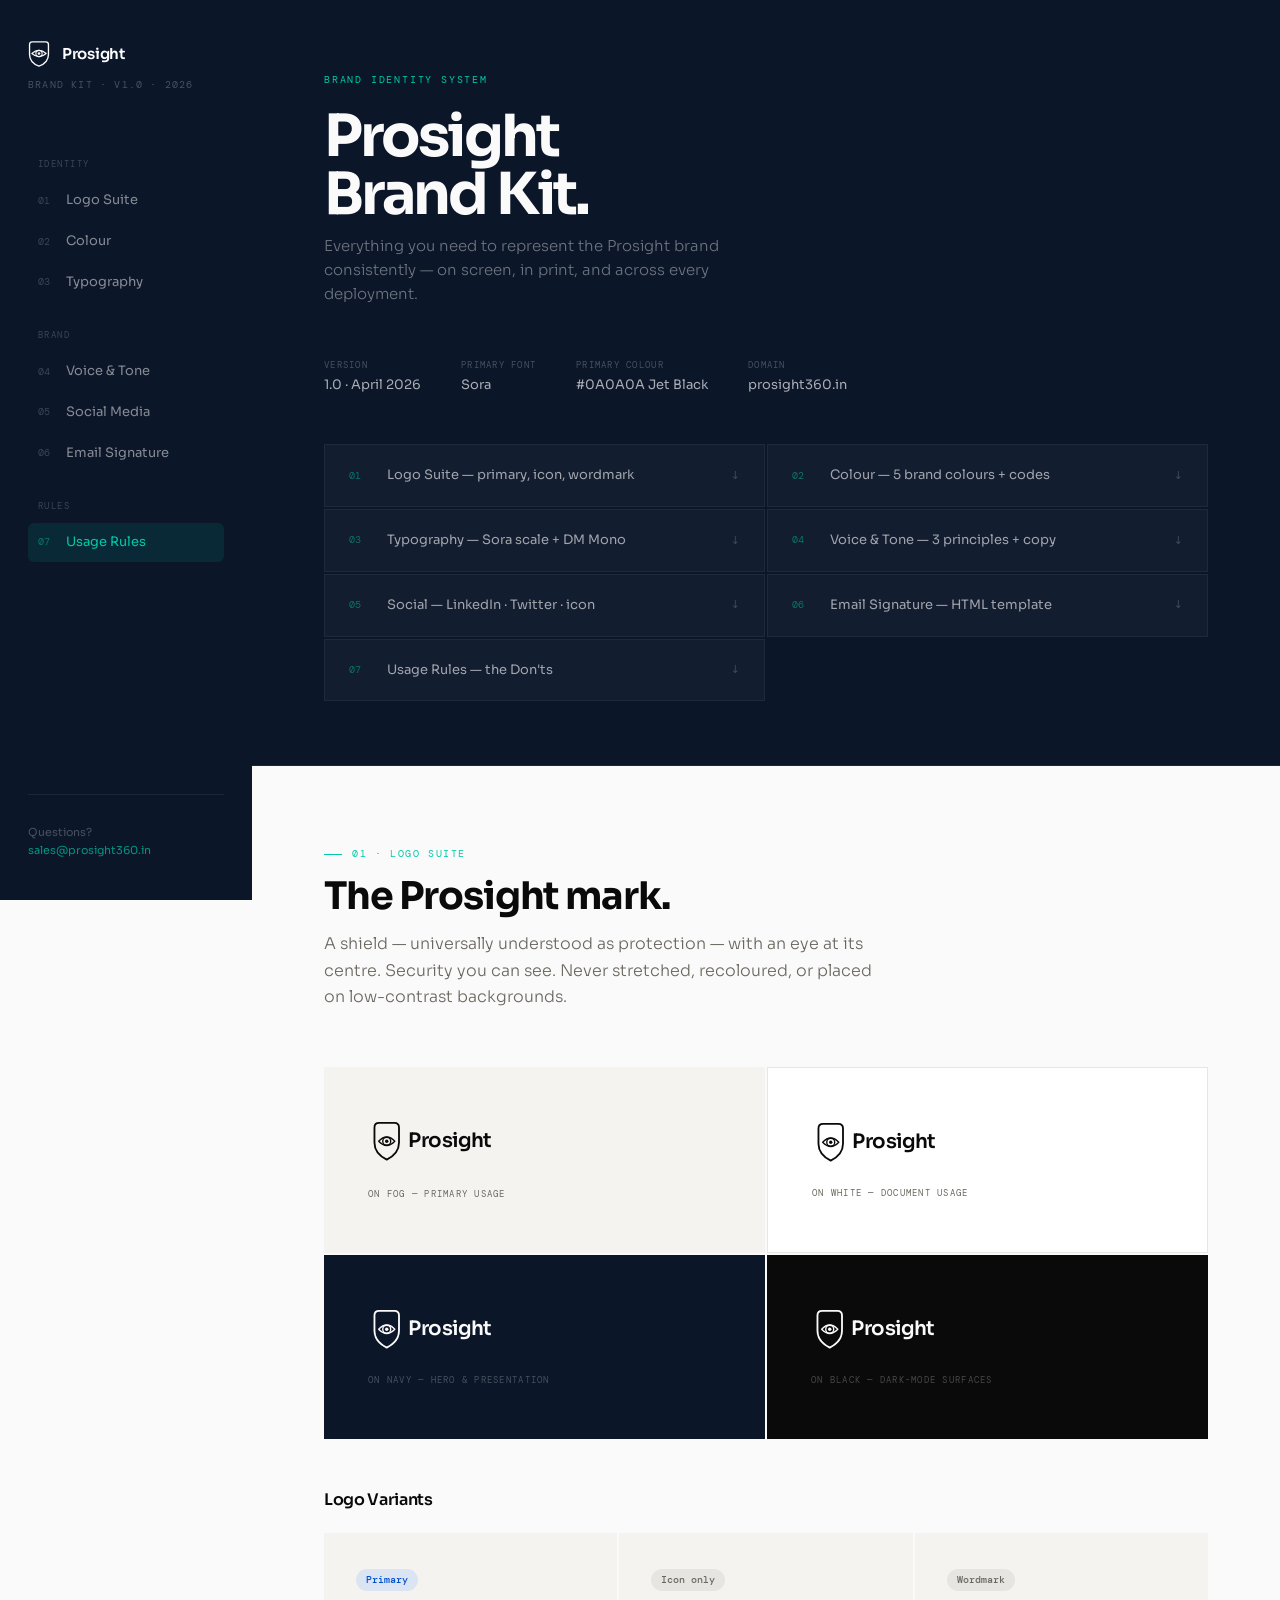
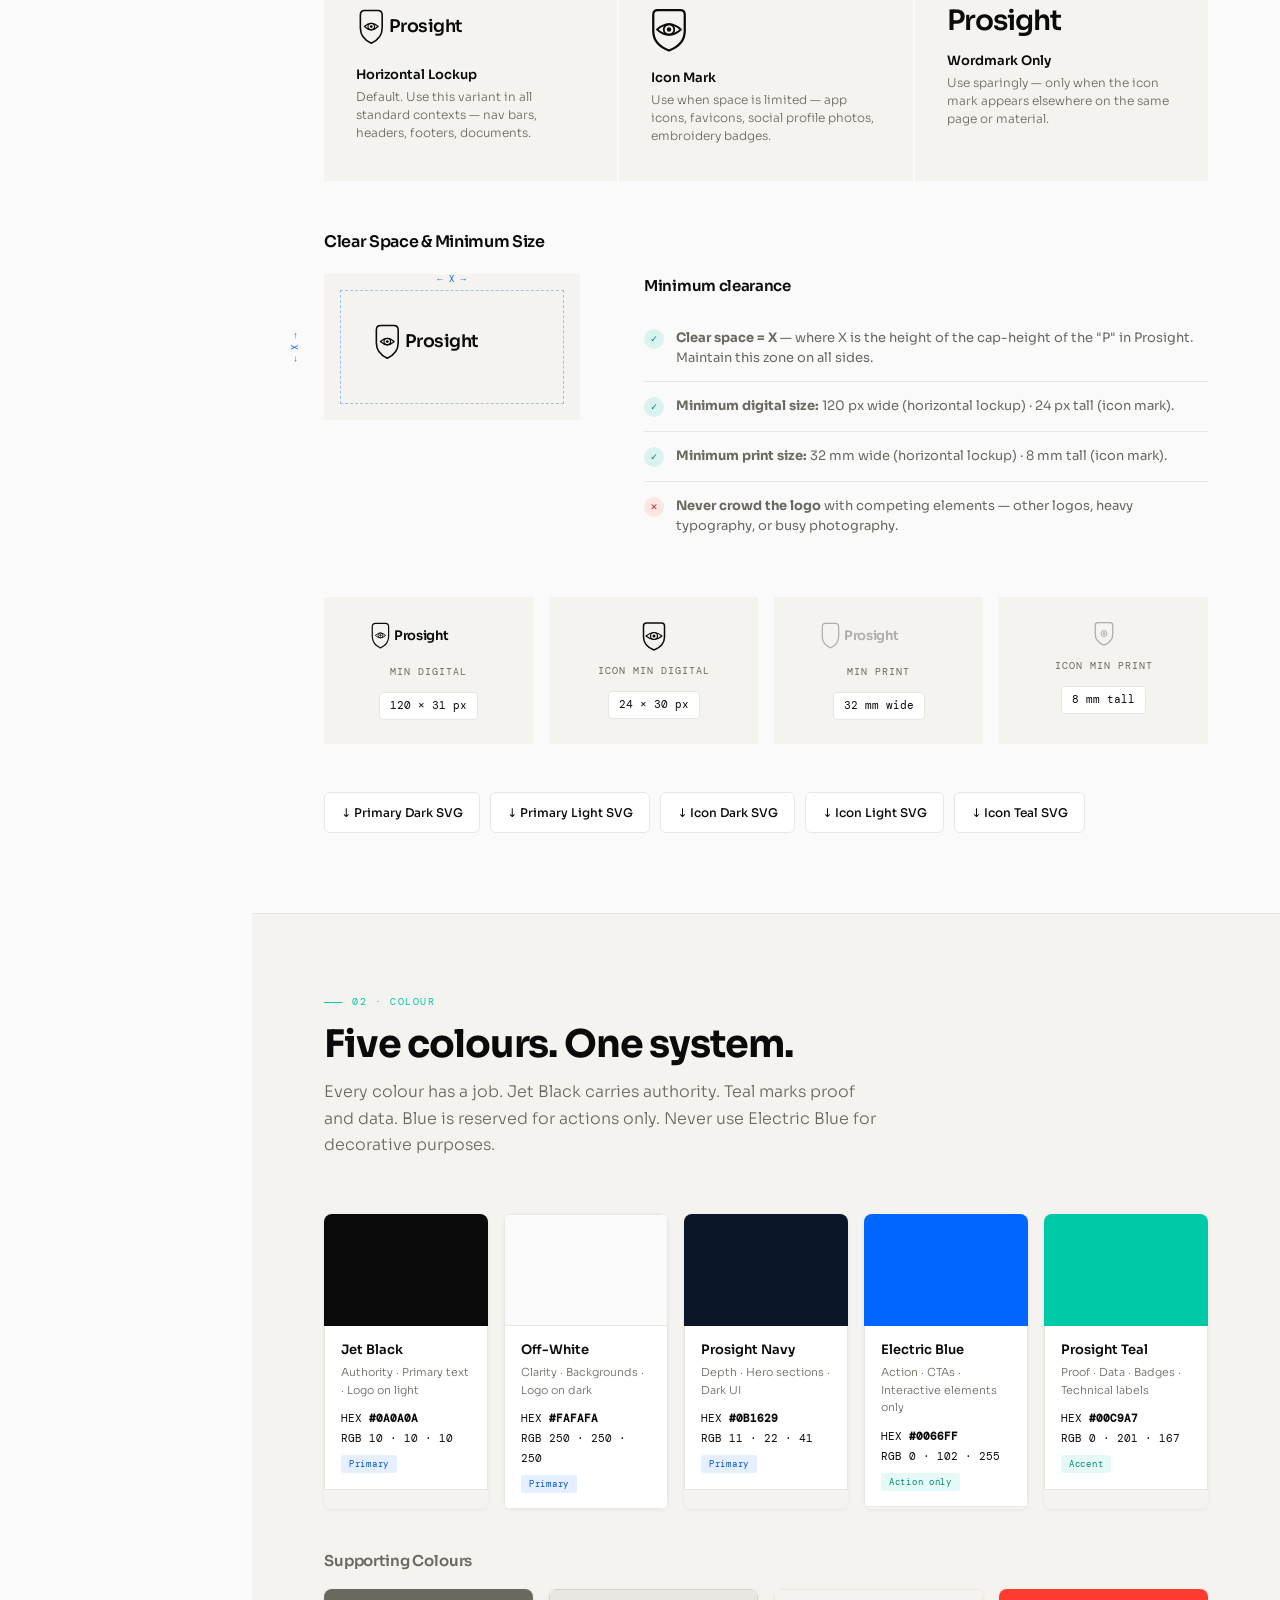
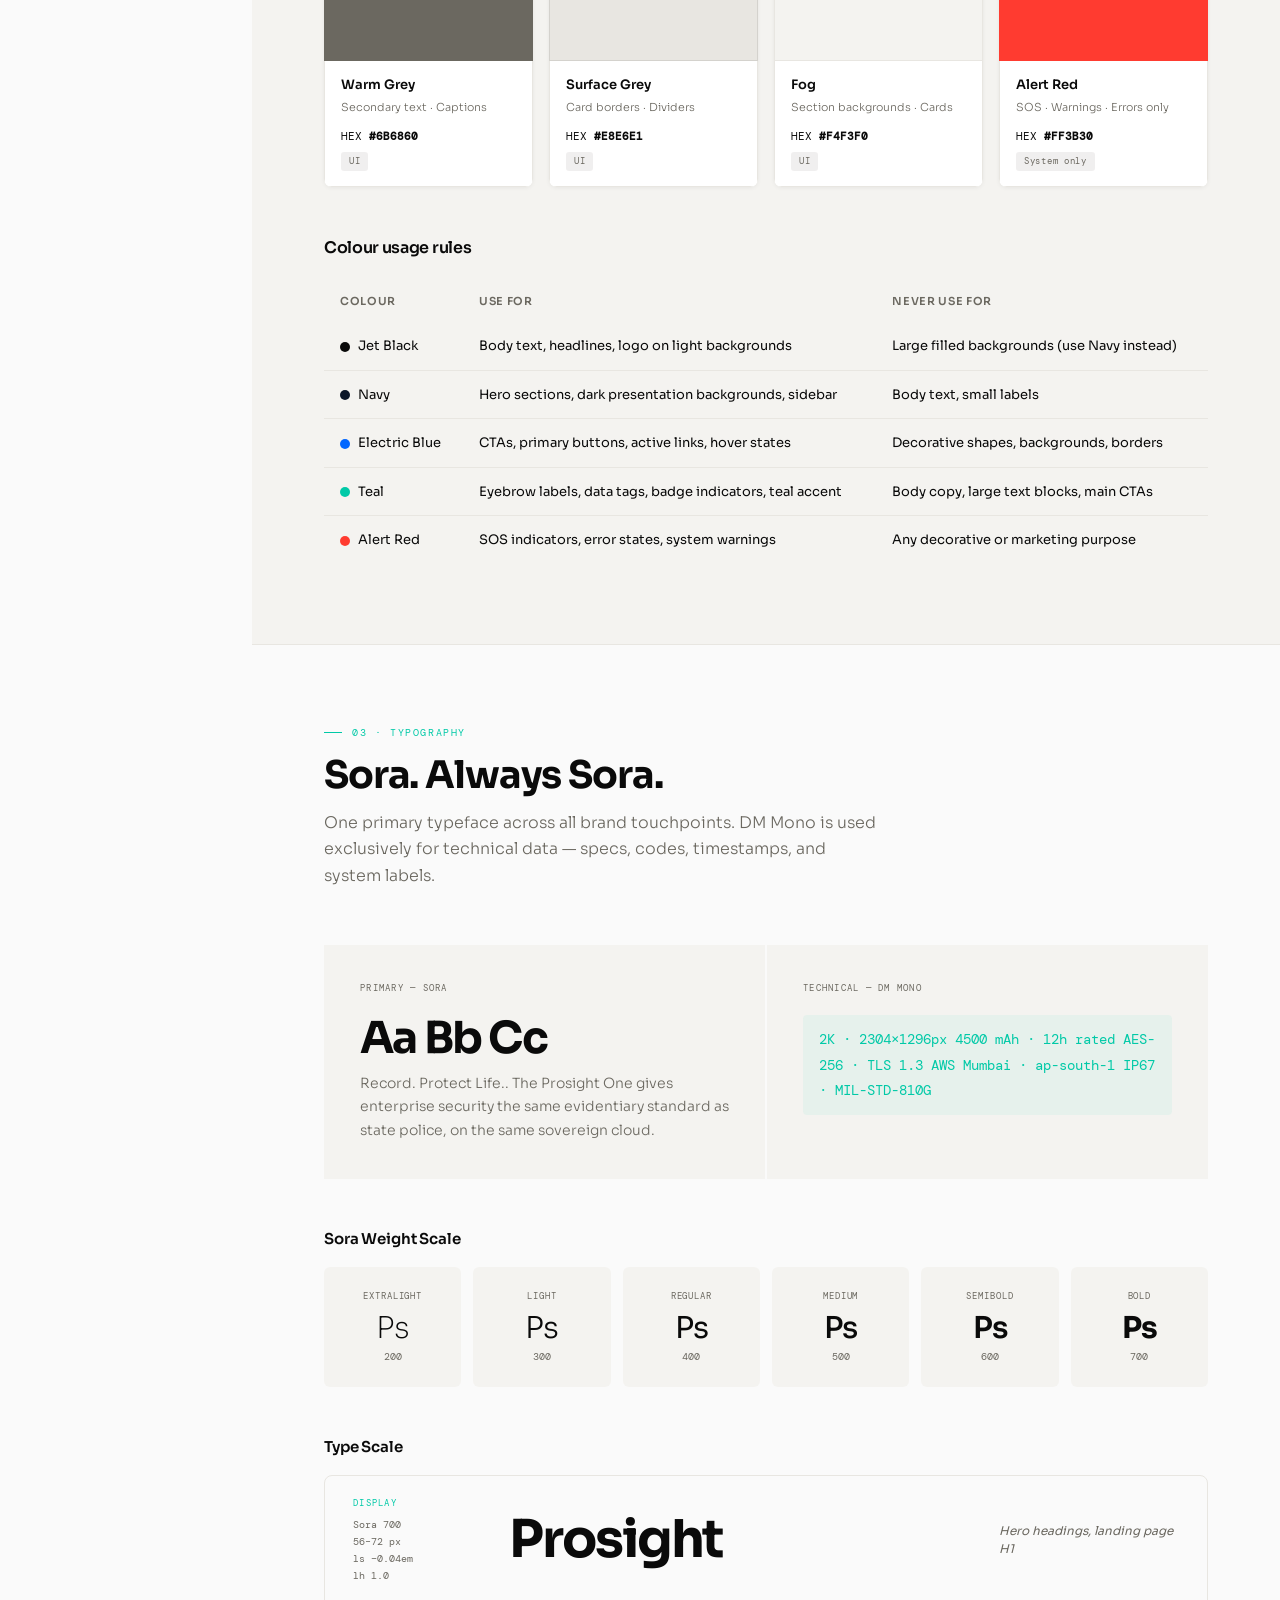
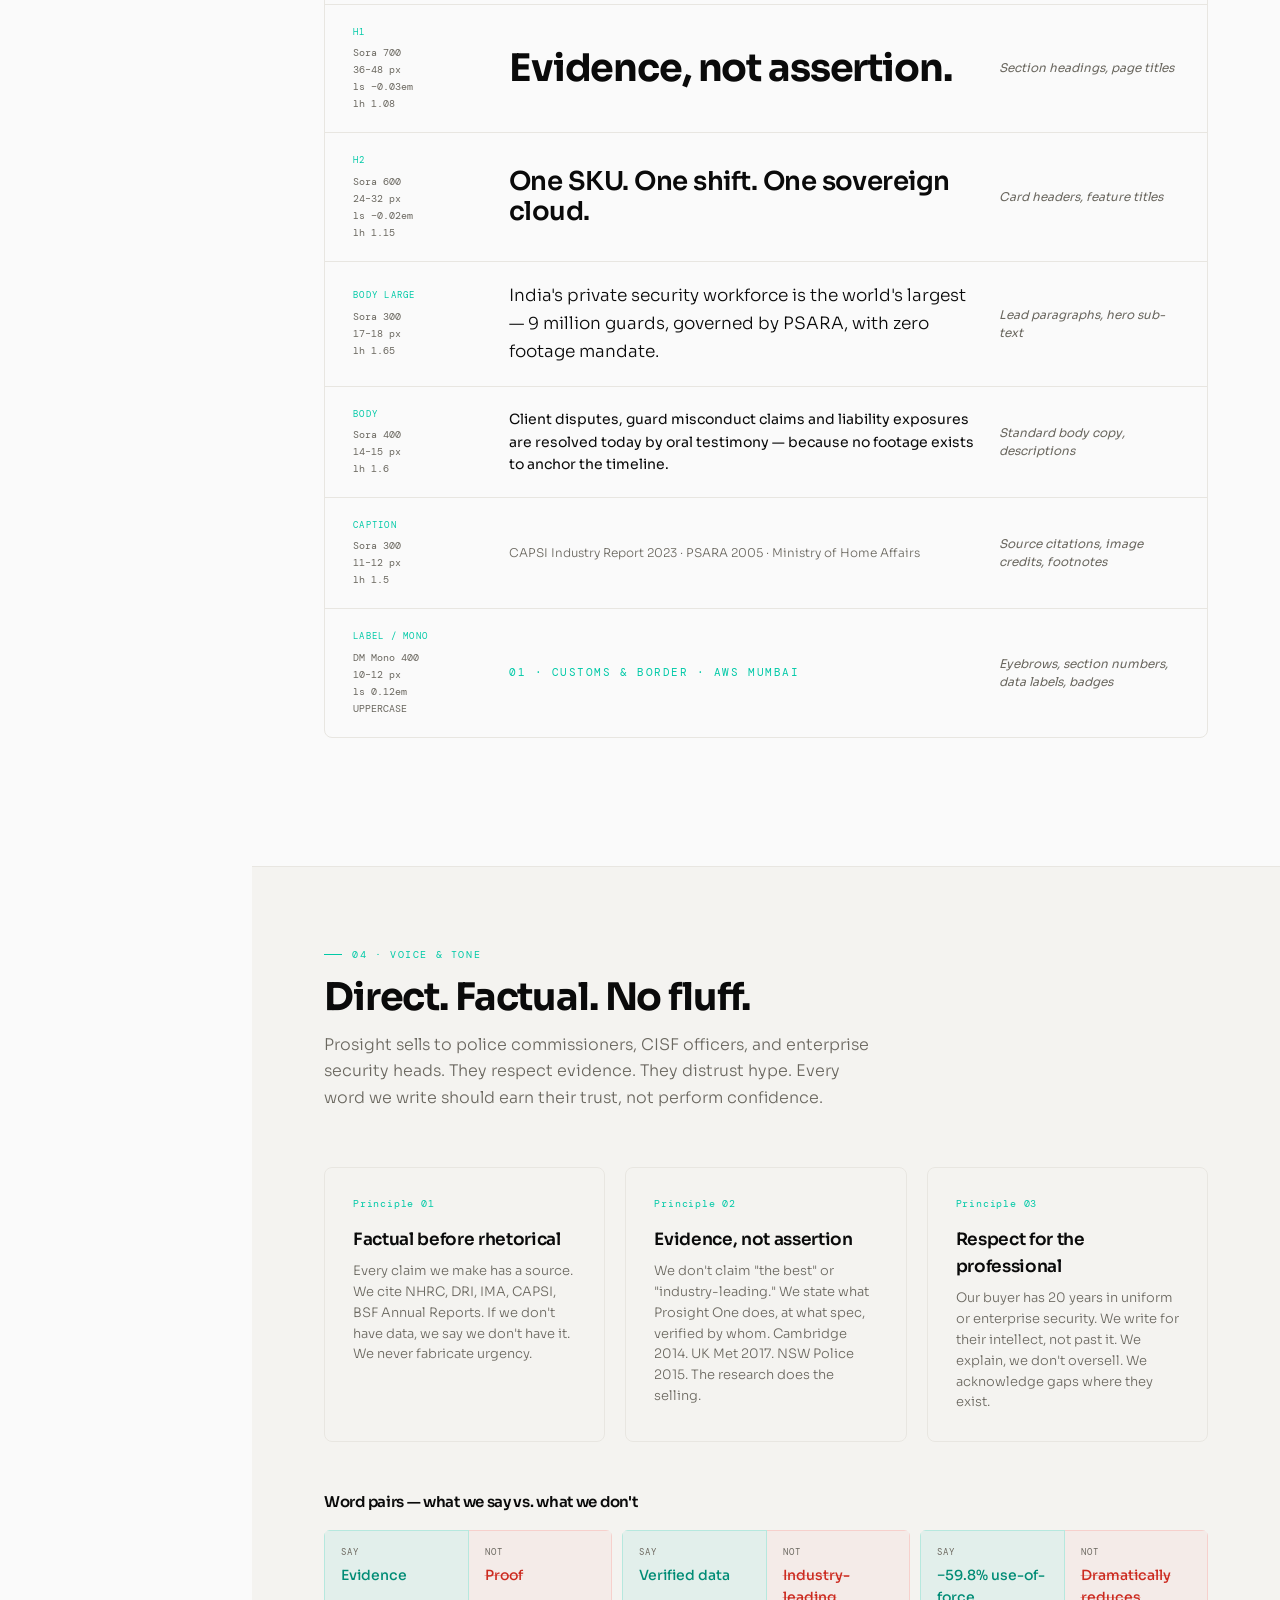
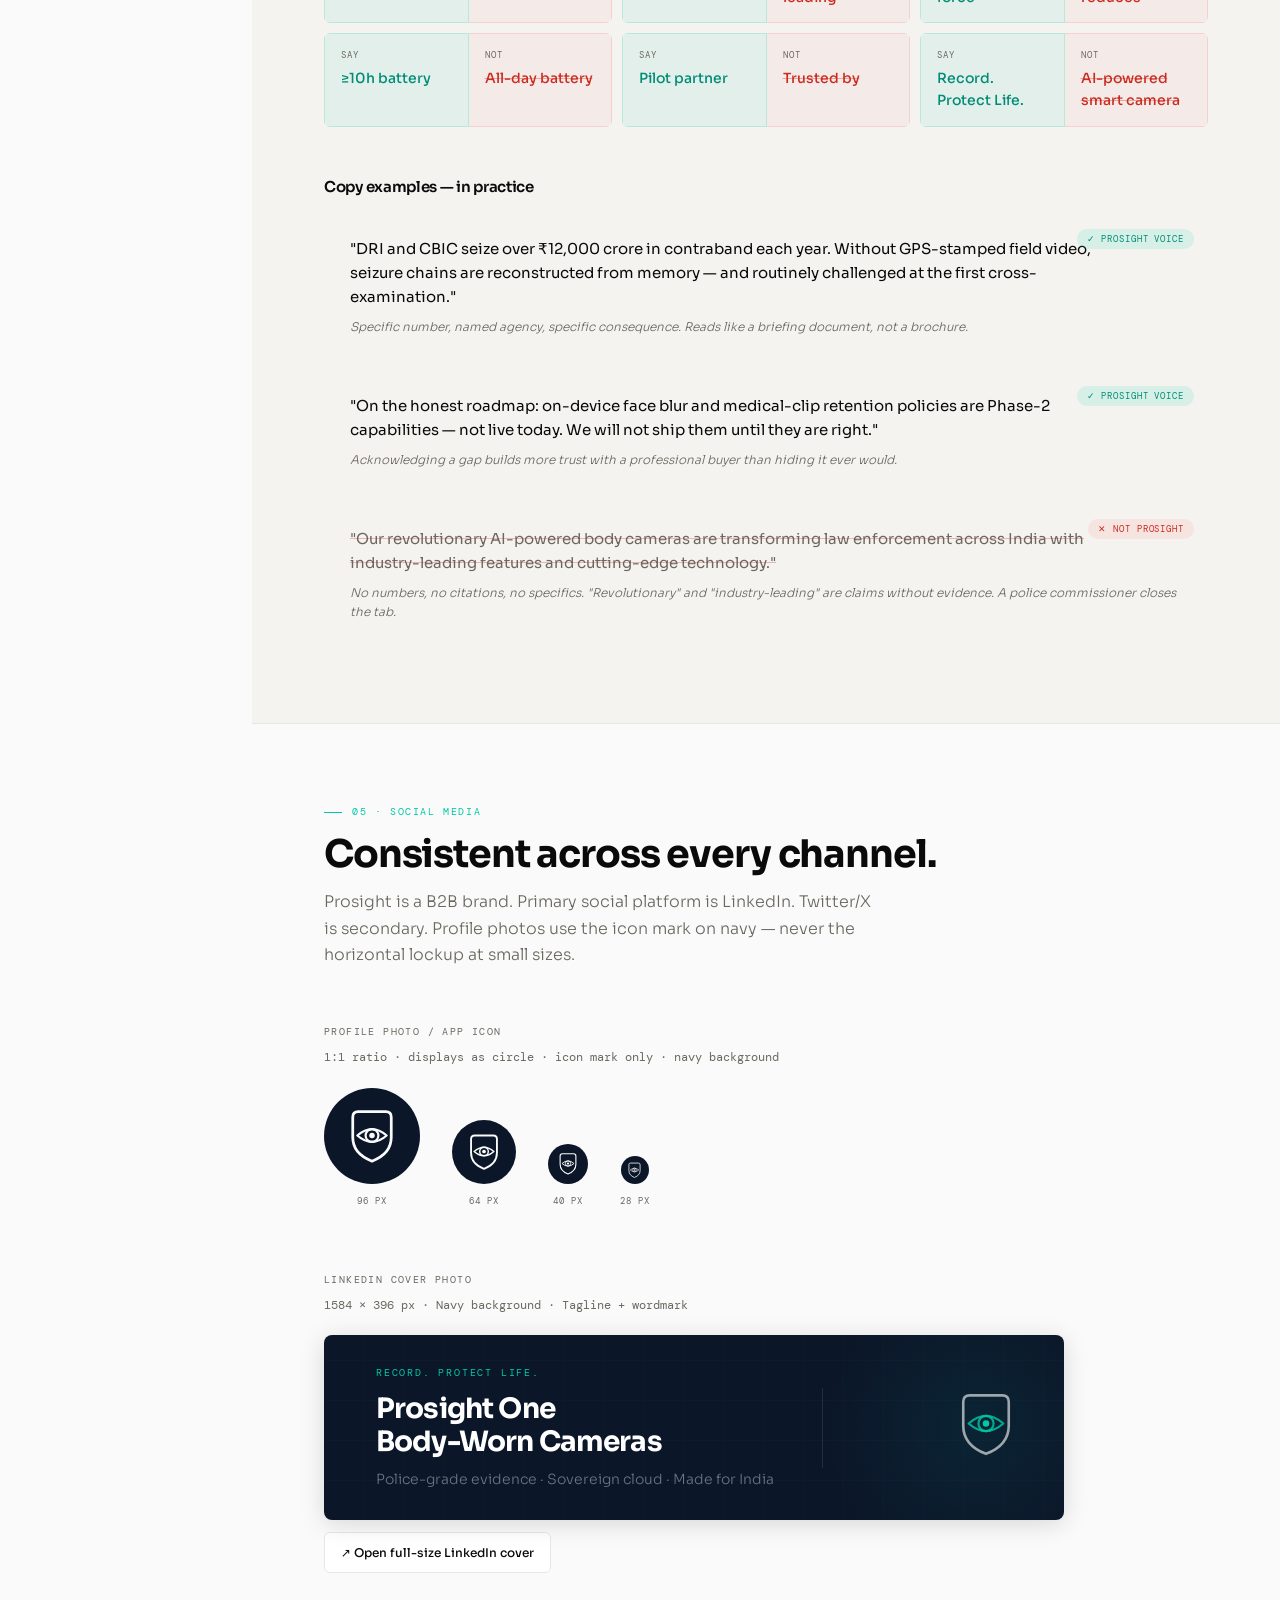
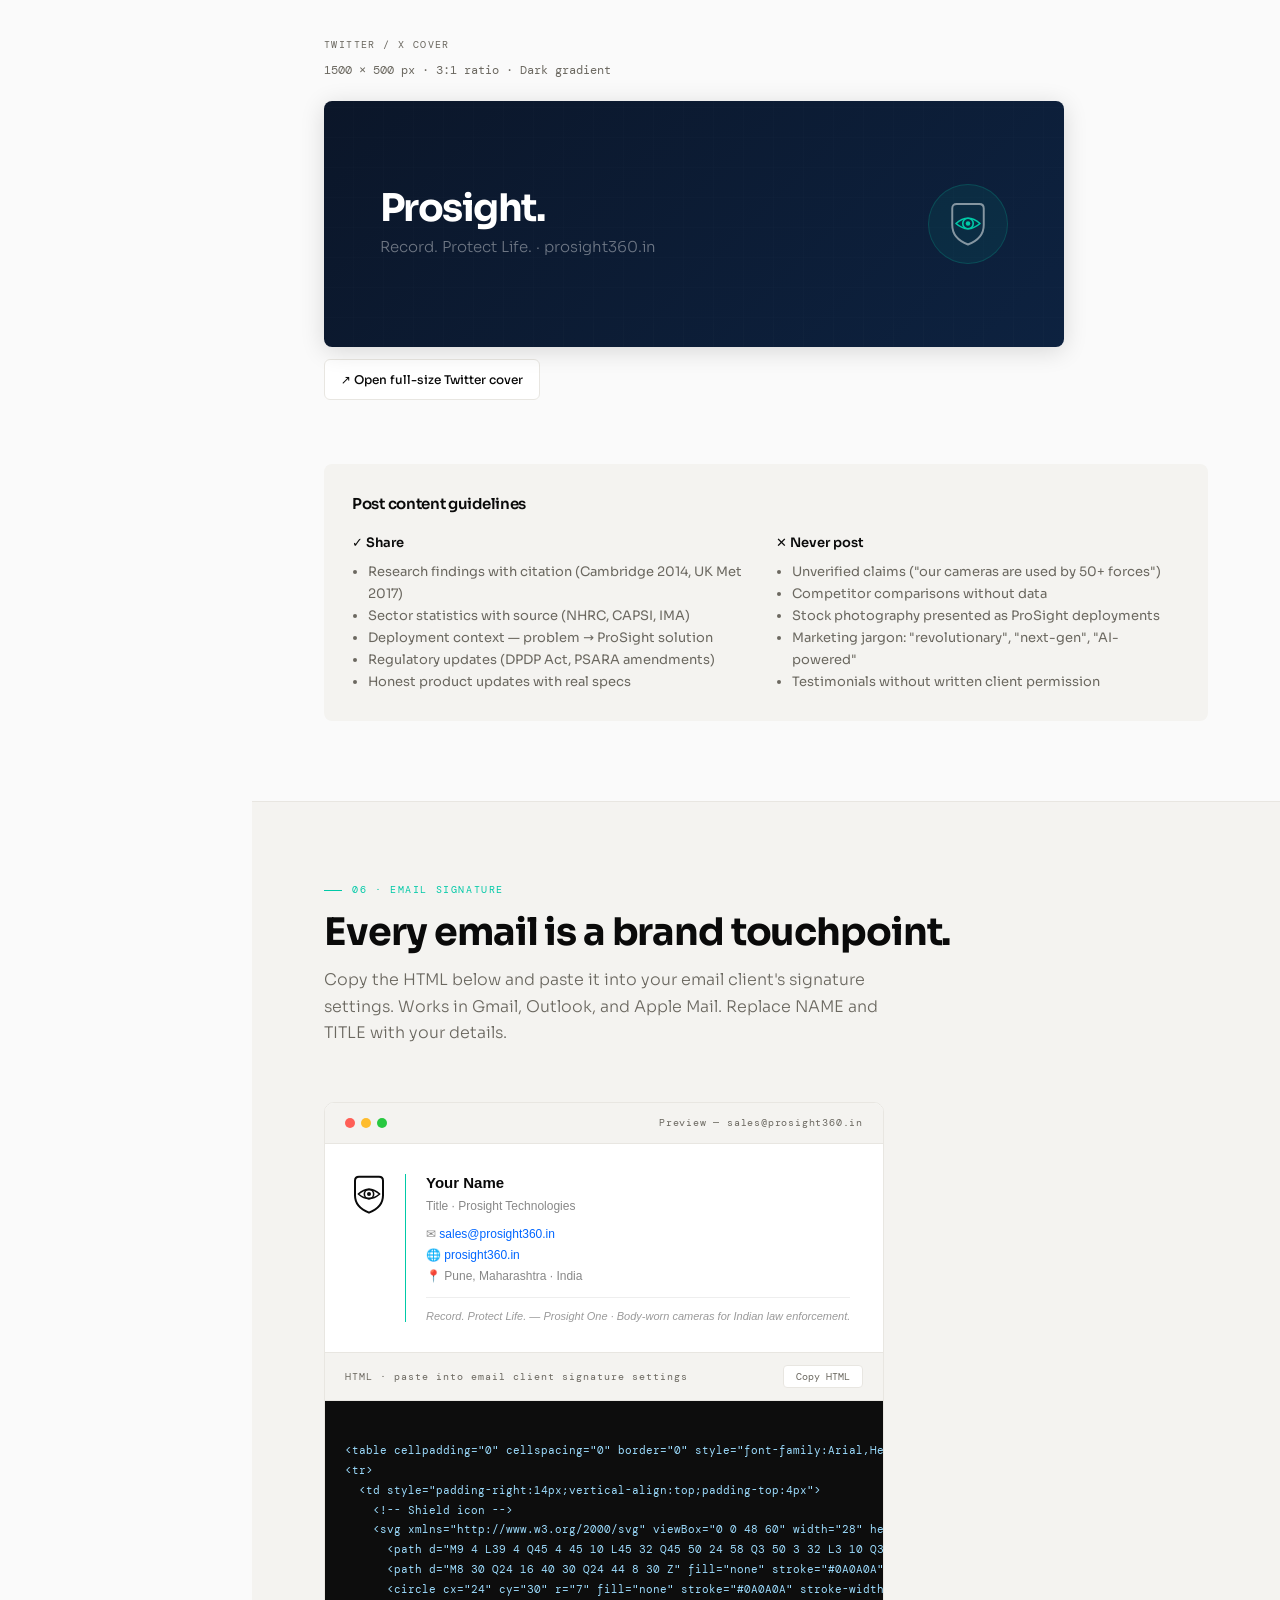
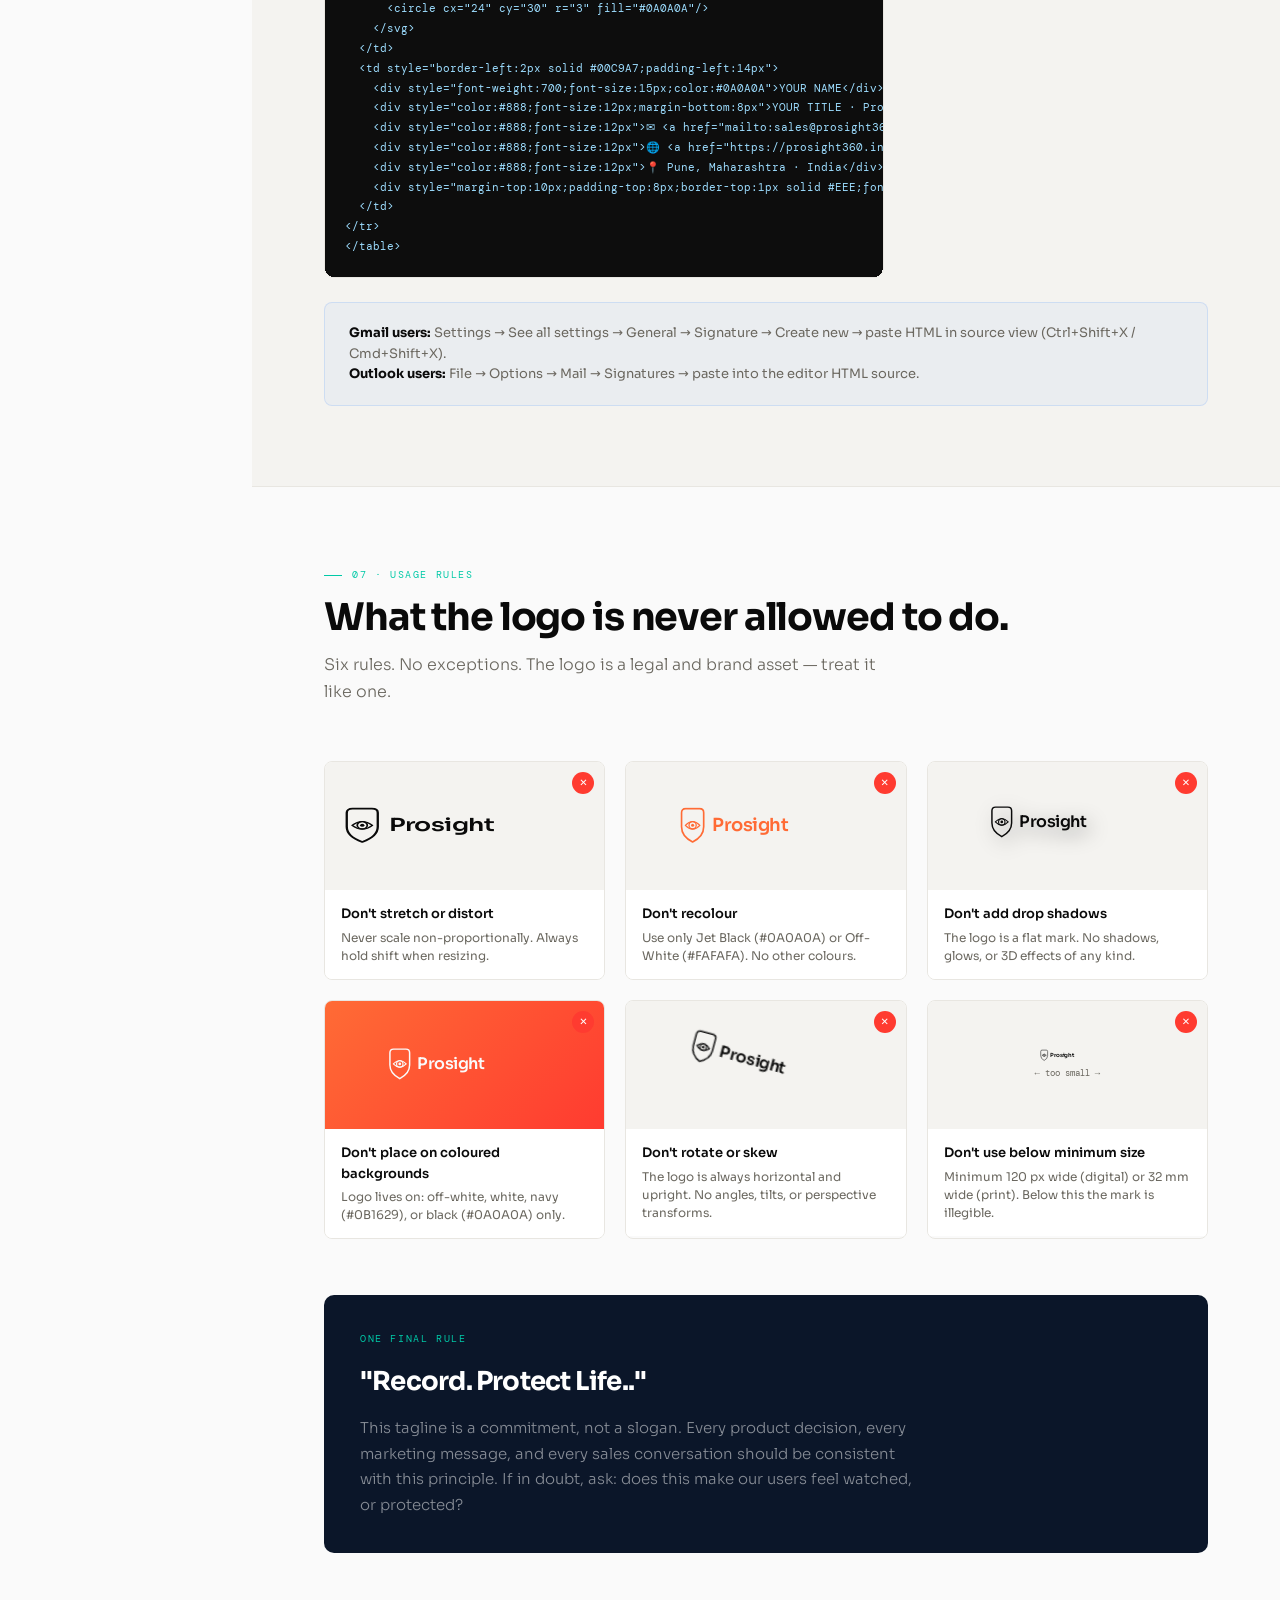
<file: brand-kit/index.html>
<!DOCTYPE html>
<html lang="en">
<head>
<meta charset="UTF-8">
<meta name="viewport" content="width=device-width, initial-scale=1.0">
<title>Prosight Brand Kit · 2026</title>
<link rel="preconnect" href="https://fonts.googleapis.com">
<link rel="preconnect" href="https://fonts.gstatic.com" crossorigin>
<link href="https://fonts.googleapis.com/css2?family=Sora:wght@200;300;400;500;600;700&family=DM+Mono:wght@400;500&display=swap" rel="stylesheet">
<style>
*,*::before,*::after{box-sizing:border-box;margin:0;padding:0}
:root{
  --black:#0A0A0A;
  --white:#FAFAFA;
  --navy:#0B1629;
  --blue:#0066FF;
  --teal:#00C9A7;
  --grey-1:#6B6860;
  --grey-2:#E8E6E1;
  --grey-3:#F4F3F0;
  --red:#FF3B30;
  --f-main:'Sora',system-ui,sans-serif;
  --f-mono:'DM Mono','Courier New',monospace;
}
html{scroll-behavior:smooth}
body{font-family:var(--f-main);background:var(--white);color:var(--black);line-height:1.6}

/* ── Layout ── */
.layout{display:grid;grid-template-columns:252px 1fr;min-height:100vh}

/* ── Sidebar ── */
.sidebar{
  position:sticky;top:0;height:100vh;overflow-y:auto;
  background:var(--navy);padding:40px 28px;
  display:flex;flex-direction:column;
}
.sidebar__brand{display:flex;align-items:center;gap:12px;margin-bottom:10px}
.sidebar__brand-name{font-size:15px;font-weight:600;color:white;letter-spacing:-0.02em}
.sidebar__version{font-family:var(--f-mono);font-size:10px;letter-spacing:0.12em;text-transform:uppercase;color:rgba(255,255,255,0.25);margin-bottom:40px}
.sidebar__section-label{font-family:var(--f-mono);font-size:9px;letter-spacing:0.16em;text-transform:uppercase;color:rgba(255,255,255,0.2);margin-bottom:10px;margin-top:24px;padding-left:10px}
.nav__item{
  display:flex;align-items:center;gap:10px;padding:9px 10px;border-radius:6px;
  text-decoration:none;color:rgba(255,255,255,0.5);font-size:13px;font-weight:400;
  transition:all 0.15s;margin-bottom:2px;
}
.nav__item:hover{background:rgba(255,255,255,0.06);color:rgba(255,255,255,0.85)}
.nav__item.active,.nav__item:focus{background:rgba(0,201,167,0.1);color:var(--teal);outline:none}
.nav__num{font-family:var(--f-mono);font-size:10px;color:rgba(255,255,255,0.2);min-width:18px}
.nav__item.active .nav__num{color:rgba(0,201,167,0.5)}
.sidebar__footer{margin-top:auto;padding-top:28px;border-top:1px solid rgba(255,255,255,0.07)}
.sidebar__footer p{font-size:11px;color:rgba(255,255,255,0.25);line-height:1.7}
.sidebar__footer a{color:rgba(0,201,167,0.7);text-decoration:none}

/* ── Content ── */
.content{}
.section{padding:80px 72px;border-bottom:1px solid var(--grey-2)}
.section:last-child{border-bottom:none}
.section--dark{background:var(--navy);color:var(--white)}
.section--grey{background:var(--grey-3)}

/* ── Section header ── */
.sec-eyebrow{
  font-family:var(--f-mono);font-size:10px;letter-spacing:0.16em;
  text-transform:uppercase;color:var(--teal);margin-bottom:14px;
  display:flex;align-items:center;gap:10px
}
.sec-eyebrow::before{content:'';display:block;width:18px;height:1px;background:var(--teal)}
.sec-h{font-size:38px;font-weight:700;letter-spacing:-0.03em;line-height:1.08;margin-bottom:14px}
.sec-sub{font-size:16px;color:var(--grey-1);line-height:1.65;max-width:560px;margin-bottom:56px;font-weight:300}
.section--dark .sec-sub{color:rgba(255,255,255,0.45)}
.section--dark .sec-h{color:var(--white)}

/* ── HERO ── */
.hero{
  background:var(--navy);color:var(--white);
  padding:72px 72px 64px;
  border-bottom:1px solid rgba(255,255,255,0.07)
}
.hero__kicker{font-family:var(--f-mono);font-size:10px;letter-spacing:0.18em;text-transform:uppercase;color:var(--teal);margin-bottom:20px}
.hero__h{font-size:58px;font-weight:700;letter-spacing:-0.05em;line-height:1;margin-bottom:10px}
.hero__sub{font-size:15px;color:rgba(255,255,255,0.4);font-weight:300;margin-bottom:52px;max-width:480px}
.hero__meta{display:grid;grid-template-columns:repeat(4,auto);gap:40px;width:fit-content}
.hero__meta-label{font-family:var(--f-mono);font-size:9px;letter-spacing:0.14em;text-transform:uppercase;color:rgba(255,255,255,0.25);margin-bottom:3px}
.hero__meta-val{font-size:13px;color:rgba(255,255,255,0.65);font-weight:400}

/* ── Index of contents ── */
.toc{display:grid;grid-template-columns:1fr 1fr;gap:2px;margin-top:48px}
.toc__item{
  padding:20px 24px;background:rgba(255,255,255,0.03);
  display:flex;align-items:center;gap:14px;
  border:1px solid rgba(255,255,255,0.05);text-decoration:none;
  transition:background 0.15s;color:rgba(255,255,255,0.6);font-size:13px
}
.toc__item:hover{background:rgba(255,255,255,0.06);color:white}
.toc__num{font-family:var(--f-mono);font-size:10px;color:rgba(0,201,167,0.5);min-width:24px}
.toc__arrow{margin-left:auto;color:rgba(255,255,255,0.2);font-size:11px}

/* ── LOGO SECTION ── */
.logo-showcase{display:grid;grid-template-columns:1fr 1fr;gap:2px;margin-bottom:48px}
.logo-cell{
  padding:52px 44px;display:flex;flex-direction:column;
  align-items:flex-start;justify-content:space-between;min-height:160px
}
.logo-cell--fog{background:#F4F3F0}
.logo-cell--white{background:white;border:1px solid var(--grey-2)}
.logo-cell--navy{background:var(--navy)}
.logo-cell--black{background:#0A0A0A}
.logo-cell__label{font-family:var(--f-mono);font-size:9px;letter-spacing:0.14em;text-transform:uppercase;color:var(--grey-1);margin-top:20px}
.logo-cell--navy .logo-cell__label,.logo-cell--black .logo-cell__label{color:rgba(255,255,255,0.25)}

.logo-variants{display:grid;grid-template-columns:1fr 1fr 1fr;gap:2px;margin-bottom:48px}
.logo-var{padding:36px 32px;background:var(--grey-3);display:flex;flex-direction:column;gap:16px;align-items:flex-start}
.logo-var__h{font-weight:600;font-size:13px;margin-bottom:2px}
.logo-var__note{font-size:12px;color:var(--grey-1);line-height:1.5;font-weight:300}
.logo-var__badge{display:inline-block;padding:3px 10px;border-radius:100px;font-size:10px;font-weight:500;font-family:var(--f-mono)}
.logo-var__badge--primary{background:rgba(0,102,255,0.1);color:#0052CC}
.logo-var__badge--secondary{background:rgba(0,0,0,0.06);color:var(--grey-1)}

/* Clear space */
.clearspace-wrap{display:flex;gap:64px;align-items:flex-start;margin-bottom:48px;flex-wrap:wrap}
.clearspace-box{position:relative;padding:48px;background:var(--grey-3)}
.clearspace-inner{position:relative;z-index:1}
.clearspace-frame{
  position:absolute;top:16px;left:16px;right:16px;bottom:16px;
  border:1.5px dashed rgba(0,102,255,0.35)
}
.clearspace-arrow{position:absolute;font-family:var(--f-mono);font-size:9px;color:var(--blue);letter-spacing:0.08em}
.clearspace-arrow.top{top:0;left:50%;transform:translateX(-50%);text-align:center}
.clearspace-arrow.left{left:-44px;top:50%;transform:translateY(-50%) rotate(-90deg)}
.clearspace-rules{flex:1;min-width:260px}
.clearspace-rules h4{font-size:15px;font-weight:600;margin-bottom:16px;letter-spacing:-0.02em}
.rule-row{display:flex;gap:12px;padding:14px 0;border-bottom:1px solid var(--grey-2);align-items:flex-start}
.rule-row:last-child{border-bottom:none}
.rule-icon{width:20px;height:20px;border-radius:50%;display:flex;align-items:center;justify-content:center;font-size:9px;flex-shrink:0;margin-top:1px}
.rule-icon--green{background:rgba(0,201,167,0.12);color:#008C76}
.rule-icon--red{background:rgba(255,59,48,0.1);color:#CC2B20}
.rule-text{font-size:13px;color:var(--grey-1);line-height:1.5}

/* Min sizes */
.minsize-grid{display:grid;grid-template-columns:repeat(4,1fr);gap:16px;margin-bottom:48px}
.minsize-cell{padding:24px;background:var(--grey-3);display:flex;flex-direction:column;gap:12px;align-items:center;text-align:center}
.minsize-label{font-family:var(--f-mono);font-size:10px;color:var(--grey-1);letter-spacing:0.1em;text-transform:uppercase}
.minsize-spec{font-family:var(--f-mono);font-size:11px;color:var(--black);background:white;padding:4px 10px;border-radius:4px;border:1px solid var(--grey-2)}

/* Download strip */
.dl-strip{display:flex;gap:10px;flex-wrap:wrap;margin-top:32px}
.dl-btn{
  display:inline-flex;align-items:center;gap:7px;padding:10px 16px;
  border:1.5px solid var(--grey-2);border-radius:6px;font-size:12px;font-weight:500;
  color:var(--black);text-decoration:none;background:white;
  transition:all 0.15s;font-family:var(--f-main);cursor:pointer
}
.dl-btn:hover{border-color:var(--black);background:var(--black);color:white}

/* ── COLOR SECTION ── */
.color-primary-grid{display:grid;grid-template-columns:repeat(5,1fr);gap:16px;margin-bottom:40px}
.color-card{border-radius:8px;overflow:hidden;box-shadow:0 1px 4px rgba(0,0,0,0.06)}
.color-swatch{height:112px;cursor:pointer;transition:transform 0.1s;position:relative}
.color-swatch:hover{transform:scale(1.01)}
.color-swatch__copy{
  position:absolute;bottom:10px;right:10px;
  background:rgba(0,0,0,0.25);color:white;
  font-size:9px;font-family:var(--f-mono);letter-spacing:0.08em;
  padding:3px 8px;border-radius:3px;opacity:0;transition:opacity 0.2s
}
.color-swatch:hover .color-swatch__copy{opacity:1}
.color-info{padding:14px 16px;background:white;border:1px solid var(--grey-2);border-top:none}
.color-name{font-weight:600;font-size:13px;margin-bottom:3px}
.color-role{font-size:11px;color:var(--grey-1);margin-bottom:10px;font-weight:300}
.color-code{font-family:var(--f-mono);font-size:11px;color:var(--black);line-height:1.8}
.color-code span{display:block}
.color-tag{display:inline-block;padding:2px 8px;border-radius:3px;font-size:9px;font-family:var(--f-mono);letter-spacing:0.08em;margin-top:6px}
.ct-primary{background:rgba(0,102,255,0.1);color:#0052CC}
.ct-secondary{background:rgba(0,0,0,0.06);color:var(--grey-1)}
.ct-accent{background:rgba(0,201,167,0.1);color:#008C76}
.ct-neutral{background:rgba(107,104,96,0.1);color:var(--grey-1)}

.color-secondary-grid{display:grid;grid-template-columns:repeat(4,1fr);gap:16px}
.color-secondary-grid .color-swatch{height:72px}

.color-usage{margin-top:48px}
.color-usage h4{font-size:16px;font-weight:600;margin-bottom:20px;letter-spacing:-0.02em}
.usage-table{width:100%;border-collapse:collapse;font-size:13px}
.usage-table th{text-align:left;padding:12px 16px;background:var(--grey-3);font-weight:600;font-size:11px;letter-spacing:0.06em;text-transform:uppercase;color:var(--grey-1)}
.usage-table td{padding:14px 16px;border-bottom:1px solid var(--grey-2);line-height:1.5}
.usage-table tr:last-child td{border-bottom:none}
.color-dot{display:inline-block;width:10px;height:10px;border-radius:50%;margin-right:8px;vertical-align:middle}

/* ── TYPOGRAPHY SECTION ── */
.type-scale{border:1px solid var(--grey-2);border-radius:8px;overflow:hidden;margin-bottom:48px}
.type-row{display:grid;grid-template-columns:136px 1fr 180px;align-items:center;padding:20px 28px;border-bottom:1px solid var(--grey-2);gap:20px}
.type-row:last-child{border-bottom:none}
.type-meta__role{font-family:var(--f-mono);font-size:9px;letter-spacing:0.14em;text-transform:uppercase;color:var(--teal);margin-bottom:5px}
.type-meta__spec{font-size:10px;color:var(--grey-1);font-family:var(--f-mono);line-height:1.7}
.type-usage{font-size:12px;color:var(--grey-1);font-style:italic;line-height:1.5}

.weight-grid{display:grid;grid-template-columns:repeat(6,1fr);gap:12px;margin-bottom:48px}
.weight-cell{padding:22px 18px;background:var(--grey-3);border-radius:6px;text-align:center}
.weight-label{font-family:var(--f-mono);font-size:9px;letter-spacing:0.1em;text-transform:uppercase;color:var(--grey-1);margin-bottom:10px}
.weight-sample{font-size:30px;line-height:1;letter-spacing:-0.03em;margin-bottom:6px}
.weight-num{font-size:10px;color:var(--grey-1);font-family:var(--f-mono)}

.font-pair{display:grid;grid-template-columns:1fr 1fr;gap:2px;margin-bottom:48px}
.fp-block{padding:36px;background:var(--grey-3)}
.fp-block__label{font-family:var(--f-mono);font-size:9px;letter-spacing:0.14em;text-transform:uppercase;color:var(--grey-1);margin-bottom:20px}
.fp-large{font-size:44px;font-weight:700;letter-spacing:-0.04em;line-height:1.05;margin-bottom:10px}
.fp-body{font-size:14px;line-height:1.7;font-weight:300;color:var(--grey-1)}
.fp-mono{font-family:var(--f-mono);font-size:14px;color:var(--teal);background:rgba(0,201,167,0.06);padding:12px 16px;border-radius:4px;line-height:1.8;margin-top:12px}

/* ── VOICE SECTION ── */
.voice-pillars{display:grid;grid-template-columns:repeat(3,1fr);gap:20px;margin-bottom:48px}
.voice-pillar{padding:28px;border:1.5px solid var(--grey-2);border-radius:8px}
.voice-pillar__num{font-family:var(--f-mono);font-size:10px;color:var(--teal);margin-bottom:14px;letter-spacing:0.08em}
.voice-pillar__h{font-size:17px;font-weight:600;margin-bottom:8px;letter-spacing:-0.02em}
.voice-pillar__p{font-size:13px;color:var(--grey-1);line-height:1.6;font-weight:300}

.word-pairs{display:grid;grid-template-columns:repeat(3,1fr);gap:10px;margin-bottom:48px}
.word-pair{display:flex;border-radius:6px;overflow:hidden}
.word-do{padding:14px 16px;background:rgba(0,201,167,0.07);border:1px solid rgba(0,201,167,0.2);flex:1}
.word-dont{padding:14px 16px;background:rgba(255,59,48,0.04);border:1px solid rgba(255,59,48,0.15);flex:1;border-left:none}
.wp-label{font-size:9px;letter-spacing:0.12em;text-transform:uppercase;color:var(--grey-1);margin-bottom:4px;font-family:var(--f-mono)}
.wp-word{font-size:14px;font-weight:500}
.word-do .wp-word{color:#008C76}
.word-dont .wp-word{color:#CC2B20;text-decoration:line-through;text-decoration-color:rgba(204,43,32,0.35)}

.copy-examples{display:flex;flex-direction:column;gap:14px}
.copy-ex{padding:22px 26px;border-radius:8px;background:var(--grey-3);position:relative}
.copy-ex__badge{position:absolute;top:14px;right:14px;font-size:9px;letter-spacing:0.1em;text-transform:uppercase;padding:3px 10px;border-radius:100px;font-family:var(--f-mono)}
.copy-ex__badge.good{background:rgba(0,201,167,0.12);color:#008C76}
.copy-ex__badge.bad{background:rgba(255,59,48,0.08);color:#CC2B20}
.copy-ex__quote{font-size:15px;line-height:1.6;font-weight:400;padding-right:80px}
.copy-ex__quote.bad{color:var(--grey-1);text-decoration:line-through;text-decoration-color:rgba(204,43,32,0.3)}
.copy-ex__why{font-size:12px;color:var(--grey-1);margin-top:8px;font-weight:300;font-style:italic}

/* ── SOCIAL SECTION ── */
.social-block{margin-bottom:64px}
.social-block:last-child{margin-bottom:0}
.social-label{font-family:var(--f-mono);font-size:10px;letter-spacing:0.14em;text-transform:uppercase;color:var(--grey-1);margin-bottom:8px}
.social-spec{font-size:12px;color:var(--grey-1);margin-bottom:20px;font-family:var(--f-mono)}

/* LinkedIn cover mockup */
.li-cover-wrap{position:relative;max-width:740px;border-radius:8px;overflow:hidden;box-shadow:0 4px 24px rgba(0,0,0,0.14)}
.li-cover{
  width:100%;aspect-ratio:1584/396;
  background:var(--navy);
  display:flex;align-items:center;padding:0 52px;
  position:relative;overflow:hidden
}
.li-cover__grid{
  position:absolute;inset:0;opacity:0.03;
  background-image:repeating-linear-gradient(0deg,transparent,transparent 39px,white 40px),
                   repeating-linear-gradient(90deg,transparent,transparent 39px,white 40px)
}
.li-cover__accent{position:absolute;right:-60px;top:50%;transform:translateY(-50%);width:300px;height:300px;border-radius:50%;background:radial-gradient(circle,rgba(0,201,167,0.08) 0%,transparent 70%)}
.li-cover__left{position:relative;z-index:1}
.li-cover__kicker{font-family:var(--f-mono);font-size:10px;letter-spacing:0.18em;text-transform:uppercase;color:var(--teal);margin-bottom:12px}
.li-cover__headline{font-size:clamp(18px,3vw,28px);font-weight:700;color:white;letter-spacing:-0.03em;line-height:1.15;margin-bottom:10px}
.li-cover__sub{font-size:clamp(11px,1.4vw,14px);color:rgba(255,255,255,0.4);font-weight:300}
.li-cover__right{margin-left:auto;position:relative;z-index:1;flex-shrink:0}
.li-cover__divider{width:1px;height:80px;background:rgba(255,255,255,0.1);margin:0 48px;flex-shrink:0}

/* Profile icons grid */
.profile-grid{display:flex;gap:32px;align-items:flex-end;flex-wrap:wrap;margin-bottom:24px}
.profile-item{display:flex;flex-direction:column;align-items:center;gap:10px}
.profile-icon-wrap{border-radius:50%;overflow:hidden;display:flex;align-items:center;justify-content:center}
.profile-item__label{font-family:var(--f-mono);font-size:9px;letter-spacing:0.1em;color:var(--grey-1);text-transform:uppercase}

/* Twitter / X cover */
.tw-cover{
  width:100%;aspect-ratio:3/1;max-width:740px;
  background:linear-gradient(135deg,var(--navy) 0%,#0D2240 100%);
  display:flex;align-items:center;justify-content:space-between;
  padding:0 56px;border-radius:8px;overflow:hidden;
  position:relative;box-shadow:0 4px 24px rgba(0,0,0,0.14)
}
.tw-cover__grid{position:absolute;inset:0;opacity:0.025;background-image:repeating-linear-gradient(0deg,transparent,transparent 29px,white 30px),repeating-linear-gradient(90deg,transparent,transparent 29px,white 30px)}
.tw-cover__left{position:relative;z-index:1}
.tw-cover__headline{font-size:clamp(20px,4vw,38px);font-weight:700;letter-spacing:-0.04em;color:white;line-height:1;margin-bottom:8px}
.tw-cover__sub{font-size:clamp(11px,1.5vw,15px);color:rgba(255,255,255,0.4);font-weight:300}
.tw-cover__right{position:relative;z-index:1;flex-shrink:0}
.tw-cover__dot{width:80px;height:80px;border-radius:50%;background:rgba(0,201,167,0.08);border:1.5px solid rgba(0,201,167,0.2);display:flex;align-items:center;justify-content:center}

/* ── EMAIL SIGNATURE SECTION ── */
.sig-wrap{background:white;border:1px solid var(--grey-2);border-radius:10px;overflow:hidden;max-width:560px}
.sig-header{padding:12px 20px;background:var(--grey-3);border-bottom:1px solid var(--grey-2);display:flex;align-items:center;gap:8px}
.sig-header__dot{width:10px;height:10px;border-radius:50%}
.sig-header__dots{display:flex;gap:6px}
.sig-header__label{font-family:var(--f-mono);font-size:10px;color:var(--grey-1);letter-spacing:0.08em;margin-left:auto}
.sig-preview{padding:28px 28px}
.sig{font-family:'Arial',Helvetica,sans-serif;font-size:13px;line-height:1.5;color:#333}
.sig__top{display:flex;gap:16px;align-items:flex-start}
.sig__mark{flex-shrink:0;margin-top:2px}
.sig__divider-v{width:1px;background:#00C9A7;align-self:stretch;margin:2px 4px;flex-shrink:0}
.sig__info{}
.sig__name{font-weight:700;font-size:15px;color:#0A0A0A;margin-bottom:2px}
.sig__title{color:#888;font-size:12px;margin-bottom:10px}
.sig__contacts{display:flex;flex-direction:column;gap:3px}
.sig__c{font-size:12px;color:#888}
.sig__c a{color:#0066FF;text-decoration:none}
.sig__tagline{margin-top:12px;padding-top:10px;border-top:1px solid #EEE;font-size:11px;color:#999;font-style:italic}

.sig-code-wrap{border-top:1px solid var(--grey-2)}
.sig-code-header{padding:12px 20px;background:var(--grey-3);border-bottom:1px solid var(--grey-2);display:flex;align-items:center;justify-content:space-between}
.sig-code-header span{font-family:var(--f-mono);font-size:10px;color:var(--grey-1);letter-spacing:0.1em}
.copy-code-btn{font-family:var(--f-mono);font-size:10px;padding:4px 12px;border:1px solid var(--grey-2);border-radius:4px;background:white;cursor:pointer;color:var(--grey-1);transition:all 0.15s}
.copy-code-btn:hover{background:var(--black);color:white;border-color:var(--black)}
.sig-code{padding:20px;background:#0D0D0D;font-family:var(--f-mono);font-size:11px;line-height:1.8;color:#9CDCFE;overflow-x:auto;white-space:pre}
.sig-code .c-tag{color:#4EC9B0}
.sig-code .c-attr{color:#9CDCFE}
.sig-code .c-val{color:#CE9178}
.sig-code .c-txt{color:#D4D4D4}

/* ── DONTS SECTION ── */
.donts-grid{display:grid;grid-template-columns:repeat(3,1fr);gap:20px}
.dont-card{border-radius:8px;overflow:hidden;border:1px solid var(--grey-2)}
.dont-visual{height:128px;display:flex;align-items:center;justify-content:center;background:var(--grey-3);position:relative}
.dont-visual::after{
  content:'✕';position:absolute;top:10px;right:10px;
  width:22px;height:22px;background:#FF3B30;border-radius:50%;
  color:white;font-size:10px;display:flex;align-items:center;justify-content:center;
  font-weight:700;line-height:22px;text-align:center
}
.dont-body{padding:14px 16px;background:white}
.dont-h{font-size:13px;font-weight:600;margin-bottom:4px}
.dont-p{font-size:12px;color:var(--grey-1);line-height:1.5}

/* Stretched logo */
.logo-stretched{transform:scaleX(1.5);transform-origin:left}
/* Recolored logo */
.logo-recolored path,.logo-recolored circle{stroke:#FF6B35!important;fill:none!important}
.logo-recolored circle:last-child{fill:#FF6B35!important;stroke:none!important}
/* Rotated logo */
.logo-rotated{transform:rotate(15deg)}
/* Outline on color */
.logo-on-color-bg{background:linear-gradient(135deg,#FF6B35,#FF3B30);padding:24px;width:100%;height:100%;display:flex;align-items:center;justify-content:center}
/* Shadow */
.logo-shadow{filter:drop-shadow(4px 4px 8px rgba(0,0,0,0.5))}
/* Too small */
.logo-tiny{transform:scale(0.3);transform-origin:left center}

/* ── Utilities ── */
.divider{height:1px;background:var(--grey-2);margin:48px 0}
.tag{display:inline-block;padding:4px 12px;border-radius:100px;font-size:10px;font-weight:500;font-family:var(--f-mono);letter-spacing:0.06em}
.tag--teal{background:rgba(0,201,167,0.1);color:#008C76}
.tag--blue{background:rgba(0,102,255,0.1);color:#0052CC}
.tag--grey{background:rgba(0,0,0,0.06);color:var(--grey-1)}

.copied-toast{
  position:fixed;bottom:32px;right:32px;
  background:var(--black);color:white;padding:12px 20px;border-radius:8px;
  font-size:13px;font-family:var(--f-mono);
  transform:translateY(80px);opacity:0;transition:all 0.25s;pointer-events:none;
  z-index:999
}
.copied-toast.show{transform:translateY(0);opacity:1}

@media (max-width:900px){
  .layout{grid-template-columns:1fr}
  .sidebar{position:static;height:auto;flex-direction:row;flex-wrap:wrap;gap:8px;padding:20px}
  .sidebar__footer,.sidebar__version,.sidebar__section-label{display:none}
  .section{padding:48px 24px}
  .hero{padding:48px 24px}
  .color-primary-grid{grid-template-columns:repeat(3,1fr)}
  .weight-grid{grid-template-columns:repeat(3,1fr)}
  .donts-grid{grid-template-columns:repeat(2,1fr)}
}
</style>
</head>
<body>

<div class="layout">

<!-- ══ SIDEBAR ══ -->
<aside class="sidebar">
  <div class="sidebar__brand">
    <svg xmlns="http://www.w3.org/2000/svg" viewBox="0 0 48 60" width="22" height="27">
      <path d="M9 4 L39 4 Q45 4 45 10 L45 32 Q45 50 24 58 Q3 50 3 32 L3 10 Q3 4 9 4 Z" fill="none" stroke="#FAFAFA" stroke-width="3" stroke-linejoin="round"/>
      <path d="M8 30 Q24 16 40 30 Q24 44 8 30 Z" fill="none" stroke="#FAFAFA" stroke-width="2.4" stroke-linejoin="round"/>
      <circle cx="24" cy="30" r="7" fill="none" stroke="#FAFAFA" stroke-width="2.4"/>
      <circle cx="24" cy="30" r="3" fill="#FAFAFA"/>
    </svg>
    <span class="sidebar__brand-name">Prosight</span>
  </div>
  <div class="sidebar__version">Brand Kit · v1.0 · 2026</div>

  <div class="sidebar__section-label">Identity</div>
  <a href="#logo" class="nav__item active"><span class="nav__num">01</span>Logo Suite</a>
  <a href="#colour" class="nav__item"><span class="nav__num">02</span>Colour</a>
  <a href="#typography" class="nav__item"><span class="nav__num">03</span>Typography</a>

  <div class="sidebar__section-label">Brand</div>
  <a href="#voice" class="nav__item"><span class="nav__num">04</span>Voice &amp; Tone</a>
  <a href="#social" class="nav__item"><span class="nav__num">05</span>Social Media</a>
  <a href="#email" class="nav__item"><span class="nav__num">06</span>Email Signature</a>

  <div class="sidebar__section-label">Rules</div>
  <a href="#donts" class="nav__item"><span class="nav__num">07</span>Usage Rules</a>

  <div class="sidebar__footer">
    <p>Questions?<br><a href="mailto:sales@prosight360.in">sales@prosight360.in</a></p>
  </div>
</aside>

<!-- ══ CONTENT ══ -->
<main class="content">

  <!-- HERO -->
  <div class="hero">
    <div class="hero__kicker">Brand Identity System</div>
    <div class="hero__h">Prosight<br>Brand Kit.</div>
    <div class="hero__sub">Everything you need to represent the Prosight brand consistently — on screen, in print, and across every deployment.</div>
    <div class="hero__meta">
      <div>
        <div class="hero__meta-label">Version</div>
        <div class="hero__meta-val">1.0 · April 2026</div>
      </div>
      <div>
        <div class="hero__meta-label">Primary font</div>
        <div class="hero__meta-val">Sora</div>
      </div>
      <div>
        <div class="hero__meta-label">Primary colour</div>
        <div class="hero__meta-val">#0A0A0A Jet Black</div>
      </div>
      <div>
        <div class="hero__meta-label">Domain</div>
        <div class="hero__meta-val">prosight360.in</div>
      </div>
    </div>

    <div class="toc">
      <a href="#logo" class="toc__item"><span class="toc__num">01</span>Logo Suite — primary, icon, wordmark<span class="toc__arrow">↓</span></a>
      <a href="#colour" class="toc__item"><span class="toc__num">02</span>Colour — 5 brand colours + codes<span class="toc__arrow">↓</span></a>
      <a href="#typography" class="toc__item"><span class="toc__num">03</span>Typography — Sora scale + DM Mono<span class="toc__arrow">↓</span></a>
      <a href="#voice" class="toc__item"><span class="toc__num">04</span>Voice &amp; Tone — 3 principles + copy<span class="toc__arrow">↓</span></a>
      <a href="#social" class="toc__item"><span class="toc__num">05</span>Social — LinkedIn · Twitter · icon<span class="toc__arrow">↓</span></a>
      <a href="#email" class="toc__item"><span class="toc__num">06</span>Email Signature — HTML template<span class="toc__arrow">↓</span></a>
      <a href="#donts" class="toc__item"><span class="toc__num">07</span>Usage Rules — the Don'ts<span class="toc__arrow">↓</span></a>
    </div>
  </div>

  <!-- ══ 01 LOGO ══ -->
  <section class="section" id="logo">
    <div class="sec-eyebrow">01 · Logo Suite</div>
    <div class="sec-h">The Prosight mark.</div>
    <div class="sec-sub">A shield — universally understood as protection — with an eye at its centre. Security you can see. Never stretched, recoloured, or placed on low-contrast backgrounds.</div>

    <!-- Primary logo on all backgrounds -->
    <div class="logo-showcase">
      <div class="logo-cell logo-cell--fog">
        <svg xmlns="http://www.w3.org/2000/svg" viewBox="0 0 260 60" width="200" height="46">
          <path d="M14 5 L34 5 Q40 5 40 11 L40 31 Q40 45 24 53 Q8 45 8 31 L8 11 Q8 5 14 5 Z" fill="none" stroke="#0A0A0A" stroke-width="2.4" stroke-linejoin="round"/>
          <path d="M13.5 29 Q24 18 34.5 29 Q24 40 13.5 29 Z" fill="none" stroke="#0A0A0A" stroke-width="1.8" stroke-linejoin="round"/>
          <circle cx="24" cy="29" r="5.2" fill="none" stroke="#0A0A0A" stroke-width="1.8"/>
          <circle cx="24" cy="29" r="2.2" fill="#0A0A0A"/>
          <text x="52" y="37" font-family="'Sora', system-ui, sans-serif" font-weight="600" font-size="26" letter-spacing="-0.7" fill="#0A0A0A">Prosight</text>
        </svg>
        <div class="logo-cell__label">On fog — primary usage</div>
      </div>
      <div class="logo-cell logo-cell--white">
        <svg xmlns="http://www.w3.org/2000/svg" viewBox="0 0 260 60" width="200" height="46">
          <path d="M14 5 L34 5 Q40 5 40 11 L40 31 Q40 45 24 53 Q8 45 8 31 L8 11 Q8 5 14 5 Z" fill="none" stroke="#0A0A0A" stroke-width="2.4" stroke-linejoin="round"/>
          <path d="M13.5 29 Q24 18 34.5 29 Q24 40 13.5 29 Z" fill="none" stroke="#0A0A0A" stroke-width="1.8" stroke-linejoin="round"/>
          <circle cx="24" cy="29" r="5.2" fill="none" stroke="#0A0A0A" stroke-width="1.8"/>
          <circle cx="24" cy="29" r="2.2" fill="#0A0A0A"/>
          <text x="52" y="37" font-family="'Sora', system-ui, sans-serif" font-weight="600" font-size="26" letter-spacing="-0.7" fill="#0A0A0A">Prosight</text>
        </svg>
        <div class="logo-cell__label">On white — document usage</div>
      </div>
      <div class="logo-cell logo-cell--navy">
        <svg xmlns="http://www.w3.org/2000/svg" viewBox="0 0 260 60" width="200" height="46">
          <path d="M14 5 L34 5 Q40 5 40 11 L40 31 Q40 45 24 53 Q8 45 8 31 L8 11 Q8 5 14 5 Z" fill="none" stroke="#FAFAFA" stroke-width="2.4" stroke-linejoin="round"/>
          <path d="M13.5 29 Q24 18 34.5 29 Q24 40 13.5 29 Z" fill="none" stroke="#FAFAFA" stroke-width="1.8" stroke-linejoin="round"/>
          <circle cx="24" cy="29" r="5.2" fill="none" stroke="#FAFAFA" stroke-width="1.8"/>
          <circle cx="24" cy="29" r="2.2" fill="#FAFAFA"/>
          <text x="52" y="37" font-family="'Sora', system-ui, sans-serif" font-weight="600" font-size="26" letter-spacing="-0.7" fill="#FAFAFA">Prosight</text>
        </svg>
        <div class="logo-cell__label">On navy — hero &amp; presentation</div>
      </div>
      <div class="logo-cell logo-cell--black">
        <svg xmlns="http://www.w3.org/2000/svg" viewBox="0 0 260 60" width="200" height="46">
          <path d="M14 5 L34 5 Q40 5 40 11 L40 31 Q40 45 24 53 Q8 45 8 31 L8 11 Q8 5 14 5 Z" fill="none" stroke="#FAFAFA" stroke-width="2.4" stroke-linejoin="round"/>
          <path d="M13.5 29 Q24 18 34.5 29 Q24 40 13.5 29 Z" fill="none" stroke="#FAFAFA" stroke-width="1.8" stroke-linejoin="round"/>
          <circle cx="24" cy="29" r="5.2" fill="none" stroke="#FAFAFA" stroke-width="1.8"/>
          <circle cx="24" cy="29" r="2.2" fill="#FAFAFA"/>
          <text x="52" y="37" font-family="'Sora', system-ui, sans-serif" font-weight="600" font-size="26" letter-spacing="-0.7" fill="#FAFAFA">Prosight</text>
        </svg>
        <div class="logo-cell__label">On black — dark-mode surfaces</div>
      </div>
    </div>

    <!-- Variants -->
    <h3 style="font-size:16px;font-weight:600;letter-spacing:-0.02em;margin-bottom:20px">Logo Variants</h3>
    <div class="logo-variants">
      <div class="logo-var">
        <span class="logo-var__badge logo-var__badge--primary">Primary</span>
        <svg xmlns="http://www.w3.org/2000/svg" viewBox="0 0 220 56" width="160" height="42">
          <path d="M12 4 L30 4 Q36 4 36 10 L36 28 Q36 42 21 49 Q6 42 6 28 L6 10 Q6 4 12 4 Z" fill="none" stroke="#0A0A0A" stroke-width="2.2" stroke-linejoin="round"/>
          <path d="M11.5 26 Q21 17 30.5 26 Q21 35 11.5 26 Z" fill="none" stroke="#0A0A0A" stroke-width="1.6" stroke-linejoin="round"/>
          <circle cx="21" cy="26" r="4.5" fill="none" stroke="#0A0A0A" stroke-width="1.6"/>
          <circle cx="21" cy="26" r="1.9" fill="#0A0A0A"/>
          <text x="46" y="34" font-family="'Sora', system-ui, sans-serif" font-weight="600" font-size="24" letter-spacing="-0.6" fill="#0A0A0A">Prosight</text>
        </svg>
        <div>
          <div class="logo-var__h">Horizontal Lockup</div>
          <div class="logo-var__note">Default. Use this variant in all standard contexts — nav bars, headers, footers, documents.</div>
        </div>
      </div>
      <div class="logo-var">
        <span class="logo-var__badge logo-var__badge--secondary">Icon only</span>
        <svg xmlns="http://www.w3.org/2000/svg" viewBox="0 0 48 60" width="36" height="45">
          <path d="M9 4 L39 4 Q45 4 45 10 L45 32 Q45 50 24 58 Q3 50 3 32 L3 10 Q3 4 9 4 Z" fill="none" stroke="#0A0A0A" stroke-width="3" stroke-linejoin="round"/>
          <path d="M8 30 Q24 16 40 30 Q24 44 8 30 Z" fill="none" stroke="#0A0A0A" stroke-width="2.4" stroke-linejoin="round"/>
          <circle cx="24" cy="30" r="7" fill="none" stroke="#0A0A0A" stroke-width="2.4"/>
          <circle cx="24" cy="30" r="3" fill="#0A0A0A"/>
        </svg>
        <div>
          <div class="logo-var__h">Icon Mark</div>
          <div class="logo-var__note">Use when space is limited — app icons, favicons, social profile photos, embroidery badges.</div>
        </div>
      </div>
      <div class="logo-var">
        <span class="logo-var__badge logo-var__badge--secondary">Wordmark</span>
        <text style="font-family:'Sora',system-ui,sans-serif;font-weight:600;font-size:28px;letter-spacing:-1px;color:#0A0A0A;display:block;line-height:1">Prosight</text>
        <div>
          <div class="logo-var__h">Wordmark Only</div>
          <div class="logo-var__note">Use sparingly — only when the icon mark appears elsewhere on the same page or material.</div>
        </div>
      </div>
    </div>

    <!-- Clear space -->
    <h3 style="font-size:16px;font-weight:600;letter-spacing:-0.02em;margin-bottom:20px">Clear Space &amp; Minimum Size</h3>
    <div class="clearspace-wrap">
      <div class="clearspace-box">
        <div class="clearspace-frame"></div>
        <div class="clearspace-inner">
          <svg xmlns="http://www.w3.org/2000/svg" viewBox="0 0 220 56" width="160" height="42">
            <path d="M12 4 L30 4 Q36 4 36 10 L36 28 Q36 42 21 49 Q6 42 6 28 L6 10 Q6 4 12 4 Z" fill="none" stroke="#0A0A0A" stroke-width="2.2" stroke-linejoin="round"/>
            <path d="M11.5 26 Q21 17 30.5 26 Q21 35 11.5 26 Z" fill="none" stroke="#0A0A0A" stroke-width="1.6" stroke-linejoin="round"/>
            <circle cx="21" cy="26" r="4.5" fill="none" stroke="#0A0A0A" stroke-width="1.6"/>
            <circle cx="21" cy="26" r="1.9" fill="#0A0A0A"/>
            <text x="46" y="34" font-family="'Sora', system-ui, sans-serif" font-weight="600" font-size="24" letter-spacing="-0.6" fill="#0A0A0A">Prosight</text>
          </svg>
        </div>
        <div class="clearspace-arrow top" style="top:-2px;left:50%;transform:translateX(-50%)">← X →</div>
        <div class="clearspace-arrow left">← X →</div>
      </div>
      <div class="clearspace-rules">
        <h4>Minimum clearance</h4>
        <div class="rule-row">
          <div class="rule-icon rule-icon--green">✓</div>
          <div class="rule-text"><strong>Clear space = X</strong> — where X is the height of the cap-height of the "P" in Prosight. Maintain this zone on all sides.</div>
        </div>
        <div class="rule-row">
          <div class="rule-icon rule-icon--green">✓</div>
          <div class="rule-text"><strong>Minimum digital size:</strong> 120 px wide (horizontal lockup) · 24 px tall (icon mark).</div>
        </div>
        <div class="rule-row">
          <div class="rule-icon rule-icon--green">✓</div>
          <div class="rule-text"><strong>Minimum print size:</strong> 32 mm wide (horizontal lockup) · 8 mm tall (icon mark).</div>
        </div>
        <div class="rule-row">
          <div class="rule-icon rule-icon--red">✕</div>
          <div class="rule-text"><strong>Never crowd the logo</strong> with competing elements — other logos, heavy typography, or busy photography.</div>
        </div>
      </div>
    </div>

    <!-- Min sizes visual -->
    <div class="minsize-grid">
      <div class="minsize-cell">
        <svg xmlns="http://www.w3.org/2000/svg" viewBox="0 0 220 56" width="120" height="31">
          <path d="M12 4 L30 4 Q36 4 36 10 L36 28 Q36 42 21 49 Q6 42 6 28 L6 10 Q6 4 12 4 Z" fill="none" stroke="#0A0A0A" stroke-width="2.2" stroke-linejoin="round"/>
          <path d="M11.5 26 Q21 17 30.5 26 Q21 35 11.5 26 Z" fill="none" stroke="#0A0A0A" stroke-width="1.6" stroke-linejoin="round"/>
          <circle cx="21" cy="26" r="4.5" fill="none" stroke="#0A0A0A" stroke-width="1.6"/>
          <circle cx="21" cy="26" r="1.9" fill="#0A0A0A"/>
          <text x="46" y="34" font-family="'Sora', system-ui, sans-serif" font-weight="600" font-size="24" letter-spacing="-0.6" fill="#0A0A0A">Prosight</text>
        </svg>
        <div class="minsize-label">Min digital</div>
        <div class="minsize-spec">120 × 31 px</div>
      </div>
      <div class="minsize-cell">
        <svg xmlns="http://www.w3.org/2000/svg" viewBox="0 0 48 60" width="24" height="30">
          <path d="M9 4 L39 4 Q45 4 45 10 L45 32 Q45 50 24 58 Q3 50 3 32 L3 10 Q3 4 9 4 Z" fill="none" stroke="#0A0A0A" stroke-width="3" stroke-linejoin="round"/>
          <path d="M8 30 Q24 16 40 30 Q24 44 8 30 Z" fill="none" stroke="#0A0A0A" stroke-width="2.4" stroke-linejoin="round"/>
          <circle cx="24" cy="30" r="7" fill="none" stroke="#0A0A0A" stroke-width="2.4"/>
          <circle cx="24" cy="30" r="3" fill="#0A0A0A"/>
        </svg>
        <div class="minsize-label">Icon min digital</div>
        <div class="minsize-spec">24 × 30 px</div>
      </div>
      <div class="minsize-cell">
        <svg xmlns="http://www.w3.org/2000/svg" viewBox="0 0 220 56" width="120" height="31" style="opacity:0.3">
          <path d="M12 4 L30 4 Q36 4 36 10 L36 28 Q36 42 21 49 Q6 42 6 28 L6 10 Q6 4 12 4 Z" fill="none" stroke="#0A0A0A" stroke-width="2.2" stroke-linejoin="round"/>
          <text x="46" y="34" font-family="'Sora', system-ui, sans-serif" font-weight="600" font-size="24" letter-spacing="-0.6" fill="#0A0A0A">Prosight</text>
        </svg>
        <div class="minsize-label">Min print</div>
        <div class="minsize-spec">32 mm wide</div>
      </div>
      <div class="minsize-cell">
        <svg xmlns="http://www.w3.org/2000/svg" viewBox="0 0 48 60" width="20" height="25" style="opacity:0.3">
          <path d="M9 4 L39 4 Q45 4 45 10 L45 32 Q45 50 24 58 Q3 50 3 32 L3 10 Q3 4 9 4 Z" fill="none" stroke="#0A0A0A" stroke-width="3" stroke-linejoin="round"/>
          <circle cx="24" cy="30" r="7" fill="none" stroke="#0A0A0A" stroke-width="2.4"/>
          <circle cx="24" cy="30" r="3" fill="#0A0A0A"/>
        </svg>
        <div class="minsize-label">Icon min print</div>
        <div class="minsize-spec">8 mm tall</div>
      </div>
    </div>

    <div class="dl-strip">
      <a class="dl-btn" href="logos/prosight-primary-dark.svg" download>↓ Primary Dark SVG</a>
      <a class="dl-btn" href="logos/prosight-primary-light.svg" download>↓ Primary Light SVG</a>
      <a class="dl-btn" href="logos/prosight-icon-dark.svg" download>↓ Icon Dark SVG</a>
      <a class="dl-btn" href="logos/prosight-icon-light.svg" download>↓ Icon Light SVG</a>
      <a class="dl-btn" href="logos/prosight-icon-teal.svg" download>↓ Icon Teal SVG</a>
    </div>
  </section>

  <!-- ══ 02 COLOUR ══ -->
  <section class="section section--grey" id="colour">
    <div class="sec-eyebrow">02 · Colour</div>
    <div class="sec-h">Five colours. One system.</div>
    <div class="sec-sub">Every colour has a job. Jet Black carries authority. Teal marks proof and data. Blue is reserved for actions only. Never use Electric Blue for decorative purposes.</div>

    <div class="color-primary-grid">
      <div class="color-card">
        <div class="color-swatch" style="background:#0A0A0A" onclick="copyColor('#0A0A0A')">
          <span class="color-swatch__copy">Click to copy</span>
        </div>
        <div class="color-info">
          <div class="color-name">Jet Black</div>
          <div class="color-role">Authority · Primary text · Logo on light</div>
          <div class="color-code">
            <span>HEX <strong>#0A0A0A</strong></span>
            <span>RGB 10 · 10 · 10</span>
          </div>
          <span class="color-tag ct-primary">Primary</span>
        </div>
      </div>
      <div class="color-card">
        <div class="color-swatch" style="background:#FAFAFA;border:1px solid #E8E6E1" onclick="copyColor('#FAFAFA')">
          <span class="color-swatch__copy" style="background:rgba(0,0,0,0.12);color:#333">Click to copy</span>
        </div>
        <div class="color-info">
          <div class="color-name">Off-White</div>
          <div class="color-role">Clarity · Backgrounds · Logo on dark</div>
          <div class="color-code">
            <span>HEX <strong>#FAFAFA</strong></span>
            <span>RGB 250 · 250 · 250</span>
          </div>
          <span class="color-tag ct-primary">Primary</span>
        </div>
      </div>
      <div class="color-card">
        <div class="color-swatch" style="background:#0B1629" onclick="copyColor('#0B1629')">
          <span class="color-swatch__copy">Click to copy</span>
        </div>
        <div class="color-info">
          <div class="color-name">Prosight Navy</div>
          <div class="color-role">Depth · Hero sections · Dark UI</div>
          <div class="color-code">
            <span>HEX <strong>#0B1629</strong></span>
            <span>RGB 11 · 22 · 41</span>
          </div>
          <span class="color-tag ct-primary">Primary</span>
        </div>
      </div>
      <div class="color-card">
        <div class="color-swatch" style="background:#0066FF" onclick="copyColor('#0066FF')">
          <span class="color-swatch__copy">Click to copy</span>
        </div>
        <div class="color-info">
          <div class="color-name">Electric Blue</div>
          <div class="color-role">Action · CTAs · Interactive elements only</div>
          <div class="color-code">
            <span>HEX <strong>#0066FF</strong></span>
            <span>RGB 0 · 102 · 255</span>
          </div>
          <span class="color-tag ct-accent">Action only</span>
        </div>
      </div>
      <div class="color-card">
        <div class="color-swatch" style="background:#00C9A7" onclick="copyColor('#00C9A7')">
          <span class="color-swatch__copy">Click to copy</span>
        </div>
        <div class="color-info">
          <div class="color-name">Prosight Teal</div>
          <div class="color-role">Proof · Data · Badges · Technical labels</div>
          <div class="color-code">
            <span>HEX <strong>#00C9A7</strong></span>
            <span>RGB 0 · 201 · 167</span>
          </div>
          <span class="color-tag ct-accent">Accent</span>
        </div>
      </div>
    </div>

    <h3 style="font-size:15px;font-weight:600;letter-spacing:-0.01em;margin-bottom:16px;color:var(--grey-1)">Supporting Colours</h3>
    <div class="color-secondary-grid">
      <div class="color-card">
        <div class="color-swatch" style="background:#6B6860" onclick="copyColor('#6B6860')"><span class="color-swatch__copy">Click to copy</span></div>
        <div class="color-info">
          <div class="color-name">Warm Grey</div>
          <div class="color-role">Secondary text · Captions</div>
          <div class="color-code"><span>HEX <strong>#6B6860</strong></span></div>
          <span class="color-tag ct-neutral">UI</span>
        </div>
      </div>
      <div class="color-card">
        <div class="color-swatch" style="background:#E8E6E1;border:1px solid #D4D2CD" onclick="copyColor('#E8E6E1')"><span class="color-swatch__copy" style="background:rgba(0,0,0,0.1);color:#333">Click to copy</span></div>
        <div class="color-info">
          <div class="color-name">Surface Grey</div>
          <div class="color-role">Card borders · Dividers</div>
          <div class="color-code"><span>HEX <strong>#E8E6E1</strong></span></div>
          <span class="color-tag ct-neutral">UI</span>
        </div>
      </div>
      <div class="color-card">
        <div class="color-swatch" style="background:#F4F3F0;border:1px solid #E8E6E1" onclick="copyColor('#F4F3F0')"><span class="color-swatch__copy" style="background:rgba(0,0,0,0.08);color:#333">Click to copy</span></div>
        <div class="color-info">
          <div class="color-name">Fog</div>
          <div class="color-role">Section backgrounds · Cards</div>
          <div class="color-code"><span>HEX <strong>#F4F3F0</strong></span></div>
          <span class="color-tag ct-neutral">UI</span>
        </div>
      </div>
      <div class="color-card">
        <div class="color-swatch" style="background:#FF3B30" onclick="copyColor('#FF3B30')"><span class="color-swatch__copy">Click to copy</span></div>
        <div class="color-info">
          <div class="color-name">Alert Red</div>
          <div class="color-role">SOS · Warnings · Errors only</div>
          <div class="color-code"><span>HEX <strong>#FF3B30</strong></span></div>
          <span class="color-tag ct-neutral">System only</span>
        </div>
      </div>
    </div>

    <div class="color-usage">
      <h4>Colour usage rules</h4>
      <table class="usage-table">
        <thead>
          <tr>
            <th>Colour</th>
            <th>Use for</th>
            <th>Never use for</th>
          </tr>
        </thead>
        <tbody>
          <tr>
            <td><span class="color-dot" style="background:#0A0A0A"></span>Jet Black</td>
            <td>Body text, headlines, logo on light backgrounds</td>
            <td>Large filled backgrounds (use Navy instead)</td>
          </tr>
          <tr>
            <td><span class="color-dot" style="background:#0B1629"></span>Navy</td>
            <td>Hero sections, dark presentation backgrounds, sidebar</td>
            <td>Body text, small labels</td>
          </tr>
          <tr>
            <td><span class="color-dot" style="background:#0066FF"></span>Electric Blue</td>
            <td>CTAs, primary buttons, active links, hover states</td>
            <td>Decorative shapes, backgrounds, borders</td>
          </tr>
          <tr>
            <td><span class="color-dot" style="background:#00C9A7"></span>Teal</td>
            <td>Eyebrow labels, data tags, badge indicators, teal accent</td>
            <td>Body copy, large text blocks, main CTAs</td>
          </tr>
          <tr>
            <td><span class="color-dot" style="background:#FF3B30"></span>Alert Red</td>
            <td>SOS indicators, error states, system warnings</td>
            <td>Any decorative or marketing purpose</td>
          </tr>
        </tbody>
      </table>
    </div>
  </section>

  <!-- ══ 03 TYPOGRAPHY ══ -->
  <section class="section" id="typography">
    <div class="sec-eyebrow">03 · Typography</div>
    <div class="sec-h">Sora. Always Sora.</div>
    <div class="sec-sub">One primary typeface across all brand touchpoints. DM Mono is used exclusively for technical data — specs, codes, timestamps, and system labels.</div>

    <!-- Font pairing -->
    <div class="font-pair">
      <div class="fp-block">
        <div class="fp-block__label">Primary — Sora</div>
        <div class="fp-large">Aa Bb Cc</div>
        <div class="fp-body">Record. Protect Life.. The Prosight One gives enterprise security the same evidentiary standard as state police, on the same sovereign cloud.</div>
      </div>
      <div class="fp-block">
        <div class="fp-block__label">Technical — DM Mono</div>
        <div class="fp-mono">2K · 2304×1296px
4500 mAh · 12h rated
AES-256 · TLS 1.3
AWS Mumbai · ap-south-1
IP67 · MIL-STD-810G</div>
      </div>
    </div>

    <!-- Weight grid -->
    <h3 style="font-size:15px;font-weight:600;letter-spacing:-0.01em;margin-bottom:16px">Sora Weight Scale</h3>
    <div class="weight-grid">
      <div class="weight-cell"><div class="weight-label">ExtraLight</div><div class="weight-sample" style="font-weight:200">Ps</div><div class="weight-num">200</div></div>
      <div class="weight-cell"><div class="weight-label">Light</div><div class="weight-sample" style="font-weight:300">Ps</div><div class="weight-num">300</div></div>
      <div class="weight-cell"><div class="weight-label">Regular</div><div class="weight-sample" style="font-weight:400">Ps</div><div class="weight-num">400</div></div>
      <div class="weight-cell"><div class="weight-label">Medium</div><div class="weight-sample" style="font-weight:500">Ps</div><div class="weight-num">500</div></div>
      <div class="weight-cell"><div class="weight-label">SemiBold</div><div class="weight-sample" style="font-weight:600">Ps</div><div class="weight-num">600</div></div>
      <div class="weight-cell"><div class="weight-label">Bold</div><div class="weight-sample" style="font-weight:700">Ps</div><div class="weight-num">700</div></div>
    </div>

    <!-- Type scale -->
    <h3 style="font-size:15px;font-weight:600;letter-spacing:-0.01em;margin-bottom:16px">Type Scale</h3>
    <div class="type-scale">
      <div class="type-row">
        <div class="type-meta">
          <div class="type-meta__role">Display</div>
          <div class="type-meta__spec">Sora 700<br>56–72 px<br>ls −0.04em<br>lh 1.0</div>
        </div>
        <div class="type-specimen" style="font-size:52px;font-weight:700;letter-spacing:-0.04em;line-height:1">Prosight</div>
        <div class="type-usage">Hero headings, landing page H1</div>
      </div>
      <div class="type-row">
        <div class="type-meta">
          <div class="type-meta__role">H1</div>
          <div class="type-meta__spec">Sora 700<br>36–48 px<br>ls −0.03em<br>lh 1.08</div>
        </div>
        <div class="type-specimen" style="font-size:38px;font-weight:700;letter-spacing:-0.03em;line-height:1.08">Evidence, not assertion.</div>
        <div class="type-usage">Section headings, page titles</div>
      </div>
      <div class="type-row">
        <div class="type-meta">
          <div class="type-meta__role">H2</div>
          <div class="type-meta__spec">Sora 600<br>24–32 px<br>ls −0.02em<br>lh 1.15</div>
        </div>
        <div class="type-specimen" style="font-size:26px;font-weight:600;letter-spacing:-0.02em;line-height:1.15">One SKU. One shift. One sovereign cloud.</div>
        <div class="type-usage">Card headers, feature titles</div>
      </div>
      <div class="type-row">
        <div class="type-meta">
          <div class="type-meta__role">Body Large</div>
          <div class="type-meta__spec">Sora 300<br>17–18 px<br>lh 1.65</div>
        </div>
        <div class="type-specimen" style="font-size:17px;font-weight:300;line-height:1.65;max-width:480px">India's private security workforce is the world's largest — 9 million guards, governed by PSARA, with zero footage mandate.</div>
        <div class="type-usage">Lead paragraphs, hero sub-text</div>
      </div>
      <div class="type-row">
        <div class="type-meta">
          <div class="type-meta__role">Body</div>
          <div class="type-meta__spec">Sora 400<br>14–15 px<br>lh 1.6</div>
        </div>
        <div class="type-specimen" style="font-size:14px;font-weight:400;line-height:1.6;max-width:480px">Client disputes, guard misconduct claims and liability exposures are resolved today by oral testimony — because no footage exists to anchor the timeline.</div>
        <div class="type-usage">Standard body copy, descriptions</div>
      </div>
      <div class="type-row">
        <div class="type-meta">
          <div class="type-meta__role">Caption</div>
          <div class="type-meta__spec">Sora 300<br>11–12 px<br>lh 1.5</div>
        </div>
        <div class="type-specimen" style="font-size:12px;font-weight:300;line-height:1.5;color:var(--grey-1)">CAPSI Industry Report 2023 · PSARA 2005 · Ministry of Home Affairs</div>
        <div class="type-usage">Source citations, image credits, footnotes</div>
      </div>
      <div class="type-row">
        <div class="type-meta">
          <div class="type-meta__role">Label / Mono</div>
          <div class="type-meta__spec">DM Mono 400<br>10–12 px<br>ls 0.12em<br>UPPERCASE</div>
        </div>
        <div class="type-specimen" style="font-family:'DM Mono',monospace;font-size:11px;letter-spacing:0.14em;text-transform:uppercase;color:var(--teal)">01 · Customs &amp; Border · AWS Mumbai</div>
        <div class="type-usage">Eyebrows, section numbers, data labels, badges</div>
      </div>
    </div>
  </section>

  <!-- ══ 04 VOICE ══ -->
  <section class="section section--grey" id="voice">
    <div class="sec-eyebrow">04 · Voice &amp; Tone</div>
    <div class="sec-h">Direct. Factual. No fluff.</div>
    <div class="sec-sub">Prosight sells to police commissioners, CISF officers, and enterprise security heads. They respect evidence. They distrust hype. Every word we write should earn their trust, not perform confidence.</div>

    <div class="voice-pillars">
      <div class="voice-pillar">
        <div class="voice-pillar__num">Principle 01</div>
        <div class="voice-pillar__h">Factual before rhetorical</div>
        <div class="voice-pillar__p">Every claim we make has a source. We cite NHRC, DRI, IMA, CAPSI, BSF Annual Reports. If we don't have data, we say we don't have it. We never fabricate urgency.</div>
      </div>
      <div class="voice-pillar">
        <div class="voice-pillar__num">Principle 02</div>
        <div class="voice-pillar__h">Evidence, not assertion</div>
        <div class="voice-pillar__p">We don't claim "the best" or "industry-leading." We state what Prosight One does, at what spec, verified by whom. Cambridge 2014. UK Met 2017. NSW Police 2015. The research does the selling.</div>
      </div>
      <div class="voice-pillar">
        <div class="voice-pillar__num">Principle 03</div>
        <div class="voice-pillar__h">Respect for the professional</div>
        <div class="voice-pillar__p">Our buyer has 20 years in uniform or enterprise security. We write for their intellect, not past it. We explain, we don't oversell. We acknowledge gaps where they exist.</div>
      </div>
    </div>

    <h3 style="font-size:15px;font-weight:600;margin-bottom:16px;letter-spacing:-0.02em">Word pairs — what we say vs. what we don't</h3>
    <div class="word-pairs">
      <div class="word-pair">
        <div class="word-do"><div class="wp-label">Say</div><div class="wp-word">Evidence</div></div>
        <div class="word-dont"><div class="wp-label">Not</div><div class="wp-word">Proof</div></div>
      </div>
      <div class="word-pair">
        <div class="word-do"><div class="wp-label">Say</div><div class="wp-word">Verified data</div></div>
        <div class="word-dont"><div class="wp-label">Not</div><div class="wp-word">Industry-leading</div></div>
      </div>
      <div class="word-pair">
        <div class="word-do"><div class="wp-label">Say</div><div class="wp-word">−59.8% use-of-force</div></div>
        <div class="word-dont"><div class="wp-label">Not</div><div class="wp-word">Dramatically reduces</div></div>
      </div>
      <div class="word-pair">
        <div class="word-do"><div class="wp-label">Say</div><div class="wp-word">≥10h battery</div></div>
        <div class="word-dont"><div class="wp-label">Not</div><div class="wp-word">All-day battery</div></div>
      </div>
      <div class="word-pair">
        <div class="word-do"><div class="wp-label">Say</div><div class="wp-word">Pilot partner</div></div>
        <div class="word-dont"><div class="wp-label">Not</div><div class="wp-word">Trusted by</div></div>
      </div>
      <div class="word-pair">
        <div class="word-do"><div class="wp-label">Say</div><div class="wp-word">Record. Protect Life.</div></div>
        <div class="word-dont"><div class="wp-label">Not</div><div class="wp-word">AI-powered smart camera</div></div>
      </div>
    </div>

    <h3 style="font-size:15px;font-weight:600;margin-bottom:16px;letter-spacing:-0.02em">Copy examples — in practice</h3>
    <div class="copy-examples">
      <div class="copy-ex">
        <span class="copy-ex__badge good">✓ Prosight voice</span>
        <div class="copy-ex__quote">"DRI and CBIC seize over ₹12,000 crore in contraband each year. Without GPS-stamped field video, seizure chains are reconstructed from memory — and routinely challenged at the first cross-examination."</div>
        <div class="copy-ex__why">Specific number, named agency, specific consequence. Reads like a briefing document, not a brochure.</div>
      </div>
      <div class="copy-ex">
        <span class="copy-ex__badge good">✓ Prosight voice</span>
        <div class="copy-ex__quote">"On the honest roadmap: on-device face blur and medical-clip retention policies are Phase-2 capabilities — not live today. We will not ship them until they are right."</div>
        <div class="copy-ex__why">Acknowledging a gap builds more trust with a professional buyer than hiding it ever would.</div>
      </div>
      <div class="copy-ex">
        <span class="copy-ex__badge bad">✕ Not Prosight</span>
        <div class="copy-ex__quote bad">"Our revolutionary AI-powered body cameras are transforming law enforcement across India with industry-leading features and cutting-edge technology."</div>
        <div class="copy-ex__why">No numbers, no citations, no specifics. "Revolutionary" and "industry-leading" are claims without evidence. A police commissioner closes the tab.</div>
      </div>
    </div>
  </section>

  <!-- ══ 05 SOCIAL ══ -->
  <section class="section" id="social">
    <div class="sec-eyebrow">05 · Social Media</div>
    <div class="sec-h">Consistent across every channel.</div>
    <div class="sec-sub">Prosight is a B2B brand. Primary social platform is LinkedIn. Twitter/X is secondary. Profile photos use the icon mark on navy — never the horizontal lockup at small sizes.</div>

    <!-- Profile icons -->
    <div class="social-block">
      <div class="social-label">Profile Photo / App Icon</div>
      <div class="social-spec">1:1 ratio · displays as circle · icon mark only · navy background</div>
      <div class="profile-grid">
        <div class="profile-item">
          <div class="profile-icon-wrap" style="width:96px;height:96px;background:#0B1629">
            <svg xmlns="http://www.w3.org/2000/svg" viewBox="0 0 48 60" width="44" height="55">
              <path d="M9 4 L39 4 Q45 4 45 10 L45 32 Q45 50 24 58 Q3 50 3 32 L3 10 Q3 4 9 4 Z" fill="none" stroke="#FAFAFA" stroke-width="3" stroke-linejoin="round"/>
              <path d="M8 30 Q24 16 40 30 Q24 44 8 30 Z" fill="none" stroke="#FAFAFA" stroke-width="2.4" stroke-linejoin="round"/>
              <circle cx="24" cy="30" r="7" fill="none" stroke="#FAFAFA" stroke-width="2.4"/>
              <circle cx="24" cy="30" r="3" fill="#FAFAFA"/>
            </svg>
          </div>
          <div class="profile-item__label">96 px</div>
        </div>
        <div class="profile-item">
          <div class="profile-icon-wrap" style="width:64px;height:64px;background:#0B1629">
            <svg xmlns="http://www.w3.org/2000/svg" viewBox="0 0 48 60" width="30" height="37">
              <path d="M9 4 L39 4 Q45 4 45 10 L45 32 Q45 50 24 58 Q3 50 3 32 L3 10 Q3 4 9 4 Z" fill="none" stroke="#FAFAFA" stroke-width="3" stroke-linejoin="round"/>
              <path d="M8 30 Q24 16 40 30 Q24 44 8 30 Z" fill="none" stroke="#FAFAFA" stroke-width="2.4" stroke-linejoin="round"/>
              <circle cx="24" cy="30" r="7" fill="none" stroke="#FAFAFA" stroke-width="2.4"/>
              <circle cx="24" cy="30" r="3" fill="#FAFAFA"/>
            </svg>
          </div>
          <div class="profile-item__label">64 px</div>
        </div>
        <div class="profile-item">
          <div class="profile-icon-wrap" style="width:40px;height:40px;background:#0B1629">
            <svg xmlns="http://www.w3.org/2000/svg" viewBox="0 0 48 60" width="18" height="23">
              <path d="M9 4 L39 4 Q45 4 45 10 L45 32 Q45 50 24 58 Q3 50 3 32 L3 10 Q3 4 9 4 Z" fill="none" stroke="#FAFAFA" stroke-width="3" stroke-linejoin="round"/>
              <path d="M8 30 Q24 16 40 30 Q24 44 8 30 Z" fill="none" stroke="#FAFAFA" stroke-width="2.4" stroke-linejoin="round"/>
              <circle cx="24" cy="30" r="7" fill="none" stroke="#FAFAFA" stroke-width="2.4"/>
              <circle cx="24" cy="30" r="3" fill="#FAFAFA"/>
            </svg>
          </div>
          <div class="profile-item__label">40 px</div>
        </div>
        <div class="profile-item">
          <div class="profile-icon-wrap" style="width:28px;height:28px;background:#0B1629">
            <svg xmlns="http://www.w3.org/2000/svg" viewBox="0 0 48 60" width="13" height="16">
              <path d="M9 4 L39 4 Q45 4 45 10 L45 32 Q45 50 24 58 Q3 50 3 32 L3 10 Q3 4 9 4 Z" fill="none" stroke="#FAFAFA" stroke-width="3" stroke-linejoin="round"/>
              <path d="M8 30 Q24 16 40 30 Q24 44 8 30 Z" fill="none" stroke="#FAFAFA" stroke-width="2.4" stroke-linejoin="round"/>
              <circle cx="24" cy="30" r="7" fill="none" stroke="#FAFAFA" stroke-width="2.4"/>
              <circle cx="24" cy="30" r="3" fill="#FAFAFA"/>
            </svg>
          </div>
          <div class="profile-item__label">28 px</div>
        </div>
      </div>
    </div>

    <!-- LinkedIn cover -->
    <div class="social-block">
      <div class="social-label">LinkedIn Cover Photo</div>
      <div class="social-spec">1584 × 396 px · Navy background · Tagline + wordmark</div>
      <div class="li-cover-wrap">
        <div class="li-cover">
          <div class="li-cover__grid"></div>
          <div class="li-cover__accent"></div>
          <div class="li-cover__left">
            <div class="li-cover__kicker">Record. Protect Life.</div>
            <div class="li-cover__headline">Prosight One<br>Body-Worn Cameras</div>
            <div class="li-cover__sub">Police-grade evidence · Sovereign cloud · Made for India</div>
          </div>
          <div class="li-cover__divider"></div>
          <div class="li-cover__right">
            <svg xmlns="http://www.w3.org/2000/svg" viewBox="0 0 48 60" width="52" height="65">
              <path d="M9 4 L39 4 Q45 4 45 10 L45 32 Q45 50 24 58 Q3 50 3 32 L3 10 Q3 4 9 4 Z" fill="none" stroke="rgba(255,255,255,0.6)" stroke-width="2.4" stroke-linejoin="round"/>
              <path d="M8 30 Q24 16 40 30 Q24 44 8 30 Z" fill="none" stroke="rgba(0,201,167,0.8)" stroke-width="2" stroke-linejoin="round"/>
              <circle cx="24" cy="30" r="7" fill="none" stroke="rgba(0,201,167,0.8)" stroke-width="2"/>
              <circle cx="24" cy="30" r="3" fill="#00C9A7"/>
            </svg>
          </div>
        </div>
      </div>
      <div style="margin-top:12px">
        <a class="dl-btn" href="social/linkedin-cover.html" target="_blank">↗ Open full-size LinkedIn cover</a>
      </div>
    </div>

    <!-- Twitter cover -->
    <div class="social-block">
      <div class="social-label">Twitter / X Cover</div>
      <div class="social-spec">1500 × 500 px · 3:1 ratio · Dark gradient</div>
      <div class="tw-cover">
        <div class="tw-cover__grid"></div>
        <div class="tw-cover__left">
          <div class="tw-cover__headline">Prosight.</div>
          <div class="tw-cover__sub">Record. Protect Life. · prosight360.in</div>
        </div>
        <div class="tw-cover__right">
          <div class="tw-cover__dot">
            <svg xmlns="http://www.w3.org/2000/svg" viewBox="0 0 48 60" width="36" height="45">
              <path d="M9 4 L39 4 Q45 4 45 10 L45 32 Q45 50 24 58 Q3 50 3 32 L3 10 Q3 4 9 4 Z" fill="none" stroke="rgba(255,255,255,0.5)" stroke-width="2.6" stroke-linejoin="round"/>
              <path d="M8 30 Q24 16 40 30 Q24 44 8 30 Z" fill="none" stroke="#00C9A7" stroke-width="2.2" stroke-linejoin="round"/>
              <circle cx="24" cy="30" r="7" fill="none" stroke="#00C9A7" stroke-width="2.2"/>
              <circle cx="24" cy="30" r="3" fill="#00C9A7"/>
            </svg>
          </div>
        </div>
      </div>
      <div style="margin-top:12px">
        <a class="dl-btn" href="social/twitter-cover.html" target="_blank">↗ Open full-size Twitter cover</a>
      </div>
    </div>

    <!-- Post guidelines -->
    <div style="padding:28px;background:var(--grey-3);border-radius:8px;margin-top:32px">
      <h4 style="font-size:15px;font-weight:600;margin-bottom:16px;letter-spacing:-0.02em">Post content guidelines</h4>
      <div style="display:grid;grid-template-columns:1fr 1fr;gap:20px;font-size:13px;line-height:1.7;color:var(--grey-1)">
        <div>
          <div style="font-weight:600;color:var(--black);margin-bottom:6px">✓ Share</div>
          <ul style="padding-left:16px">
            <li>Research findings with citation (Cambridge 2014, UK Met 2017)</li>
            <li>Sector statistics with source (NHRC, CAPSI, IMA)</li>
            <li>Deployment context — problem → ProSight solution</li>
            <li>Regulatory updates (DPDP Act, PSARA amendments)</li>
            <li>Honest product updates with real specs</li>
          </ul>
        </div>
        <div>
          <div style="font-weight:600;color:var(--black);margin-bottom:6px">✕ Never post</div>
          <ul style="padding-left:16px">
            <li>Unverified claims ("our cameras are used by 50+ forces")</li>
            <li>Competitor comparisons without data</li>
            <li>Stock photography presented as ProSight deployments</li>
            <li>Marketing jargon: "revolutionary", "next-gen", "AI-powered"</li>
            <li>Testimonials without written client permission</li>
          </ul>
        </div>
      </div>
    </div>
  </section>

  <!-- ══ 06 EMAIL SIGNATURE ══ -->
  <section class="section section--grey" id="email">
    <div class="sec-eyebrow">06 · Email Signature</div>
    <div class="sec-h">Every email is a brand touchpoint.</div>
    <div class="sec-sub">Copy the HTML below and paste it into your email client's signature settings. Works in Gmail, Outlook, and Apple Mail. Replace NAME and TITLE with your details.</div>

    <div class="sig-wrap">
      <div class="sig-header">
        <div class="sig-header__dots">
          <div class="sig-header__dot" style="background:#FF5F57"></div>
          <div class="sig-header__dot" style="background:#FEBC2E"></div>
          <div class="sig-header__dot" style="background:#28C840"></div>
        </div>
        <div class="sig-header__label">Preview — sales@prosight360.in</div>
      </div>
      <div class="sig-preview">
        <div class="sig">
          <div class="sig__top">
            <div class="sig__mark">
              <svg xmlns="http://www.w3.org/2000/svg" viewBox="0 0 48 60" width="32" height="40">
                <path d="M9 4 L39 4 Q45 4 45 10 L45 32 Q45 50 24 58 Q3 50 3 32 L3 10 Q3 4 9 4 Z" fill="none" stroke="#0A0A0A" stroke-width="3" stroke-linejoin="round"/>
                <path d="M8 30 Q24 16 40 30 Q24 44 8 30 Z" fill="none" stroke="#0A0A0A" stroke-width="2.4" stroke-linejoin="round"/>
                <circle cx="24" cy="30" r="7" fill="none" stroke="#0A0A0A" stroke-width="2.4"/>
                <circle cx="24" cy="30" r="3" fill="#0A0A0A"/>
              </svg>
            </div>
            <div class="sig__divider-v"></div>
            <div class="sig__info">
              <div class="sig__name">Your Name</div>
              <div class="sig__title">Title · Prosight Technologies</div>
              <div class="sig__contacts">
                <div class="sig__c">✉ <a href="mailto:sales@prosight360.in">sales@prosight360.in</a></div>
                <div class="sig__c">🌐 <a href="https://prosight360.in">prosight360.in</a></div>
                <div class="sig__c">📍 Pune, Maharashtra · India</div>
              </div>
              <div class="sig__tagline">Record. Protect Life. — Prosight One · Body-worn cameras for Indian law enforcement.</div>
            </div>
          </div>
        </div>
      </div>
      <div class="sig-code-wrap">
        <div class="sig-code-header">
          <span>HTML · paste into email client signature settings</span>
          <button class="copy-code-btn" onclick="copySignatureCode()">Copy HTML</button>
        </div>
        <pre class="sig-code" id="sig-code-block"><!-- Prosight Email Signature -->
&lt;table cellpadding="0" cellspacing="0" border="0" style="font-family:Arial,Helvetica,sans-serif;font-size:13px;line-height:1.5;color:#333"&gt;
&lt;tr&gt;
  &lt;td style="padding-right:14px;vertical-align:top;padding-top:4px"&gt;
    &lt;!-- Shield icon --&gt;
    &lt;svg xmlns="http://www.w3.org/2000/svg" viewBox="0 0 48 60" width="28" height="35"&gt;
      &lt;path d="M9 4 L39 4 Q45 4 45 10 L45 32 Q45 50 24 58 Q3 50 3 32 L3 10 Q3 4 9 4 Z" fill="none" stroke="#0A0A0A" stroke-width="3" stroke-linejoin="round"/&gt;
      &lt;path d="M8 30 Q24 16 40 30 Q24 44 8 30 Z" fill="none" stroke="#0A0A0A" stroke-width="2.4" stroke-linejoin="round"/&gt;
      &lt;circle cx="24" cy="30" r="7" fill="none" stroke="#0A0A0A" stroke-width="2.4"/&gt;
      &lt;circle cx="24" cy="30" r="3" fill="#0A0A0A"/&gt;
    &lt;/svg&gt;
  &lt;/td&gt;
  &lt;td style="border-left:2px solid #00C9A7;padding-left:14px"&gt;
    &lt;div style="font-weight:700;font-size:15px;color:#0A0A0A"&gt;YOUR NAME&lt;/div&gt;
    &lt;div style="color:#888;font-size:12px;margin-bottom:8px"&gt;YOUR TITLE · Prosight Technologies&lt;/div&gt;
    &lt;div style="color:#888;font-size:12px"&gt;✉ &lt;a href="mailto:sales@prosight360.in" style="color:#0066FF;text-decoration:none"&gt;sales@prosight360.in&lt;/a&gt;&lt;/div&gt;
    &lt;div style="color:#888;font-size:12px"&gt;🌐 &lt;a href="https://prosight360.in" style="color:#0066FF;text-decoration:none"&gt;prosight360.in&lt;/a&gt;&lt;/div&gt;
    &lt;div style="color:#888;font-size:12px"&gt;📍 Pune, Maharashtra · India&lt;/div&gt;
    &lt;div style="margin-top:10px;padding-top:8px;border-top:1px solid #EEE;font-size:11px;color:#999;font-style:italic"&gt;Record. Protect Life. — Prosight One · Body-worn cameras for Indian law enforcement.&lt;/div&gt;
  &lt;/td&gt;
&lt;/tr&gt;
&lt;/table&gt;</pre>
      </div>
    </div>

    <div style="margin-top:24px;padding:20px 24px;background:rgba(0,102,255,0.04);border:1px solid rgba(0,102,255,0.12);border-radius:8px;font-size:13px;color:var(--grey-1);line-height:1.6">
      <strong style="color:var(--black)">Gmail users:</strong> Settings → See all settings → General → Signature → Create new → paste HTML in source view (Ctrl+Shift+X / Cmd+Shift+X).<br>
      <strong style="color:var(--black)">Outlook users:</strong> File → Options → Mail → Signatures → paste into the editor HTML source.
    </div>
  </section>

  <!-- ══ 07 DON'TS ══ -->
  <section class="section" id="donts">
    <div class="sec-eyebrow">07 · Usage Rules</div>
    <div class="sec-h">What the logo is never allowed to do.</div>
    <div class="sec-sub">Six rules. No exceptions. The logo is a legal and brand asset — treat it like one.</div>

    <div class="donts-grid">
      <div class="dont-card">
        <div class="dont-visual">
          <svg xmlns="http://www.w3.org/2000/svg" viewBox="0 0 260 60" width="180" height="42" style="transform:scaleX(1.4);transform-origin:center">
            <path d="M14 5 L34 5 Q40 5 40 11 L40 31 Q40 45 24 53 Q8 45 8 31 L8 11 Q8 5 14 5 Z" fill="none" stroke="#0A0A0A" stroke-width="2.4" stroke-linejoin="round"/>
            <path d="M13.5 29 Q24 18 34.5 29 Q24 40 13.5 29 Z" fill="none" stroke="#0A0A0A" stroke-width="1.8" stroke-linejoin="round"/>
            <circle cx="24" cy="29" r="5.2" fill="none" stroke="#0A0A0A" stroke-width="1.8"/>
            <circle cx="24" cy="29" r="2.2" fill="#0A0A0A"/>
            <text x="52" y="37" font-family="'Sora', system-ui, sans-serif" font-weight="600" font-size="26" letter-spacing="-0.7" fill="#0A0A0A">Prosight</text>
          </svg>
        </div>
        <div class="dont-body"><div class="dont-h">Don't stretch or distort</div><div class="dont-p">Never scale non-proportionally. Always hold shift when resizing.</div></div>
      </div>

      <div class="dont-card">
        <div class="dont-visual">
          <svg xmlns="http://www.w3.org/2000/svg" viewBox="0 0 260 60" width="180" height="42">
            <path d="M14 5 L34 5 Q40 5 40 11 L40 31 Q40 45 24 53 Q8 45 8 31 L8 11 Q8 5 14 5 Z" fill="none" stroke="#FF6B35" stroke-width="2.4" stroke-linejoin="round"/>
            <path d="M13.5 29 Q24 18 34.5 29 Q24 40 13.5 29 Z" fill="none" stroke="#FF6B35" stroke-width="1.8" stroke-linejoin="round"/>
            <circle cx="24" cy="29" r="5.2" fill="none" stroke="#FF6B35" stroke-width="1.8"/>
            <circle cx="24" cy="29" r="2.2" fill="#FF6B35"/>
            <text x="52" y="37" font-family="'Sora', system-ui, sans-serif" font-weight="600" font-size="26" letter-spacing="-0.7" fill="#FF6B35">Prosight</text>
          </svg>
        </div>
        <div class="dont-body"><div class="dont-h">Don't recolour</div><div class="dont-p">Use only Jet Black (#0A0A0A) or Off-White (#FAFAFA). No other colours.</div></div>
      </div>

      <div class="dont-card">
        <div class="dont-visual">
          <div style="filter:drop-shadow(4px 6px 10px rgba(0,0,0,0.4))">
            <svg xmlns="http://www.w3.org/2000/svg" viewBox="0 0 260 60" width="160" height="37">
              <path d="M14 5 L34 5 Q40 5 40 11 L40 31 Q40 45 24 53 Q8 45 8 31 L8 11 Q8 5 14 5 Z" fill="none" stroke="#0A0A0A" stroke-width="2.4" stroke-linejoin="round"/>
              <path d="M13.5 29 Q24 18 34.5 29 Q24 40 13.5 29 Z" fill="none" stroke="#0A0A0A" stroke-width="1.8" stroke-linejoin="round"/>
              <circle cx="24" cy="29" r="5.2" fill="none" stroke="#0A0A0A" stroke-width="1.8"/>
              <circle cx="24" cy="29" r="2.2" fill="#0A0A0A"/>
              <text x="52" y="37" font-family="'Sora', system-ui, sans-serif" font-weight="600" font-size="26" letter-spacing="-0.7" fill="#0A0A0A">Prosight</text>
            </svg>
          </div>
        </div>
        <div class="dont-body"><div class="dont-h">Don't add drop shadows</div><div class="dont-p">The logo is a flat mark. No shadows, glows, or 3D effects of any kind.</div></div>
      </div>

      <div class="dont-card">
        <div class="dont-visual" style="background:linear-gradient(135deg,#FF6B35,#FF3B30)">
          <svg xmlns="http://www.w3.org/2000/svg" viewBox="0 0 260 60" width="160" height="37">
            <path d="M14 5 L34 5 Q40 5 40 11 L40 31 Q40 45 24 53 Q8 45 8 31 L8 11 Q8 5 14 5 Z" fill="none" stroke="#FAFAFA" stroke-width="2.4" stroke-linejoin="round"/>
            <path d="M13.5 29 Q24 18 34.5 29 Q24 40 13.5 29 Z" fill="none" stroke="#FAFAFA" stroke-width="1.8" stroke-linejoin="round"/>
            <circle cx="24" cy="29" r="5.2" fill="none" stroke="#FAFAFA" stroke-width="1.8"/>
            <circle cx="24" cy="29" r="2.2" fill="#FAFAFA"/>
            <text x="52" y="37" font-family="'Sora', system-ui, sans-serif" font-weight="600" font-size="26" letter-spacing="-0.7" fill="#FAFAFA">Prosight</text>
          </svg>
        </div>
        <div class="dont-body"><div class="dont-h">Don't place on coloured backgrounds</div><div class="dont-p">Logo lives on: off-white, white, navy (#0B1629), or black (#0A0A0A) only.</div></div>
      </div>

      <div class="dont-card">
        <div class="dont-visual">
          <svg xmlns="http://www.w3.org/2000/svg" viewBox="0 0 260 60" width="160" height="37" style="transform:rotate(15deg)">
            <path d="M14 5 L34 5 Q40 5 40 11 L40 31 Q40 45 24 53 Q8 45 8 31 L8 11 Q8 5 14 5 Z" fill="none" stroke="#0A0A0A" stroke-width="2.4" stroke-linejoin="round"/>
            <path d="M13.5 29 Q24 18 34.5 29 Q24 40 13.5 29 Z" fill="none" stroke="#0A0A0A" stroke-width="1.8" stroke-linejoin="round"/>
            <circle cx="24" cy="29" r="5.2" fill="none" stroke="#0A0A0A" stroke-width="1.8"/>
            <circle cx="24" cy="29" r="2.2" fill="#0A0A0A"/>
            <text x="52" y="37" font-family="'Sora', system-ui, sans-serif" font-weight="600" font-size="26" letter-spacing="-0.7" fill="#0A0A0A">Prosight</text>
          </svg>
        </div>
        <div class="dont-body"><div class="dont-h">Don't rotate or skew</div><div class="dont-p">The logo is always horizontal and upright. No angles, tilts, or perspective transforms.</div></div>
      </div>

      <div class="dont-card">
        <div class="dont-visual">
          <div style="display:flex;flex-direction:column;align-items:center;gap:4px">
            <svg xmlns="http://www.w3.org/2000/svg" viewBox="0 0 260 60" width="56" height="13">
              <path d="M14 5 L34 5 Q40 5 40 11 L40 31 Q40 45 24 53 Q8 45 8 31 L8 11 Q8 5 14 5 Z" fill="none" stroke="#0A0A0A" stroke-width="2.4" stroke-linejoin="round"/>
              <path d="M13.5 29 Q24 18 34.5 29 Q24 40 13.5 29 Z" fill="none" stroke="#0A0A0A" stroke-width="1.8" stroke-linejoin="round"/>
              <circle cx="24" cy="29" r="5.2" fill="none" stroke="#0A0A0A" stroke-width="1.8"/>
              <circle cx="24" cy="29" r="2.2" fill="#0A0A0A"/>
              <text x="52" y="37" font-family="'Sora', system-ui, sans-serif" font-weight="600" font-size="26" letter-spacing="-0.7" fill="#0A0A0A">Prosight</text>
            </svg>
            <div style="font-size:9px;color:var(--grey-1);font-family:var(--f-mono)">← too small →</div>
          </div>
        </div>
        <div class="dont-body"><div class="dont-h">Don't use below minimum size</div><div class="dont-p">Minimum 120 px wide (digital) or 32 mm wide (print). Below this the mark is illegible.</div></div>
      </div>
    </div>

    <!-- Final note -->
    <div style="margin-top:56px;padding:36px;background:var(--navy);border-radius:10px;color:white">
      <div style="font-family:var(--f-mono);font-size:10px;letter-spacing:0.16em;text-transform:uppercase;color:var(--teal);margin-bottom:14px">One final rule</div>
      <div style="font-size:26px;font-weight:700;letter-spacing:-0.03em;margin-bottom:12px">"Record. Protect Life.."</div>
      <div style="font-size:15px;color:rgba(255,255,255,0.5);font-weight:300;max-width:560px;line-height:1.7">This tagline is a commitment, not a slogan. Every product decision, every marketing message, and every sales conversation should be consistent with this principle. If in doubt, ask: does this make our users feel watched, or protected?</div>
    </div>
  </section>

</main>
</div>

<!-- Toast -->
<div class="copied-toast" id="toast">Copied to clipboard</div>

<script>
// Active nav on scroll
const sections = document.querySelectorAll('section[id], .section[id]');
const navItems = document.querySelectorAll('.nav__item');
const observer = new IntersectionObserver((entries) => {
  entries.forEach(e => {
    if(e.isIntersecting) {
      navItems.forEach(n => n.classList.remove('active'));
      const active = document.querySelector(`.nav__item[href="#${e.target.id}"]`);
      if(active) active.classList.add('active');
    }
  });
}, {threshold:0.3});
sections.forEach(s => observer.observe(s));

// Copy colour hex
function copyColor(hex) {
  navigator.clipboard.writeText(hex).then(() => showToast('Copied ' + hex));
}

// Copy signature HTML
function copySignatureCode() {
  const raw = `<!-- Prosight Email Signature -->
<table cellpadding="0" cellspacing="0" border="0" style="font-family:Arial,Helvetica,sans-serif;font-size:13px;line-height:1.5;color:#333">
<tr>
  <td style="padding-right:14px;vertical-align:top;padding-top:4px">
    <svg xmlns="http://www.w3.org/2000/svg" viewBox="0 0 48 60" width="28" height="35">
      <path d="M9 4 L39 4 Q45 4 45 10 L45 32 Q45 50 24 58 Q3 50 3 32 L3 10 Q3 4 9 4 Z" fill="none" stroke="#0A0A0A" stroke-width="3" stroke-linejoin="round"/>
      <path d="M8 30 Q24 16 40 30 Q24 44 8 30 Z" fill="none" stroke="#0A0A0A" stroke-width="2.4" stroke-linejoin="round"/>
      <circle cx="24" cy="30" r="7" fill="none" stroke="#0A0A0A" stroke-width="2.4"/>
      <circle cx="24" cy="30" r="3" fill="#0A0A0A"/>
    </svg>
  </td>
  <td style="border-left:2px solid #00C9A7;padding-left:14px">
    <div style="font-weight:700;font-size:15px;color:#0A0A0A">YOUR NAME</div>
    <div style="color:#888;font-size:12px;margin-bottom:8px">YOUR TITLE · Prosight Technologies</div>
    <div style="color:#888;font-size:12px">✉ <a href="mailto:sales@prosight360.in" style="color:#0066FF;text-decoration:none">sales@prosight360.in</a></div>
    <div style="color:#888;font-size:12px">🌐 <a href="https://prosight360.in" style="color:#0066FF;text-decoration:none">prosight360.in</a></div>
    <div style="color:#888;font-size:12px">📍 Pune, Maharashtra · India</div>
    <div style="margin-top:10px;padding-top:8px;border-top:1px solid #EEE;font-size:11px;color:#999;font-style:italic">Record. Protect Life. — Prosight One · Body-worn cameras for Indian law enforcement.</div>
  </td>
</tr>
</table>`;
  navigator.clipboard.writeText(raw).then(() => showToast('HTML copied — paste into email client'));
}

function showToast(msg) {
  const t = document.getElementById('toast');
  t.textContent = msg;
  t.classList.add('show');
  setTimeout(() => t.classList.remove('show'), 2800);
}
</script>
</body>
</html>
</file>
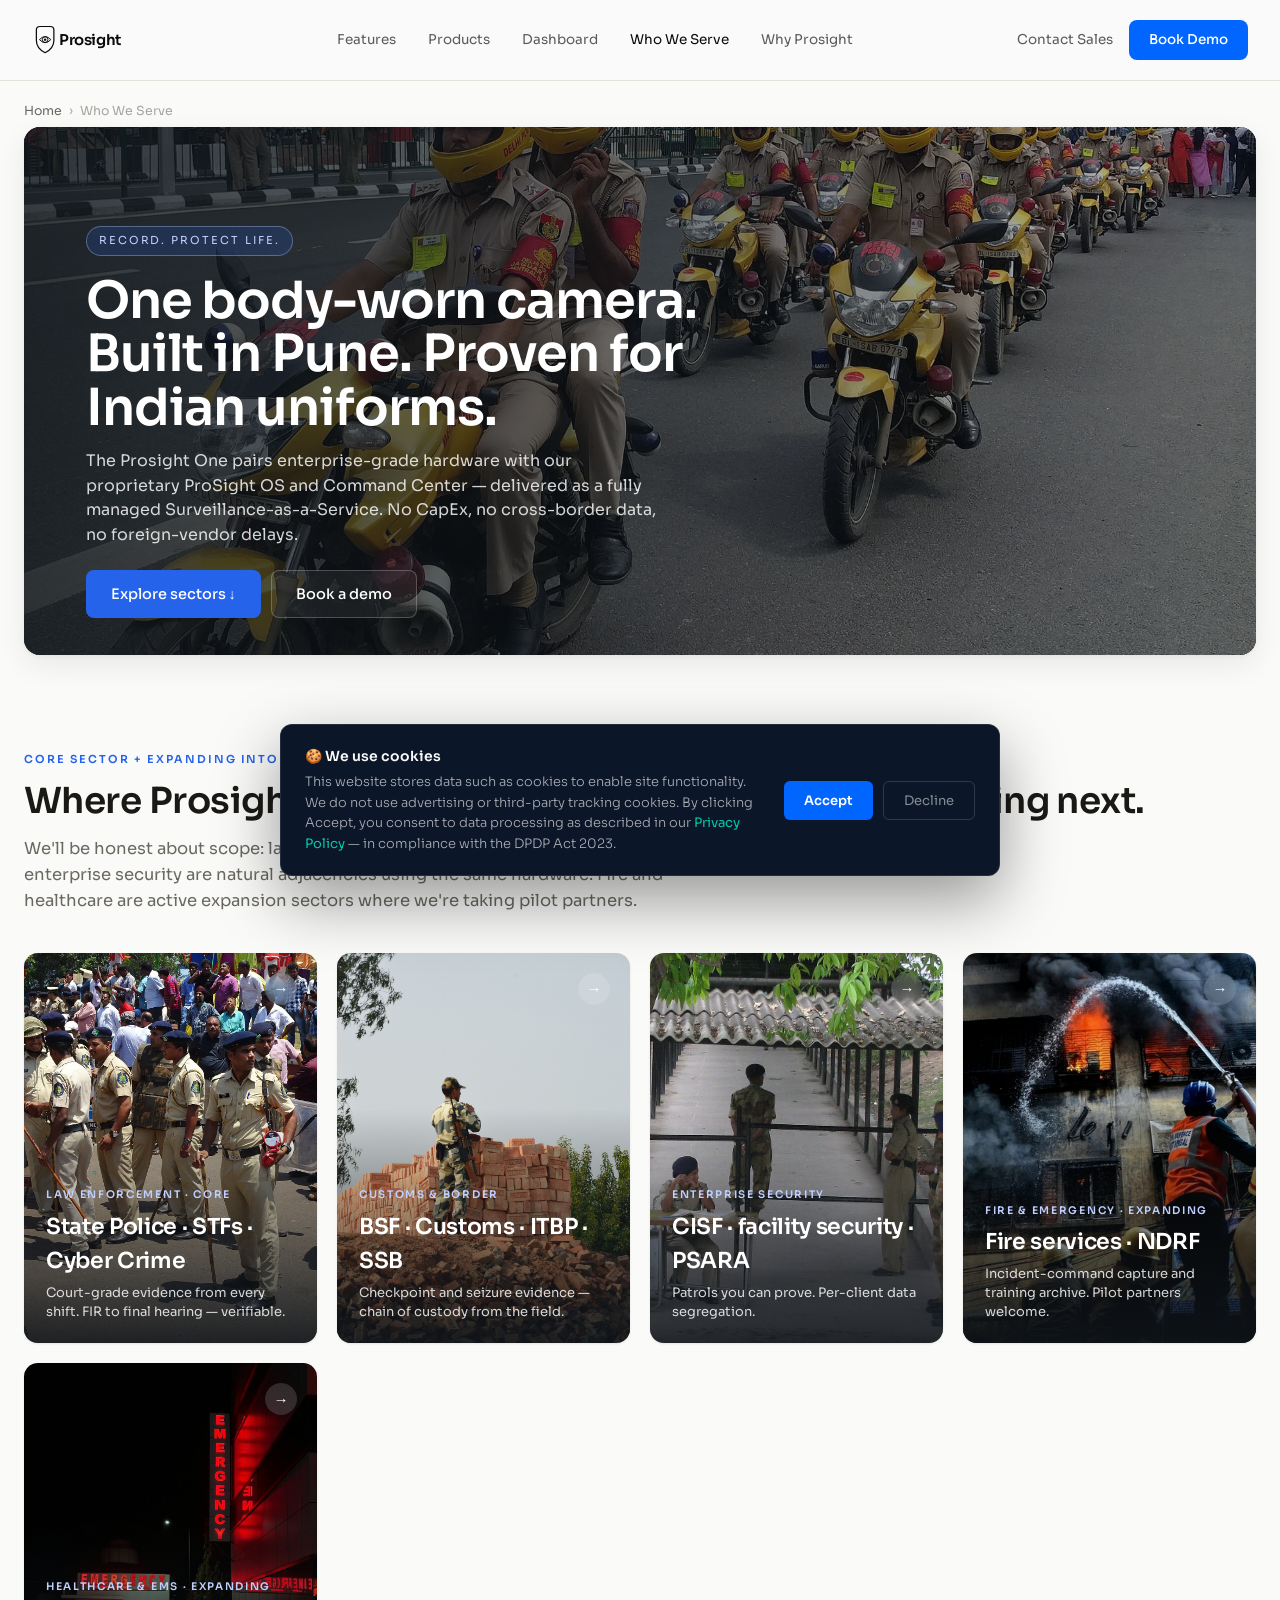
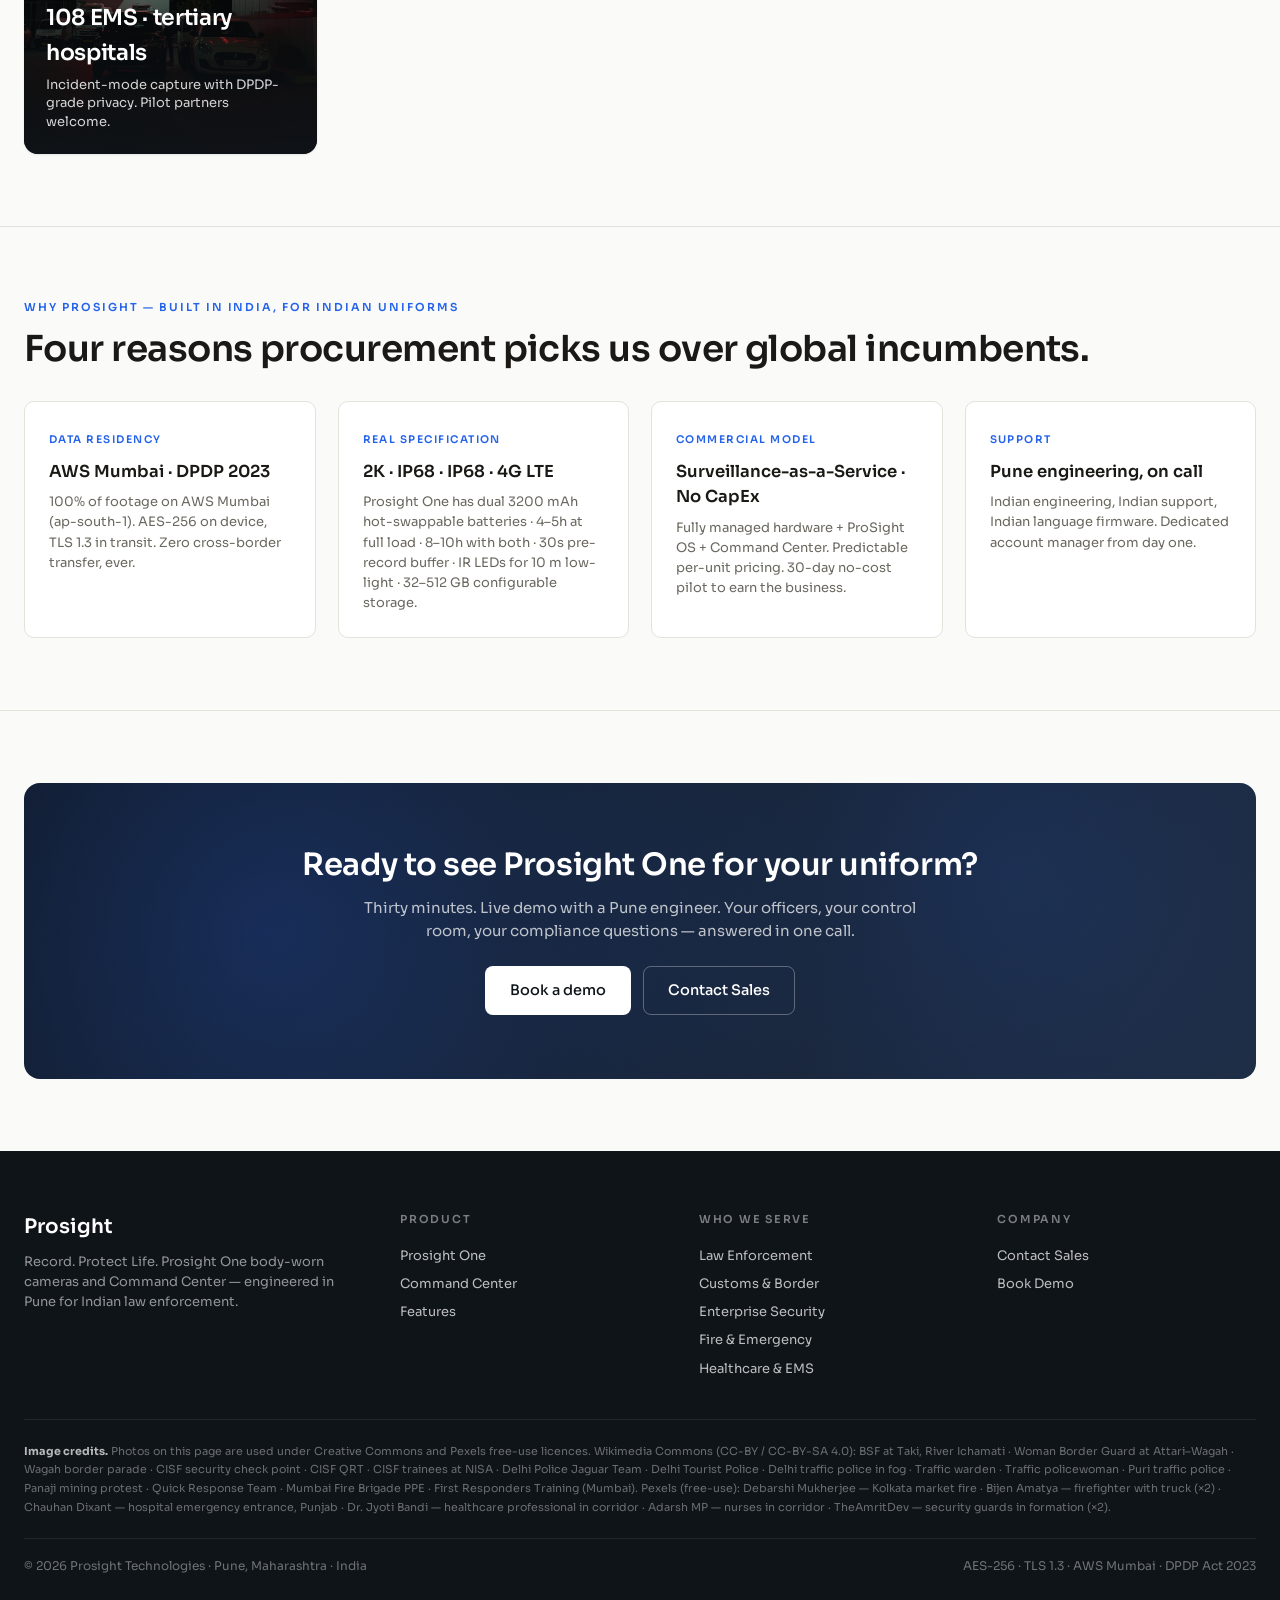
<file: who-we-serve/index.html>
<!DOCTYPE html>
<html lang="en">
<head>
<meta charset="UTF-8">
<meta name="viewport" content="width=device-width, initial-scale=1.0">
<title>Who ProSight Serves — Body-Worn Cameras for Indian Law Enforcement, Border &amp; Security</title>
<meta name="description" content="Prosight One body-worn cameras for Indian law enforcement, BSF, CISF, enterprise security, fire services and hospital security. Police-grade BWC from Pune. DPDP Act 2023 compliant.">
<meta name="keywords" content="body worn camera India, BWC India industries, law enforcement body camera India, BSF CISF body camera, enterprise security BWC, body camera India who we serve">
<link rel="canonical" href="https://prosight360.in/who-we-serve/">
<meta property="og:type" content="website">
<meta property="og:url" content="https://prosight360.in/who-we-serve/">
<meta property="og:title" content="Who ProSight Serves — Body-Worn Cameras for Indian Law Enforcement &amp; Security">
<meta property="og:description" content="Prosight One for Indian police, BSF, CISF, enterprise security, fire services and hospital security. Police-grade BWC. DPDP Act 2023 compliant.">
<meta property="og:image" content="https://prosight360.in/og-image.svg">
<meta property="og:site_name" content="Prosight">
<meta property="og:locale" content="en_IN">
<meta name="twitter:card" content="summary_large_image">
<meta name="twitter:title" content="Who ProSight Serves — Body-Worn Cameras for Indian Law Enforcement &amp; Security">
<meta name="twitter:description" content="Prosight One for Indian police, BSF, CISF, enterprise security, fire services and hospital security. Police-grade BWC. DPDP Act 2023 compliant.">
<meta name="twitter:image" content="https://prosight360.in/og-image.svg">
<link rel="icon" href="data:image/svg+xml,<svg xmlns='http://www.w3.org/2000/svg' viewBox='0 0 48 60'><path d='M9 4 L39 4 Q45 4 45 10 L45 32 Q45 50 24 58 Q3 50 3 32 L3 10 Q3 4 9 4 Z' fill='none' stroke='%230A0A0A' stroke-width='3' stroke-linejoin='round'/><path d='M8 30 Q24 16 40 30 Q24 44 8 30 Z' fill='none' stroke='%230A0A0A' stroke-width='2.4' stroke-linejoin='round'/><circle cx='24' cy='30' r='7' fill='none' stroke='%230A0A0A' stroke-width='2.4'/><circle cx='24' cy='30' r='3' fill='%230A0A0A'/></svg>">
<script type="application/ld+json">
{"@context":"https://schema.org","@graph":[{"@type":"Organization","@id":"https://prosight360.in/#organization","name":"Prosight Technologies","url":"https://prosight360.in"},{"@type":"WebPage","@id":"https://prosight360.in/who-we-serve/","url":"https://prosight360.in/who-we-serve/","name":"Who ProSight Serves — Body-Worn Cameras for India","description":"Prosight One body-worn cameras for Indian law enforcement, border forces, enterprise security, fire services and healthcare.","isPartOf":{"@id":"https://prosight360.in/#website"},"about":{"@id":"https://prosight360.in/#m530"},"publisher":{"@id":"https://prosight360.in/#organization"},"breadcrumb":{"@type":"BreadcrumbList","itemListElement":[{"@type":"ListItem","position":1,"name":"Home","item":"https://prosight360.in/"},{"@type":"ListItem","position":2,"name":"Who We Serve","item":"https://prosight360.in/who-we-serve/"},{"@type":"ListItem","position":3,"name":"Who We Serve","item":"https://prosight360.in/who-we-serve/"}]}}]}
</script>
<link rel="preconnect" href="https://fonts.googleapis.com">
<link rel="preconnect" href="https://fonts.gstatic.com" crossorigin>
<link href="https://fonts.googleapis.com/css2?family=Sora:wght@200;300;400;500;600;700&display=swap" rel="stylesheet">
<link rel="stylesheet" href="shared.css">
</head>
<body>

<!-- ===== TOP NAV (identical to homepage) ===== -->
<nav class="topnav">
  <div class="topnav__inner">
    <a href="../index.html" class="brand" aria-label="Prosight home">
      <svg xmlns="http://www.w3.org/2000/svg" viewBox="0 0 320 80" width="140" height="35">
        <path d="M18 8 L42 8 Q50 8 50 16 L50 40 Q50 58 30 68 Q10 58 10 40 L10 16 Q10 8 18 8 Z" fill="none" stroke="#0A0A0A" stroke-width="2.8" stroke-linejoin="round"/>
        <path d="M17 38 Q30 24 43 38 Q30 52 17 38 Z" fill="none" stroke="#0A0A0A" stroke-width="2.2" stroke-linejoin="round"/>
        <circle cx="30" cy="38" r="6.5" fill="none" stroke="#0A0A0A" stroke-width="2.2"/>
        <circle cx="30" cy="38" r="2.8" fill="#0A0A0A"/>
        <text x="62" y="50" font-family="'Sora', sans-serif" font-weight="600" font-size="34" letter-spacing="-1" fill="#0A0A0A">Prosight</text>
      </svg>
    </a>
    <div class="topnav__links">
      <a href="../index.html#features">Features</a>
      <a href="../index.html#product">Products</a>
      <a href="../index.html#dashboard">Dashboard</a>
      <a href="index.html" aria-current="page">Who We Serve</a>
      <a href="../index.html#why-prosight">Why Prosight</a>
    </div>
    <div class="topnav__cta">
      <a href="#contact" data-ps="contact" class="contact-link">Contact Sales</a>
      <a href="#demo" data-ps="demo" class="book-demo">Book Demo</a>
    </div>
  </div>
</nav>

<!-- ===== BREADCRUMBS ===== -->
<div class="wrap-xl"><div class="crumbs"><a href="../index.html">Home</a><span>›</span>Who We Serve</div></div>

<!-- ===== HERO ===== -->
<section class="hero">
  <div class="wrap-xl">
    <div class="hero__media">
      <img src="../images/who-we-serve/le-jaguar.jpg" alt="Indian police on duty">
      <div class="hero__overlay"></div>
      <div class="hero__text">
        <span class="hero__eyebrow">Record. Protect Life.</span>
        <h1 class="hero__h1">One body-worn camera. Built in Pune. Proven for Indian uniforms.</h1>
        <p class="hero__sub">The Prosight One pairs enterprise-grade hardware with our proprietary ProSight OS and Command Center — delivered as a fully managed Surveillance-as-a-Service. No CapEx, no cross-border data, no foreign-vendor delays.</p>
        <div class="hero__cta">
          <a href="#industries" class="btn btn-primary btn-lg">Explore sectors ↓</a>
          <a href="#demo" data-ps="demo" class="btn btn-ghost btn-lg">Book a demo</a>
        </div>
      </div>
    </div>
  </div>
</section>

<!-- ===== INDUSTRY TILES ===== -->
<section class="sec sec-first" id="industries">
  <div class="wrap-xl">
    <div class="sec__eyebrow">Core sector + expanding into four more</div>
    <h2 class="sec__h2">Where Prosight One is deployed — and where we're going next.</h2>
    <p class="sec__lead">We'll be honest about scope: law enforcement is our core. Customs &amp; border and enterprise security are natural adjacencies using the same hardware. Fire and healthcare are active expansion sectors where we're taking pilot partners.</p>

    <div class="hub-grid">
      <a class="hub-tile" href="law-enforcement.html">
        <img src="../images/who-we-serve/le-protest-panaji.jpg" alt="Indian police on the ground">
        <div class="hub-tile__arrow">→</div>
        <div class="hub-tile__text">
          <div class="hub-tile__eyebrow">Law Enforcement · Core</div>
          <div class="hub-tile__h">State Police · STFs · Cyber Crime</div>
          <div class="hub-tile__p">Court-grade evidence from every shift. FIR to final hearing — verifiable.</div>
        </div>
      </a>

      <a class="hub-tile" href="customs-border.html">
        <img src="../images/who-we-serve/cb-bsf-river.jpg" alt="BSF personnel on Indo-Bangladesh border patrol">
        <div class="hub-tile__arrow">→</div>
        <div class="hub-tile__text">
          <div class="hub-tile__eyebrow">Customs &amp; Border</div>
          <div class="hub-tile__h">BSF · Customs · ITBP · SSB</div>
          <div class="hub-tile__p">Checkpoint and seizure evidence — chain of custody from the field.</div>
        </div>
      </a>

      <a class="hub-tile" href="enterprise-security.html">
        <img src="../images/who-we-serve/es-cisf-checkpoint.jpg" alt="CISF security personnel at an Indian airport checkpoint">
        <div class="hub-tile__arrow">→</div>
        <div class="hub-tile__text">
          <div class="hub-tile__eyebrow">Enterprise Security</div>
          <div class="hub-tile__h">CISF · facility security · PSARA</div>
          <div class="hub-tile__p">Patrols you can prove. Per-client data segregation.</div>
        </div>
      </a>

      <a class="hub-tile" href="fire-ems.html">
        <img src="../images/who-we-serve/fe-kolkata-blaze.jpg" alt="Indian firefighters battling a market fire in Kolkata">
        <div class="hub-tile__arrow">→</div>
        <div class="hub-tile__text">
          <div class="hub-tile__eyebrow">Fire &amp; Emergency · Expanding</div>
          <div class="hub-tile__h">Fire services · NDRF</div>
          <div class="hub-tile__p">Incident-command capture and training archive. Pilot partners welcome.</div>
        </div>
      </a>

      <a class="hub-tile" href="healthcare.html">
        <img src="../images/who-we-serve/hc-hospital-night.jpg" alt="Indian hospital emergency entrance at night">
        <div class="hub-tile__arrow">→</div>
        <div class="hub-tile__text">
          <div class="hub-tile__eyebrow">Healthcare &amp; EMS · Expanding</div>
          <div class="hub-tile__h">108 EMS · tertiary hospitals</div>
          <div class="hub-tile__p">Incident-mode capture with DPDP-grade privacy. Pilot partners welcome.</div>
        </div>
      </a>
    </div>
  </div>
</section>

<!-- ===== WHY PROSIGHT — with real specs ===== -->
<section class="sec">
  <div class="wrap-xl">
    <div class="sec__eyebrow">Why Prosight — built in India, for Indian uniforms</div>
    <h2 class="sec__h2">Four reasons procurement picks us over global incumbents.</h2>
    <div class="why-grid">
      <div class="why">
        <div class="why__tag">Data residency</div>
        <div class="why__h">AWS Mumbai · DPDP 2023</div>
        <p class="why__p">100% of footage on AWS Mumbai (ap-south-1). AES-256 on device, TLS 1.3 in transit. Zero cross-border transfer, ever.</p>
      </div>
      <div class="why">
        <div class="why__tag">Real specification</div>
        <div class="why__h">2K · IP68 · IP68 · 4G LTE</div>
        <p class="why__p">Prosight One has dual 3200 mAh hot-swappable batteries · 4–5h at full load · 8–10h with both · 30s pre-record buffer · IR LEDs for 10 m low-light · 32–512 GB configurable storage.</p>
      </div>
      <div class="why">
        <div class="why__tag">Commercial model</div>
        <div class="why__h">Surveillance-as-a-Service · No CapEx</div>
        <p class="why__p">Fully managed hardware + ProSight OS + Command Center. Predictable per-unit pricing. 30-day no-cost pilot to earn the business.</p>
      </div>
      <div class="why">
        <div class="why__tag">Support</div>
        <div class="why__h">Pune engineering, on call</div>
        <p class="why__p">Indian engineering, Indian support, Indian language firmware. Dedicated account manager from day one.</p>
      </div>
    </div>
  </div>
</section>

<!-- ===== CTA BAND ===== -->
<section class="sec"><div class="wrap-xl">
  <div class="ctaband">
    <h3 class="ctaband__h">Ready to see Prosight One for your uniform?</h3>
    <p class="ctaband__p">Thirty minutes. Live demo with a Pune engineer. Your officers, your control room, your compliance questions — answered in one call.</p>
    <div class="ctaband__row">
      <a class="btn btn-primary btn-lg" href="#demo" data-ps="demo">Book a demo</a>
      <a class="btn btn-ghost btn-lg" href="#contact" data-ps="contact">Contact Sales</a>
    </div>
  </div>
</div></section>

<!-- ===== FOOTER ===== -->
<footer class="site">
  <div class="wrap-xl">
    <div class="footer__grid">
      <div>
        <div class="footer__brand">Prosight</div>
        <p class="footer__tagline">Record. Protect Life. Prosight One body-worn cameras and Command Center — engineered in Pune for Indian law enforcement.</p>
      </div>
      <div>
        <h5>Product</h5>
        <a href="../index.html#product">Prosight One</a>
        <a href="../index.html#dashboard">Command Center</a>
        <a href="../index.html#features">Features</a>
      </div>
      <div>
        <h5>Who We Serve</h5>
        <a href="law-enforcement.html">Law Enforcement</a>
        <a href="customs-border.html">Customs &amp; Border</a>
        <a href="enterprise-security.html">Enterprise Security</a>
        <a href="fire-ems.html">Fire &amp; Emergency</a>
        <a href="healthcare.html">Healthcare &amp; EMS</a>
      </div>
      <div>
        <h5>Company</h5>
        <a href="#contact" data-ps="contact">Contact Sales</a>
        <a href="#demo" data-ps="demo">Book Demo</a>
      </div>
    </div>
    <div class="footer__credits">
      <strong style="color:rgba(255,255,255,0.7)">Image credits.</strong>
      Photos on this page are used under Creative Commons and Pexels free-use licences. Wikimedia Commons (CC-BY / CC-BY-SA 4.0): BSF at Taki, River Ichamati · Woman Border Guard at Attari–Wagah · Wagah border parade · CISF security check point · CISF QRT · CISF trainees at NISA · Delhi Police Jaguar Team · Delhi Tourist Police · Delhi traffic police in fog · Traffic warden · Traffic policewoman · Puri traffic police · Panaji mining protest · Quick Response Team · Mumbai Fire Brigade PPE · First Responders Training (Mumbai). Pexels (free-use): Debarshi Mukherjee — Kolkata market fire · Bijen Amatya — firefighter with truck (×2) · Chauhan Dixant — hospital emergency entrance, Punjab · Dr. Jyoti Bandi — healthcare professional in corridor · Adarsh MP — nurses in corridor · TheAmritDev — security guards in formation (×2).
    </div>
    <div class="footer__bottom">
      <span>© 2026 Prosight Technologies · Pune, Maharashtra · India</span>
      <span>AES-256 · TLS 1.3 · AWS Mumbai · DPDP Act 2023</span>
    </div>
  </div>
</footer>

<script src="shared.js"></script>
<script src="../cookie-consent.js"></script>
</body>
</html>
</file>
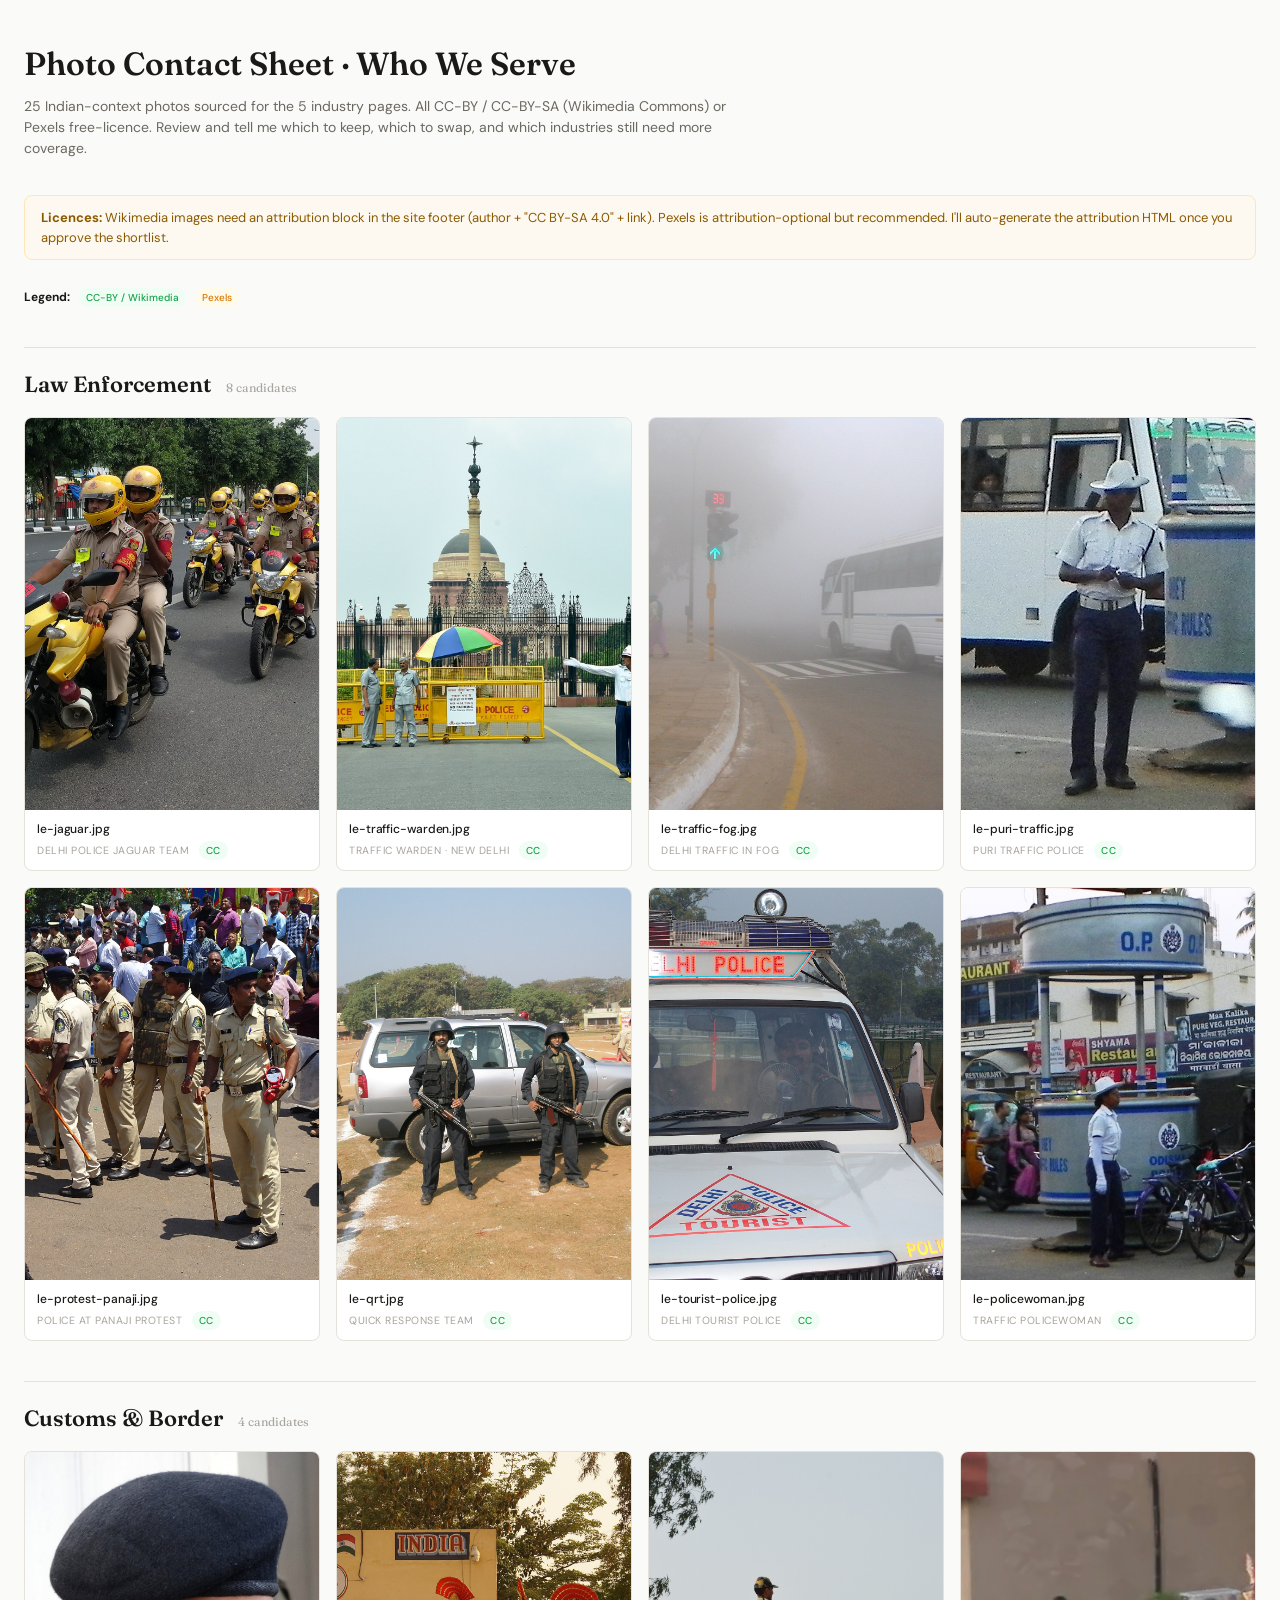
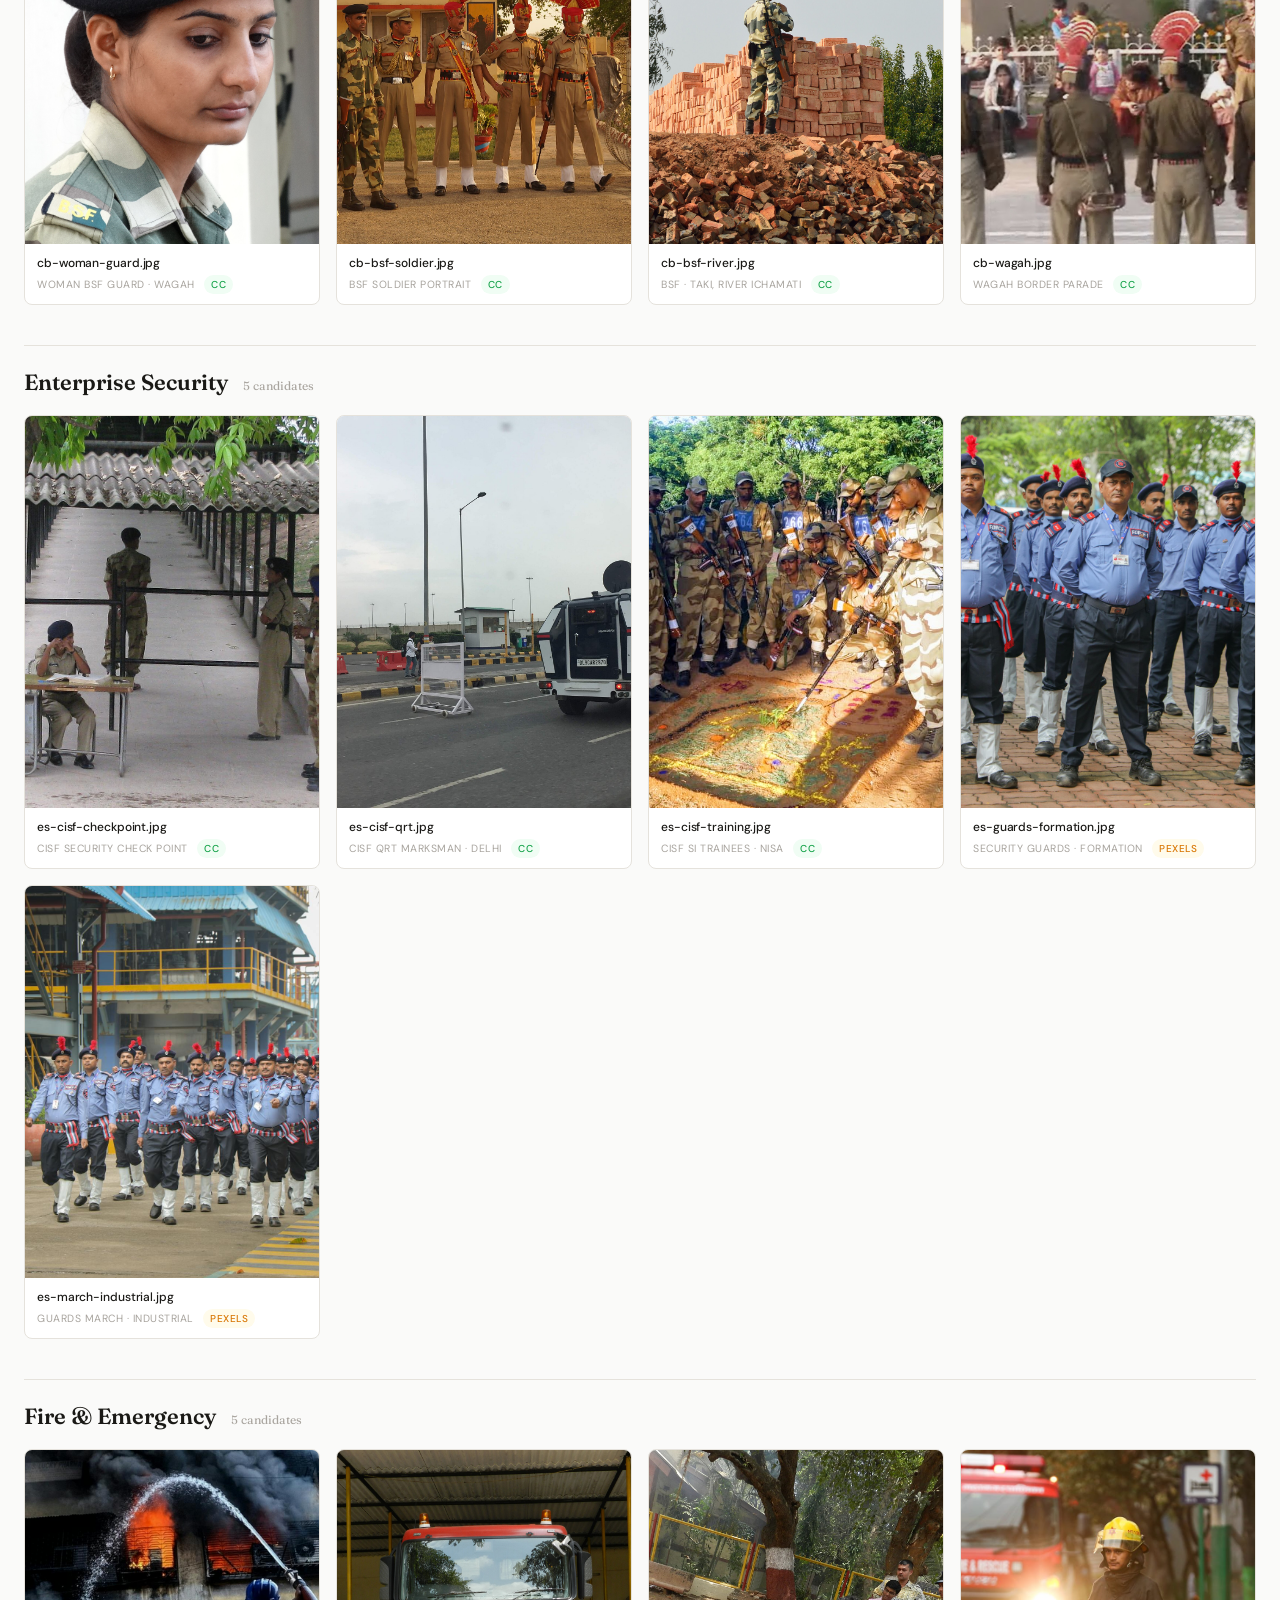
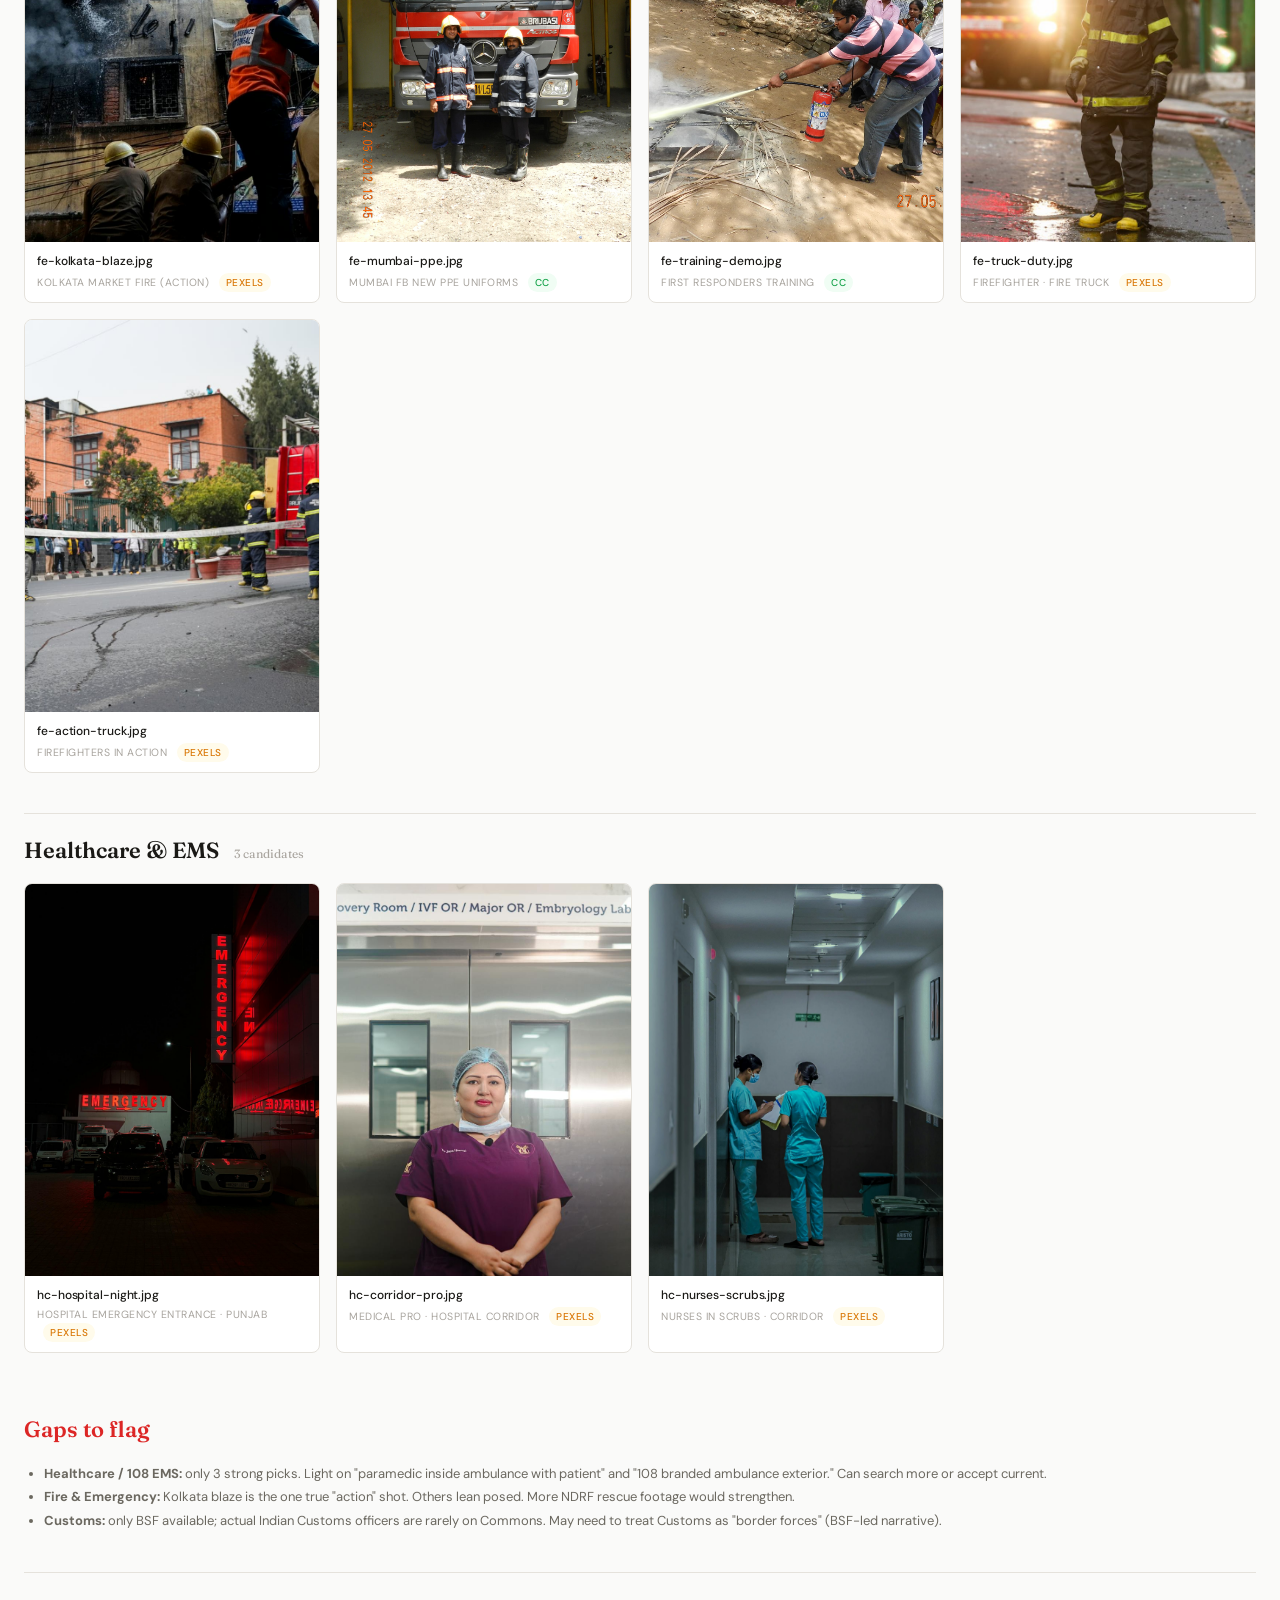
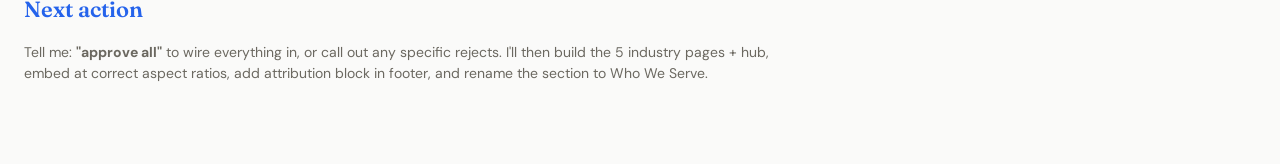
<file: contact-sheet.html>
<!DOCTYPE html>
<html lang="en">
<head>
<meta charset="UTF-8">
<title>Prosight · Who We Serve — Photo Contact Sheet</title>
<link href="https://fonts.googleapis.com/css2?family=Fraunces:opsz,wght@9..144,500;9..144,600&family=DM+Sans:wght@300;400;500;600&display=swap" rel="stylesheet">
<style>
  :root { --bg:#FAFAF9; --card:#fff; --border:#E5E2DC; --text:#1A1916; --text-2:#6B6860; --text-3:#A8A49E; --blue:#2563EB; --green:#16A34A; --amber:#D97706; }
  *,*::before,*::after { box-sizing:border-box; margin:0; padding:0; }
  body { background:var(--bg); color:var(--text); font-family:'DM Sans',sans-serif; font-size:14px; line-height:1.5; padding:40px 24px 80px; }
  .wrap { max-width:1400px; margin:0 auto; }
  h1 { font-family:'Fraunces',serif; font-size:32px; font-weight:600; margin-bottom:8px; }
  .lede { color:var(--text-2); max-width:720px; margin-bottom:36px; }
  h2 { font-family:'Fraunces',serif; font-size:22px; font-weight:600; margin:40px 0 16px; padding-top:20px; border-top:1px solid var(--border); }
  .count { font-size:12px; color:var(--text-3); font-weight:400; margin-left:10px; }
  .grid { display:grid; grid-template-columns:repeat(auto-fill, minmax(240px, 1fr)); gap:16px; }
  .card { background:var(--card); border:1px solid var(--border); border-radius:8px; overflow:hidden; }
  .thumb { width:100%; aspect-ratio: 3/4; background:#F5F4F2; object-fit:cover; display:block; }
  .thumb.landscape { aspect-ratio: 16/10; }
  .meta { padding:10px 12px; }
  .fn { font-size:12px; font-weight:500; color:var(--text); font-family:'DM Sans',monospace; letter-spacing:-0.1px; margin-bottom:3px; word-break:break-all; }
  .src { font-size:10.5px; color:var(--text-3); text-transform:uppercase; letter-spacing:0.5px; }
  .badge { display:inline-block; font-size:10px; padding:2px 7px; border-radius:10px; background:#EFF4FF; color:var(--blue); font-weight:500; margin-left:6px; }
  .badge.cc { background:#F0FDF4; color:var(--green); }
  .badge.pexels { background:#FFFBEB; color:var(--amber); }
  .note { background:#FEF9F0; border:1px solid #FCE7B6; color:#8B5A00; padding:12px 16px; border-radius:8px; font-size:13px; margin-bottom:28px; }
  .legend { font-size:12px; color:var(--text-2); margin-bottom:20px; }
  .legend b { color:var(--text); }
</style>
</head>
<body>
<div class="wrap">
  <h1>Photo Contact Sheet · Who We Serve</h1>
  <p class="lede">25 Indian-context photos sourced for the 5 industry pages. All CC-BY / CC-BY-SA (Wikimedia Commons) or Pexels free-licence. Review and tell me which to keep, which to swap, and which industries still need more coverage.</p>

  <div class="note"><b>Licences:</b> Wikimedia images need an attribution block in the site footer (author + "CC BY-SA 4.0" + link). Pexels is attribution-optional but recommended. I'll auto-generate the attribution HTML once you approve the shortlist.</div>

  <div class="legend"><b>Legend:</b> <span class="badge cc">CC-BY / Wikimedia</span> <span class="badge pexels">Pexels</span></div>

  <h2>Law Enforcement <span class="count">8 candidates</span></h2>
  <div class="grid">
    <div class="card"><img class="thumb" src="images/who-we-serve/le-jaguar.jpg"><div class="meta"><div class="fn">le-jaguar.jpg</div><div class="src">Delhi Police Jaguar Team <span class="badge cc">CC</span></div></div></div>
    <div class="card"><img class="thumb" src="images/who-we-serve/le-traffic-warden.jpg"><div class="meta"><div class="fn">le-traffic-warden.jpg</div><div class="src">Traffic warden · New Delhi <span class="badge cc">CC</span></div></div></div>
    <div class="card"><img class="thumb" src="images/who-we-serve/le-traffic-fog.jpg"><div class="meta"><div class="fn">le-traffic-fog.jpg</div><div class="src">Delhi traffic in fog <span class="badge cc">CC</span></div></div></div>
    <div class="card"><img class="thumb" src="images/who-we-serve/le-puri-traffic.jpg"><div class="meta"><div class="fn">le-puri-traffic.jpg</div><div class="src">Puri traffic police <span class="badge cc">CC</span></div></div></div>
    <div class="card"><img class="thumb" src="images/who-we-serve/le-protest-panaji.jpg"><div class="meta"><div class="fn">le-protest-panaji.jpg</div><div class="src">Police at Panaji protest <span class="badge cc">CC</span></div></div></div>
    <div class="card"><img class="thumb" src="images/who-we-serve/le-qrt.jpg"><div class="meta"><div class="fn">le-qrt.jpg</div><div class="src">Quick Response Team <span class="badge cc">CC</span></div></div></div>
    <div class="card"><img class="thumb" src="images/who-we-serve/le-tourist-police.jpg"><div class="meta"><div class="fn">le-tourist-police.jpg</div><div class="src">Delhi Tourist Police <span class="badge cc">CC</span></div></div></div>
    <div class="card"><img class="thumb" src="images/who-we-serve/le-policewoman.jpg"><div class="meta"><div class="fn">le-policewoman.jpg</div><div class="src">Traffic policewoman <span class="badge cc">CC</span></div></div></div>
  </div>

  <h2>Customs &amp; Border <span class="count">4 candidates</span></h2>
  <div class="grid">
    <div class="card"><img class="thumb" src="images/who-we-serve/cb-woman-guard.jpg"><div class="meta"><div class="fn">cb-woman-guard.jpg</div><div class="src">Woman BSF guard · Wagah <span class="badge cc">CC</span></div></div></div>
    <div class="card"><img class="thumb" src="images/who-we-serve/cb-bsf-soldier.jpg"><div class="meta"><div class="fn">cb-bsf-soldier.jpg</div><div class="src">BSF soldier portrait <span class="badge cc">CC</span></div></div></div>
    <div class="card"><img class="thumb" src="images/who-we-serve/cb-bsf-river.jpg"><div class="meta"><div class="fn">cb-bsf-river.jpg</div><div class="src">BSF · Taki, River Ichamati <span class="badge cc">CC</span></div></div></div>
    <div class="card"><img class="thumb" src="images/who-we-serve/cb-wagah.jpg"><div class="meta"><div class="fn">cb-wagah.jpg</div><div class="src">Wagah border parade <span class="badge cc">CC</span></div></div></div>
  </div>

  <h2>Enterprise Security <span class="count">5 candidates</span></h2>
  <div class="grid">
    <div class="card"><img class="thumb" src="images/who-we-serve/es-cisf-checkpoint.jpg"><div class="meta"><div class="fn">es-cisf-checkpoint.jpg</div><div class="src">CISF security check point <span class="badge cc">CC</span></div></div></div>
    <div class="card"><img class="thumb" src="images/who-we-serve/es-cisf-qrt.jpg"><div class="meta"><div class="fn">es-cisf-qrt.jpg</div><div class="src">CISF QRT Marksman · Delhi <span class="badge cc">CC</span></div></div></div>
    <div class="card"><img class="thumb" src="images/who-we-serve/es-cisf-training.jpg"><div class="meta"><div class="fn">es-cisf-training.jpg</div><div class="src">CISF SI trainees · NISA <span class="badge cc">CC</span></div></div></div>
    <div class="card"><img class="thumb" src="images/who-we-serve/es-guards-formation.jpg"><div class="meta"><div class="fn">es-guards-formation.jpg</div><div class="src">Security guards · formation <span class="badge pexels">Pexels</span></div></div></div>
    <div class="card"><img class="thumb" src="images/who-we-serve/es-march-industrial.jpg"><div class="meta"><div class="fn">es-march-industrial.jpg</div><div class="src">Guards march · industrial <span class="badge pexels">Pexels</span></div></div></div>
  </div>

  <h2>Fire &amp; Emergency <span class="count">5 candidates</span></h2>
  <div class="grid">
    <div class="card"><img class="thumb" src="images/who-we-serve/fe-kolkata-blaze.jpg"><div class="meta"><div class="fn">fe-kolkata-blaze.jpg</div><div class="src">Kolkata market fire (action) <span class="badge pexels">Pexels</span></div></div></div>
    <div class="card"><img class="thumb" src="images/who-we-serve/fe-mumbai-ppe.jpg"><div class="meta"><div class="fn">fe-mumbai-ppe.jpg</div><div class="src">Mumbai FB new PPE uniforms <span class="badge cc">CC</span></div></div></div>
    <div class="card"><img class="thumb" src="images/who-we-serve/fe-training-demo.jpg"><div class="meta"><div class="fn">fe-training-demo.jpg</div><div class="src">First responders training <span class="badge cc">CC</span></div></div></div>
    <div class="card"><img class="thumb" src="images/who-we-serve/fe-truck-duty.jpg"><div class="meta"><div class="fn">fe-truck-duty.jpg</div><div class="src">Firefighter · fire truck <span class="badge pexels">Pexels</span></div></div></div>
    <div class="card"><img class="thumb" src="images/who-we-serve/fe-action-truck.jpg"><div class="meta"><div class="fn">fe-action-truck.jpg</div><div class="src">Firefighters in action <span class="badge pexels">Pexels</span></div></div></div>
  </div>

  <h2>Healthcare &amp; EMS <span class="count">3 candidates</span></h2>
  <div class="grid">
    <div class="card"><img class="thumb" src="images/who-we-serve/hc-hospital-night.jpg"><div class="meta"><div class="fn">hc-hospital-night.jpg</div><div class="src">Hospital emergency entrance · Punjab <span class="badge pexels">Pexels</span></div></div></div>
    <div class="card"><img class="thumb" src="images/who-we-serve/hc-corridor-pro.jpg"><div class="meta"><div class="fn">hc-corridor-pro.jpg</div><div class="src">Medical pro · hospital corridor <span class="badge pexels">Pexels</span></div></div></div>
    <div class="card"><img class="thumb" src="images/who-we-serve/hc-nurses-scrubs.jpg"><div class="meta"><div class="fn">hc-nurses-scrubs.jpg</div><div class="src">Nurses in scrubs · corridor <span class="badge pexels">Pexels</span></div></div></div>
  </div>

  <h2 style="border-top:none; color:#DC2626;">Gaps to flag</h2>
  <ul style="padding-left:20px; color:var(--text-2); font-size:13px; line-height:1.8;">
    <li><b>Healthcare / 108 EMS:</b> only 3 strong picks. Light on "paramedic inside ambulance with patient" and "108 branded ambulance exterior." Can search more or accept current.</li>
    <li><b>Fire &amp; Emergency:</b> Kolkata blaze is the one true "action" shot. Others lean posed. More NDRF rescue footage would strengthen.</li>
    <li><b>Customs:</b> only BSF available; actual Indian Customs officers are rarely on Commons. May need to treat Customs as "border forces" (BSF-led narrative).</li>
  </ul>

  <h2 style="color:#2563EB;">Next action</h2>
  <p style="font-size:14px; color:var(--text-2); max-width:780px;">Tell me: <b>"approve all"</b> to wire everything in, or call out any specific rejects. I'll then build the 5 industry pages + hub, embed at correct aspect ratios, add attribution block in footer, and rename the section to Who We Serve.</p>
</div>
</body>
</html>
</file>
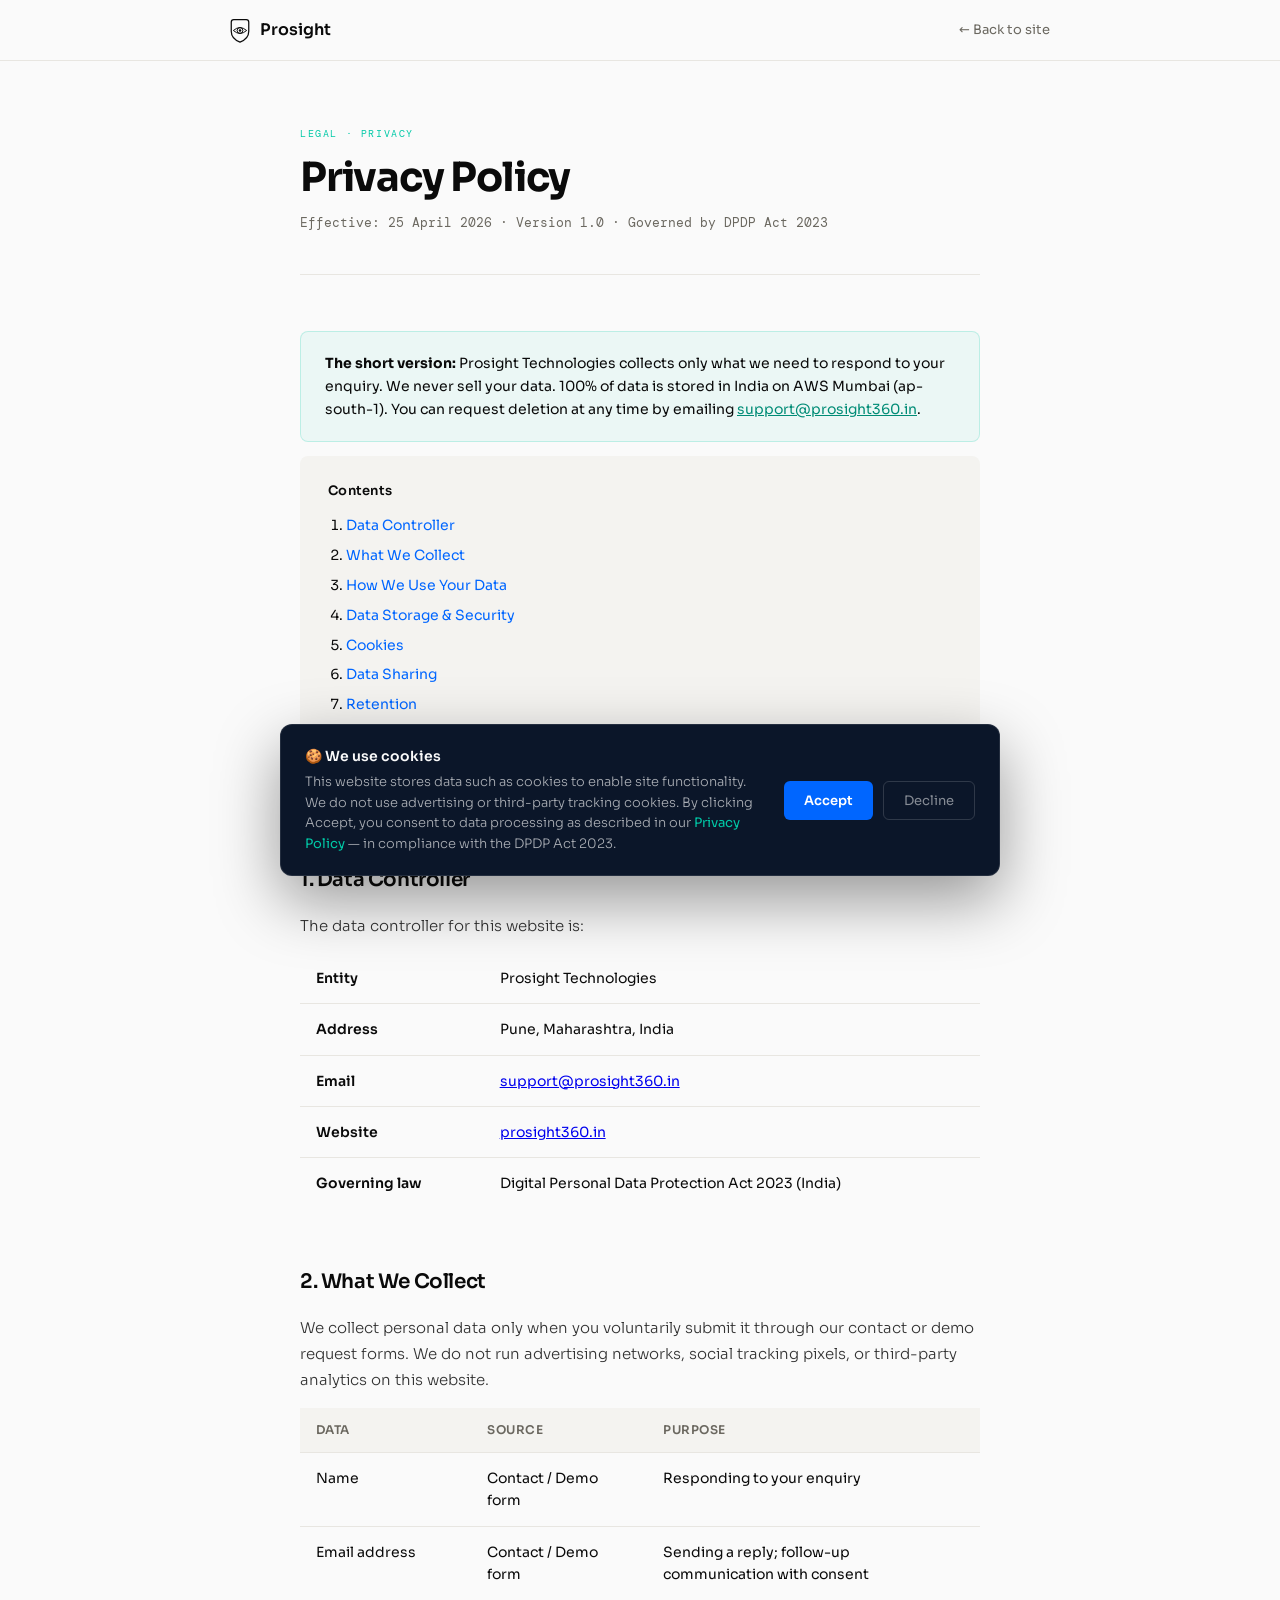
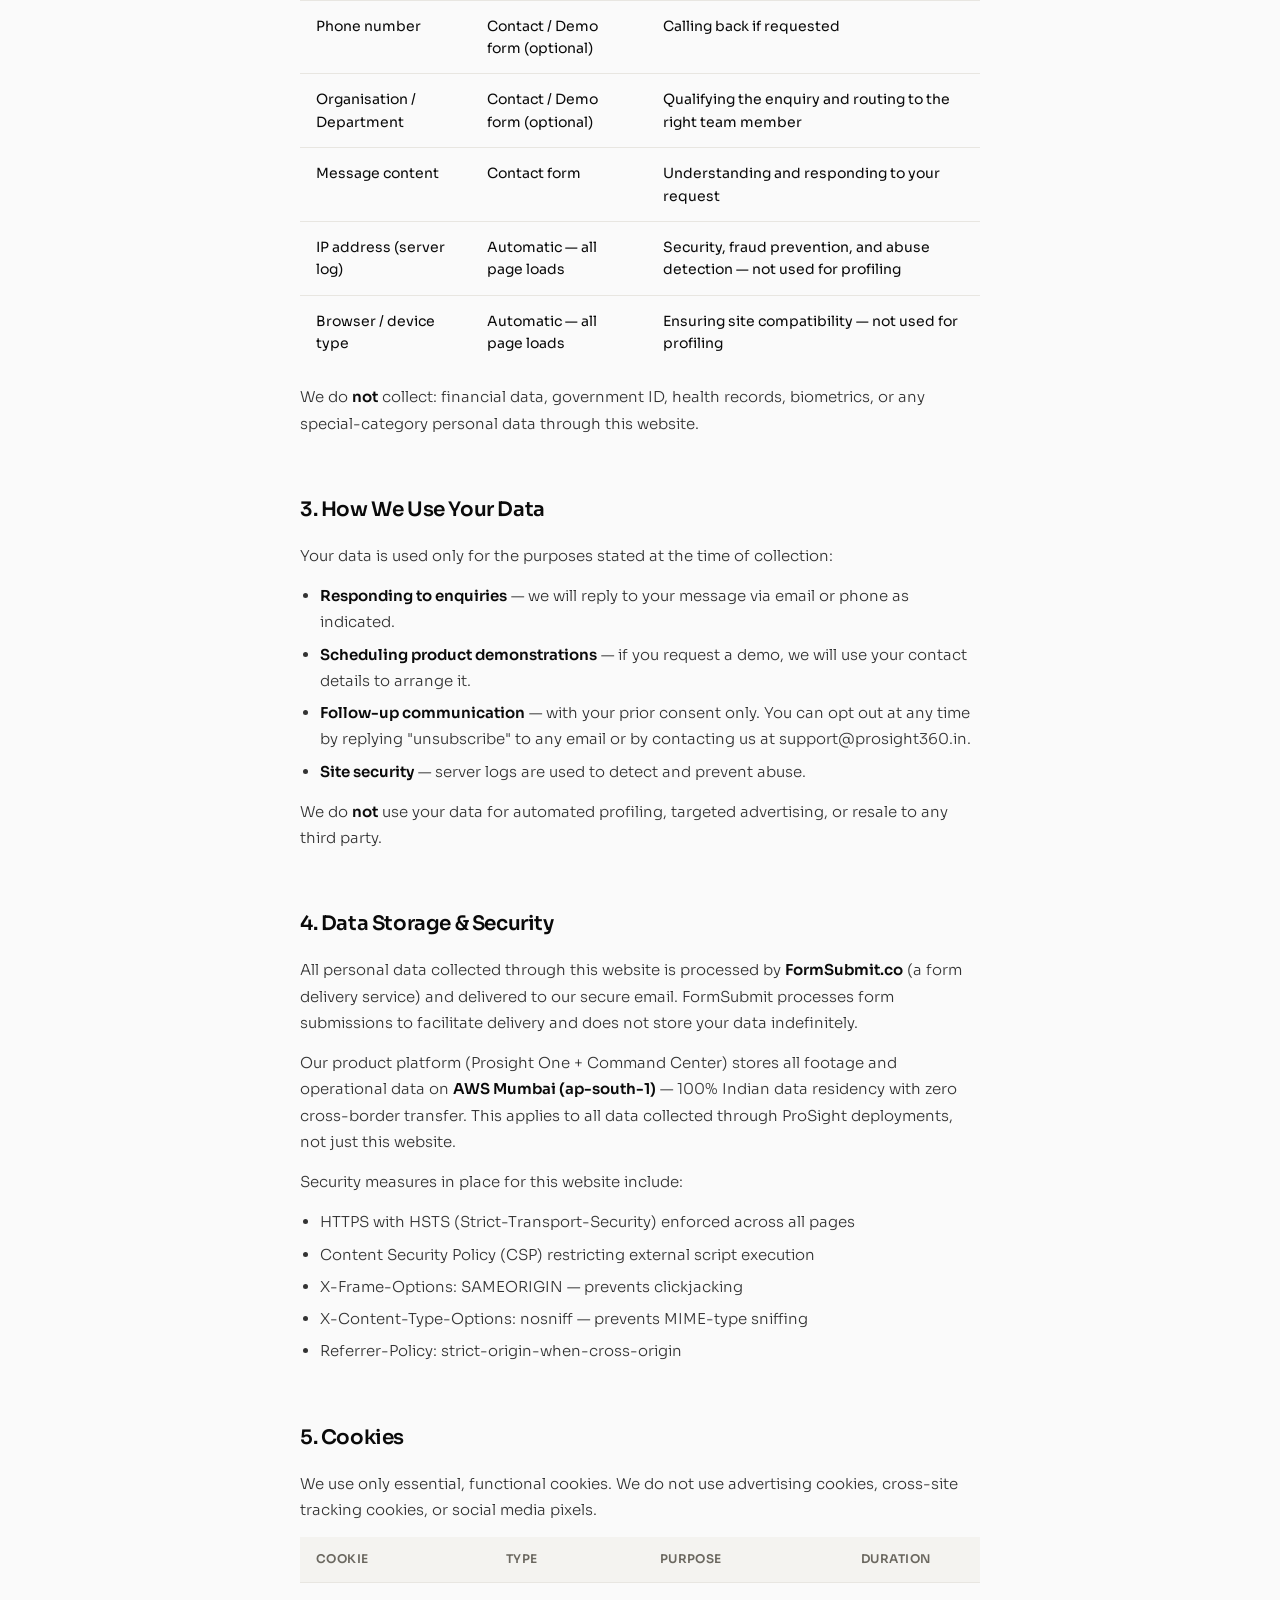
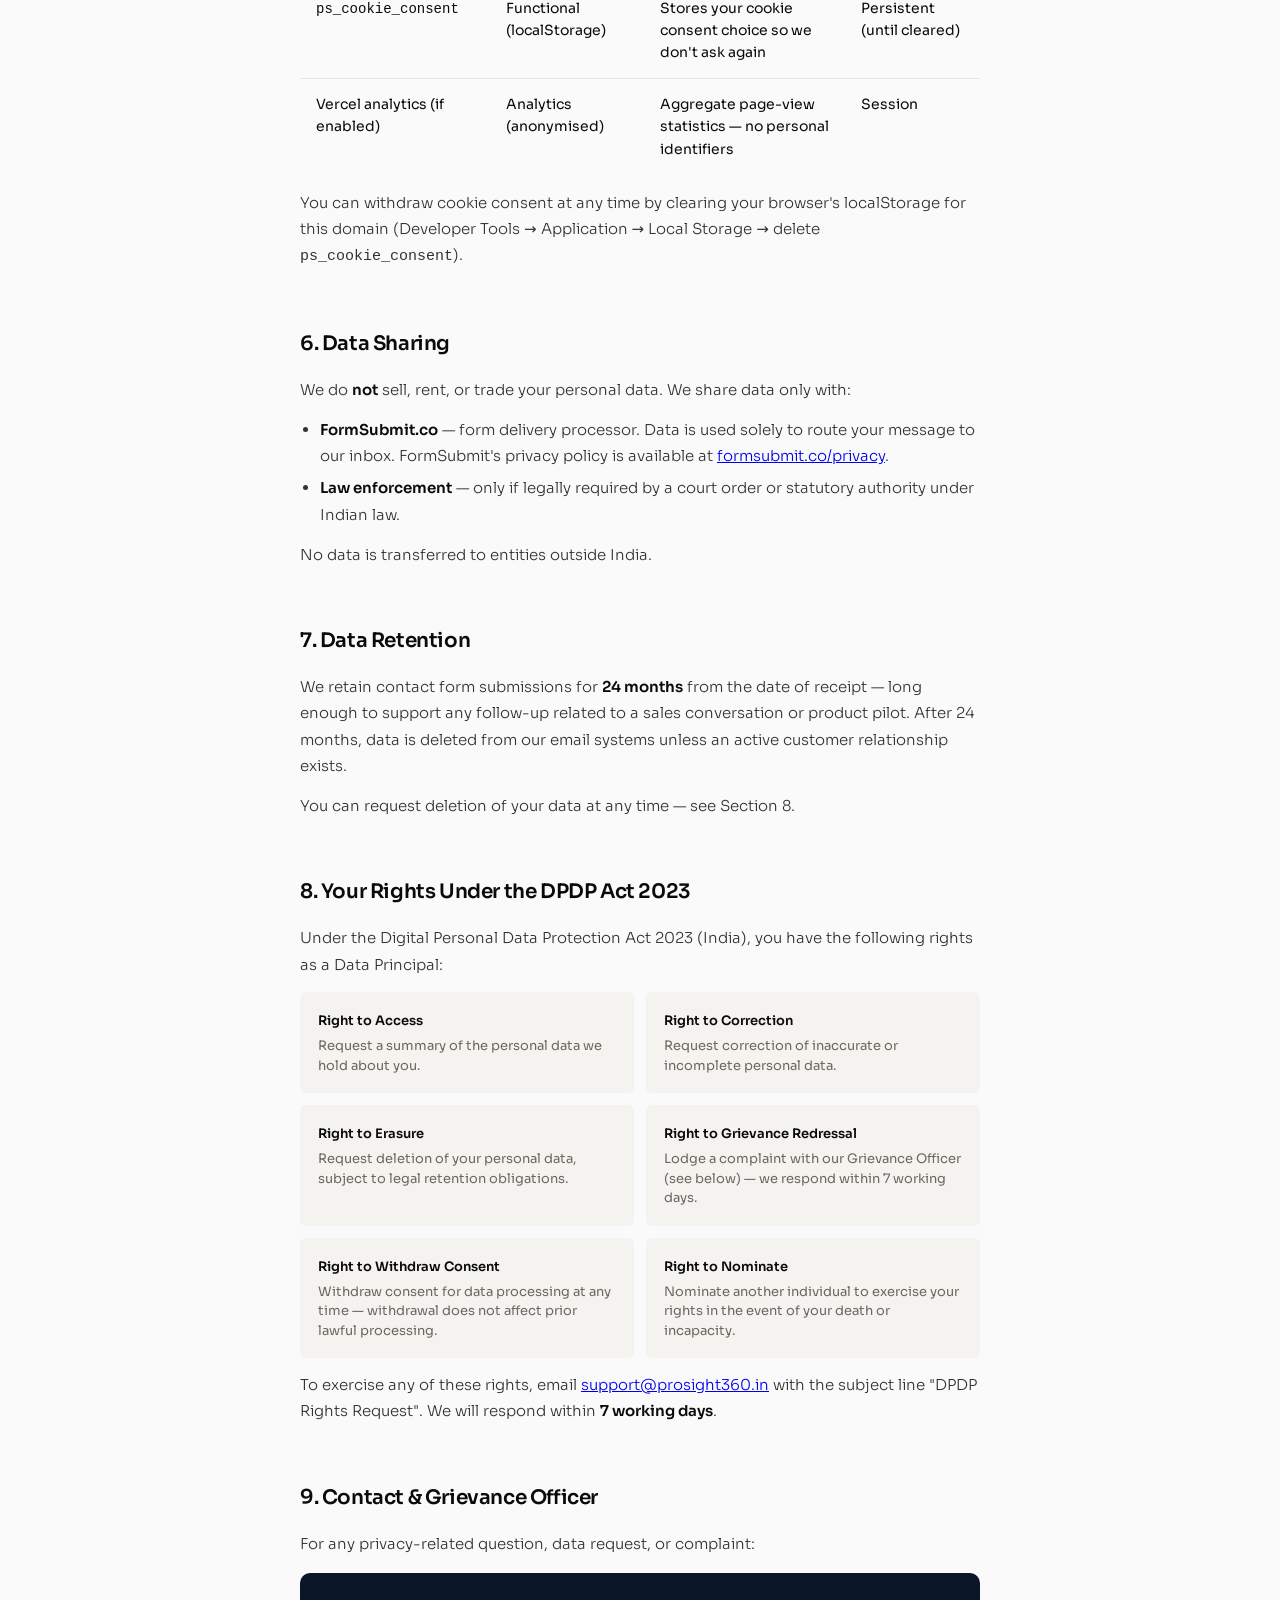
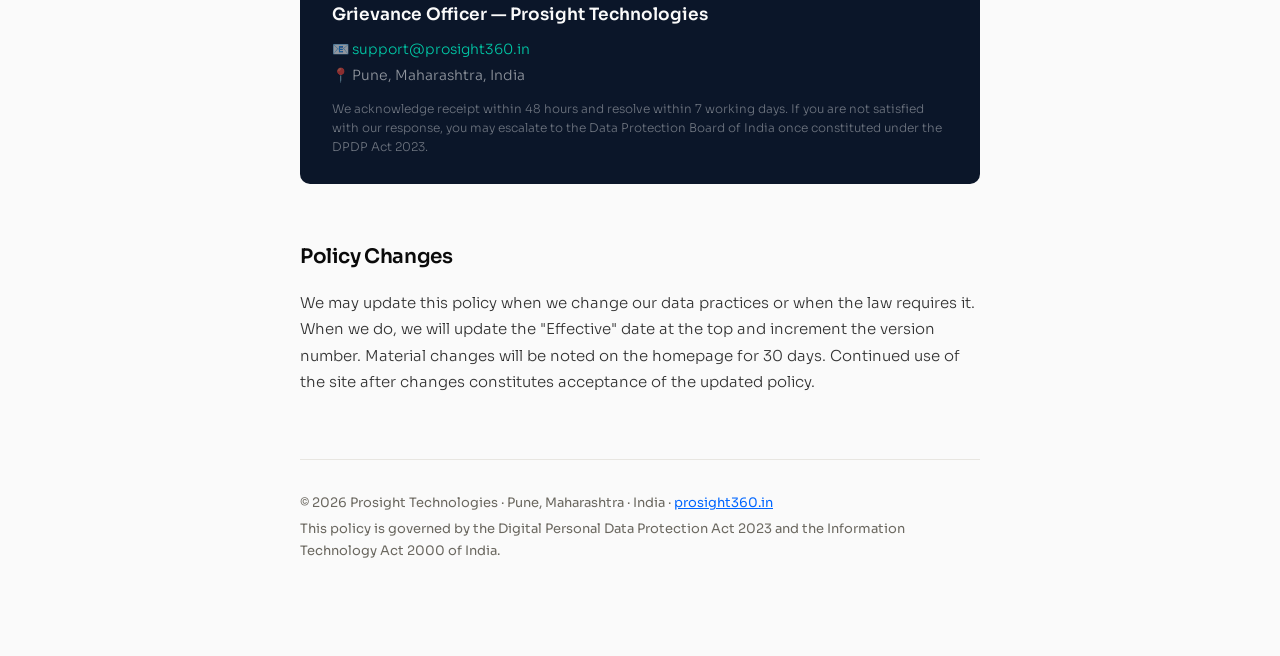
<file: privacy-policy.html>
<!DOCTYPE html>
<html lang="en">
<head>
<meta charset="UTF-8">
<meta name="viewport" content="width=device-width, initial-scale=1.0">
<title>Privacy Policy — Prosight Technologies</title>
<meta name="description" content="Prosight Technologies privacy policy. How we collect, use and protect your data under the DPDP Act 2023. 100% Indian data residency on AWS Mumbai.">
<meta name="robots" content="index, follow">
<link rel="canonical" href="https://prosight360.in/privacy-policy.html">

<!-- Security meta -->
<meta http-equiv="X-Content-Type-Options" content="nosniff">
<meta http-equiv="Referrer-Policy" content="strict-origin-when-cross-origin">

<link rel="preconnect" href="https://fonts.googleapis.com">
<link rel="preconnect" href="https://fonts.gstatic.com" crossorigin>
<link href="https://fonts.googleapis.com/css2?family=Sora:wght@300;400;500;600;700&family=DM+Mono:wght@400&display=swap" rel="stylesheet">
<style>
*,*::before,*::after{box-sizing:border-box;margin:0;padding:0}
:root{
  --black:#0A0A0A;--white:#FAFAFA;--navy:#0B1629;
  --blue:#0066FF;--teal:#00C9A7;--grey:#6B6860;
  --surface:#F4F3F0;--border:#E8E6E1;
  --f:'Sora',system-ui,sans-serif;--fm:'DM Mono','Courier New',monospace;
}
html{scroll-behavior:smooth}
body{font-family:var(--f);background:var(--white);color:var(--black);line-height:1.7}

/* Nav */
.nav{background:var(--white);border-bottom:1px solid var(--border);position:sticky;top:0;z-index:100;padding:0 40px}
.nav__inner{max-width:820px;margin:0 auto;height:60px;display:flex;align-items:center;justify-content:space-between}
.nav__brand{display:flex;align-items:center;gap:10px;text-decoration:none;color:var(--black);font-weight:600;font-size:16px}
.nav__back{font-size:13px;color:var(--grey);text-decoration:none;display:flex;align-items:center;gap:6px}
.nav__back:hover{color:var(--black)}

/* Layout */
.wrap{max-width:760px;margin:0 auto;padding:64px 40px 96px}

/* Header */
.pp-header{margin-bottom:56px;padding-bottom:40px;border-bottom:1px solid var(--border)}
.pp-kicker{font-family:var(--fm);font-size:10px;letter-spacing:0.16em;text-transform:uppercase;color:var(--teal);margin-bottom:14px}
.pp-h1{font-size:40px;font-weight:700;letter-spacing:-0.03em;line-height:1.1;margin-bottom:12px}
.pp-meta{font-size:13px;color:var(--grey);font-family:var(--fm)}

/* Sections */
.pp-section{margin-bottom:48px}
.pp-section h2{font-size:20px;font-weight:600;letter-spacing:-0.02em;margin-bottom:16px;padding-top:8px}
.pp-section p{font-size:15px;color:#333;line-height:1.75;margin-bottom:14px;font-weight:300}
.pp-section p:last-child{margin-bottom:0}
.pp-section ul{padding-left:20px;margin-bottom:14px}
.pp-section ul li{font-size:15px;color:#333;line-height:1.75;margin-bottom:6px;font-weight:300}
.pp-section strong{font-weight:600;color:var(--black)}

/* Data table */
.data-table{width:100%;border-collapse:collapse;font-size:14px;margin-bottom:16px}
.data-table th{text-align:left;padding:12px 16px;background:var(--surface);font-weight:600;font-size:12px;letter-spacing:0.04em;text-transform:uppercase;color:var(--grey);border-bottom:1px solid var(--border)}
.data-table td{padding:14px 16px;border-bottom:1px solid var(--border);vertical-align:top;line-height:1.6}
.data-table tr:last-child td{border-bottom:none}

/* Rights grid */
.rights-grid{display:grid;grid-template-columns:1fr 1fr;gap:12px;margin-bottom:14px}
.right-card{padding:18px;background:var(--surface);border-radius:6px}
.right-card__h{font-size:13px;font-weight:600;margin-bottom:4px}
.right-card__p{font-size:13px;color:var(--grey);line-height:1.5}

/* Contact card */
.contact-card{background:var(--navy);color:var(--white);padding:28px 32px;border-radius:10px;margin-top:16px}
.contact-card h3{font-size:17px;font-weight:600;margin-bottom:8px}
.contact-card p{font-size:14px;color:rgba(255,255,255,0.55);line-height:1.6;margin-bottom:4px;font-weight:300}
.contact-card a{color:var(--teal);text-decoration:none}
.contact-card a:hover{text-decoration:underline}

/* TOC */
.pp-toc{background:var(--surface);border-radius:8px;padding:24px 28px;margin-bottom:48px}
.pp-toc h3{font-size:13px;font-weight:600;margin-bottom:12px;letter-spacing:0.02em}
.pp-toc ol{padding-left:18px}
.pp-toc li{font-size:14px;margin-bottom:6px}
.pp-toc a{color:var(--blue);text-decoration:none}
.pp-toc a:hover{text-decoration:underline}

/* Highlight box */
.pp-highlight{background:rgba(0,201,167,0.06);border:1px solid rgba(0,201,167,0.2);border-radius:8px;padding:20px 24px;margin-bottom:14px}
.pp-highlight p{color:var(--black);font-size:14px;line-height:1.65;margin-bottom:0}

/* Footer */
.pp-footer{border-top:1px solid var(--border);padding-top:32px;margin-top:64px;font-size:13px;color:var(--grey)}

@media(max-width:600px){
  .wrap{padding:40px 20px 64px}
  .pp-h1{font-size:28px}
  .rights-grid{grid-template-columns:1fr}
  .nav{padding:0 16px}
}
</style>
</head>
<body>

<nav class="nav">
  <div class="nav__inner">
    <a href="/index.html" class="nav__brand">
      <svg xmlns="http://www.w3.org/2000/svg" viewBox="0 0 48 60" width="20" height="25">
        <path d="M9 4 L39 4 Q45 4 45 10 L45 32 Q45 50 24 58 Q3 50 3 32 L3 10 Q3 4 9 4 Z" fill="none" stroke="#0A0A0A" stroke-width="3" stroke-linejoin="round"/>
        <path d="M8 30 Q24 16 40 30 Q24 44 8 30 Z" fill="none" stroke="#0A0A0A" stroke-width="2.4" stroke-linejoin="round"/>
        <circle cx="24" cy="30" r="7" fill="none" stroke="#0A0A0A" stroke-width="2.4"/>
        <circle cx="24" cy="30" r="3" fill="#0A0A0A"/>
      </svg>
      Prosight
    </a>
    <a href="/index.html" class="nav__back">← Back to site</a>
  </div>
</nav>

<div class="wrap">

  <div class="pp-header">
    <div class="pp-kicker">Legal · Privacy</div>
    <h1 class="pp-h1">Privacy Policy</h1>
    <div class="pp-meta">Effective: 25 April 2026 · Version 1.0 · Governed by DPDP Act 2023</div>
  </div>

  <div class="pp-highlight">
    <p><strong>The short version:</strong> Prosight Technologies collects only what we need to respond to your enquiry. We never sell your data. 100% of data is stored in India on AWS Mumbai (ap-south-1). You can request deletion at any time by emailing <a href="mailto:support@prosight360.in" style="color:#008C76">support@prosight360.in</a>.</p>
  </div>

  <div class="pp-toc">
    <h3>Contents</h3>
    <ol>
      <li><a href="#controller">Data Controller</a></li>
      <li><a href="#what-we-collect">What We Collect</a></li>
      <li><a href="#how-we-use">How We Use Your Data</a></li>
      <li><a href="#storage">Data Storage &amp; Security</a></li>
      <li><a href="#cookies">Cookies</a></li>
      <li><a href="#sharing">Data Sharing</a></li>
      <li><a href="#retention">Retention</a></li>
      <li><a href="#rights">Your Rights (DPDP Act 2023)</a></li>
      <li><a href="#contact">Contact &amp; Grievance</a></li>
    </ol>
  </div>

  <!-- 1. Data Controller -->
  <div class="pp-section" id="controller">
    <h2>1. Data Controller</h2>
    <p>The data controller for this website is:</p>
    <table class="data-table">
      <tr><td><strong>Entity</strong></td><td>Prosight Technologies</td></tr>
      <tr><td><strong>Address</strong></td><td>Pune, Maharashtra, India</td></tr>
      <tr><td><strong>Email</strong></td><td><a href="mailto:support@prosight360.in">support@prosight360.in</a></td></tr>
      <tr><td><strong>Website</strong></td><td><a href="https://prosight360.in">prosight360.in</a></td></tr>
      <tr><td><strong>Governing law</strong></td><td>Digital Personal Data Protection Act 2023 (India)</td></tr>
    </table>
  </div>

  <!-- 2. What We Collect -->
  <div class="pp-section" id="what-we-collect">
    <h2>2. What We Collect</h2>
    <p>We collect personal data only when you voluntarily submit it through our contact or demo request forms. We do not run advertising networks, social tracking pixels, or third-party analytics on this website.</p>
    <table class="data-table">
      <thead>
        <tr><th>Data</th><th>Source</th><th>Purpose</th></tr>
      </thead>
      <tbody>
        <tr>
          <td>Name</td>
          <td>Contact / Demo form</td>
          <td>Responding to your enquiry</td>
        </tr>
        <tr>
          <td>Email address</td>
          <td>Contact / Demo form</td>
          <td>Sending a reply; follow-up communication with consent</td>
        </tr>
        <tr>
          <td>Phone number</td>
          <td>Contact / Demo form (optional)</td>
          <td>Calling back if requested</td>
        </tr>
        <tr>
          <td>Organisation / Department</td>
          <td>Contact / Demo form (optional)</td>
          <td>Qualifying the enquiry and routing to the right team member</td>
        </tr>
        <tr>
          <td>Message content</td>
          <td>Contact form</td>
          <td>Understanding and responding to your request</td>
        </tr>
        <tr>
          <td>IP address (server log)</td>
          <td>Automatic — all page loads</td>
          <td>Security, fraud prevention, and abuse detection — not used for profiling</td>
        </tr>
        <tr>
          <td>Browser / device type</td>
          <td>Automatic — all page loads</td>
          <td>Ensuring site compatibility — not used for profiling</td>
        </tr>
      </tbody>
    </table>
    <p>We do <strong>not</strong> collect: financial data, government ID, health records, biometrics, or any special-category personal data through this website.</p>
  </div>

  <!-- 3. How We Use -->
  <div class="pp-section" id="how-we-use">
    <h2>3. How We Use Your Data</h2>
    <p>Your data is used only for the purposes stated at the time of collection:</p>
    <ul>
      <li><strong>Responding to enquiries</strong> — we will reply to your message via email or phone as indicated.</li>
      <li><strong>Scheduling product demonstrations</strong> — if you request a demo, we will use your contact details to arrange it.</li>
      <li><strong>Follow-up communication</strong> — with your prior consent only. You can opt out at any time by replying "unsubscribe" to any email or by contacting us at support@prosight360.in.</li>
      <li><strong>Site security</strong> — server logs are used to detect and prevent abuse.</li>
    </ul>
    <p>We do <strong>not</strong> use your data for automated profiling, targeted advertising, or resale to any third party.</p>
  </div>

  <!-- 4. Storage & Security -->
  <div class="pp-section" id="storage">
    <h2>4. Data Storage &amp; Security</h2>
    <p>All personal data collected through this website is processed by <strong>FormSubmit.co</strong> (a form delivery service) and delivered to our secure email. FormSubmit processes form submissions to facilitate delivery and does not store your data indefinitely.</p>
    <p>Our product platform (Prosight One + Command Center) stores all footage and operational data on <strong>AWS Mumbai (ap-south-1)</strong> — 100% Indian data residency with zero cross-border transfer. This applies to all data collected through ProSight deployments, not just this website.</p>
    <p>Security measures in place for this website include:</p>
    <ul>
      <li>HTTPS with HSTS (Strict-Transport-Security) enforced across all pages</li>
      <li>Content Security Policy (CSP) restricting external script execution</li>
      <li>X-Frame-Options: SAMEORIGIN — prevents clickjacking</li>
      <li>X-Content-Type-Options: nosniff — prevents MIME-type sniffing</li>
      <li>Referrer-Policy: strict-origin-when-cross-origin</li>
    </ul>
  </div>

  <!-- 5. Cookies -->
  <div class="pp-section" id="cookies">
    <h2>5. Cookies</h2>
    <p>We use only essential, functional cookies. We do not use advertising cookies, cross-site tracking cookies, or social media pixels.</p>
    <table class="data-table">
      <thead>
        <tr><th>Cookie</th><th>Type</th><th>Purpose</th><th>Duration</th></tr>
      </thead>
      <tbody>
        <tr>
          <td><code>ps_cookie_consent</code></td>
          <td>Functional (localStorage)</td>
          <td>Stores your cookie consent choice so we don't ask again</td>
          <td>Persistent (until cleared)</td>
        </tr>
        <tr>
          <td>Vercel analytics (if enabled)</td>
          <td>Analytics (anonymised)</td>
          <td>Aggregate page-view statistics — no personal identifiers</td>
          <td>Session</td>
        </tr>
      </tbody>
    </table>
    <p>You can withdraw cookie consent at any time by clearing your browser's localStorage for this domain (Developer Tools → Application → Local Storage → delete <code>ps_cookie_consent</code>).</p>
  </div>

  <!-- 6. Sharing -->
  <div class="pp-section" id="sharing">
    <h2>6. Data Sharing</h2>
    <p>We do <strong>not</strong> sell, rent, or trade your personal data. We share data only with:</p>
    <ul>
      <li><strong>FormSubmit.co</strong> — form delivery processor. Data is used solely to route your message to our inbox. FormSubmit's privacy policy is available at <a href="https://formsubmit.co/privacy" target="_blank" rel="noopener noreferrer">formsubmit.co/privacy</a>.</li>
      <li><strong>Law enforcement</strong> — only if legally required by a court order or statutory authority under Indian law.</li>
    </ul>
    <p>No data is transferred to entities outside India.</p>
  </div>

  <!-- 7. Retention -->
  <div class="pp-section" id="retention">
    <h2>7. Data Retention</h2>
    <p>We retain contact form submissions for <strong>24 months</strong> from the date of receipt — long enough to support any follow-up related to a sales conversation or product pilot. After 24 months, data is deleted from our email systems unless an active customer relationship exists.</p>
    <p>You can request deletion of your data at any time — see Section 8.</p>
  </div>

  <!-- 8. Rights -->
  <div class="pp-section" id="rights">
    <h2>8. Your Rights Under the DPDP Act 2023</h2>
    <p>Under the Digital Personal Data Protection Act 2023 (India), you have the following rights as a Data Principal:</p>
    <div class="rights-grid">
      <div class="right-card">
        <div class="right-card__h">Right to Access</div>
        <div class="right-card__p">Request a summary of the personal data we hold about you.</div>
      </div>
      <div class="right-card">
        <div class="right-card__h">Right to Correction</div>
        <div class="right-card__p">Request correction of inaccurate or incomplete personal data.</div>
      </div>
      <div class="right-card">
        <div class="right-card__h">Right to Erasure</div>
        <div class="right-card__p">Request deletion of your personal data, subject to legal retention obligations.</div>
      </div>
      <div class="right-card">
        <div class="right-card__h">Right to Grievance Redressal</div>
        <div class="right-card__p">Lodge a complaint with our Grievance Officer (see below) — we respond within 7 working days.</div>
      </div>
      <div class="right-card">
        <div class="right-card__h">Right to Withdraw Consent</div>
        <div class="right-card__p">Withdraw consent for data processing at any time — withdrawal does not affect prior lawful processing.</div>
      </div>
      <div class="right-card">
        <div class="right-card__h">Right to Nominate</div>
        <div class="right-card__p">Nominate another individual to exercise your rights in the event of your death or incapacity.</div>
      </div>
    </div>
    <p>To exercise any of these rights, email <a href="mailto:support@prosight360.in">support@prosight360.in</a> with the subject line "DPDP Rights Request". We will respond within <strong>7 working days</strong>.</p>
  </div>

  <!-- 9. Contact -->
  <div class="pp-section" id="contact">
    <h2>9. Contact &amp; Grievance Officer</h2>
    <p>For any privacy-related question, data request, or complaint:</p>
    <div class="contact-card">
      <h3>Grievance Officer — Prosight Technologies</h3>
      <p>📧 <a href="mailto:support@prosight360.in">support@prosight360.in</a></p>
      <p>📍 Pune, Maharashtra, India</p>
      <p style="margin-top:12px;color:rgba(255,255,255,0.4);font-size:12px">We acknowledge receipt within 48 hours and resolve within 7 working days. If you are not satisfied with our response, you may escalate to the Data Protection Board of India once constituted under the DPDP Act 2023.</p>
    </div>
  </div>

  <!-- Changes -->
  <div class="pp-section">
    <h2>Policy Changes</h2>
    <p>We may update this policy when we change our data practices or when the law requires it. When we do, we will update the "Effective" date at the top and increment the version number. Material changes will be noted on the homepage for 30 days. Continued use of the site after changes constitutes acceptance of the updated policy.</p>
  </div>

  <div class="pp-footer">
    <p>© 2026 Prosight Technologies · Pune, Maharashtra · India · <a href="/index.html" style="color:var(--blue)">prosight360.in</a></p>
    <p style="margin-top:4px">This policy is governed by the Digital Personal Data Protection Act 2023 and the Information Technology Act 2000 of India.</p>
  </div>

</div>

<script src="/cookie-consent.js"></script>
</body>
</html>
</file>
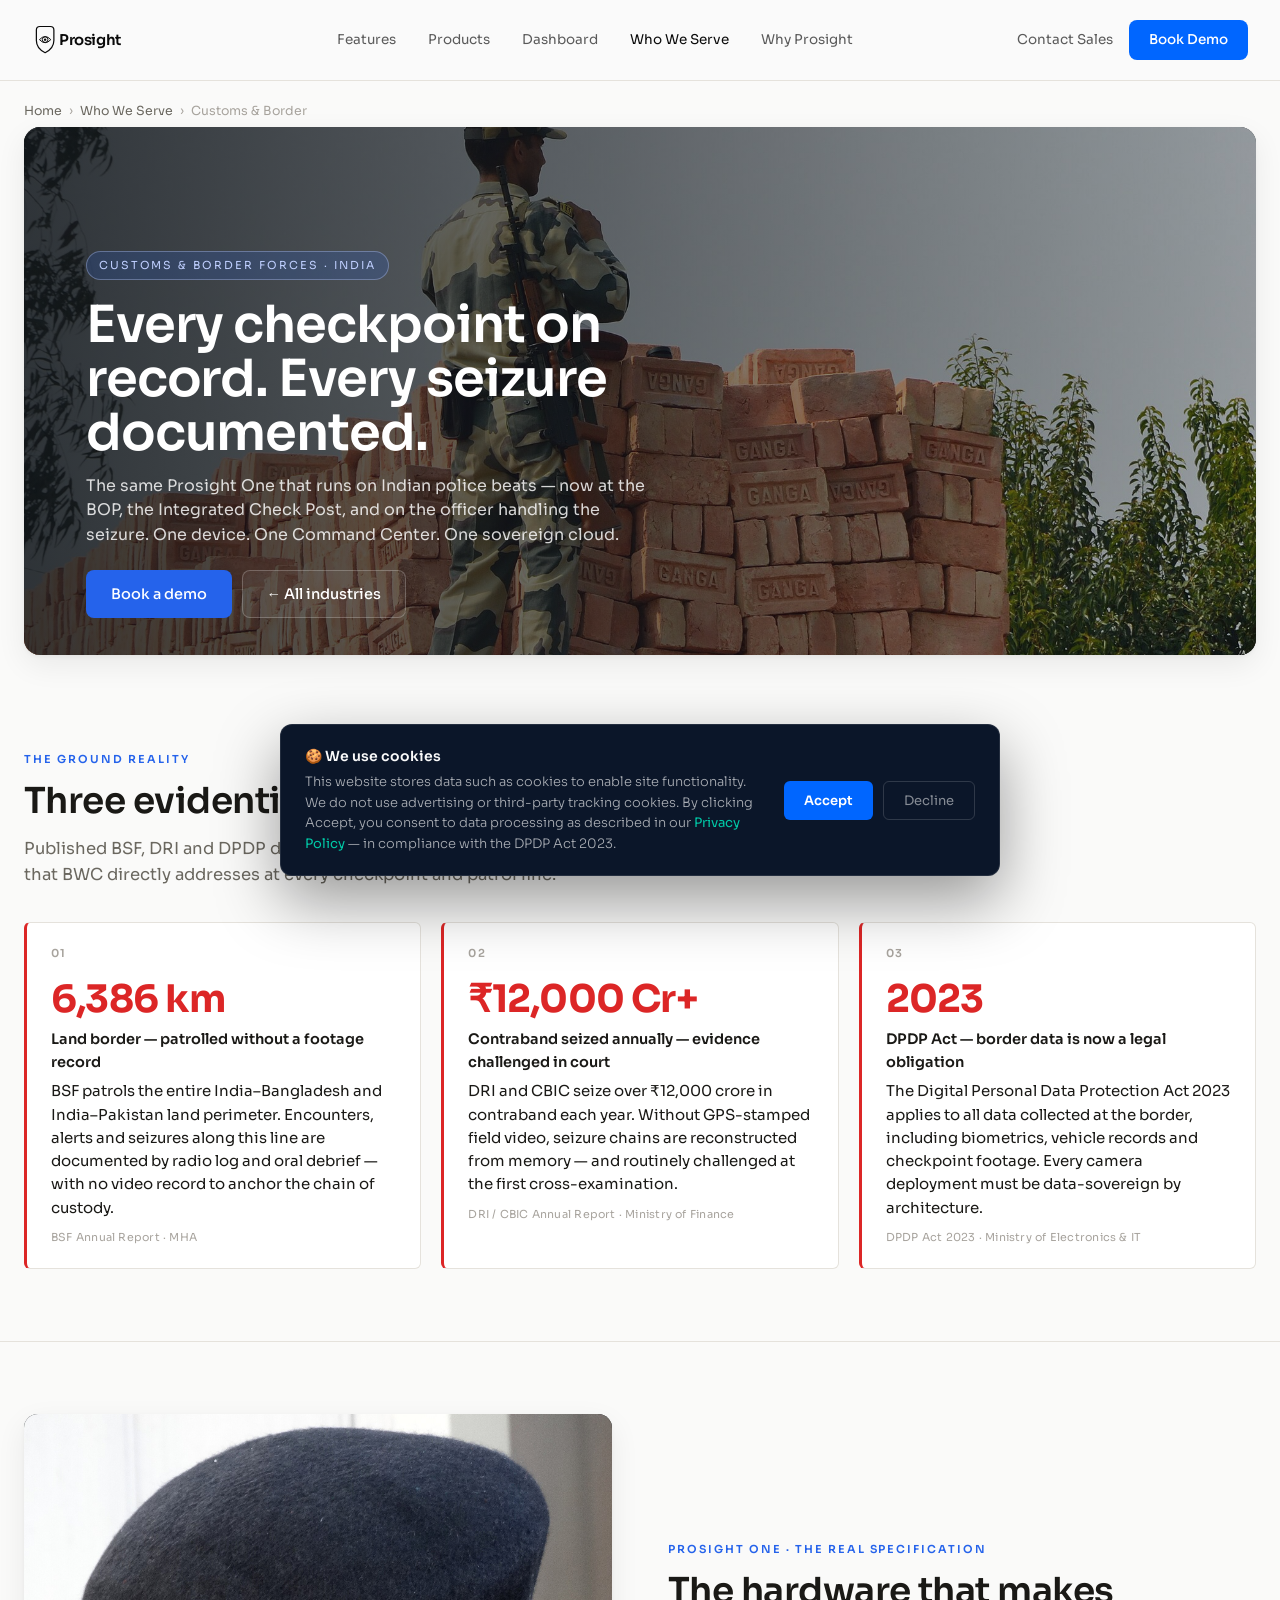
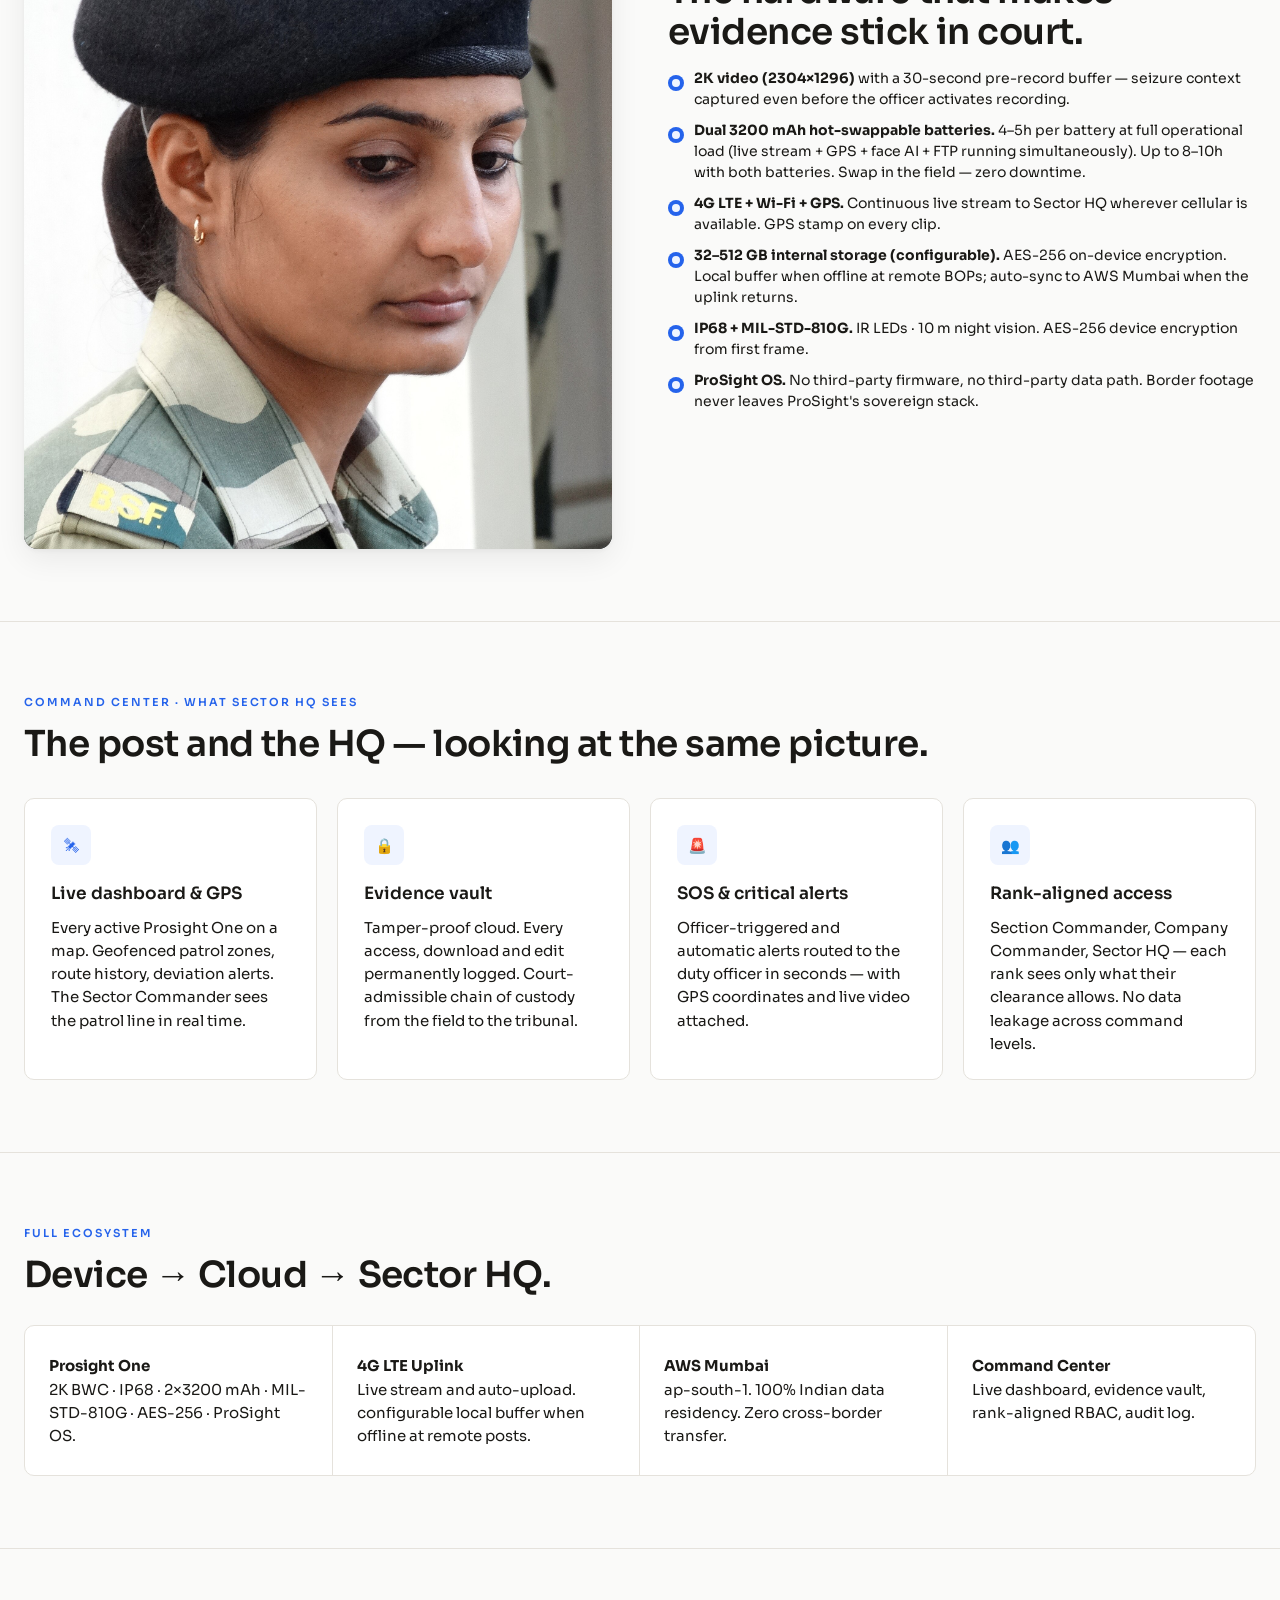
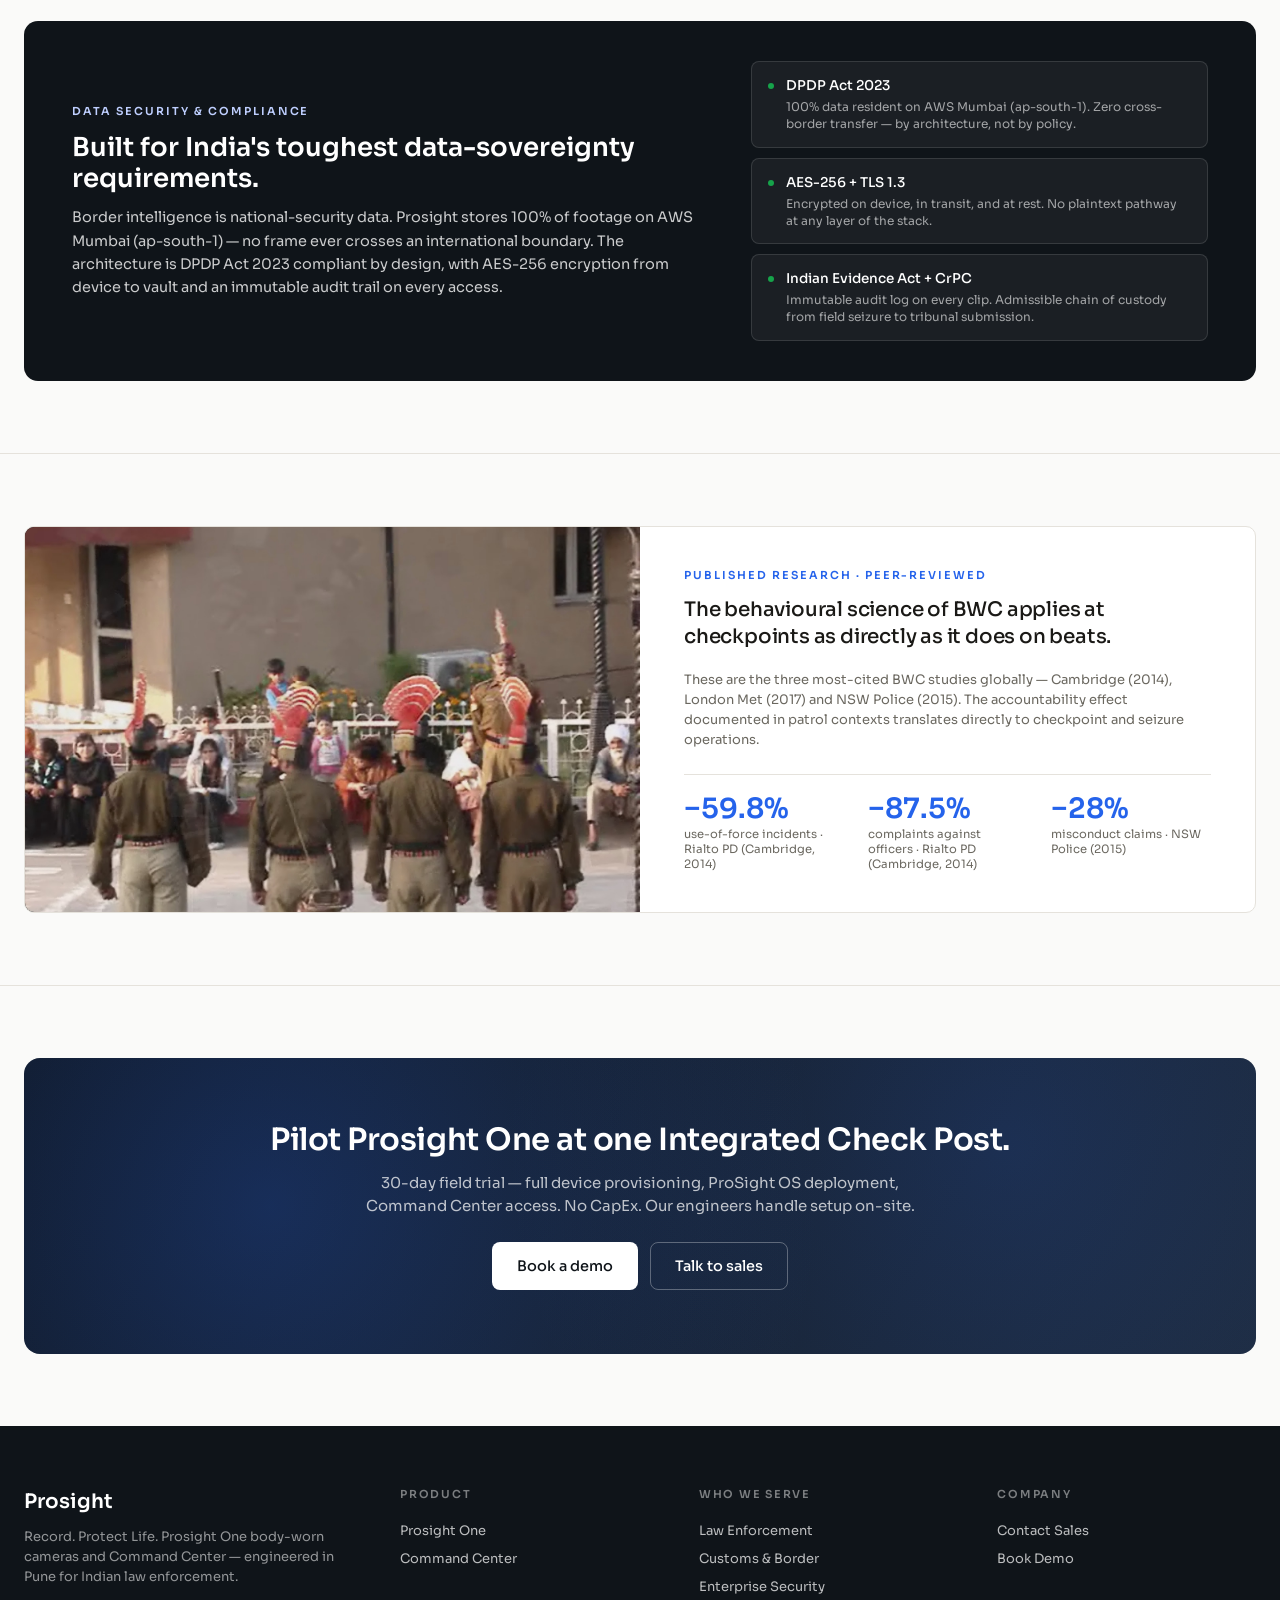
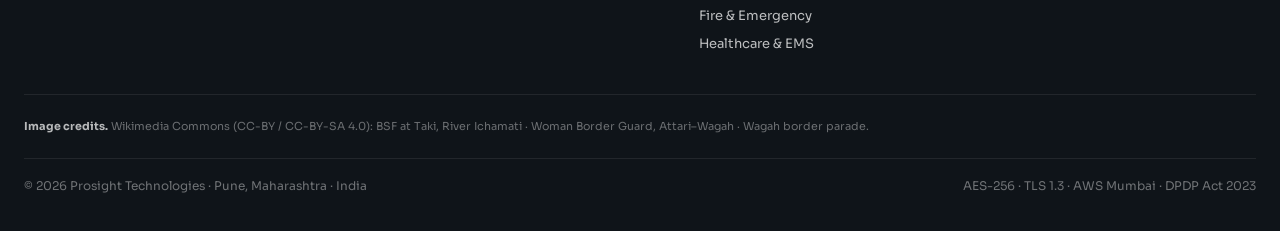
<file: who-we-serve/customs-border.html>
<!DOCTYPE html>
<html lang="en">
<head>
<meta charset="UTF-8">
<meta name="viewport" content="width=device-width, initial-scale=1.0">
<title>BSF &amp; Customs Body Camera India — Prosight One · Border Security BWC</title>
<meta name="description" content="Prosight One body-worn cameras for BSF, Customs, ITBP and SSB border checkpoint operations. Every seizure GPS-documented. 2K · IP68 · IP68 · AWS Mumbai · DPDP Act 2023 compliant.">
<meta name="keywords" content="BSF body camera India, customs body camera India, ITBP body camera, border security BWC India, SSB body camera, border force body worn camera, checkpoint camera India, seizure evidence camera">
<link rel="canonical" href="https://prosight360.in/who-we-serve/customs-border.html">
<meta property="og:type" content="website">
<meta property="og:url" content="https://prosight360.in/who-we-serve/customs-border.html">
<meta property="og:title" content="BSF &amp; Customs Body Cameras India — Prosight One">
<meta property="og:description" content="Prosight One for BSF, Customs, ITBP and SSB border operations. Every checkpoint on record. 2K · IP68 · IP68 · GPS-stamped · DPDP Act 2023.">
<meta property="og:image" content="https://prosight360.in/og-image.svg">
<meta property="og:site_name" content="Prosight">
<meta property="og:locale" content="en_IN">
<meta name="twitter:card" content="summary_large_image">
<meta name="twitter:title" content="BSF &amp; Customs Body Cameras India — Prosight One">
<meta name="twitter:description" content="Prosight One for BSF, Customs, ITBP and SSB border operations. Every checkpoint on record. 2K · IP68 · IP68 · GPS-stamped · DPDP Act 2023.">
<meta name="twitter:image" content="https://prosight360.in/og-image.svg">
<link rel="icon" href="data:image/svg+xml,<svg xmlns='http://www.w3.org/2000/svg' viewBox='0 0 48 60'><path d='M9 4 L39 4 Q45 4 45 10 L45 32 Q45 50 24 58 Q3 50 3 32 L3 10 Q3 4 9 4 Z' fill='none' stroke='%230A0A0A' stroke-width='3' stroke-linejoin='round'/><path d='M8 30 Q24 16 40 30 Q24 44 8 30 Z' fill='none' stroke='%230A0A0A' stroke-width='2.4' stroke-linejoin='round'/><circle cx='24' cy='30' r='7' fill='none' stroke='%230A0A0A' stroke-width='2.4'/><circle cx='24' cy='30' r='3' fill='%230A0A0A'/></svg>">
<script type="application/ld+json">
{"@context":"https://schema.org","@graph":[{"@type":"Organization","@id":"https://prosight360.in/#organization","name":"Prosight Technologies","url":"https://prosight360.in"},{"@type":"WebPage","@id":"https://prosight360.in/who-we-serve/customs-border.html","url":"https://prosight360.in/who-we-serve/customs-border.html","name":"BSF &amp; Customs Body Camera India — Prosight One","description":"Prosight One body-worn cameras for BSF, Customs, ITBP and SSB border checkpoint operations. Every seizure GPS-documented. DPDP Act 2023 compliant.","isPartOf":{"@id":"https://prosight360.in/#website"},"about":{"@id":"https://prosight360.in/#m530"},"publisher":{"@id":"https://prosight360.in/#organization"},"breadcrumb":{"@type":"BreadcrumbList","itemListElement":[{"@type":"ListItem","position":1,"name":"Home","item":"https://prosight360.in/"},{"@type":"ListItem","position":2,"name":"Who We Serve","item":"https://prosight360.in/who-we-serve/"},{"@type":"ListItem","position":3,"name":"Customs &amp; Border","item":"https://prosight360.in/who-we-serve/customs-border.html"}]}}]}
</script>
<link rel="preconnect" href="https://fonts.googleapis.com">
<link rel="preconnect" href="https://fonts.gstatic.com" crossorigin>
<link href="https://fonts.googleapis.com/css2?family=Sora:wght@200;300;400;500;600;700&display=swap" rel="stylesheet">
<link rel="stylesheet" href="shared.css">
</head>
<body>

<!-- ===== TOP NAV (identical to homepage) ===== -->
<nav class="topnav">
  <div class="topnav__inner">
    <a href="../index.html" class="brand" aria-label="Prosight home">
      <svg xmlns="http://www.w3.org/2000/svg" viewBox="0 0 320 80" width="140" height="35">
        <path d="M18 8 L42 8 Q50 8 50 16 L50 40 Q50 58 30 68 Q10 58 10 40 L10 16 Q10 8 18 8 Z" fill="none" stroke="#0A0A0A" stroke-width="2.8" stroke-linejoin="round"/>
        <path d="M17 38 Q30 24 43 38 Q30 52 17 38 Z" fill="none" stroke="#0A0A0A" stroke-width="2.2" stroke-linejoin="round"/>
        <circle cx="30" cy="38" r="6.5" fill="none" stroke="#0A0A0A" stroke-width="2.2"/>
        <circle cx="30" cy="38" r="2.8" fill="#0A0A0A"/>
        <text x="62" y="50" font-family="'Sora', sans-serif" font-weight="600" font-size="34" letter-spacing="-1" fill="#0A0A0A">Prosight</text>
      </svg>
    </a>
    <div class="topnav__links">
      <a href="../index.html#features">Features</a>
      <a href="../index.html#product">Products</a>
      <a href="../index.html#dashboard">Dashboard</a>
      <a href="index.html" aria-current="page">Who We Serve</a>
      <a href="../index.html#why-prosight">Why Prosight</a>
    </div>
    <div class="topnav__cta">
      <a href="#contact" data-ps="contact" class="contact-link">Contact Sales</a>
      <a href="#demo" data-ps="demo" class="book-demo">Book Demo</a>
    </div>
  </div>
</nav>

<div class="wrap-xl"><div class="crumbs"><a href="../index.html">Home</a><span>›</span><a href="index.html">Who We Serve</a><span>›</span>Customs &amp; Border</div></div>

<!-- HERO -->
<section class="hero">
  <div class="wrap-xl">
    <div class="hero__media">
      <img src="../images/who-we-serve/cb-bsf-river.jpg" alt="BSF personnel on patrol at Taki along the Ichamati river">
      <div class="hero__overlay"></div>
      <div class="hero__text">
        <span class="hero__eyebrow">Customs &amp; Border Forces · India</span>
        <h1 class="hero__h1">Every checkpoint on record. Every seizure documented.</h1>
        <p class="hero__sub">The same Prosight One that runs on Indian police beats — now at the BOP, the Integrated Check Post, and on the officer handling the seizure. One device. One Command Center. One sovereign cloud.</p>
        <div class="hero__cta">
          <a href="#demo" data-ps="demo" class="btn btn-primary btn-lg">Book a demo</a>
          <a href="index.html" class="btn btn-ghost btn-lg">← All industries</a>
        </div>
      </div>
    </div>
  </div>
</section>

<!-- PAIN POINTS -->
<section class="sec sec-first">
  <div class="wrap-xl">
    <div class="sec__eyebrow">The ground reality</div>
    <h2 class="sec__h2">Three evidentiary gaps at India's borders.</h2>
    <p class="sec__lead">Published BSF, DRI and DPDP data — not our pitch. These are the operational realities that BWC directly addresses at every checkpoint and patrol line.</p>
    <div class="pains">
      <div class="pain">
        <div class="pain__num">01</div>
        <div class="pain__stat">6,386 km</div>
        <div class="pain__h">Land border — patrolled without a footage record</div>
        <p>BSF patrols the entire India–Bangladesh and India–Pakistan land perimeter. Encounters, alerts and seizures along this line are documented by radio log and oral debrief — with no video record to anchor the chain of custody.</p>
        <div class="pain__source">BSF Annual Report · MHA</div>
      </div>
      <div class="pain">
        <div class="pain__num">02</div>
        <div class="pain__stat">₹12,000 Cr+</div>
        <div class="pain__h">Contraband seized annually — evidence challenged in court</div>
        <p>DRI and CBIC seize over ₹12,000 crore in contraband each year. Without GPS-stamped field video, seizure chains are reconstructed from memory — and routinely challenged at the first cross-examination.</p>
        <div class="pain__source">DRI / CBIC Annual Report · Ministry of Finance</div>
      </div>
      <div class="pain">
        <div class="pain__num">03</div>
        <div class="pain__stat">2023</div>
        <div class="pain__h">DPDP Act — border data is now a legal obligation</div>
        <p>The Digital Personal Data Protection Act 2023 applies to all data collected at the border, including biometrics, vehicle records and checkpoint footage. Every camera deployment must be data-sovereign by architecture.</p>
        <div class="pain__source">DPDP Act 2023 · Ministry of Electronics &amp; IT</div>
      </div>
    </div>
  </div>
</section>

<!-- SPLIT: M530 specs -->
<section class="sec">
  <div class="wrap-xl">
    <div class="split">
      <div class="split__media"><img src="../images/who-we-serve/cb-woman-guard.jpg" alt="Woman BSF border guard at Attari–Wagah checkpoint"></div>
      <div>
        <div class="sec__eyebrow">Prosight One · the real specification</div>
        <h2 class="sec__h2">The hardware that makes evidence stick in court.</h2>
        <ul class="split__list">
          <li><b>2K video (2304×1296)</b> with a 30-second pre-record buffer — seizure context captured even before the officer activates recording.</li>
          <li><b>Dual 3200 mAh hot-swappable batteries.</b> 4–5h per battery at full operational load (live stream + GPS + face AI + FTP running simultaneously). Up to 8–10h with both batteries. Swap in the field — zero downtime.</li>
          <li><b>4G LTE + Wi-Fi + GPS.</b> Continuous live stream to Sector HQ wherever cellular is available. GPS stamp on every clip.</li>
          <li><b>32–512 GB internal storage (configurable).</b> AES-256 on-device encryption. Local buffer when offline at remote BOPs; auto-sync to AWS Mumbai when the uplink returns.</li>
          <li><b>IP68 + MIL-STD-810G.</b> IR LEDs · 10 m night vision. AES-256 device encryption from first frame.</li>
          <li><b>ProSight OS.</b> No third-party firmware, no third-party data path. Border footage never leaves ProSight's sovereign stack.</li>
        </ul>
      </div>
    </div>
  </div>
</section>

<!-- COMMAND CENTER PILLARS -->
<section class="sec">
  <div class="wrap-xl">
    <div class="sec__eyebrow">Command Center · what Sector HQ sees</div>
    <h2 class="sec__h2">The post and the HQ — looking at the same picture.</h2>
    <div class="pillars">
      <div class="pillar">
        <div class="pillar__icon">🛰</div>
        <div class="pillar__h">Live dashboard &amp; GPS</div>
        <p>Every active Prosight One on a map. Geofenced patrol zones, route history, deviation alerts. The Sector Commander sees the patrol line in real time.</p>
      </div>
      <div class="pillar">
        <div class="pillar__icon">🔒</div>
        <div class="pillar__h">Evidence vault</div>
        <p>Tamper-proof cloud. Every access, download and edit permanently logged. Court-admissible chain of custody from the field to the tribunal.</p>
      </div>
      <div class="pillar">
        <div class="pillar__icon">🚨</div>
        <div class="pillar__h">SOS &amp; critical alerts</div>
        <p>Officer-triggered and automatic alerts routed to the duty officer in seconds — with GPS coordinates and live video attached.</p>
      </div>
      <div class="pillar">
        <div class="pillar__icon">👥</div>
        <div class="pillar__h">Rank-aligned access</div>
        <p>Section Commander, Company Commander, Sector HQ — each rank sees only what their clearance allows. No data leakage across command levels.</p>
      </div>
    </div>
  </div>
</section>

<!-- ECOSYSTEM -->
<section class="sec">
  <div class="wrap-xl">
    <div class="sec__eyebrow">Full ecosystem</div>
    <h2 class="sec__h2">Device → Cloud → Sector HQ.</h2>
    <div class="ecosystem">
      <div class="eco__cell"><b>Prosight One</b><p>2K BWC · IP68 · 2×3200 mAh · MIL-STD-810G · AES-256 · ProSight OS.</p></div>
      <div class="eco__cell"><b>4G LTE Uplink</b><p>Live stream and auto-upload. configurable local buffer when offline at remote posts.</p></div>
      <div class="eco__cell"><b>AWS Mumbai</b><p>ap-south-1. 100% Indian data residency. Zero cross-border transfer.</p></div>
      <div class="eco__cell"><b>Command Center</b><p>Live dashboard, evidence vault, rank-aligned RBAC, audit log.</p></div>
    </div>
  </div>
</section>

<!-- COMPLIANCE -->
<section class="sec">
  <div class="wrap-xl">
    <div class="compliance">
      <div>
        <div class="compliance__eyebrow">Data security &amp; compliance</div>
        <h2 class="compliance__h">Built for India's toughest data-sovereignty requirements.</h2>
        <p class="compliance__p">Border intelligence is national-security data. Prosight stores 100% of footage on AWS Mumbai (ap-south-1) — no frame ever crosses an international boundary. The architecture is DPDP Act 2023 compliant by design, with AES-256 encryption from device to vault and an immutable audit trail on every access.</p>
      </div>
      <div class="compliance__badges">
        <div class="cbadge">
          <div class="cbadge__dot"></div>
          <div>
            <div class="cbadge__h">DPDP Act 2023</div>
            <div class="cbadge__p">100% data resident on AWS Mumbai (ap-south-1). Zero cross-border transfer — by architecture, not by policy.</div>
          </div>
        </div>
        <div class="cbadge">
          <div class="cbadge__dot"></div>
          <div>
            <div class="cbadge__h">AES-256 + TLS 1.3</div>
            <div class="cbadge__p">Encrypted on device, in transit, and at rest. No plaintext pathway at any layer of the stack.</div>
          </div>
        </div>
        <div class="cbadge">
          <div class="cbadge__dot"></div>
          <div>
            <div class="cbadge__h">Indian Evidence Act + CrPC</div>
            <div class="cbadge__p">Immutable audit log on every clip. Admissible chain of custody from field seizure to tribunal submission.</div>
          </div>
        </div>
      </div>
    </div>
  </div>
</section>

<!-- CASE STUDY -->
<section class="sec">
  <div class="wrap-xl">
    <div class="casestudy">
      <div class="casestudy__media"><img src="../images/who-we-serve/cb-wagah.jpg" alt="Wagah border parade — BSF on duty"></div>
      <div class="casestudy__body">
        <div class="casestudy__eyebrow">Published research · peer-reviewed</div>
        <h2 class="casestudy__quote">The behavioural science of BWC applies at checkpoints as directly as it does on beats.</h2>
        <p class="casestudy__who">These are the three most-cited BWC studies globally — Cambridge (2014), London Met (2017) and NSW Police (2015). The accountability effect documented in patrol contexts translates directly to checkpoint and seizure operations.</p>
        <div class="casestudy__metrics">
          <div class="casestudy__metric">
            <div class="k">−59.8%</div>
            <div class="v">use-of-force incidents · Rialto PD (Cambridge, 2014)</div>
          </div>
          <div class="casestudy__metric">
            <div class="k">−87.5%</div>
            <div class="v">complaints against officers · Rialto PD (Cambridge, 2014)</div>
          </div>
          <div class="casestudy__metric">
            <div class="k">−28%</div>
            <div class="v">misconduct claims · NSW Police (2015)</div>
          </div>
        </div>
      </div>
    </div>
  </div>
</section>

<!-- CTA band -->
<section class="sec"><div class="wrap-xl">
  <div class="ctaband">
    <h3 class="ctaband__h">Pilot Prosight One at one Integrated Check Post.</h3>
    <p class="ctaband__p">30-day field trial — full device provisioning, ProSight OS deployment, Command Center access. No CapEx. Our engineers handle setup on-site.</p>
    <div class="ctaband__row">
      <a class="btn btn-primary btn-lg" href="#demo" data-ps="demo">Book a demo</a>
      <a class="btn btn-ghost btn-lg" href="#contact" data-ps="contact">Talk to sales</a>
    </div>
  </div>
</div></section>

<!-- FOOTER -->
<footer class="site">
  <div class="wrap-xl">
    <div class="footer__grid">
      <div>
        <div class="footer__brand">Prosight</div>
        <p class="footer__tagline">Record. Protect Life. Prosight One body-worn cameras and Command Center — engineered in Pune for Indian law enforcement.</p>
      </div>
      <div>
        <h5>Product</h5>
        <a href="../index.html#product">Prosight One</a>
        <a href="../index.html#dashboard">Command Center</a>
      </div>
      <div>
        <h5>Who We Serve</h5>
        <a href="law-enforcement.html">Law Enforcement</a>
        <a href="customs-border.html">Customs &amp; Border</a>
        <a href="enterprise-security.html">Enterprise Security</a>
        <a href="fire-ems.html">Fire &amp; Emergency</a>
        <a href="healthcare.html">Healthcare &amp; EMS</a>
      </div>
      <div>
        <h5>Company</h5>
        <a href="#contact" data-ps="contact">Contact Sales</a>
        <a href="#demo" data-ps="demo">Book Demo</a>
      </div>
    </div>
    <div class="footer__credits">
      <strong style="color:rgba(255,255,255,0.7)">Image credits.</strong>
      Wikimedia Commons (CC-BY / CC-BY-SA 4.0): BSF at Taki, River Ichamati · Woman Border Guard, Attari–Wagah · Wagah border parade.
    </div>
    <div class="footer__bottom">
      <span>© 2026 Prosight Technologies · Pune, Maharashtra · India</span>
      <span>AES-256 · TLS 1.3 · AWS Mumbai · DPDP Act 2023</span>
    </div>
  </div>
</footer>

<script src="shared.js"></script>
<script src="../cookie-consent.js"></script>
</body>
</html>
</file>
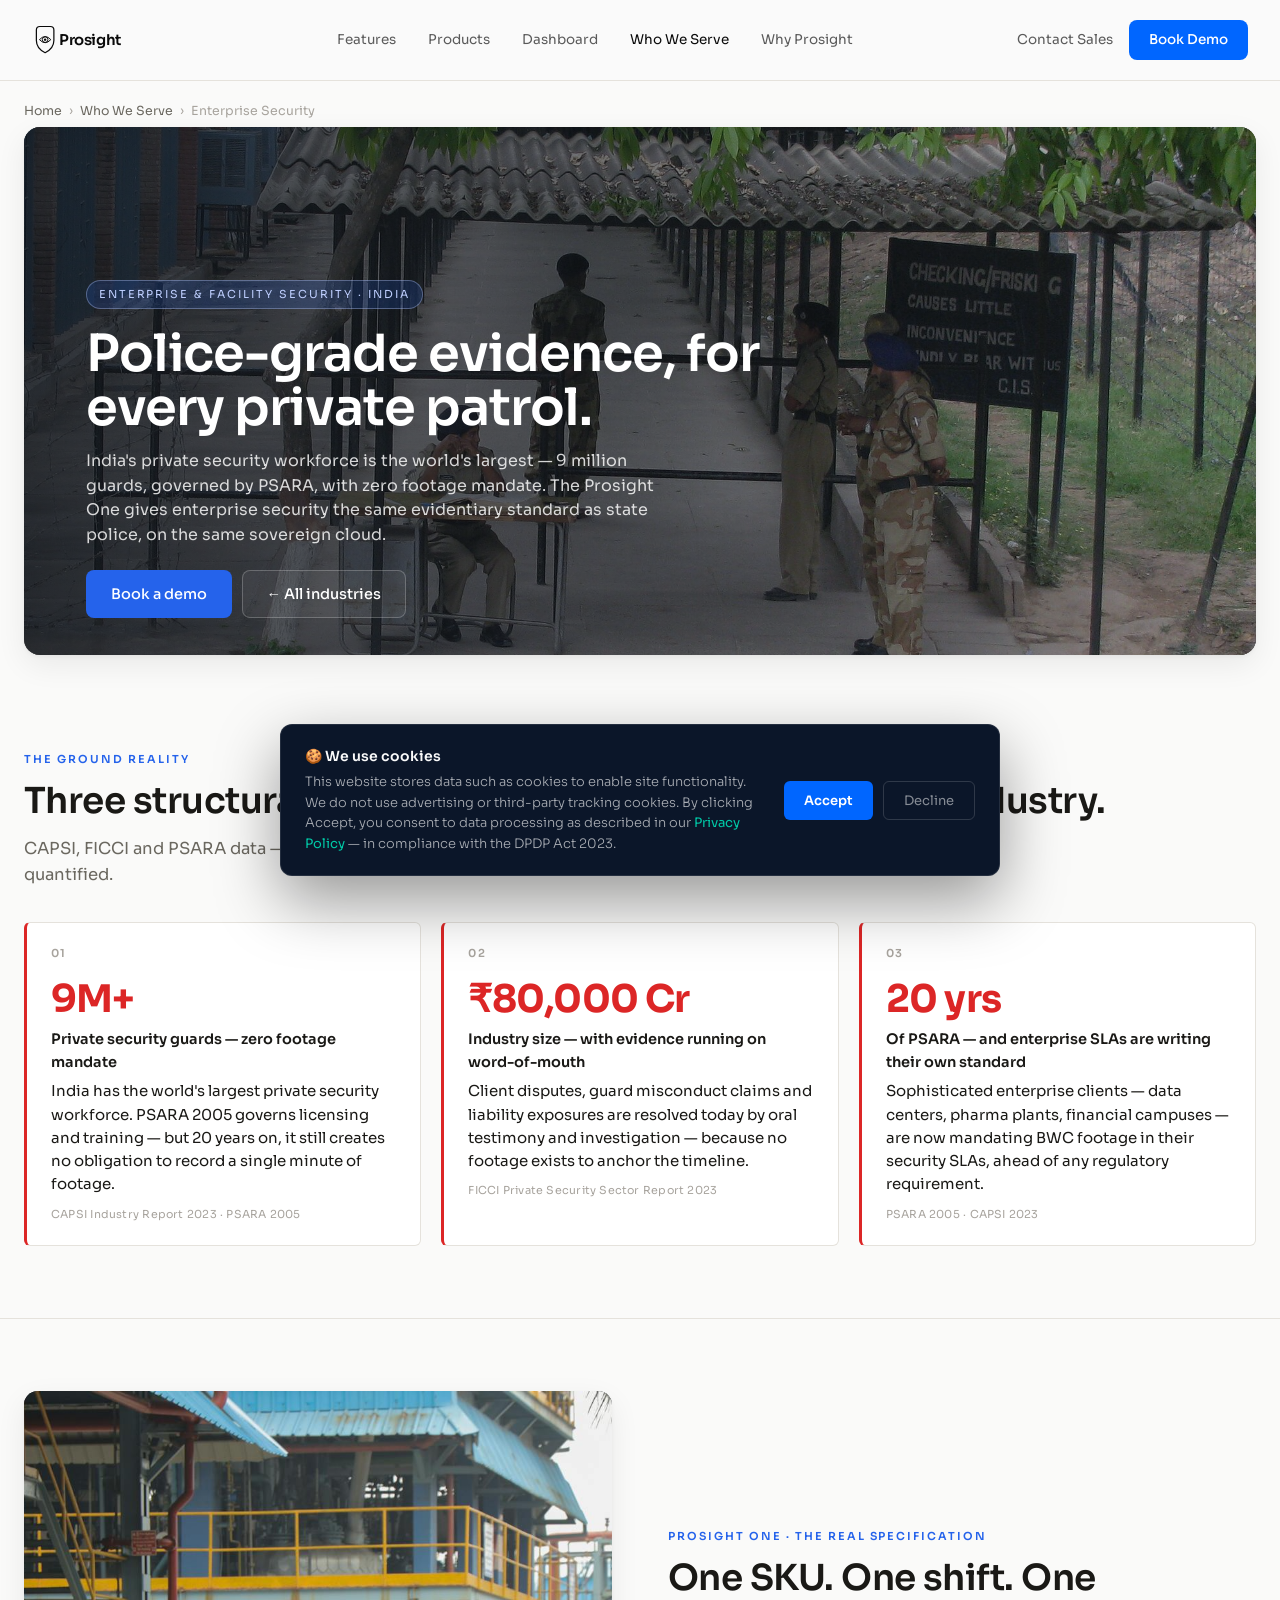
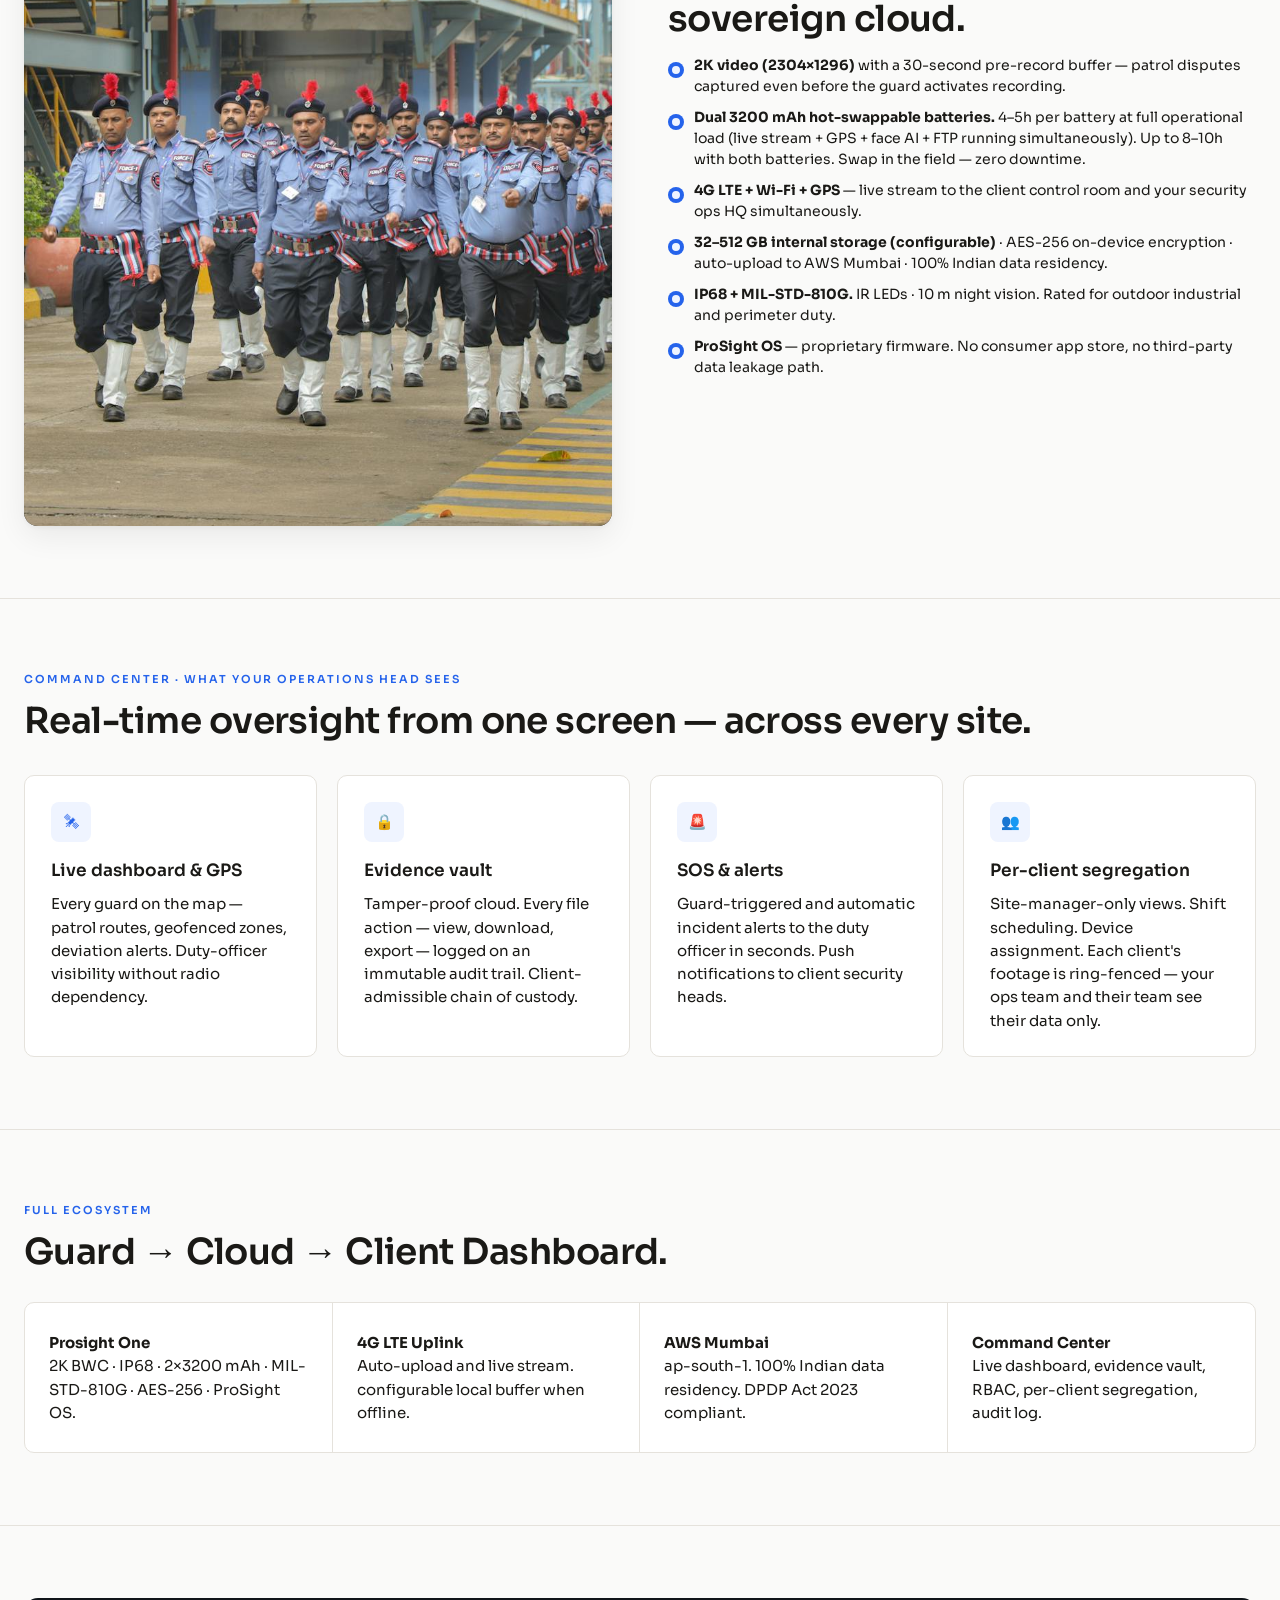
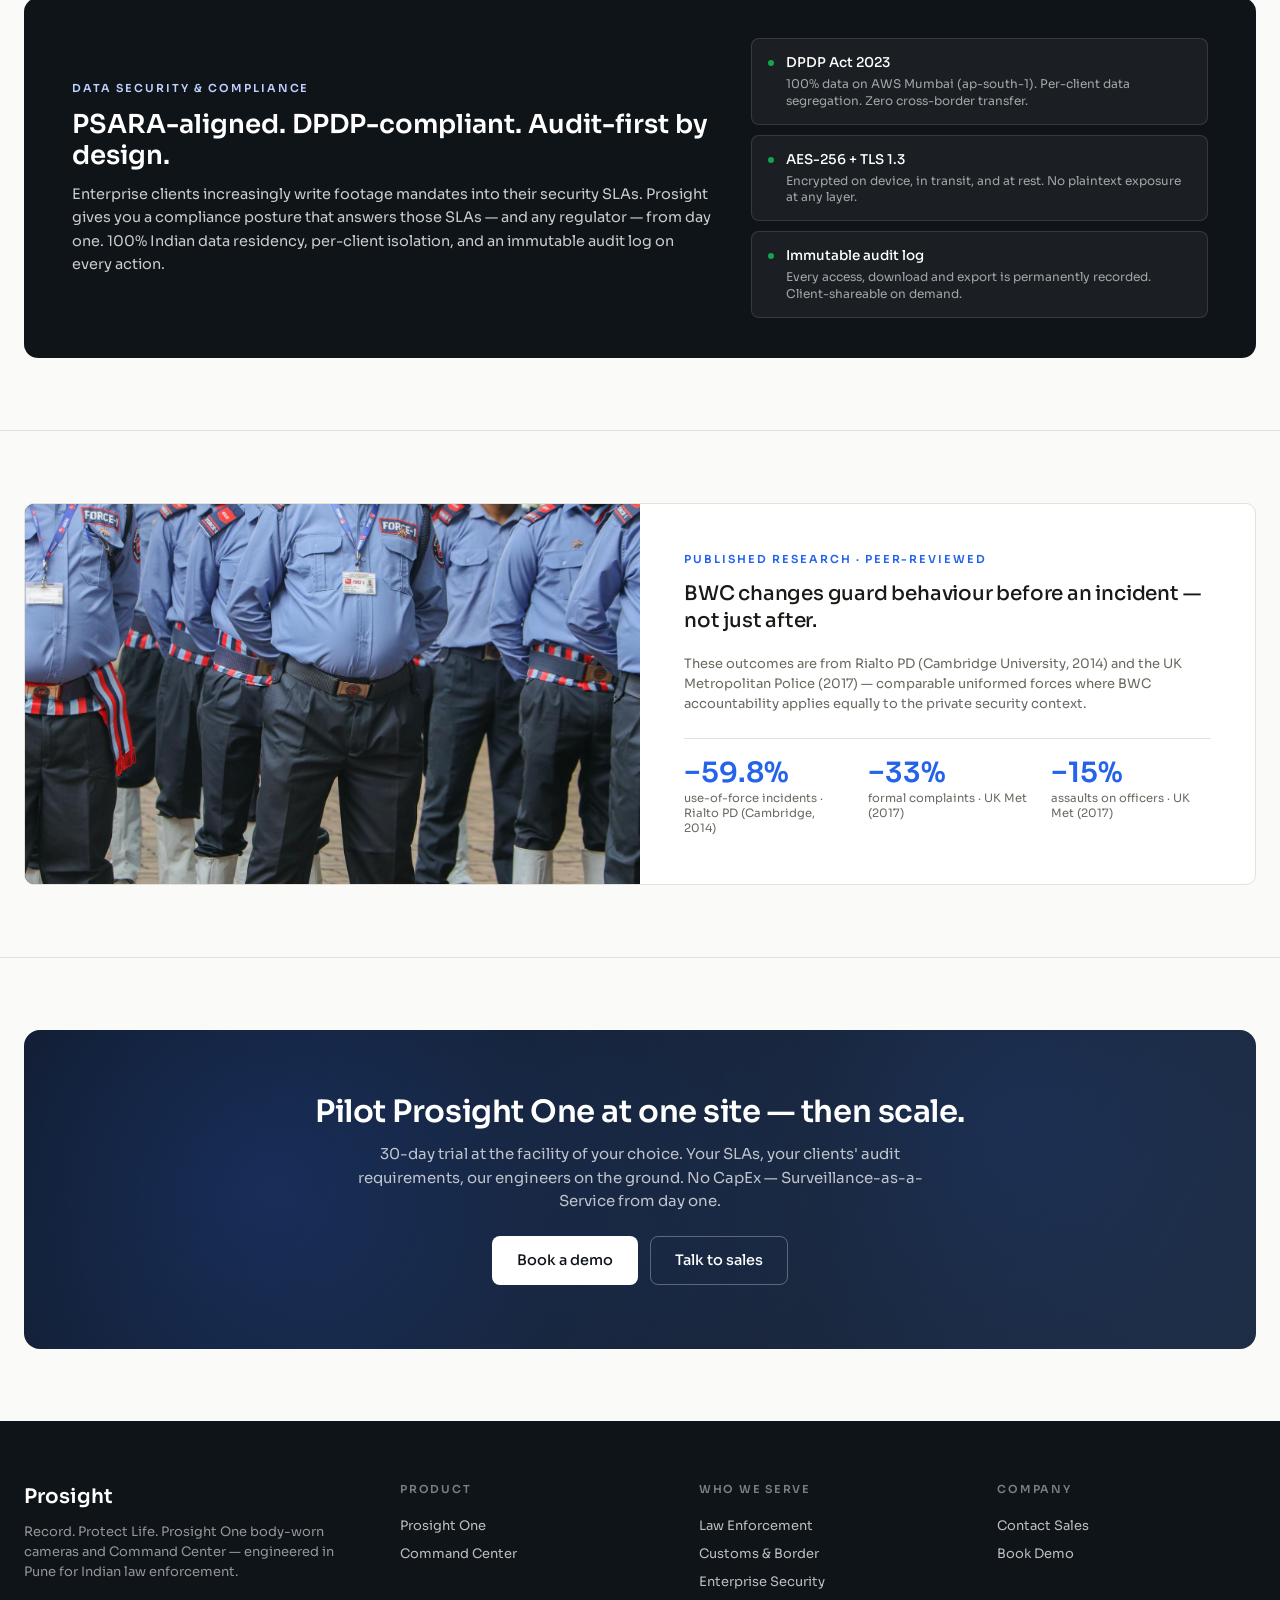
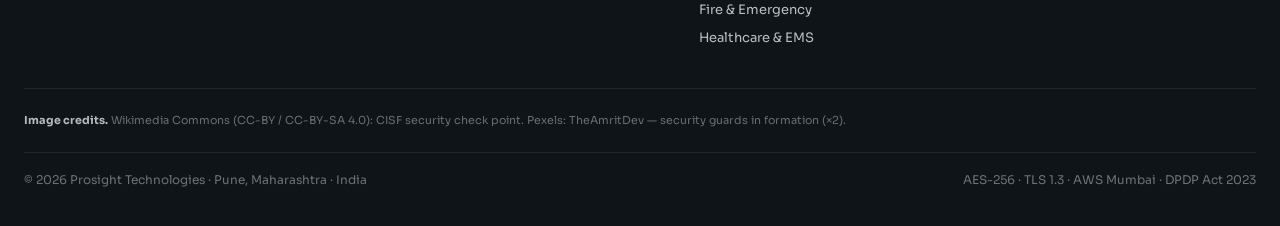
<file: who-we-serve/enterprise-security.html>
<!DOCTYPE html>
<html lang="en">
<head>
<meta charset="UTF-8">
<meta name="viewport" content="width=device-width, initial-scale=1.0">
<title>Enterprise Security Body Camera India — Prosight One · CISF &amp; Private Security BWC</title>
<meta name="description" content="Prosight One body-worn cameras for CISF, private security guards and enterprise facilities. India's 9M+ guards — zero footage mandate. Police-grade evidence on every patrol. DPDP Act 2023 compliant.">
<meta name="keywords" content="enterprise security body camera India, CISF body camera, private security guard camera India, PSARA body camera, security guard BWC India, industrial security camera, enterprise BWC">
<link rel="canonical" href="https://prosight360.in/who-we-serve/enterprise-security.html">
<meta property="og:type" content="website">
<meta property="og:url" content="https://prosight360.in/who-we-serve/enterprise-security.html">
<meta property="og:title" content="Enterprise Security Body Cameras India — Prosight One">
<meta property="og:description" content="Prosight One for CISF, private security and enterprise facilities. India's 9M+ guards, zero footage mandate — police-grade evidence from day one. DPDP Act 2023.">
<meta property="og:image" content="https://prosight360.in/og-image.svg">
<meta property="og:site_name" content="Prosight">
<meta property="og:locale" content="en_IN">
<meta name="twitter:card" content="summary_large_image">
<meta name="twitter:title" content="Enterprise Security Body Cameras India — Prosight One">
<meta name="twitter:description" content="Prosight One for CISF, private security and enterprise facilities. India's 9M+ guards, zero footage mandate — police-grade evidence from day one. DPDP Act 2023.">
<meta name="twitter:image" content="https://prosight360.in/og-image.svg">
<link rel="icon" href="data:image/svg+xml,<svg xmlns='http://www.w3.org/2000/svg' viewBox='0 0 48 60'><path d='M9 4 L39 4 Q45 4 45 10 L45 32 Q45 50 24 58 Q3 50 3 32 L3 10 Q3 4 9 4 Z' fill='none' stroke='%230A0A0A' stroke-width='3' stroke-linejoin='round'/><path d='M8 30 Q24 16 40 30 Q24 44 8 30 Z' fill='none' stroke='%230A0A0A' stroke-width='2.4' stroke-linejoin='round'/><circle cx='24' cy='30' r='7' fill='none' stroke='%230A0A0A' stroke-width='2.4'/><circle cx='24' cy='30' r='3' fill='%230A0A0A'/></svg>">
<script type="application/ld+json">
{"@context":"https://schema.org","@graph":[{"@type":"Organization","@id":"https://prosight360.in/#organization","name":"Prosight Technologies","url":"https://prosight360.in"},{"@type":"WebPage","@id":"https://prosight360.in/who-we-serve/enterprise-security.html","url":"https://prosight360.in/who-we-serve/enterprise-security.html","name":"Enterprise Security Body Camera India — Prosight One","description":"Prosight One body-worn cameras for CISF, private security guards and enterprise facilities. India 9M+ guards. PSARA-aligned, DPDP Act 2023 compliant.","isPartOf":{"@id":"https://prosight360.in/#website"},"about":{"@id":"https://prosight360.in/#m530"},"publisher":{"@id":"https://prosight360.in/#organization"},"breadcrumb":{"@type":"BreadcrumbList","itemListElement":[{"@type":"ListItem","position":1,"name":"Home","item":"https://prosight360.in/"},{"@type":"ListItem","position":2,"name":"Who We Serve","item":"https://prosight360.in/who-we-serve/"},{"@type":"ListItem","position":3,"name":"Enterprise Security","item":"https://prosight360.in/who-we-serve/enterprise-security.html"}]}}]}
</script>
<link rel="preconnect" href="https://fonts.googleapis.com">
<link rel="preconnect" href="https://fonts.gstatic.com" crossorigin>
<link href="https://fonts.googleapis.com/css2?family=Sora:wght@200;300;400;500;600;700&display=swap" rel="stylesheet">
<link rel="stylesheet" href="shared.css">
</head>
<body>

<!-- ===== TOP NAV (identical to homepage) ===== -->
<nav class="topnav">
  <div class="topnav__inner">
    <a href="../index.html" class="brand" aria-label="Prosight home">
      <svg xmlns="http://www.w3.org/2000/svg" viewBox="0 0 320 80" width="140" height="35">
        <path d="M18 8 L42 8 Q50 8 50 16 L50 40 Q50 58 30 68 Q10 58 10 40 L10 16 Q10 8 18 8 Z" fill="none" stroke="#0A0A0A" stroke-width="2.8" stroke-linejoin="round"/>
        <path d="M17 38 Q30 24 43 38 Q30 52 17 38 Z" fill="none" stroke="#0A0A0A" stroke-width="2.2" stroke-linejoin="round"/>
        <circle cx="30" cy="38" r="6.5" fill="none" stroke="#0A0A0A" stroke-width="2.2"/>
        <circle cx="30" cy="38" r="2.8" fill="#0A0A0A"/>
        <text x="62" y="50" font-family="'Sora', sans-serif" font-weight="600" font-size="34" letter-spacing="-1" fill="#0A0A0A">Prosight</text>
      </svg>
    </a>
    <div class="topnav__links">
      <a href="../index.html#features">Features</a>
      <a href="../index.html#product">Products</a>
      <a href="../index.html#dashboard">Dashboard</a>
      <a href="index.html" aria-current="page">Who We Serve</a>
      <a href="../index.html#why-prosight">Why Prosight</a>
    </div>
    <div class="topnav__cta">
      <a href="#contact" data-ps="contact" class="contact-link">Contact Sales</a>
      <a href="#demo" data-ps="demo" class="book-demo">Book Demo</a>
    </div>
  </div>
</nav>

<div class="wrap-xl"><div class="crumbs"><a href="../index.html">Home</a><span>›</span><a href="index.html">Who We Serve</a><span>›</span>Enterprise Security</div></div>

<!-- HERO -->
<section class="hero">
  <div class="wrap-xl">
    <div class="hero__media">
      <img src="../images/who-we-serve/es-cisf-checkpoint.jpg" alt="CISF security check point at an Indian airport terminal">
      <div class="hero__overlay"></div>
      <div class="hero__text">
        <span class="hero__eyebrow">Enterprise &amp; Facility Security · India</span>
        <h1 class="hero__h1">Police-grade evidence, for every private patrol.</h1>
        <p class="hero__sub">India's private security workforce is the world's largest — 9 million guards, governed by PSARA, with zero footage mandate. The Prosight One gives enterprise security the same evidentiary standard as state police, on the same sovereign cloud.</p>
        <div class="hero__cta">
          <a href="#demo" data-ps="demo" class="btn btn-primary btn-lg">Book a demo</a>
          <a href="index.html" class="btn btn-ghost btn-lg">← All industries</a>
        </div>
      </div>
    </div>
  </div>
</section>

<!-- PAIN POINTS -->
<section class="sec sec-first">
  <div class="wrap-xl">
    <div class="sec__eyebrow">The ground reality</div>
    <h2 class="sec__h2">Three structural gaps in India's ₹80,000 Cr security industry.</h2>
    <p class="sec__lead">CAPSI, FICCI and PSARA data — not our claims. This is the sector you operate in, quantified.</p>
    <div class="pains">
      <div class="pain">
        <div class="pain__num">01</div>
        <div class="pain__stat">9M+</div>
        <div class="pain__h">Private security guards — zero footage mandate</div>
        <p>India has the world's largest private security workforce. PSARA 2005 governs licensing and training — but 20 years on, it still creates no obligation to record a single minute of footage.</p>
        <div class="pain__source">CAPSI Industry Report 2023 · PSARA 2005</div>
      </div>
      <div class="pain">
        <div class="pain__num">02</div>
        <div class="pain__stat">₹80,000 Cr</div>
        <div class="pain__h">Industry size — with evidence running on word-of-mouth</div>
        <p>Client disputes, guard misconduct claims and liability exposures are resolved today by oral testimony and investigation — because no footage exists to anchor the timeline.</p>
        <div class="pain__source">FICCI Private Security Sector Report 2023</div>
      </div>
      <div class="pain">
        <div class="pain__num">03</div>
        <div class="pain__stat">20 yrs</div>
        <div class="pain__h">Of PSARA — and enterprise SLAs are writing their own standard</div>
        <p>Sophisticated enterprise clients — data centers, pharma plants, financial campuses — are now mandating BWC footage in their security SLAs, ahead of any regulatory requirement.</p>
        <div class="pain__source">PSARA 2005 · CAPSI 2023</div>
      </div>
    </div>
  </div>
</section>

<!-- SPLIT: M530 specs -->
<section class="sec">
  <div class="wrap-xl">
    <div class="split">
      <div class="split__media"><img src="../images/who-we-serve/es-march-industrial.jpg" alt="Security guards on perimeter march at an Indian industrial facility"></div>
      <div>
        <div class="sec__eyebrow">Prosight One · the real specification</div>
        <h2 class="sec__h2">One SKU. One shift. One sovereign cloud.</h2>
        <ul class="split__list">
          <li><b>2K video (2304×1296)</b> with a 30-second pre-record buffer — patrol disputes captured even before the guard activates recording.</li>
          <li><b>Dual 3200 mAh hot-swappable batteries.</b> 4–5h per battery at full operational load (live stream + GPS + face AI + FTP running simultaneously). Up to 8–10h with both batteries. Swap in the field — zero downtime.</li>
          <li><b>4G LTE + Wi-Fi + GPS</b> — live stream to the client control room and your security ops HQ simultaneously.</li>
          <li><b>32–512 GB internal storage (configurable)</b> · AES-256 on-device encryption · auto-upload to AWS Mumbai · 100% Indian data residency.</li>
          <li><b>IP68 + MIL-STD-810G.</b> IR LEDs · 10 m night vision. Rated for outdoor industrial and perimeter duty.</li>
          <li><b>ProSight OS</b> — proprietary firmware. No consumer app store, no third-party data leakage path.</li>
        </ul>
      </div>
    </div>
  </div>
</section>

<!-- COMMAND CENTER PILLARS -->
<section class="sec">
  <div class="wrap-xl">
    <div class="sec__eyebrow">Command Center · what your operations head sees</div>
    <h2 class="sec__h2">Real-time oversight from one screen — across every site.</h2>
    <div class="pillars">
      <div class="pillar">
        <div class="pillar__icon">🛰</div>
        <div class="pillar__h">Live dashboard &amp; GPS</div>
        <p>Every guard on the map — patrol routes, geofenced zones, deviation alerts. Duty-officer visibility without radio dependency.</p>
      </div>
      <div class="pillar">
        <div class="pillar__icon">🔒</div>
        <div class="pillar__h">Evidence vault</div>
        <p>Tamper-proof cloud. Every file action — view, download, export — logged on an immutable audit trail. Client-admissible chain of custody.</p>
      </div>
      <div class="pillar">
        <div class="pillar__icon">🚨</div>
        <div class="pillar__h">SOS &amp; alerts</div>
        <p>Guard-triggered and automatic incident alerts to the duty officer in seconds. Push notifications to client security heads.</p>
      </div>
      <div class="pillar">
        <div class="pillar__icon">👥</div>
        <div class="pillar__h">Per-client segregation</div>
        <p>Site-manager-only views. Shift scheduling. Device assignment. Each client's footage is ring-fenced — your ops team and their team see their data only.</p>
      </div>
    </div>
  </div>
</section>

<!-- ECOSYSTEM -->
<section class="sec">
  <div class="wrap-xl">
    <div class="sec__eyebrow">Full ecosystem</div>
    <h2 class="sec__h2">Guard → Cloud → Client Dashboard.</h2>
    <div class="ecosystem">
      <div class="eco__cell"><b>Prosight One</b><p>2K BWC · IP68 · 2×3200 mAh · MIL-STD-810G · AES-256 · ProSight OS.</p></div>
      <div class="eco__cell"><b>4G LTE Uplink</b><p>Auto-upload and live stream. configurable local buffer when offline.</p></div>
      <div class="eco__cell"><b>AWS Mumbai</b><p>ap-south-1. 100% Indian data residency. DPDP Act 2023 compliant.</p></div>
      <div class="eco__cell"><b>Command Center</b><p>Live dashboard, evidence vault, RBAC, per-client segregation, audit log.</p></div>
    </div>
  </div>
</section>

<!-- COMPLIANCE -->
<section class="sec">
  <div class="wrap-xl">
    <div class="compliance">
      <div>
        <div class="compliance__eyebrow">Data security &amp; compliance</div>
        <h2 class="compliance__h">PSARA-aligned. DPDP-compliant. Audit-first by design.</h2>
        <p class="compliance__p">Enterprise clients increasingly write footage mandates into their security SLAs. Prosight gives you a compliance posture that answers those SLAs — and any regulator — from day one. 100% Indian data residency, per-client isolation, and an immutable audit log on every action.</p>
      </div>
      <div class="compliance__badges">
        <div class="cbadge">
          <div class="cbadge__dot"></div>
          <div>
            <div class="cbadge__h">DPDP Act 2023</div>
            <div class="cbadge__p">100% data on AWS Mumbai (ap-south-1). Per-client data segregation. Zero cross-border transfer.</div>
          </div>
        </div>
        <div class="cbadge">
          <div class="cbadge__dot"></div>
          <div>
            <div class="cbadge__h">AES-256 + TLS 1.3</div>
            <div class="cbadge__p">Encrypted on device, in transit, and at rest. No plaintext exposure at any layer.</div>
          </div>
        </div>
        <div class="cbadge">
          <div class="cbadge__dot"></div>
          <div>
            <div class="cbadge__h">Immutable audit log</div>
            <div class="cbadge__p">Every access, download and export is permanently recorded. Client-shareable on demand.</div>
          </div>
        </div>
      </div>
    </div>
  </div>
</section>

<!-- CASE STUDY -->
<section class="sec">
  <div class="wrap-xl">
    <div class="casestudy">
      <div class="casestudy__media"><img src="../images/who-we-serve/es-guards-formation.jpg" alt="Security guards at muster formation"></div>
      <div class="casestudy__body">
        <div class="casestudy__eyebrow">Published research · peer-reviewed</div>
        <h2 class="casestudy__quote">BWC changes guard behaviour before an incident — not just after.</h2>
        <p class="casestudy__who">These outcomes are from Rialto PD (Cambridge University, 2014) and the UK Metropolitan Police (2017) — comparable uniformed forces where BWC accountability applies equally to the private security context.</p>
        <div class="casestudy__metrics">
          <div class="casestudy__metric">
            <div class="k">−59.8%</div>
            <div class="v">use-of-force incidents · Rialto PD (Cambridge, 2014)</div>
          </div>
          <div class="casestudy__metric">
            <div class="k">−33%</div>
            <div class="v">formal complaints · UK Met (2017)</div>
          </div>
          <div class="casestudy__metric">
            <div class="k">−15%</div>
            <div class="v">assaults on officers · UK Met (2017)</div>
          </div>
        </div>
      </div>
    </div>
  </div>
</section>

<!-- CTA band -->
<section class="sec"><div class="wrap-xl">
  <div class="ctaband">
    <h3 class="ctaband__h">Pilot Prosight One at one site — then scale.</h3>
    <p class="ctaband__p">30-day trial at the facility of your choice. Your SLAs, your clients' audit requirements, our engineers on the ground. No CapEx — Surveillance-as-a-Service from day one.</p>
    <div class="ctaband__row">
      <a class="btn btn-primary btn-lg" href="#demo" data-ps="demo">Book a demo</a>
      <a class="btn btn-ghost btn-lg" href="#contact" data-ps="contact">Talk to sales</a>
    </div>
  </div>
</div></section>

<!-- FOOTER -->
<footer class="site">
  <div class="wrap-xl">
    <div class="footer__grid">
      <div>
        <div class="footer__brand">Prosight</div>
        <p class="footer__tagline">Record. Protect Life. Prosight One body-worn cameras and Command Center — engineered in Pune for Indian law enforcement.</p>
      </div>
      <div>
        <h5>Product</h5>
        <a href="../index.html#product">Prosight One</a>
        <a href="../index.html#dashboard">Command Center</a>
      </div>
      <div>
        <h5>Who We Serve</h5>
        <a href="law-enforcement.html">Law Enforcement</a>
        <a href="customs-border.html">Customs &amp; Border</a>
        <a href="enterprise-security.html">Enterprise Security</a>
        <a href="fire-ems.html">Fire &amp; Emergency</a>
        <a href="healthcare.html">Healthcare &amp; EMS</a>
      </div>
      <div>
        <h5>Company</h5>
        <a href="#contact" data-ps="contact">Contact Sales</a>
        <a href="#demo" data-ps="demo">Book Demo</a>
      </div>
    </div>
    <div class="footer__credits">
      <strong style="color:rgba(255,255,255,0.7)">Image credits.</strong>
      Wikimedia Commons (CC-BY / CC-BY-SA 4.0): CISF security check point. Pexels: TheAmritDev — security guards in formation (×2).
    </div>
    <div class="footer__bottom">
      <span>© 2026 Prosight Technologies · Pune, Maharashtra · India</span>
      <span>AES-256 · TLS 1.3 · AWS Mumbai · DPDP Act 2023</span>
    </div>
  </div>
</footer>

<script src="shared.js"></script>
<script src="../cookie-consent.js"></script>
</body>
</html>
</file>
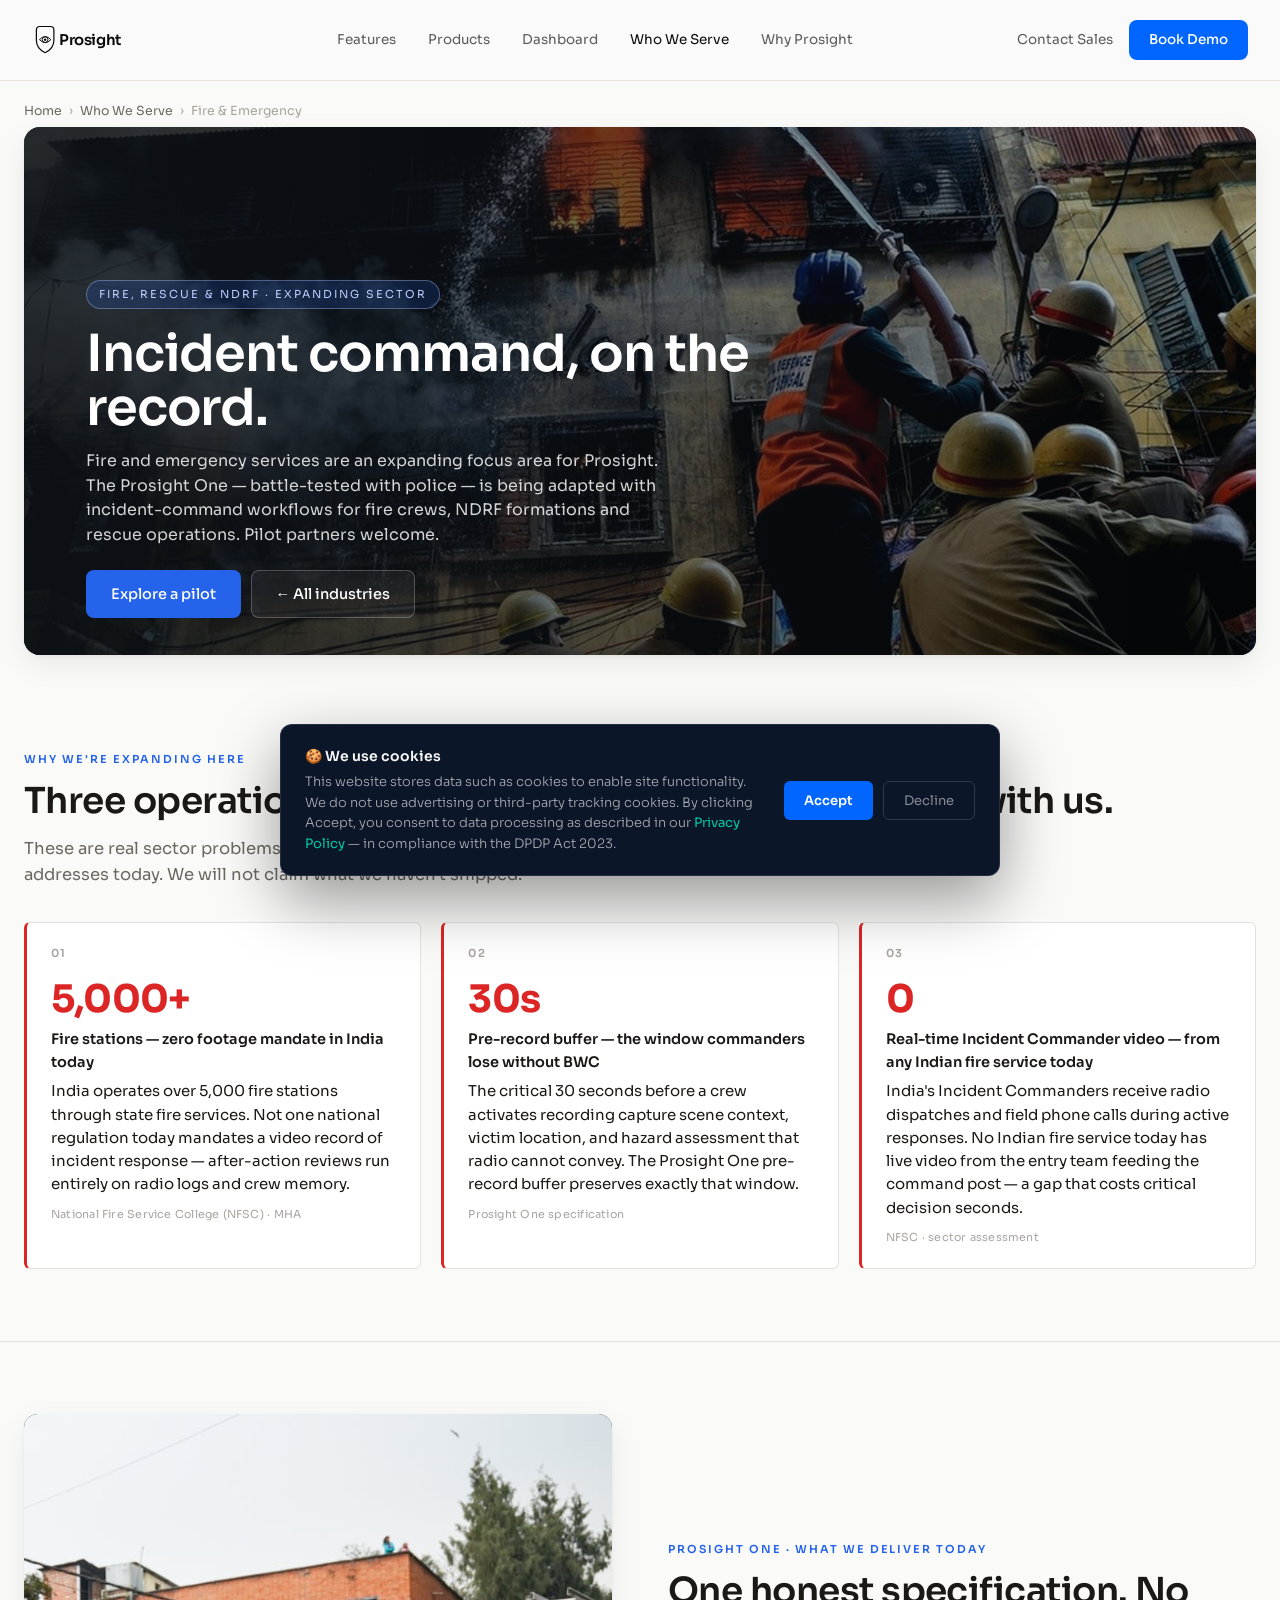
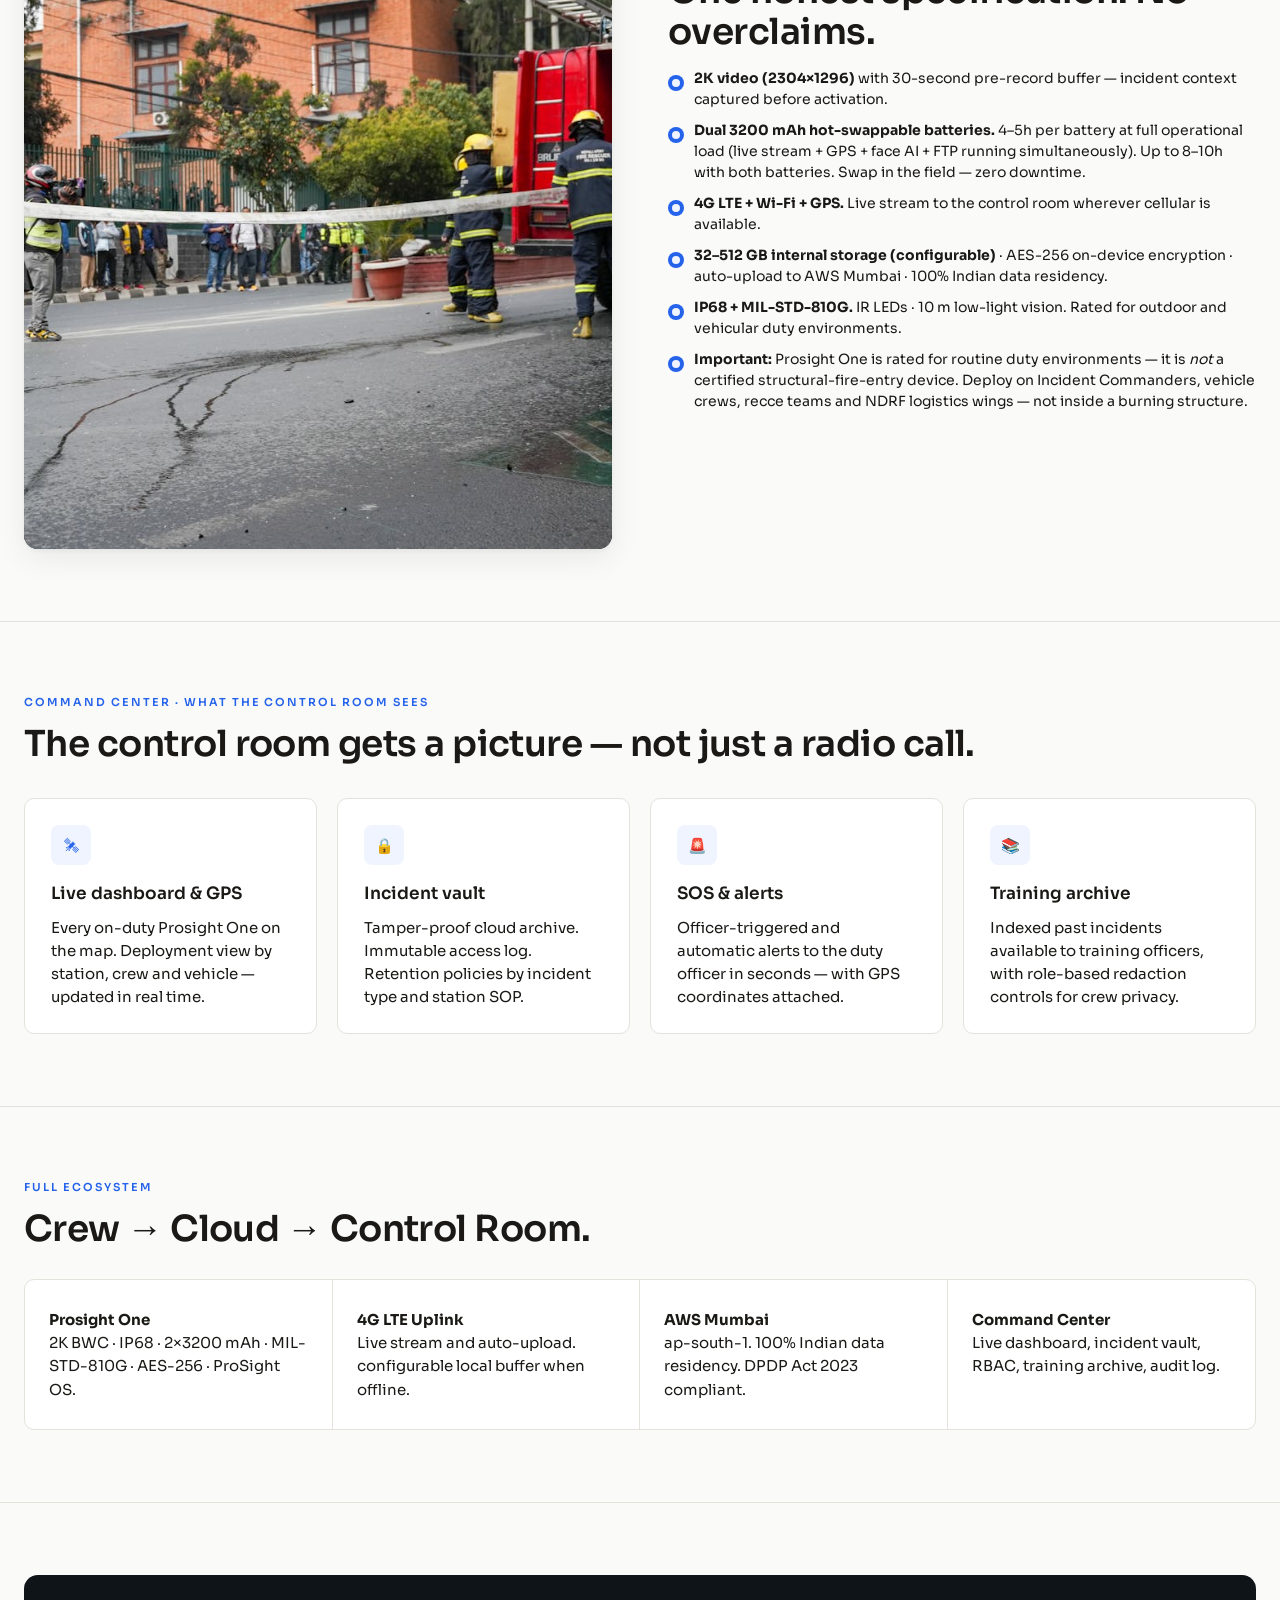
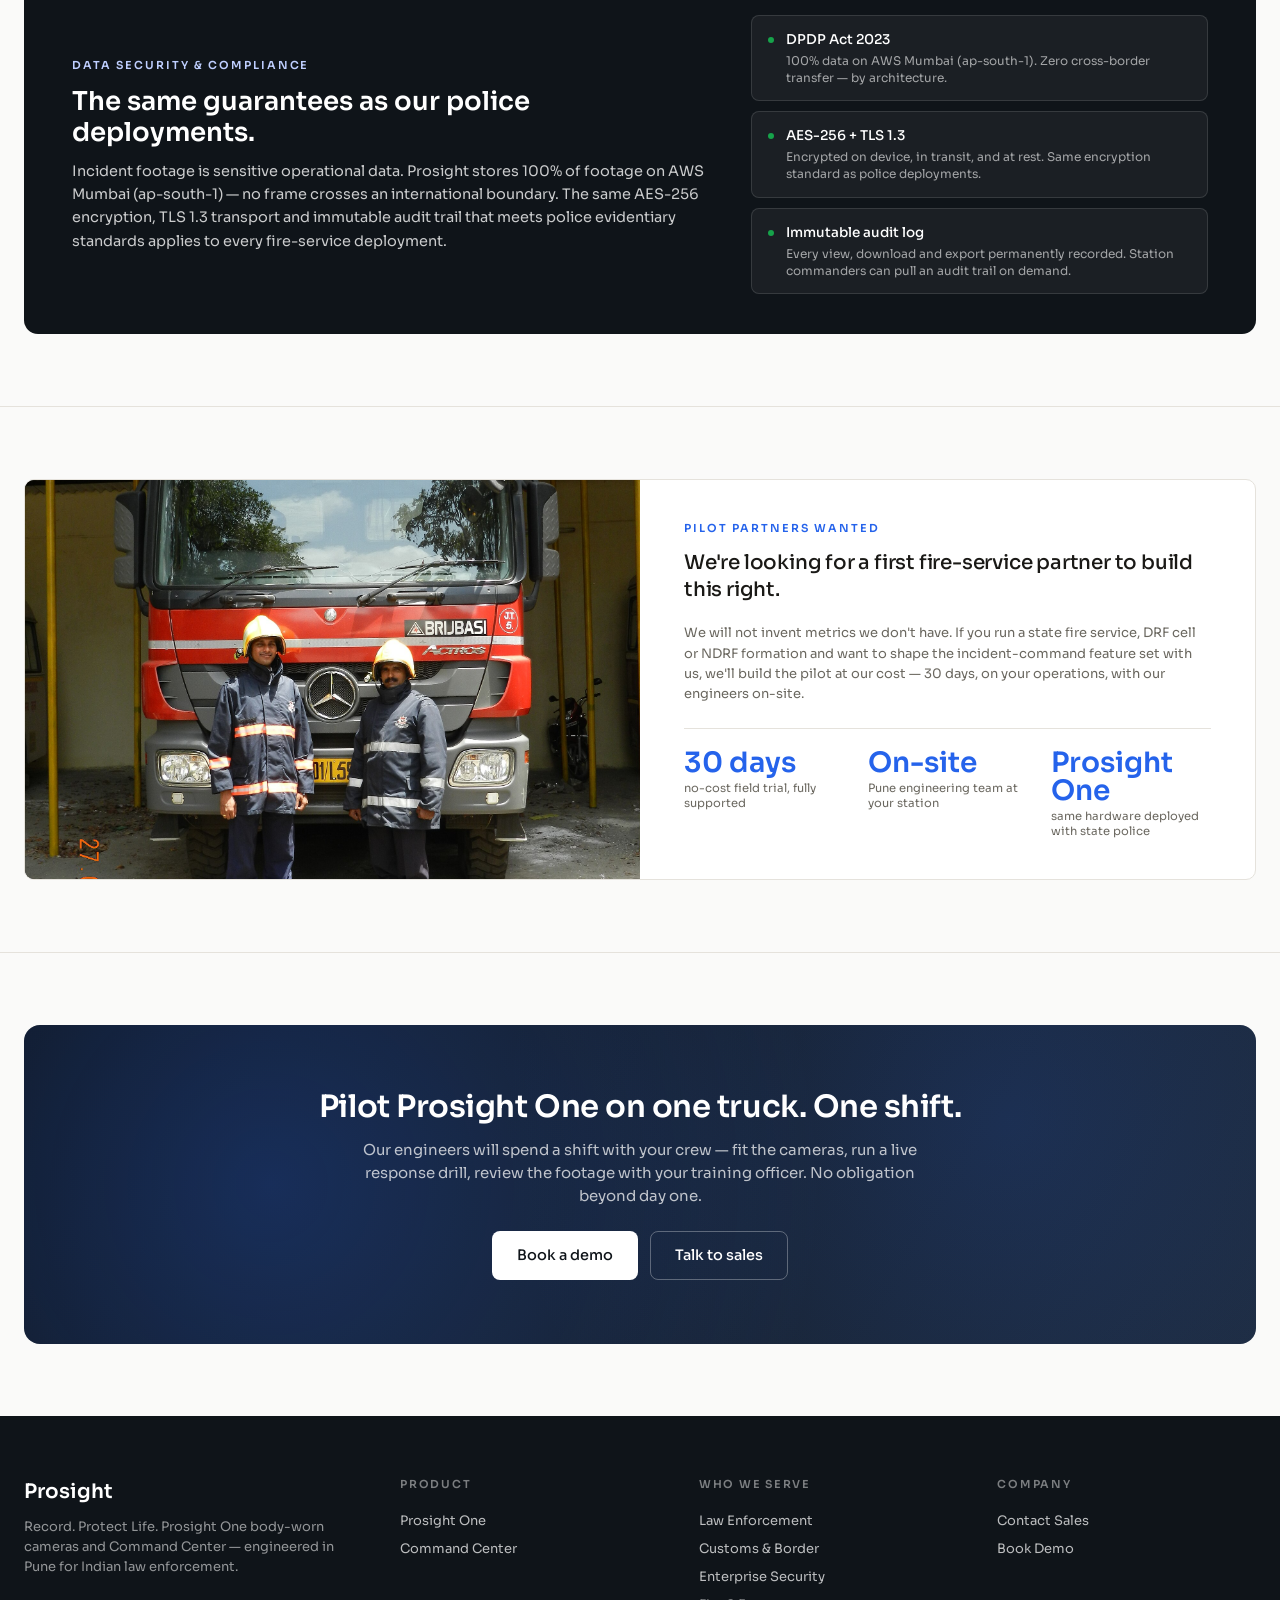
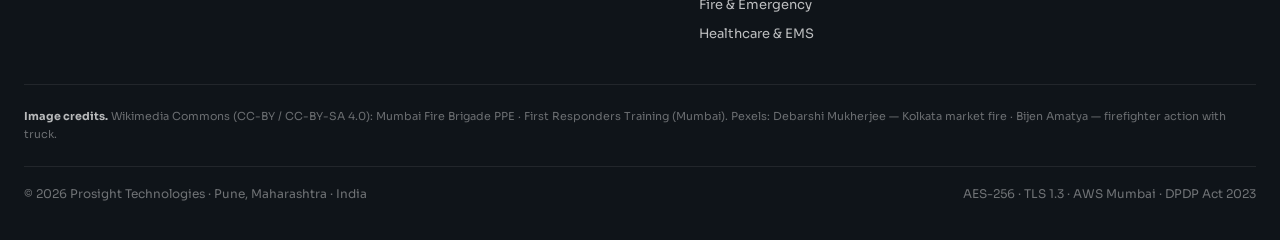
<file: who-we-serve/fire-ems.html>
<!DOCTYPE html>
<html lang="en">
<head>
<meta charset="UTF-8">
<meta name="viewport" content="width=device-width, initial-scale=1.0">
<title>Fire &amp; Emergency Body Camera India — Prosight One · NDRF BWC</title>
<meta name="description" content="Prosight One body-worn cameras for Indian fire services, NDRF and SDRF rescue teams. Incident-command capture, 30-second pre-record buffer, IP68, AWS Mumbai. Pilot partners wanted.">
<meta name="keywords" content="fire brigade body camera India, NDRF body camera, fire service BWC India, emergency services body camera India, SDRF body camera, fire incident camera India, fire department BWC">
<link rel="canonical" href="https://prosight360.in/who-we-serve/fire-ems.html">
<meta property="og:type" content="website">
<meta property="og:url" content="https://prosight360.in/who-we-serve/fire-ems.html">
<meta property="og:title" content="Fire &amp; Emergency Body Cameras India — Prosight One">
<meta property="og:description" content="Prosight One for Indian fire services, NDRF and SDRF. Incident-command capture, 30s pre-record, IP68. AWS Mumbai data residency. Pilot partners wanted.">
<meta property="og:image" content="https://prosight360.in/og-image.svg">
<meta property="og:site_name" content="Prosight">
<meta property="og:locale" content="en_IN">
<meta name="twitter:card" content="summary_large_image">
<meta name="twitter:title" content="Fire &amp; Emergency Body Cameras India — Prosight One">
<meta name="twitter:description" content="Prosight One for Indian fire services, NDRF and SDRF. Incident-command capture, 30s pre-record, IP68. AWS Mumbai data residency. Pilot partners wanted.">
<meta name="twitter:image" content="https://prosight360.in/og-image.svg">
<link rel="icon" href="data:image/svg+xml,<svg xmlns='http://www.w3.org/2000/svg' viewBox='0 0 48 60'><path d='M9 4 L39 4 Q45 4 45 10 L45 32 Q45 50 24 58 Q3 50 3 32 L3 10 Q3 4 9 4 Z' fill='none' stroke='%230A0A0A' stroke-width='3' stroke-linejoin='round'/><path d='M8 30 Q24 16 40 30 Q24 44 8 30 Z' fill='none' stroke='%230A0A0A' stroke-width='2.4' stroke-linejoin='round'/><circle cx='24' cy='30' r='7' fill='none' stroke='%230A0A0A' stroke-width='2.4'/><circle cx='24' cy='30' r='3' fill='%230A0A0A'/></svg>">
<script type="application/ld+json">
{"@context":"https://schema.org","@graph":[{"@type":"Organization","@id":"https://prosight360.in/#organization","name":"Prosight Technologies","url":"https://prosight360.in"},{"@type":"WebPage","@id":"https://prosight360.in/who-we-serve/fire-ems.html","url":"https://prosight360.in/who-we-serve/fire-ems.html","name":"Fire &amp; Emergency Body Camera India — Prosight One","description":"Prosight One body-worn cameras for Indian fire services, NDRF and SDRF. Incident-command capture, IP68, AWS Mumbai.","isPartOf":{"@id":"https://prosight360.in/#website"},"about":{"@id":"https://prosight360.in/#m530"},"publisher":{"@id":"https://prosight360.in/#organization"},"breadcrumb":{"@type":"BreadcrumbList","itemListElement":[{"@type":"ListItem","position":1,"name":"Home","item":"https://prosight360.in/"},{"@type":"ListItem","position":2,"name":"Who We Serve","item":"https://prosight360.in/who-we-serve/"},{"@type":"ListItem","position":3,"name":"Fire &amp; Emergency","item":"https://prosight360.in/who-we-serve/fire-ems.html"}]}}]}
</script>
<link rel="preconnect" href="https://fonts.googleapis.com">
<link rel="preconnect" href="https://fonts.gstatic.com" crossorigin>
<link href="https://fonts.googleapis.com/css2?family=Sora:wght@200;300;400;500;600;700&display=swap" rel="stylesheet">
<link rel="stylesheet" href="shared.css">
</head>
<body>

<!-- ===== TOP NAV (identical to homepage) ===== -->
<nav class="topnav">
  <div class="topnav__inner">
    <a href="../index.html" class="brand" aria-label="Prosight home">
      <svg xmlns="http://www.w3.org/2000/svg" viewBox="0 0 320 80" width="140" height="35">
        <path d="M18 8 L42 8 Q50 8 50 16 L50 40 Q50 58 30 68 Q10 58 10 40 L10 16 Q10 8 18 8 Z" fill="none" stroke="#0A0A0A" stroke-width="2.8" stroke-linejoin="round"/>
        <path d="M17 38 Q30 24 43 38 Q30 52 17 38 Z" fill="none" stroke="#0A0A0A" stroke-width="2.2" stroke-linejoin="round"/>
        <circle cx="30" cy="38" r="6.5" fill="none" stroke="#0A0A0A" stroke-width="2.2"/>
        <circle cx="30" cy="38" r="2.8" fill="#0A0A0A"/>
        <text x="62" y="50" font-family="'Sora', sans-serif" font-weight="600" font-size="34" letter-spacing="-1" fill="#0A0A0A">Prosight</text>
      </svg>
    </a>
    <div class="topnav__links">
      <a href="../index.html#features">Features</a>
      <a href="../index.html#product">Products</a>
      <a href="../index.html#dashboard">Dashboard</a>
      <a href="index.html" aria-current="page">Who We Serve</a>
      <a href="../index.html#why-prosight">Why Prosight</a>
    </div>
    <div class="topnav__cta">
      <a href="#contact" data-ps="contact" class="contact-link">Contact Sales</a>
      <a href="#demo" data-ps="demo" class="book-demo">Book Demo</a>
    </div>
  </div>
</nav>

<div class="wrap-xl"><div class="crumbs"><a href="../index.html">Home</a><span>›</span><a href="index.html">Who We Serve</a><span>›</span>Fire &amp; Emergency</div></div>

<!-- HERO -->
<section class="hero">
  <div class="wrap-xl">
    <div class="hero__media">
      <img src="../images/who-we-serve/fe-kolkata-blaze.jpg" alt="Indian firefighters battling a market blaze in Kolkata">
      <div class="hero__overlay"></div>
      <div class="hero__text">
        <span class="hero__eyebrow">Fire, Rescue &amp; NDRF · Expanding sector</span>
        <h1 class="hero__h1">Incident command, on the record.</h1>
        <p class="hero__sub">Fire and emergency services are an expanding focus area for Prosight. The Prosight One — battle-tested with police — is being adapted with incident-command workflows for fire crews, NDRF formations and rescue operations. Pilot partners welcome.</p>
        <div class="hero__cta">
          <a href="#contact" data-ps="contact" class="btn btn-primary btn-lg">Explore a pilot</a>
          <a href="index.html" class="btn btn-ghost btn-lg">← All industries</a>
        </div>
      </div>
    </div>
  </div>
</section>

<!-- PAIN POINTS -->
<section class="sec sec-first">
  <div class="wrap-xl">
    <div class="sec__eyebrow">Why we're expanding here</div>
    <h2 class="sec__h2">Three operational gaps India's fire commanders raise with us.</h2>
    <p class="sec__lead" style="margin-bottom:18px;">These are real sector problems — we document only what the Prosight One genuinely addresses today. We will not claim what we haven't shipped.</p>
    <div class="pains">
      <div class="pain">
        <div class="pain__num">01</div>
        <div class="pain__stat">5,000+</div>
        <div class="pain__h">Fire stations — zero footage mandate in India today</div>
        <p>India operates over 5,000 fire stations through state fire services. Not one national regulation today mandates a video record of incident response — after-action reviews run entirely on radio logs and crew memory.</p>
        <div class="pain__source">National Fire Service College (NFSC) · MHA</div>
      </div>
      <div class="pain">
        <div class="pain__num">02</div>
        <div class="pain__stat">30s</div>
        <div class="pain__h">Pre-record buffer — the window commanders lose without BWC</div>
        <p>The critical 30 seconds before a crew activates recording capture scene context, victim location, and hazard assessment that radio cannot convey. The Prosight One pre-record buffer preserves exactly that window.</p>
        <div class="pain__source">Prosight One specification</div>
      </div>
      <div class="pain">
        <div class="pain__num">03</div>
        <div class="pain__stat">0</div>
        <div class="pain__h">Real-time Incident Commander video — from any Indian fire service today</div>
        <p>India's Incident Commanders receive radio dispatches and field phone calls during active responses. No Indian fire service today has live video from the entry team feeding the command post — a gap that costs critical decision seconds.</p>
        <div class="pain__source">NFSC · sector assessment</div>
      </div>
    </div>
  </div>
</section>

<!-- SPLIT: M530 specs -->
<section class="sec">
  <div class="wrap-xl">
    <div class="split">
      <div class="split__media"><img src="../images/who-we-serve/fe-action-truck.jpg" alt="Indian firefighters in action alongside a fire truck"></div>
      <div>
        <div class="sec__eyebrow">Prosight One · what we deliver today</div>
        <h2 class="sec__h2">One honest specification. No overclaims.</h2>
        <ul class="split__list">
          <li><b>2K video (2304×1296)</b> with 30-second pre-record buffer — incident context captured before activation.</li>
          <li><b>Dual 3200 mAh hot-swappable batteries.</b> 4–5h per battery at full operational load (live stream + GPS + face AI + FTP running simultaneously). Up to 8–10h with both batteries. Swap in the field — zero downtime.</li>
          <li><b>4G LTE + Wi-Fi + GPS.</b> Live stream to the control room wherever cellular is available.</li>
          <li><b>32–512 GB internal storage (configurable)</b> · AES-256 on-device encryption · auto-upload to AWS Mumbai · 100% Indian data residency.</li>
          <li><b>IP68 + MIL-STD-810G.</b> IR LEDs · 10 m low-light vision. Rated for outdoor and vehicular duty environments.</li>
          <li><b>Important:</b> Prosight One is rated for routine duty environments — it is <em>not</em> a certified structural-fire-entry device. Deploy on Incident Commanders, vehicle crews, recce teams and NDRF logistics wings — not inside a burning structure.</li>
        </ul>
      </div>
    </div>
  </div>
</section>

<!-- COMMAND CENTER PILLARS -->
<section class="sec">
  <div class="wrap-xl">
    <div class="sec__eyebrow">Command Center · what the control room sees</div>
    <h2 class="sec__h2">The control room gets a picture — not just a radio call.</h2>
    <div class="pillars">
      <div class="pillar">
        <div class="pillar__icon">🛰</div>
        <div class="pillar__h">Live dashboard &amp; GPS</div>
        <p>Every on-duty Prosight One on the map. Deployment view by station, crew and vehicle — updated in real time.</p>
      </div>
      <div class="pillar">
        <div class="pillar__icon">🔒</div>
        <div class="pillar__h">Incident vault</div>
        <p>Tamper-proof cloud archive. Immutable access log. Retention policies by incident type and station SOP.</p>
      </div>
      <div class="pillar">
        <div class="pillar__icon">🚨</div>
        <div class="pillar__h">SOS &amp; alerts</div>
        <p>Officer-triggered and automatic alerts to the duty officer in seconds — with GPS coordinates attached.</p>
      </div>
      <div class="pillar">
        <div class="pillar__icon">📚</div>
        <div class="pillar__h">Training archive</div>
        <p>Indexed past incidents available to training officers, with role-based redaction controls for crew privacy.</p>
      </div>
    </div>
  </div>
</section>

<!-- ECOSYSTEM -->
<section class="sec">
  <div class="wrap-xl">
    <div class="sec__eyebrow">Full ecosystem</div>
    <h2 class="sec__h2">Crew → Cloud → Control Room.</h2>
    <div class="ecosystem">
      <div class="eco__cell"><b>Prosight One</b><p>2K BWC · IP68 · 2×3200 mAh · MIL-STD-810G · AES-256 · ProSight OS.</p></div>
      <div class="eco__cell"><b>4G LTE Uplink</b><p>Live stream and auto-upload. configurable local buffer when offline.</p></div>
      <div class="eco__cell"><b>AWS Mumbai</b><p>ap-south-1. 100% Indian data residency. DPDP Act 2023 compliant.</p></div>
      <div class="eco__cell"><b>Command Center</b><p>Live dashboard, incident vault, RBAC, training archive, audit log.</p></div>
    </div>
  </div>
</section>

<!-- COMPLIANCE -->
<section class="sec">
  <div class="wrap-xl">
    <div class="compliance">
      <div>
        <div class="compliance__eyebrow">Data security &amp; compliance</div>
        <h2 class="compliance__h">The same guarantees as our police deployments.</h2>
        <p class="compliance__p">Incident footage is sensitive operational data. Prosight stores 100% of footage on AWS Mumbai (ap-south-1) — no frame crosses an international boundary. The same AES-256 encryption, TLS 1.3 transport and immutable audit trail that meets police evidentiary standards applies to every fire-service deployment.</p>
      </div>
      <div class="compliance__badges">
        <div class="cbadge">
          <div class="cbadge__dot"></div>
          <div>
            <div class="cbadge__h">DPDP Act 2023</div>
            <div class="cbadge__p">100% data on AWS Mumbai (ap-south-1). Zero cross-border transfer — by architecture.</div>
          </div>
        </div>
        <div class="cbadge">
          <div class="cbadge__dot"></div>
          <div>
            <div class="cbadge__h">AES-256 + TLS 1.3</div>
            <div class="cbadge__p">Encrypted on device, in transit, and at rest. Same encryption standard as police deployments.</div>
          </div>
        </div>
        <div class="cbadge">
          <div class="cbadge__dot"></div>
          <div>
            <div class="cbadge__h">Immutable audit log</div>
            <div class="cbadge__p">Every view, download and export permanently recorded. Station commanders can pull an audit trail on demand.</div>
          </div>
        </div>
      </div>
    </div>
  </div>
</section>

<!-- PILOT PARTNERS / CASE STUDY -->
<section class="sec">
  <div class="wrap-xl">
    <div class="casestudy">
      <div class="casestudy__media"><img src="../images/who-we-serve/fe-mumbai-ppe.jpg" alt="Mumbai Fire Brigade personnel in new PPE uniforms"></div>
      <div class="casestudy__body">
        <div class="casestudy__eyebrow">Pilot partners wanted</div>
        <h2 class="casestudy__quote">We're looking for a first fire-service partner to build this right.</h2>
        <p class="casestudy__who">We will not invent metrics we don't have. If you run a state fire service, DRF cell or NDRF formation and want to shape the incident-command feature set with us, we'll build the pilot at our cost — 30 days, on your operations, with our engineers on-site.</p>
        <div class="casestudy__metrics">
          <div class="casestudy__metric">
            <div class="k">30 days</div>
            <div class="v">no-cost field trial, fully supported</div>
          </div>
          <div class="casestudy__metric">
            <div class="k">On-site</div>
            <div class="v">Pune engineering team at your station</div>
          </div>
          <div class="casestudy__metric">
            <div class="k">Prosight One</div>
            <div class="v">same hardware deployed with state police</div>
          </div>
        </div>
      </div>
    </div>
  </div>
</section>

<!-- CTA band -->
<section class="sec"><div class="wrap-xl">
  <div class="ctaband">
    <h3 class="ctaband__h">Pilot Prosight One on one truck. One shift.</h3>
    <p class="ctaband__p">Our engineers will spend a shift with your crew — fit the cameras, run a live response drill, review the footage with your training officer. No obligation beyond day one.</p>
    <div class="ctaband__row">
      <a class="btn btn-primary btn-lg" href="#demo" data-ps="demo">Book a demo</a>
      <a class="btn btn-ghost btn-lg" href="#contact" data-ps="contact">Talk to sales</a>
    </div>
  </div>
</div></section>

<!-- FOOTER -->
<footer class="site">
  <div class="wrap-xl">
    <div class="footer__grid">
      <div>
        <div class="footer__brand">Prosight</div>
        <p class="footer__tagline">Record. Protect Life. Prosight One body-worn cameras and Command Center — engineered in Pune for Indian law enforcement.</p>
      </div>
      <div>
        <h5>Product</h5>
        <a href="../index.html#product">Prosight One</a>
        <a href="../index.html#dashboard">Command Center</a>
      </div>
      <div>
        <h5>Who We Serve</h5>
        <a href="law-enforcement.html">Law Enforcement</a>
        <a href="customs-border.html">Customs &amp; Border</a>
        <a href="enterprise-security.html">Enterprise Security</a>
        <a href="fire-ems.html">Fire &amp; Emergency</a>
        <a href="healthcare.html">Healthcare &amp; EMS</a>
      </div>
      <div>
        <h5>Company</h5>
        <a href="#contact" data-ps="contact">Contact Sales</a>
        <a href="#demo" data-ps="demo">Book Demo</a>
      </div>
    </div>
    <div class="footer__credits">
      <strong style="color:rgba(255,255,255,0.7)">Image credits.</strong>
      Wikimedia Commons (CC-BY / CC-BY-SA 4.0): Mumbai Fire Brigade PPE · First Responders Training (Mumbai). Pexels: Debarshi Mukherjee — Kolkata market fire · Bijen Amatya — firefighter action with truck.
    </div>
    <div class="footer__bottom">
      <span>© 2026 Prosight Technologies · Pune, Maharashtra · India</span>
      <span>AES-256 · TLS 1.3 · AWS Mumbai · DPDP Act 2023</span>
    </div>
  </div>
</footer>

<script src="shared.js"></script>
<script src="../cookie-consent.js"></script>
</body>
</html>
</file>
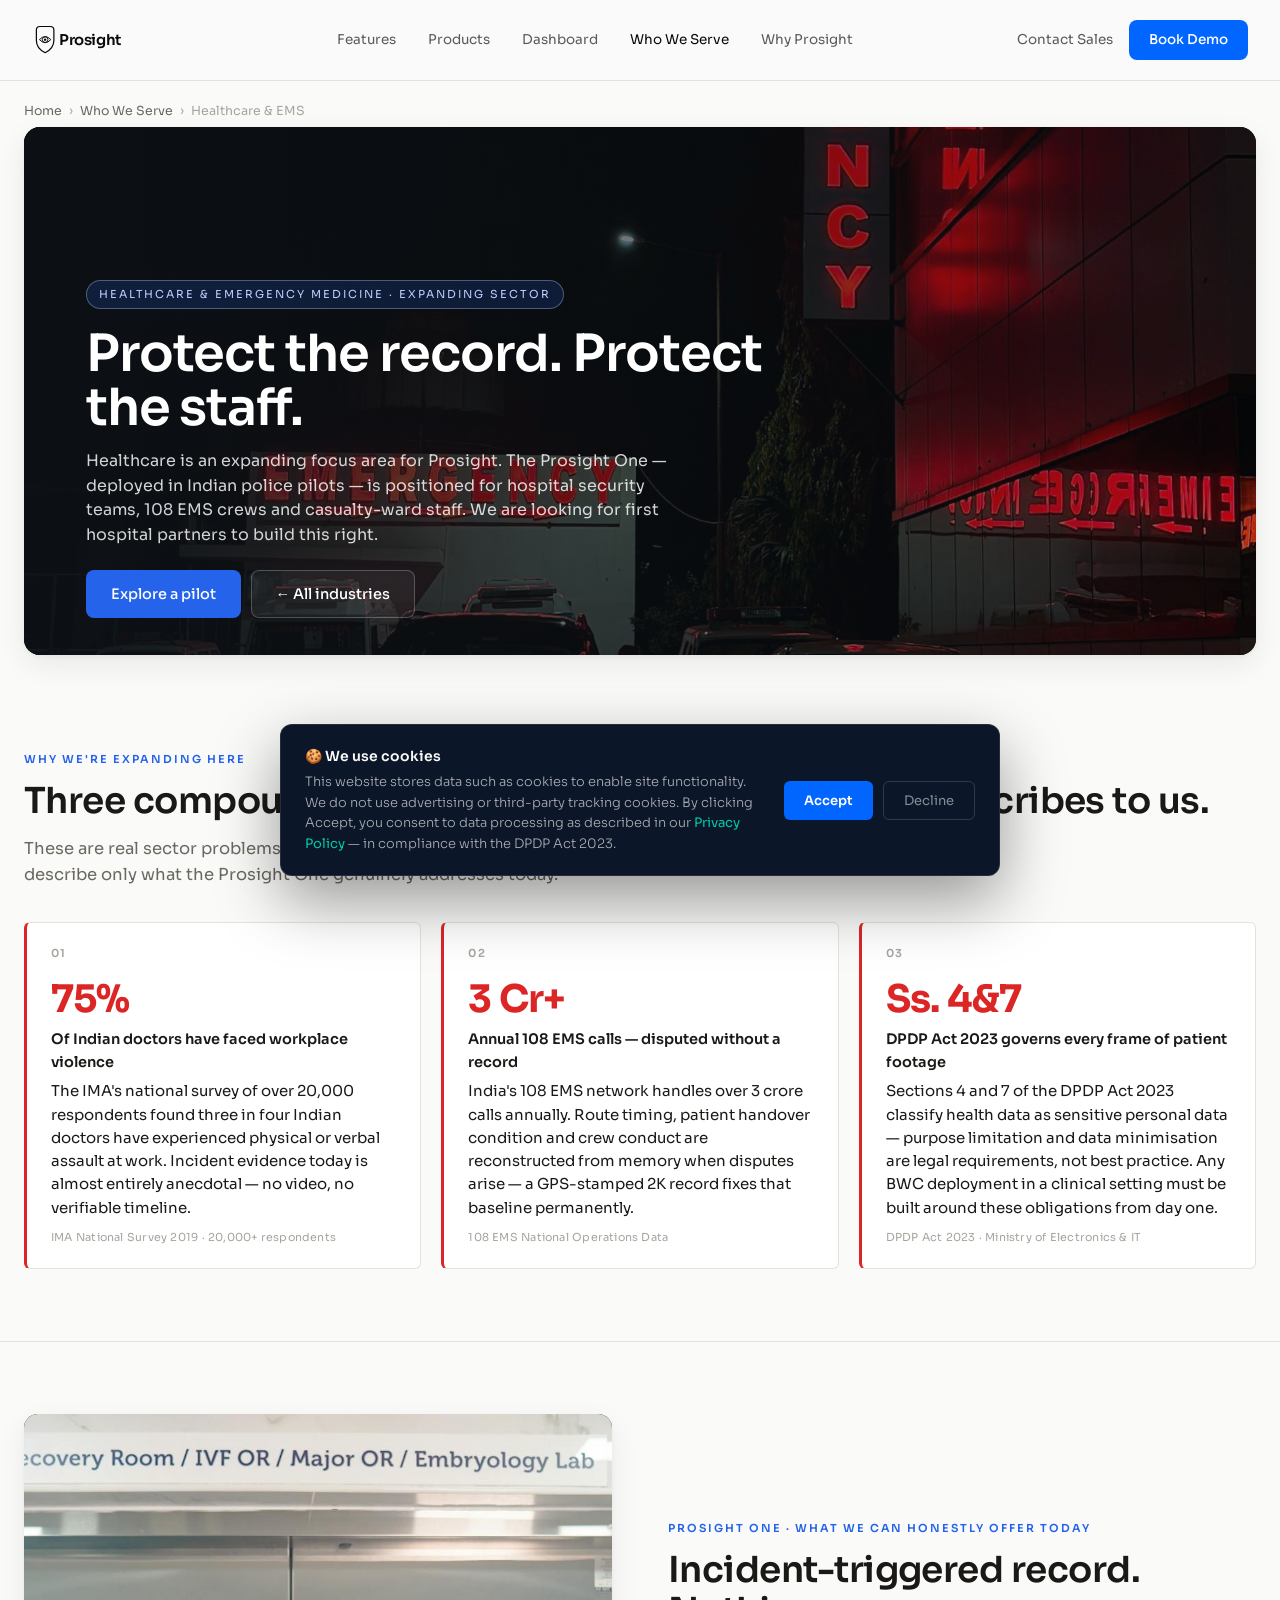
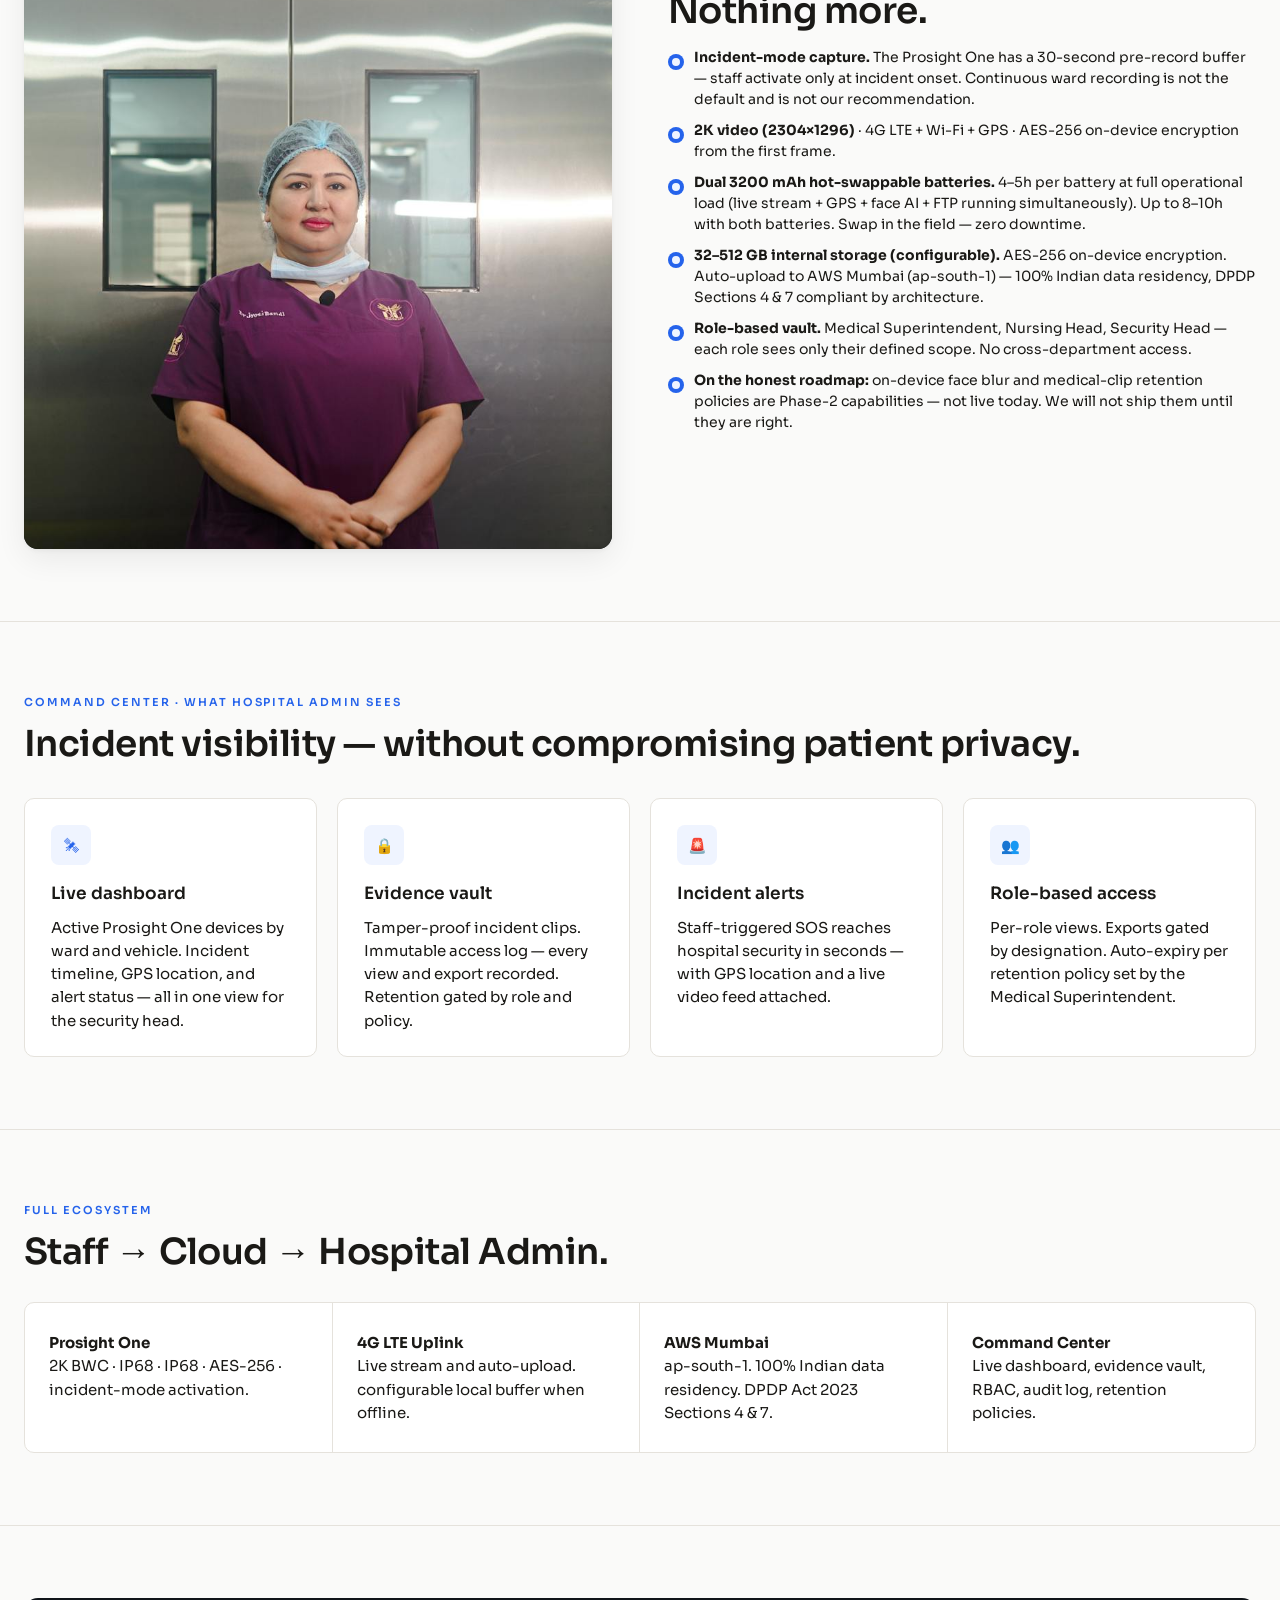
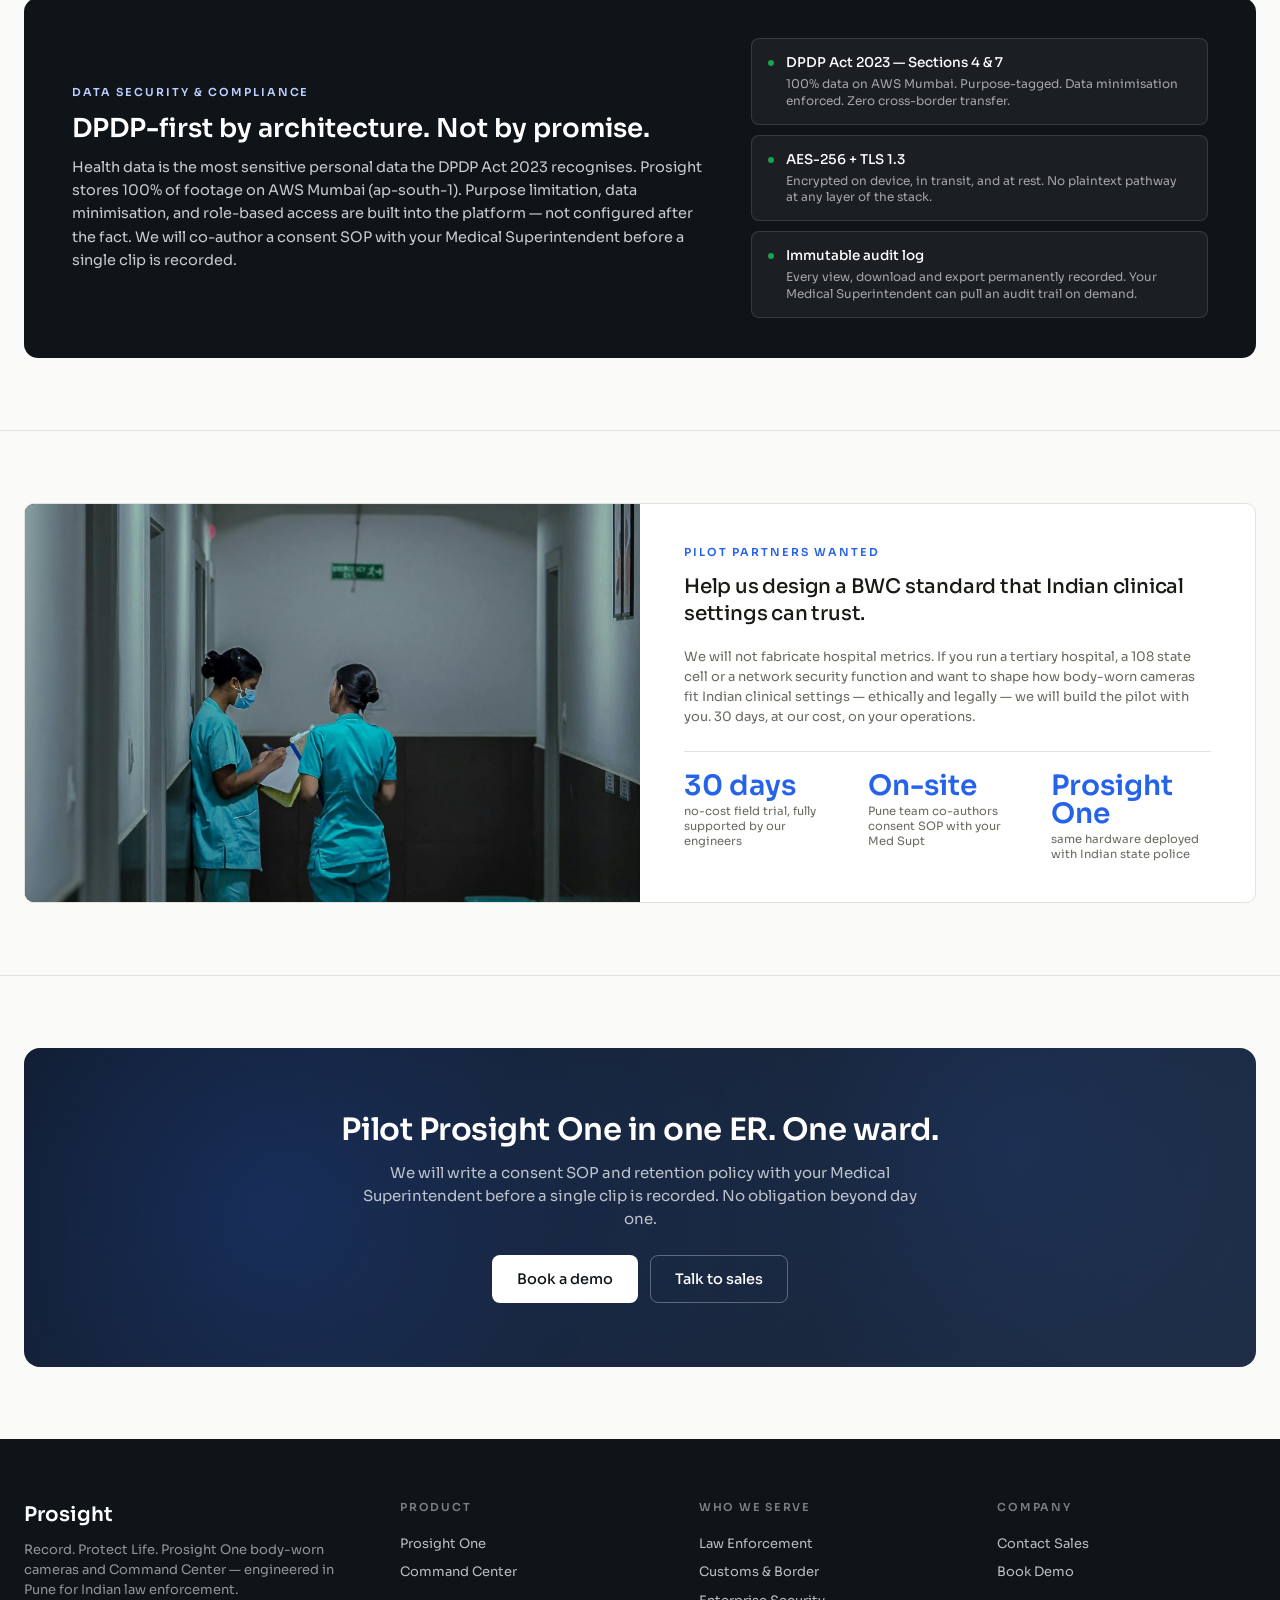
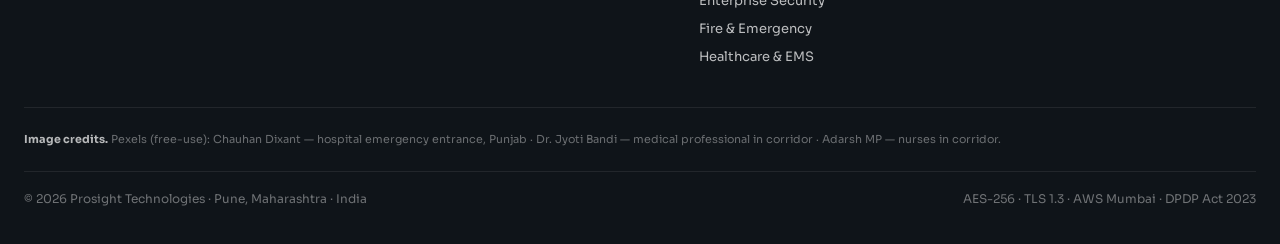
<file: who-we-serve/healthcare.html>
<!DOCTYPE html>
<html lang="en">
<head>
<meta charset="UTF-8">
<meta name="viewport" content="width=device-width, initial-scale=1.0">
<title>Hospital Security Camera India — Prosight One · Healthcare &amp; EMS BWC</title>
<meta name="description" content="Prosight One body-worn cameras for Indian hospital security teams and 108 EMS crews. 75% of doctors face workplace violence. DPDP Act 2023 Sections 4 &amp; 7 compliant. Pilot partners wanted.">
<meta name="keywords" content="hospital security camera India, 108 EMS body camera, medical staff body camera India, hospital BWC India, healthcare body worn camera DPDP, hospital violence prevention camera, medical body camera India">
<link rel="canonical" href="https://prosight360.in/who-we-serve/healthcare.html">
<meta property="og:type" content="website">
<meta property="og:url" content="https://prosight360.in/who-we-serve/healthcare.html">
<meta property="og:title" content="Hospital Security Cameras India — Prosight One">
<meta property="og:description" content="Prosight One for Indian hospital security and 108 EMS. 75% of Indian doctors face workplace violence. DPDP Act 2023 Sections 4 &amp; 7 compliant. Pilot partners wanted.">
<meta property="og:image" content="https://prosight360.in/og-image.svg">
<meta property="og:site_name" content="Prosight">
<meta property="og:locale" content="en_IN">
<meta name="twitter:card" content="summary_large_image">
<meta name="twitter:title" content="Hospital Security Cameras India — Prosight One">
<meta name="twitter:description" content="Prosight One for Indian hospital security and 108 EMS. 75% of Indian doctors face workplace violence. DPDP Act 2023 Sections 4 &amp; 7 compliant. Pilot partners wanted.">
<meta name="twitter:image" content="https://prosight360.in/og-image.svg">
<link rel="icon" href="data:image/svg+xml,<svg xmlns='http://www.w3.org/2000/svg' viewBox='0 0 48 60'><path d='M9 4 L39 4 Q45 4 45 10 L45 32 Q45 50 24 58 Q3 50 3 32 L3 10 Q3 4 9 4 Z' fill='none' stroke='%230A0A0A' stroke-width='3' stroke-linejoin='round'/><path d='M8 30 Q24 16 40 30 Q24 44 8 30 Z' fill='none' stroke='%230A0A0A' stroke-width='2.4' stroke-linejoin='round'/><circle cx='24' cy='30' r='7' fill='none' stroke='%230A0A0A' stroke-width='2.4'/><circle cx='24' cy='30' r='3' fill='%230A0A0A'/></svg>">
<script type="application/ld+json">
{"@context":"https://schema.org","@graph":[{"@type":"Organization","@id":"https://prosight360.in/#organization","name":"Prosight Technologies","url":"https://prosight360.in"},{"@type":"WebPage","@id":"https://prosight360.in/who-we-serve/healthcare.html","url":"https://prosight360.in/who-we-serve/healthcare.html","name":"Hospital Security Camera India — Prosight One","description":"Prosight One body-worn cameras for Indian hospital security teams and 108 EMS crews. DPDP Act 2023 Sections 4 & 7 compliant.","isPartOf":{"@id":"https://prosight360.in/#website"},"about":{"@id":"https://prosight360.in/#m530"},"publisher":{"@id":"https://prosight360.in/#organization"},"breadcrumb":{"@type":"BreadcrumbList","itemListElement":[{"@type":"ListItem","position":1,"name":"Home","item":"https://prosight360.in/"},{"@type":"ListItem","position":2,"name":"Who We Serve","item":"https://prosight360.in/who-we-serve/"},{"@type":"ListItem","position":3,"name":"Healthcare &amp; EMS","item":"https://prosight360.in/who-we-serve/healthcare.html"}]}}]}
</script>
<link rel="preconnect" href="https://fonts.googleapis.com">
<link rel="preconnect" href="https://fonts.gstatic.com" crossorigin>
<link href="https://fonts.googleapis.com/css2?family=Sora:wght@200;300;400;500;600;700&display=swap" rel="stylesheet">
<link rel="stylesheet" href="shared.css">
</head>
<body>

<!-- ===== TOP NAV (identical to homepage) ===== -->
<nav class="topnav">
  <div class="topnav__inner">
    <a href="../index.html" class="brand" aria-label="Prosight home">
      <svg xmlns="http://www.w3.org/2000/svg" viewBox="0 0 320 80" width="140" height="35">
        <path d="M18 8 L42 8 Q50 8 50 16 L50 40 Q50 58 30 68 Q10 58 10 40 L10 16 Q10 8 18 8 Z" fill="none" stroke="#0A0A0A" stroke-width="2.8" stroke-linejoin="round"/>
        <path d="M17 38 Q30 24 43 38 Q30 52 17 38 Z" fill="none" stroke="#0A0A0A" stroke-width="2.2" stroke-linejoin="round"/>
        <circle cx="30" cy="38" r="6.5" fill="none" stroke="#0A0A0A" stroke-width="2.2"/>
        <circle cx="30" cy="38" r="2.8" fill="#0A0A0A"/>
        <text x="62" y="50" font-family="'Sora', sans-serif" font-weight="600" font-size="34" letter-spacing="-1" fill="#0A0A0A">Prosight</text>
      </svg>
    </a>
    <div class="topnav__links">
      <a href="../index.html#features">Features</a>
      <a href="../index.html#product">Products</a>
      <a href="../index.html#dashboard">Dashboard</a>
      <a href="index.html" aria-current="page">Who We Serve</a>
      <a href="../index.html#why-prosight">Why Prosight</a>
    </div>
    <div class="topnav__cta">
      <a href="#contact" data-ps="contact" class="contact-link">Contact Sales</a>
      <a href="#demo" data-ps="demo" class="book-demo">Book Demo</a>
    </div>
  </div>
</nav>

<div class="wrap-xl"><div class="crumbs"><a href="../index.html">Home</a><span>›</span><a href="index.html">Who We Serve</a><span>›</span>Healthcare &amp; EMS</div></div>

<!-- HERO -->
<section class="hero">
  <div class="wrap-xl">
    <div class="hero__media">
      <img src="../images/who-we-serve/hc-hospital-night.jpg" alt="Indian hospital emergency entrance at night">
      <div class="hero__overlay"></div>
      <div class="hero__text">
        <span class="hero__eyebrow">Healthcare &amp; Emergency Medicine · Expanding sector</span>
        <h1 class="hero__h1">Protect the record. Protect the staff.</h1>
        <p class="hero__sub">Healthcare is an expanding focus area for Prosight. The Prosight One — deployed in Indian police pilots — is positioned for hospital security teams, 108 EMS crews and casualty-ward staff. We are looking for first hospital partners to build this right.</p>
        <div class="hero__cta">
          <a href="#contact" data-ps="contact" class="btn btn-primary btn-lg">Explore a pilot</a>
          <a href="index.html" class="btn btn-ghost btn-lg">← All industries</a>
        </div>
      </div>
    </div>
  </div>
</section>

<!-- PAIN POINTS -->
<section class="sec sec-first">
  <div class="wrap-xl">
    <div class="sec__eyebrow">Why we're expanding here</div>
    <h2 class="sec__h2">Three compounding problems hospital leadership describes to us.</h2>
    <p class="sec__lead" style="margin-bottom:18px;">These are real sector problems documented by IMA, 108 EMS operators and DPDP. We describe only what the Prosight One genuinely addresses today.</p>
    <div class="pains">
      <div class="pain">
        <div class="pain__num">01</div>
        <div class="pain__stat">75%</div>
        <div class="pain__h">Of Indian doctors have faced workplace violence</div>
        <p>The IMA's national survey of over 20,000 respondents found three in four Indian doctors have experienced physical or verbal assault at work. Incident evidence today is almost entirely anecdotal — no video, no verifiable timeline.</p>
        <div class="pain__source">IMA National Survey 2019 · 20,000+ respondents</div>
      </div>
      <div class="pain">
        <div class="pain__num">02</div>
        <div class="pain__stat">3 Cr+</div>
        <div class="pain__h">Annual 108 EMS calls — disputed without a record</div>
        <p>India's 108 EMS network handles over 3 crore calls annually. Route timing, patient handover condition and crew conduct are reconstructed from memory when disputes arise — a GPS-stamped 2K record fixes that baseline permanently.</p>
        <div class="pain__source">108 EMS National Operations Data</div>
      </div>
      <div class="pain">
        <div class="pain__num">03</div>
        <div class="pain__stat">Ss. 4&amp;7</div>
        <div class="pain__h">DPDP Act 2023 governs every frame of patient footage</div>
        <p>Sections 4 and 7 of the DPDP Act 2023 classify health data as sensitive personal data — purpose limitation and data minimisation are legal requirements, not best practice. Any BWC deployment in a clinical setting must be built around these obligations from day one.</p>
        <div class="pain__source">DPDP Act 2023 · Ministry of Electronics &amp; IT</div>
      </div>
    </div>
  </div>
</section>

<!-- SPLIT: M530 specs -->
<section class="sec">
  <div class="wrap-xl">
    <div class="split">
      <div class="split__media"><img src="../images/who-we-serve/hc-corridor-pro.jpg" alt="Indian medical professional in hospital corridor"></div>
      <div>
        <div class="sec__eyebrow">Prosight One · what we can honestly offer today</div>
        <h2 class="sec__h2">Incident-triggered record. Nothing more.</h2>
        <ul class="split__list">
          <li><b>Incident-mode capture.</b> The Prosight One has a 30-second pre-record buffer — staff activate only at incident onset. Continuous ward recording is not the default and is not our recommendation.</li>
          <li><b>2K video (2304×1296)</b> · 4G LTE + Wi-Fi + GPS · AES-256 on-device encryption from the first frame.</li>
          <li><b>Dual 3200 mAh hot-swappable batteries.</b> 4–5h per battery at full operational load (live stream + GPS + face AI + FTP running simultaneously). Up to 8–10h with both batteries. Swap in the field — zero downtime.</li>
          <li><b>32–512 GB internal storage (configurable).</b> AES-256 on-device encryption. Auto-upload to AWS Mumbai (ap-south-1) — 100% Indian data residency, DPDP Sections 4 &amp; 7 compliant by architecture.</li>
          <li><b>Role-based vault.</b> Medical Superintendent, Nursing Head, Security Head — each role sees only their defined scope. No cross-department access.</li>
          <li><b>On the honest roadmap:</b> on-device face blur and medical-clip retention policies are Phase-2 capabilities — not live today. We will not ship them until they are right.</li>
        </ul>
      </div>
    </div>
  </div>
</section>

<!-- COMMAND CENTER PILLARS -->
<section class="sec">
  <div class="wrap-xl">
    <div class="sec__eyebrow">Command Center · what hospital admin sees</div>
    <h2 class="sec__h2">Incident visibility — without compromising patient privacy.</h2>
    <div class="pillars">
      <div class="pillar">
        <div class="pillar__icon">🛰</div>
        <div class="pillar__h">Live dashboard</div>
        <p>Active Prosight One devices by ward and vehicle. Incident timeline, GPS location, and alert status — all in one view for the security head.</p>
      </div>
      <div class="pillar">
        <div class="pillar__icon">🔒</div>
        <div class="pillar__h">Evidence vault</div>
        <p>Tamper-proof incident clips. Immutable access log — every view and export recorded. Retention gated by role and policy.</p>
      </div>
      <div class="pillar">
        <div class="pillar__icon">🚨</div>
        <div class="pillar__h">Incident alerts</div>
        <p>Staff-triggered SOS reaches hospital security in seconds — with GPS location and a live video feed attached.</p>
      </div>
      <div class="pillar">
        <div class="pillar__icon">👥</div>
        <div class="pillar__h">Role-based access</div>
        <p>Per-role views. Exports gated by designation. Auto-expiry per retention policy set by the Medical Superintendent.</p>
      </div>
    </div>
  </div>
</section>

<!-- ECOSYSTEM -->
<section class="sec">
  <div class="wrap-xl">
    <div class="sec__eyebrow">Full ecosystem</div>
    <h2 class="sec__h2">Staff → Cloud → Hospital Admin.</h2>
    <div class="ecosystem">
      <div class="eco__cell"><b>Prosight One</b><p>2K BWC · IP68 · IP68 · AES-256 · incident-mode activation.</p></div>
      <div class="eco__cell"><b>4G LTE Uplink</b><p>Live stream and auto-upload. configurable local buffer when offline.</p></div>
      <div class="eco__cell"><b>AWS Mumbai</b><p>ap-south-1. 100% Indian data residency. DPDP Act 2023 Sections 4 &amp; 7.</p></div>
      <div class="eco__cell"><b>Command Center</b><p>Live dashboard, evidence vault, RBAC, audit log, retention policies.</p></div>
    </div>
  </div>
</section>

<!-- COMPLIANCE -->
<section class="sec">
  <div class="wrap-xl">
    <div class="compliance">
      <div>
        <div class="compliance__eyebrow">Data security &amp; compliance</div>
        <h2 class="compliance__h">DPDP-first by architecture. Not by promise.</h2>
        <p class="compliance__p">Health data is the most sensitive personal data the DPDP Act 2023 recognises. Prosight stores 100% of footage on AWS Mumbai (ap-south-1). Purpose limitation, data minimisation, and role-based access are built into the platform — not configured after the fact. We will co-author a consent SOP with your Medical Superintendent before a single clip is recorded.</p>
      </div>
      <div class="compliance__badges">
        <div class="cbadge">
          <div class="cbadge__dot"></div>
          <div>
            <div class="cbadge__h">DPDP Act 2023 — Sections 4 &amp; 7</div>
            <div class="cbadge__p">100% data on AWS Mumbai. Purpose-tagged. Data minimisation enforced. Zero cross-border transfer.</div>
          </div>
        </div>
        <div class="cbadge">
          <div class="cbadge__dot"></div>
          <div>
            <div class="cbadge__h">AES-256 + TLS 1.3</div>
            <div class="cbadge__p">Encrypted on device, in transit, and at rest. No plaintext pathway at any layer of the stack.</div>
          </div>
        </div>
        <div class="cbadge">
          <div class="cbadge__dot"></div>
          <div>
            <div class="cbadge__h">Immutable audit log</div>
            <div class="cbadge__p">Every view, download and export permanently recorded. Your Medical Superintendent can pull an audit trail on demand.</div>
          </div>
        </div>
      </div>
    </div>
  </div>
</section>

<!-- PILOT PARTNERS / CASE STUDY -->
<section class="sec">
  <div class="wrap-xl">
    <div class="casestudy">
      <div class="casestudy__media"><img src="../images/who-we-serve/hc-nurses-scrubs.jpg" alt="Indian nurses in scrubs walking a hospital corridor"></div>
      <div class="casestudy__body">
        <div class="casestudy__eyebrow">Pilot partners wanted</div>
        <h2 class="casestudy__quote">Help us design a BWC standard that Indian clinical settings can trust.</h2>
        <p class="casestudy__who">We will not fabricate hospital metrics. If you run a tertiary hospital, a 108 state cell or a network security function and want to shape how body-worn cameras fit Indian clinical settings — ethically and legally — we will build the pilot with you. 30 days, at our cost, on your operations.</p>
        <div class="casestudy__metrics">
          <div class="casestudy__metric">
            <div class="k">30 days</div>
            <div class="v">no-cost field trial, fully supported by our engineers</div>
          </div>
          <div class="casestudy__metric">
            <div class="k">On-site</div>
            <div class="v">Pune team co-authors consent SOP with your Med Supt</div>
          </div>
          <div class="casestudy__metric">
            <div class="k">Prosight One</div>
            <div class="v">same hardware deployed with Indian state police</div>
          </div>
        </div>
      </div>
    </div>
  </div>
</section>

<!-- CTA band -->
<section class="sec"><div class="wrap-xl">
  <div class="ctaband">
    <h3 class="ctaband__h">Pilot Prosight One in one ER. One ward.</h3>
    <p class="ctaband__p">We will write a consent SOP and retention policy with your Medical Superintendent before a single clip is recorded. No obligation beyond day one.</p>
    <div class="ctaband__row">
      <a class="btn btn-primary btn-lg" href="#demo" data-ps="demo">Book a demo</a>
      <a class="btn btn-ghost btn-lg" href="#contact" data-ps="contact">Talk to sales</a>
    </div>
  </div>
</div></section>

<!-- FOOTER -->
<footer class="site">
  <div class="wrap-xl">
    <div class="footer__grid">
      <div>
        <div class="footer__brand">Prosight</div>
        <p class="footer__tagline">Record. Protect Life. Prosight One body-worn cameras and Command Center — engineered in Pune for Indian law enforcement.</p>
      </div>
      <div>
        <h5>Product</h5>
        <a href="../index.html#product">Prosight One</a>
        <a href="../index.html#dashboard">Command Center</a>
      </div>
      <div>
        <h5>Who We Serve</h5>
        <a href="law-enforcement.html">Law Enforcement</a>
        <a href="customs-border.html">Customs &amp; Border</a>
        <a href="enterprise-security.html">Enterprise Security</a>
        <a href="fire-ems.html">Fire &amp; Emergency</a>
        <a href="healthcare.html">Healthcare &amp; EMS</a>
      </div>
      <div>
        <h5>Company</h5>
        <a href="#contact" data-ps="contact">Contact Sales</a>
        <a href="#demo" data-ps="demo">Book Demo</a>
      </div>
    </div>
    <div class="footer__credits">
      <strong style="color:rgba(255,255,255,0.7)">Image credits.</strong>
      Pexels (free-use): Chauhan Dixant — hospital emergency entrance, Punjab · Dr. Jyoti Bandi — medical professional in corridor · Adarsh MP — nurses in corridor.
    </div>
    <div class="footer__bottom">
      <span>© 2026 Prosight Technologies · Pune, Maharashtra · India</span>
      <span>AES-256 · TLS 1.3 · AWS Mumbai · DPDP Act 2023</span>
    </div>
  </div>
</footer>

<script src="shared.js"></script>
<script src="../cookie-consent.js"></script>
</body>
</html>
</file>
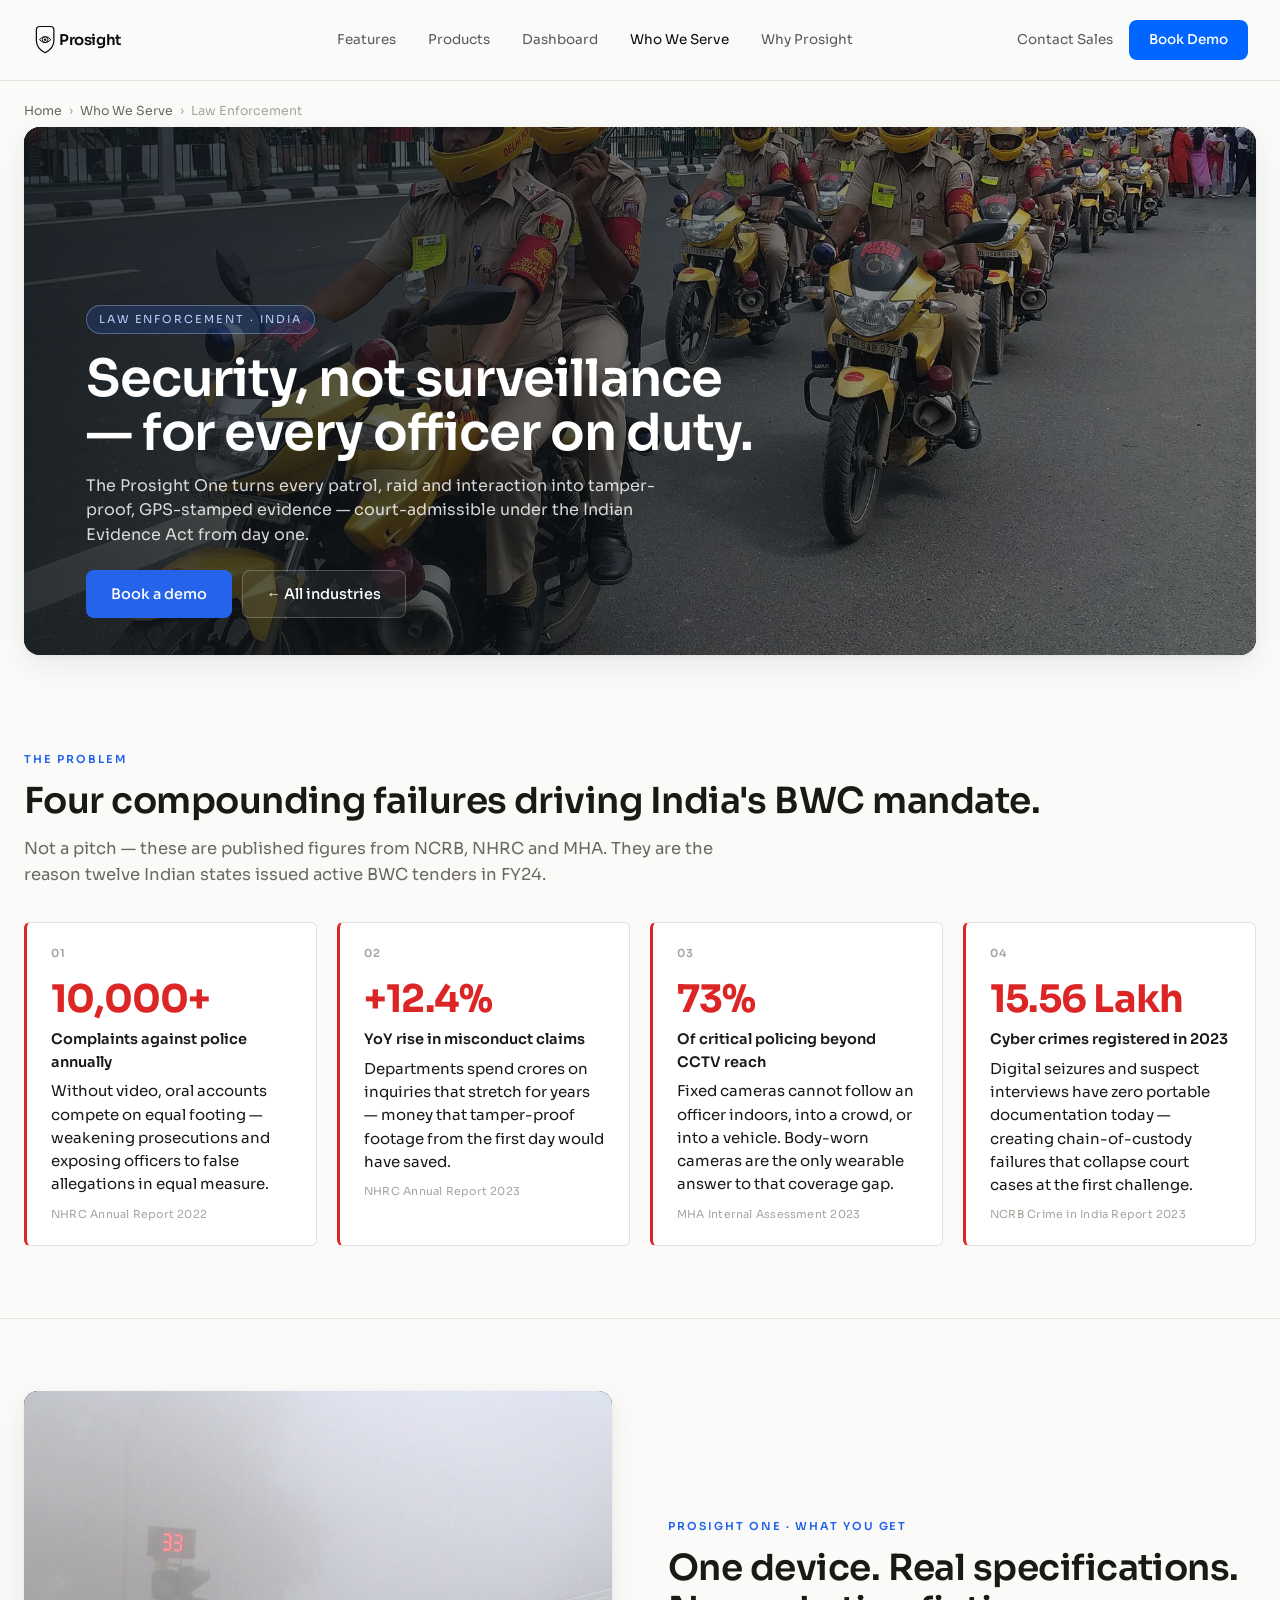
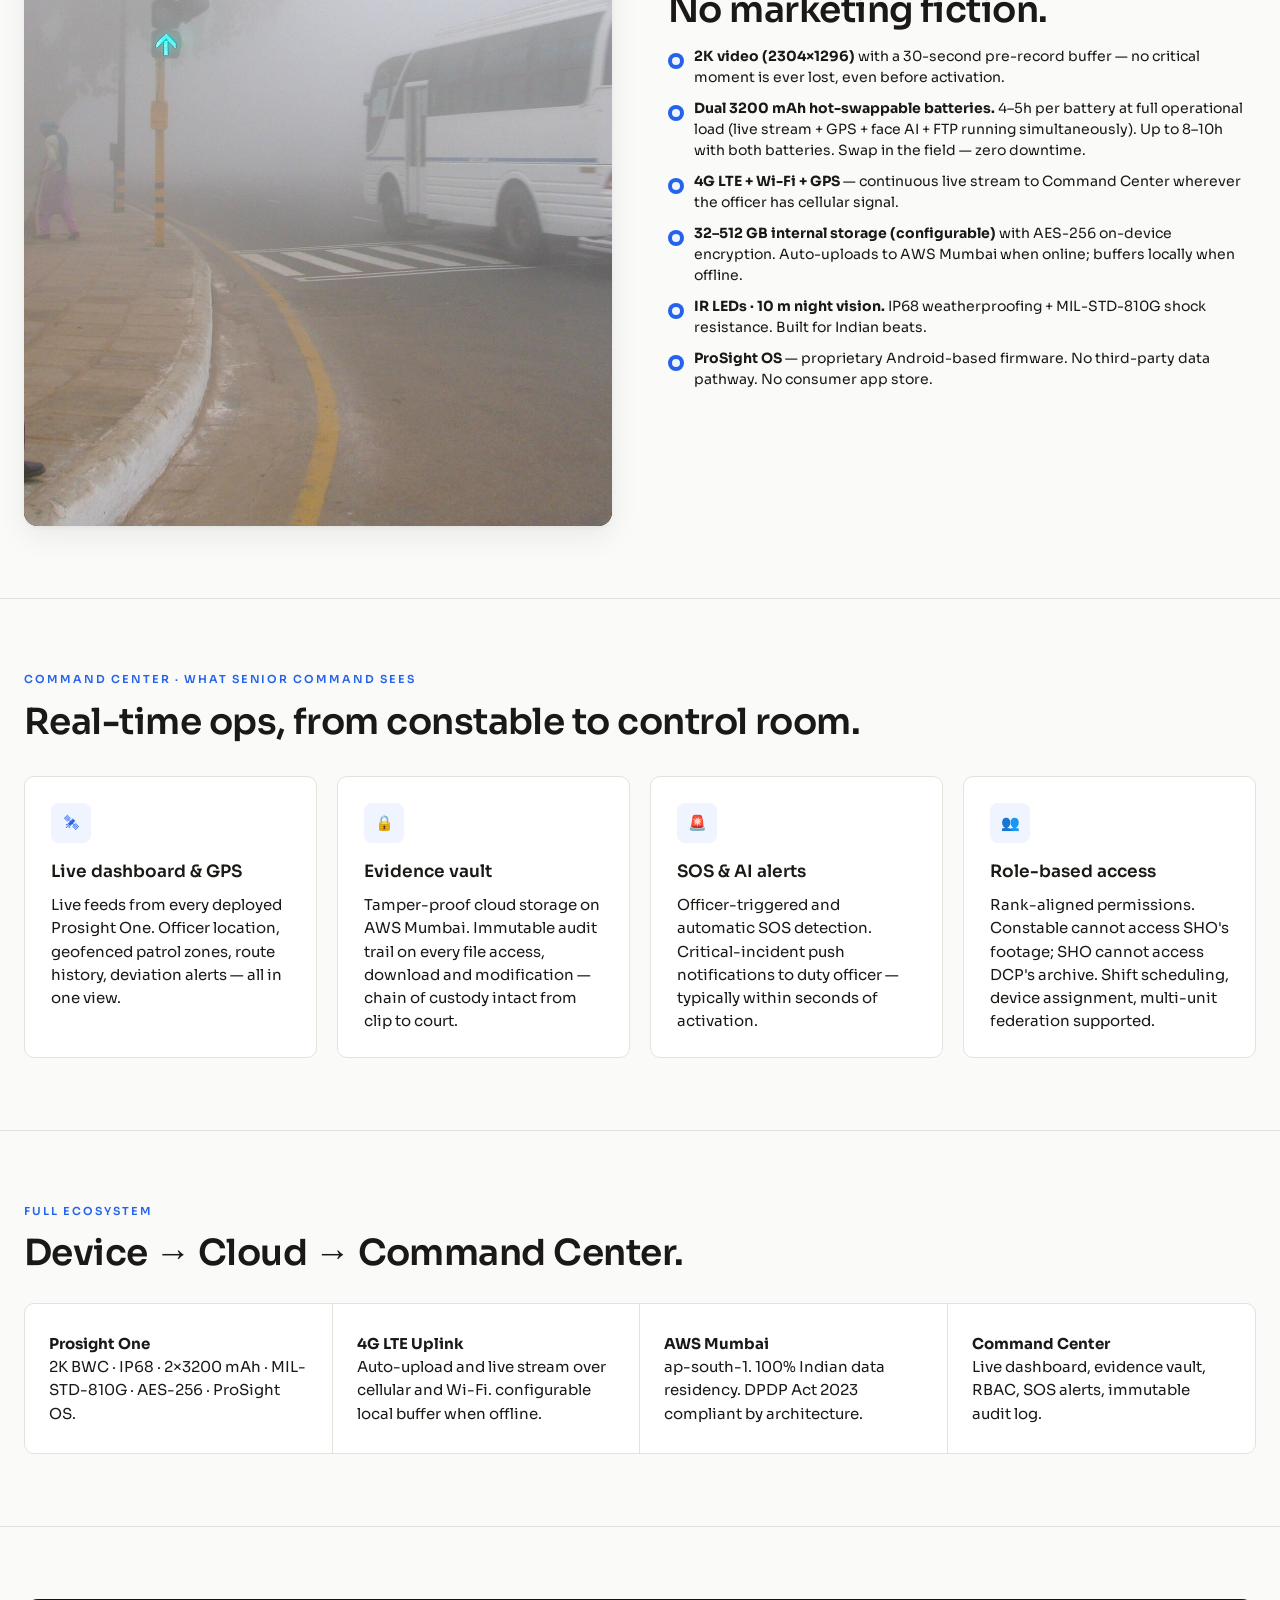
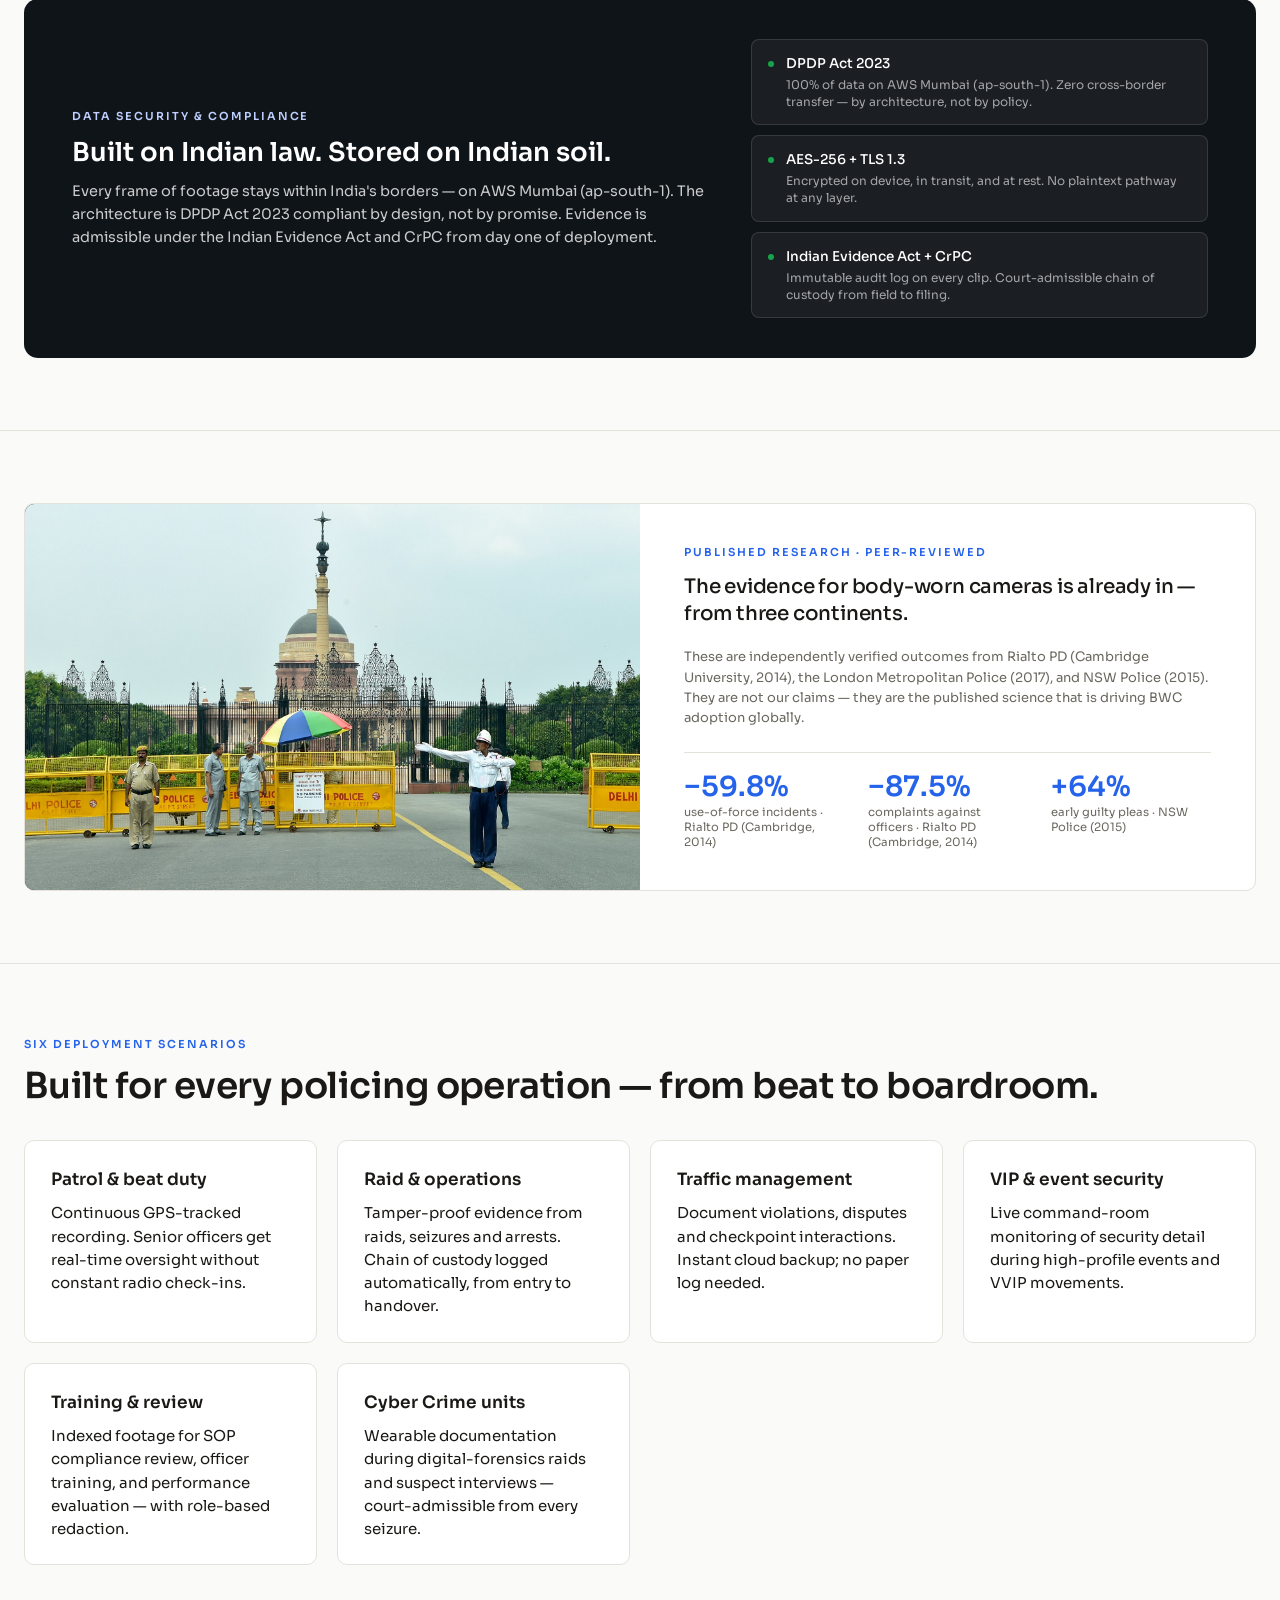
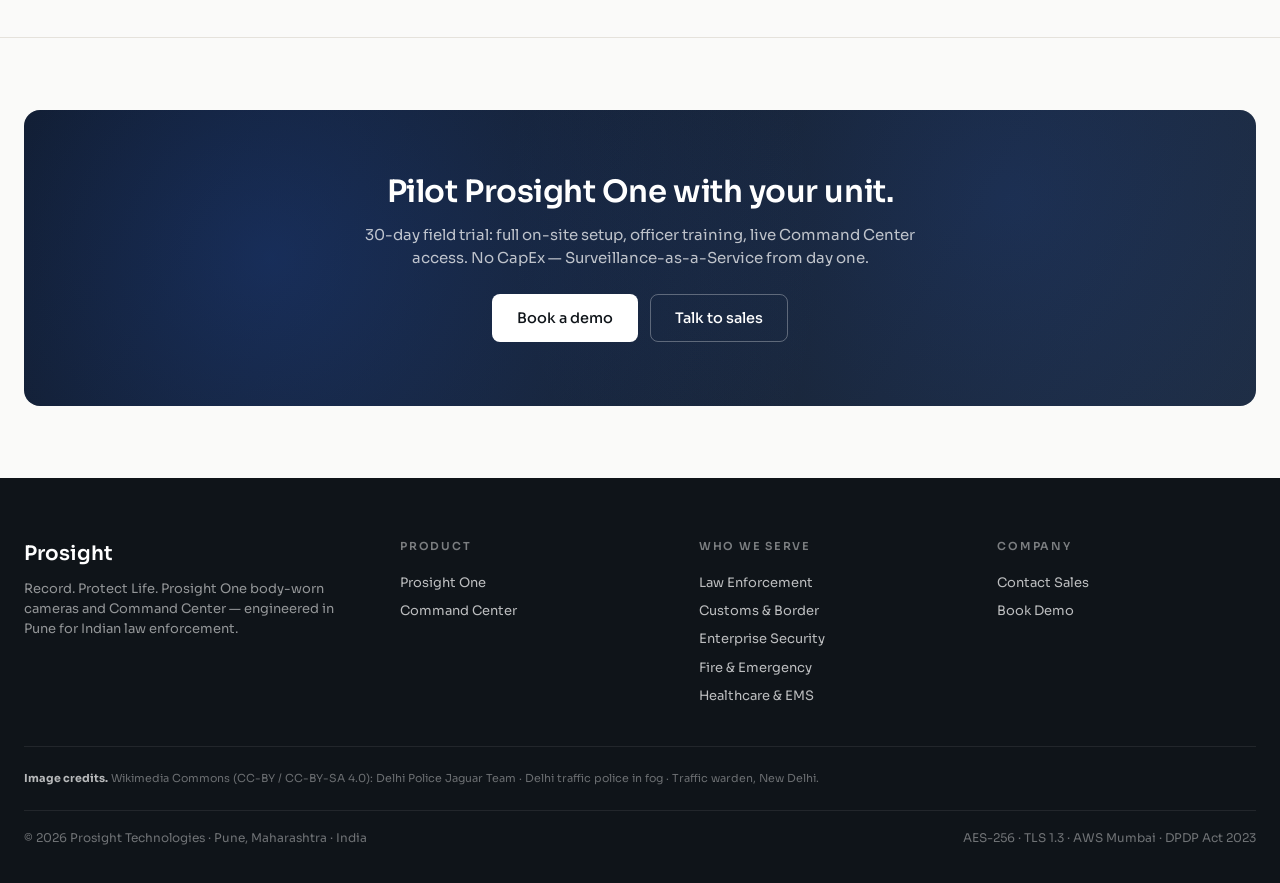
<file: who-we-serve/law-enforcement.html>
<!DOCTYPE html>
<html lang="en">
<head>
<meta charset="UTF-8">
<meta name="viewport" content="width=device-width, initial-scale=1.0">
<title>Police Body-Worn Camera India — Prosight One · Law Enforcement BWC</title>
<meta name="description" content="Prosight One body-worn camera for Indian state police, Delhi Police, STFs and Cyber Crime units. 2K video · dual 3200 mAh batteries · AES-256 encryption · DPDP Act 2023 compliant. Police-grade evidence on every shift.">
<meta name="keywords" content="police body camera India, body worn camera law enforcement India, BWC India police, Delhi Police body camera, NHRC compliant BWC, state police body camera India, CRPF body camera, police BWC India">
<link rel="canonical" href="https://prosight360.in/who-we-serve/law-enforcement.html">
<meta property="og:type" content="website">
<meta property="og:url" content="https://prosight360.in/who-we-serve/law-enforcement.html">
<meta property="og:title" content="Police Body-Worn Cameras India — Prosight One">
<meta property="og:description" content="Prosight One for Indian state police, Delhi Police, STFs and Cyber Crime units. 2K video · dual 3200 mAh batteries · AES-256 · DPDP Act 2023 compliant.">
<meta property="og:image" content="https://prosight360.in/og-image.svg">
<meta property="og:site_name" content="Prosight">
<meta property="og:locale" content="en_IN">
<meta name="twitter:card" content="summary_large_image">
<meta name="twitter:title" content="Police Body-Worn Cameras India — Prosight One">
<meta name="twitter:description" content="Prosight One for Indian state police. 2K video · dual 3200 mAh batteries · AES-256 · NHRC-aligned · DPDP Act 2023.">
<meta name="twitter:image" content="https://prosight360.in/og-image.svg">
<link rel="icon" href="data:image/svg+xml,<svg xmlns='http://www.w3.org/2000/svg' viewBox='0 0 48 60'><path d='M9 4 L39 4 Q45 4 45 10 L45 32 Q45 50 24 58 Q3 50 3 32 L3 10 Q3 4 9 4 Z' fill='none' stroke='%230A0A0A' stroke-width='3' stroke-linejoin='round'/><path d='M8 30 Q24 16 40 30 Q24 44 8 30 Z' fill='none' stroke='%230A0A0A' stroke-width='2.4' stroke-linejoin='round'/><circle cx='24' cy='30' r='7' fill='none' stroke='%230A0A0A' stroke-width='2.4'/><circle cx='24' cy='30' r='3' fill='%230A0A0A'/></svg>">
<script type="application/ld+json">
{"@context":"https://schema.org","@graph":[{"@type":"Organization","@id":"https://prosight360.in/#organization","name":"Prosight Technologies","url":"https://prosight360.in"},{"@type":"WebPage","@id":"https://prosight360.in/who-we-serve/law-enforcement.html","url":"https://prosight360.in/who-we-serve/law-enforcement.html","name":"Police Body-Worn Cameras India — Prosight One","description":"Prosight One body-worn camera for Indian state police, Delhi Police, STFs and Cyber Crime units. 2K video, dual 3200 mAh batteries, AES-256, DPDP Act 2023 compliant.","isPartOf":{"@id":"https://prosight360.in/#website"},"about":{"@id":"https://prosight360.in/#m530"},"publisher":{"@id":"https://prosight360.in/#organization"},"breadcrumb":{"@type":"BreadcrumbList","itemListElement":[{"@type":"ListItem","position":1,"name":"Home","item":"https://prosight360.in/"},{"@type":"ListItem","position":2,"name":"Who We Serve","item":"https://prosight360.in/who-we-serve/"},{"@type":"ListItem","position":3,"name":"Law Enforcement","item":"https://prosight360.in/who-we-serve/law-enforcement.html"}]}}]}
</script>
<link rel="preconnect" href="https://fonts.googleapis.com"><link rel="preconnect" href="https://fonts.gstatic.com" crossorigin>
<link href="https://fonts.googleapis.com/css2?family=Sora:wght@200;300;400;500;600;700&display=swap" rel="stylesheet">
<link rel="stylesheet" href="shared.css">
</head>
<body>

<!-- ===== TOP NAV (identical to homepage) ===== -->
<nav class="topnav">
  <div class="topnav__inner">
    <a href="../index.html" class="brand" aria-label="Prosight home">
      <svg xmlns="http://www.w3.org/2000/svg" viewBox="0 0 320 80" width="140" height="35">
        <path d="M18 8 L42 8 Q50 8 50 16 L50 40 Q50 58 30 68 Q10 58 10 40 L10 16 Q10 8 18 8 Z" fill="none" stroke="#0A0A0A" stroke-width="2.8" stroke-linejoin="round"/>
        <path d="M17 38 Q30 24 43 38 Q30 52 17 38 Z" fill="none" stroke="#0A0A0A" stroke-width="2.2" stroke-linejoin="round"/>
        <circle cx="30" cy="38" r="6.5" fill="none" stroke="#0A0A0A" stroke-width="2.2"/>
        <circle cx="30" cy="38" r="2.8" fill="#0A0A0A"/>
        <text x="62" y="50" font-family="'Sora', sans-serif" font-weight="600" font-size="34" letter-spacing="-1" fill="#0A0A0A">Prosight</text>
      </svg>
    </a>
    <div class="topnav__links">
      <a href="../index.html#features">Features</a>
      <a href="../index.html#product">Products</a>
      <a href="../index.html#dashboard">Dashboard</a>
      <a href="index.html" aria-current="page">Who We Serve</a>
      <a href="../index.html#why-prosight">Why Prosight</a>
    </div>
    <div class="topnav__cta">
      <a href="#contact" data-ps="contact" class="contact-link">Contact Sales</a>
      <a href="#demo" data-ps="demo" class="book-demo">Book Demo</a>
    </div>
  </div>
</nav>

<div class="wrap-xl"><div class="crumbs"><a href="../index.html">Home</a><span>›</span><a href="index.html">Who We Serve</a><span>›</span>Law Enforcement</div></div>

<!-- HERO -->
<section class="hero"><div class="wrap-xl"><div class="hero__media">
  <img src="../images/who-we-serve/le-jaguar.jpg" alt="Delhi Police tactical team on deployment">
  <div class="hero__overlay"></div>
  <div class="hero__text">
    <span class="hero__eyebrow">Law Enforcement · India</span>
    <h1 class="hero__h1">Security, not surveillance — for every officer on duty.</h1>
    <p class="hero__sub">The Prosight One turns every patrol, raid and interaction into tamper-proof, GPS-stamped evidence — court-admissible under the Indian Evidence Act from day one.</p>
    <div class="hero__cta">
      <a href="#demo" data-ps="demo" class="btn btn-primary btn-lg">Book a demo</a>
      <a href="index.html" class="btn btn-ghost btn-lg">← All industries</a>
    </div>
  </div>
</div></div></section>

<!-- PAIN POINTS -->
<section class="sec sec-first">
  <div class="wrap-xl">
    <div class="sec__eyebrow">The problem</div>
    <h2 class="sec__h2">Four compounding failures driving India's BWC mandate.</h2>
    <p class="sec__lead">Not a pitch — these are published figures from NCRB, NHRC and MHA. They are the reason twelve Indian states issued active BWC tenders in FY24.</p>
    <div class="pains">
      <div class="pain">
        <div class="pain__num">01</div>
        <div class="pain__stat">10,000+</div>
        <div class="pain__h">Complaints against police annually</div>
        <p>Without video, oral accounts compete on equal footing — weakening prosecutions and exposing officers to false allegations in equal measure.</p>
        <div class="pain__source">NHRC Annual Report 2022</div>
      </div>
      <div class="pain">
        <div class="pain__num">02</div>
        <div class="pain__stat">+12.4%</div>
        <div class="pain__h">YoY rise in misconduct claims</div>
        <p>Departments spend crores on inquiries that stretch for years — money that tamper-proof footage from the first day would have saved.</p>
        <div class="pain__source">NHRC Annual Report 2023</div>
      </div>
      <div class="pain">
        <div class="pain__num">03</div>
        <div class="pain__stat">73%</div>
        <div class="pain__h">Of critical policing beyond CCTV reach</div>
        <p>Fixed cameras cannot follow an officer indoors, into a crowd, or into a vehicle. Body-worn cameras are the only wearable answer to that coverage gap.</p>
        <div class="pain__source">MHA Internal Assessment 2023</div>
      </div>
      <div class="pain">
        <div class="pain__num">04</div>
        <div class="pain__stat">15.56 Lakh</div>
        <div class="pain__h">Cyber crimes registered in 2023</div>
        <p>Digital seizures and suspect interviews have zero portable documentation today — creating chain-of-custody failures that collapse court cases at the first challenge.</p>
        <div class="pain__source">NCRB Crime in India Report 2023</div>
      </div>
    </div>
  </div>
</section>

<!-- SPLIT: M530 specs -->
<section class="sec">
  <div class="wrap-xl">
    <div class="split">
      <div class="split__media"><img src="../images/who-we-serve/le-traffic-fog.jpg" alt="Delhi traffic police on duty in winter fog"></div>
      <div>
        <div class="sec__eyebrow">Prosight One · what you get</div>
        <h2 class="sec__h2">One device. Real specifications. No marketing fiction.</h2>
        <ul class="split__list">
          <li><b>2K video (2304×1296)</b> with a 30-second pre-record buffer — no critical moment is ever lost, even before activation.</li>
          <li><b>Dual 3200 mAh hot-swappable batteries.</b> 4–5h per battery at full operational load (live stream + GPS + face AI + FTP running simultaneously). Up to 8–10h with both batteries. Swap in the field — zero downtime.</li>
          <li><b>4G LTE + Wi-Fi + GPS</b> — continuous live stream to Command Center wherever the officer has cellular signal.</li>
          <li><b>32–512 GB internal storage (configurable)</b> with AES-256 on-device encryption. Auto-uploads to AWS Mumbai when online; buffers locally when offline.</li>
          <li><b>IR LEDs · 10 m night vision.</b> IP68 weatherproofing + MIL-STD-810G shock resistance. Built for Indian beats.</li>
          <li><b>ProSight OS</b> — proprietary Android-based firmware. No third-party data pathway. No consumer app store.</li>
        </ul>
      </div>
    </div>
  </div>
</section>

<!-- COMMAND CENTER PILLARS -->
<section class="sec">
  <div class="wrap-xl">
    <div class="sec__eyebrow">Command Center · what senior command sees</div>
    <h2 class="sec__h2">Real-time ops, from constable to control room.</h2>
    <div class="pillars">
      <div class="pillar">
        <div class="pillar__icon">🛰</div>
        <div class="pillar__h">Live dashboard &amp; GPS</div>
        <p>Live feeds from every deployed Prosight One. Officer location, geofenced patrol zones, route history, deviation alerts — all in one view.</p>
      </div>
      <div class="pillar">
        <div class="pillar__icon">🔒</div>
        <div class="pillar__h">Evidence vault</div>
        <p>Tamper-proof cloud storage on AWS Mumbai. Immutable audit trail on every file access, download and modification — chain of custody intact from clip to court.</p>
      </div>
      <div class="pillar">
        <div class="pillar__icon">🚨</div>
        <div class="pillar__h">SOS &amp; AI alerts</div>
        <p>Officer-triggered and automatic SOS detection. Critical-incident push notifications to duty officer — typically within seconds of activation.</p>
      </div>
      <div class="pillar">
        <div class="pillar__icon">👥</div>
        <div class="pillar__h">Role-based access</div>
        <p>Rank-aligned permissions. Constable cannot access SHO's footage; SHO cannot access DCP's archive. Shift scheduling, device assignment, multi-unit federation supported.</p>
      </div>
    </div>
  </div>
</section>

<!-- ECOSYSTEM -->
<section class="sec">
  <div class="wrap-xl">
    <div class="sec__eyebrow">Full ecosystem</div>
    <h2 class="sec__h2">Device → Cloud → Command Center.</h2>
    <div class="ecosystem">
      <div class="eco__cell"><b>Prosight One</b><p>2K BWC · IP68 · 2×3200 mAh · MIL-STD-810G · AES-256 · ProSight OS.</p></div>
      <div class="eco__cell"><b>4G LTE Uplink</b><p>Auto-upload and live stream over cellular and Wi-Fi. configurable local buffer when offline.</p></div>
      <div class="eco__cell"><b>AWS Mumbai</b><p>ap-south-1. 100% Indian data residency. DPDP Act 2023 compliant by architecture.</p></div>
      <div class="eco__cell"><b>Command Center</b><p>Live dashboard, evidence vault, RBAC, SOS alerts, immutable audit log.</p></div>
    </div>
  </div>
</section>

<!-- COMPLIANCE -->
<section class="sec">
  <div class="wrap-xl">
    <div class="compliance">
      <div>
        <div class="compliance__eyebrow">Data security &amp; compliance</div>
        <h2 class="compliance__h">Built on Indian law. Stored on Indian soil.</h2>
        <p class="compliance__p">Every frame of footage stays within India's borders — on AWS Mumbai (ap-south-1). The architecture is DPDP Act 2023 compliant by design, not by promise. Evidence is admissible under the Indian Evidence Act and CrPC from day one of deployment.</p>
      </div>
      <div class="compliance__badges">
        <div class="cbadge">
          <div class="cbadge__dot"></div>
          <div>
            <div class="cbadge__h">DPDP Act 2023</div>
            <div class="cbadge__p">100% of data on AWS Mumbai (ap-south-1). Zero cross-border transfer — by architecture, not by policy.</div>
          </div>
        </div>
        <div class="cbadge">
          <div class="cbadge__dot"></div>
          <div>
            <div class="cbadge__h">AES-256 + TLS 1.3</div>
            <div class="cbadge__p">Encrypted on device, in transit, and at rest. No plaintext pathway at any layer.</div>
          </div>
        </div>
        <div class="cbadge">
          <div class="cbadge__dot"></div>
          <div>
            <div class="cbadge__h">Indian Evidence Act + CrPC</div>
            <div class="cbadge__p">Immutable audit log on every clip. Court-admissible chain of custody from field to filing.</div>
          </div>
        </div>
      </div>
    </div>
  </div>
</section>

<!-- CASE STUDY -->
<section class="sec">
  <div class="wrap-xl">
    <div class="casestudy">
      <div class="casestudy__media"><img src="../images/who-we-serve/le-traffic-warden.jpg" alt="Indian traffic police on duty"></div>
      <div class="casestudy__body">
        <div class="casestudy__eyebrow">Published research · peer-reviewed</div>
        <h2 class="casestudy__quote">The evidence for body-worn cameras is already in — from three continents.</h2>
        <p class="casestudy__who">These are independently verified outcomes from Rialto PD (Cambridge University, 2014), the London Metropolitan Police (2017), and NSW Police (2015). They are not our claims — they are the published science that is driving BWC adoption globally.</p>
        <div class="casestudy__metrics">
          <div class="casestudy__metric">
            <div class="k">−59.8%</div>
            <div class="v">use-of-force incidents · Rialto PD (Cambridge, 2014)</div>
          </div>
          <div class="casestudy__metric">
            <div class="k">−87.5%</div>
            <div class="v">complaints against officers · Rialto PD (Cambridge, 2014)</div>
          </div>
          <div class="casestudy__metric">
            <div class="k">+64%</div>
            <div class="v">early guilty pleas · NSW Police (2015)</div>
          </div>
        </div>
      </div>
    </div>
  </div>
</section>

<!-- USE CASES -->
<section class="sec">
  <div class="wrap-xl">
    <div class="sec__eyebrow">Six deployment scenarios</div>
    <h2 class="sec__h2">Built for every policing operation — from beat to boardroom.</h2>
    <div class="pillars">
      <div class="pillar"><div class="pillar__h">Patrol &amp; beat duty</div><p>Continuous GPS-tracked recording. Senior officers get real-time oversight without constant radio check-ins.</p></div>
      <div class="pillar"><div class="pillar__h">Raid &amp; operations</div><p>Tamper-proof evidence from raids, seizures and arrests. Chain of custody logged automatically, from entry to handover.</p></div>
      <div class="pillar"><div class="pillar__h">Traffic management</div><p>Document violations, disputes and checkpoint interactions. Instant cloud backup; no paper log needed.</p></div>
      <div class="pillar"><div class="pillar__h">VIP &amp; event security</div><p>Live command-room monitoring of security detail during high-profile events and VVIP movements.</p></div>
      <div class="pillar"><div class="pillar__h">Training &amp; review</div><p>Indexed footage for SOP compliance review, officer training, and performance evaluation — with role-based redaction.</p></div>
      <div class="pillar"><div class="pillar__h">Cyber Crime units</div><p>Wearable documentation during digital-forensics raids and suspect interviews — court-admissible from every seizure.</p></div>
    </div>
  </div>
</section>

<!-- CTA band -->
<section class="sec"><div class="wrap-xl">
  <div class="ctaband">
    <h3 class="ctaband__h">Pilot Prosight One with your unit.</h3>
    <p class="ctaband__p">30-day field trial: full on-site setup, officer training, live Command Center access. No CapEx — Surveillance-as-a-Service from day one.</p>
    <div class="ctaband__row">
      <a class="btn btn-primary btn-lg" href="#demo" data-ps="demo">Book a demo</a>
      <a class="btn btn-ghost btn-lg" href="#contact" data-ps="contact">Talk to sales</a>
    </div>
  </div>
</div></section>

<!-- FOOTER -->
<footer class="site">
  <div class="wrap-xl">
    <div class="footer__grid">
      <div>
        <div class="footer__brand">Prosight</div>
        <p class="footer__tagline">Record. Protect Life. Prosight One body-worn cameras and Command Center — engineered in Pune for Indian law enforcement.</p>
      </div>
      <div>
        <h5>Product</h5>
        <a href="../index.html#product">Prosight One</a>
        <a href="../index.html#dashboard">Command Center</a>
      </div>
      <div>
        <h5>Who We Serve</h5>
        <a href="law-enforcement.html">Law Enforcement</a>
        <a href="customs-border.html">Customs &amp; Border</a>
        <a href="enterprise-security.html">Enterprise Security</a>
        <a href="fire-ems.html">Fire &amp; Emergency</a>
        <a href="healthcare.html">Healthcare &amp; EMS</a>
      </div>
      <div>
        <h5>Company</h5>
        <a href="#contact" data-ps="contact">Contact Sales</a>
        <a href="#demo" data-ps="demo">Book Demo</a>
      </div>
    </div>
    <div class="footer__credits">
      <strong style="color:rgba(255,255,255,0.7)">Image credits.</strong>
      Wikimedia Commons (CC-BY / CC-BY-SA 4.0): Delhi Police Jaguar Team · Delhi traffic police in fog · Traffic warden, New Delhi.
    </div>
    <div class="footer__bottom">
      <span>© 2026 Prosight Technologies · Pune, Maharashtra · India</span>
      <span>AES-256 · TLS 1.3 · AWS Mumbai · DPDP Act 2023</span>
    </div>
  </div>
</footer>

<script src="shared.js"></script>
</body>
</html>
</file>
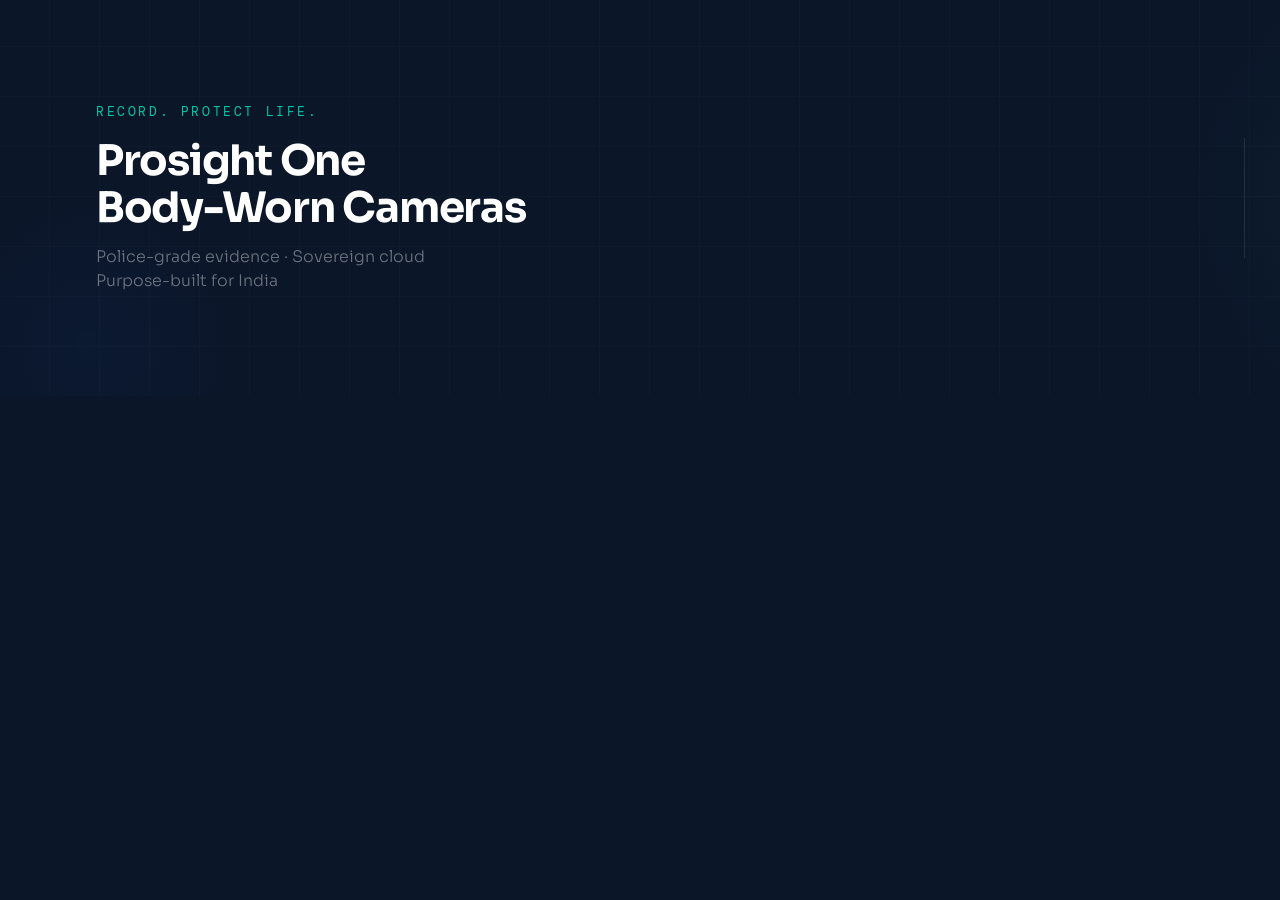
<file: brand-kit/social/linkedin-cover.html>
<!DOCTYPE html>
<html lang="en">
<head>
<meta charset="UTF-8">
<title>Prosight · LinkedIn Cover · 1584×396</title>
<link rel="preconnect" href="https://fonts.googleapis.com">
<link href="https://fonts.googleapis.com/css2?family=Sora:wght@300;400;600;700&family=DM+Mono:wght@400&display=swap" rel="stylesheet">
<style>
*{margin:0;padding:0;box-sizing:border-box}
body{width:1584px;height:396px;overflow:hidden;background:#0B1629}
.cover{
  width:1584px;height:396px;
  background:#0B1629;
  display:flex;align-items:center;
  padding:0 96px;position:relative;overflow:hidden;
  font-family:'Sora',system-ui,sans-serif;
}
.grid-bg{
  position:absolute;inset:0;opacity:0.03;
  background-image:
    repeating-linear-gradient(0deg,transparent,transparent 49px,white 50px),
    repeating-linear-gradient(90deg,transparent,transparent 49px,white 50px);
}
.glow-right{
  position:absolute;right:-100px;top:50%;transform:translateY(-50%);
  width:500px;height:500px;border-radius:50%;
  background:radial-gradient(circle,rgba(0,201,167,0.06) 0%,transparent 70%);
}
.glow-left{
  position:absolute;left:-60px;bottom:-100px;
  width:300px;height:300px;border-radius:50%;
  background:radial-gradient(circle,rgba(0,102,255,0.04) 0%,transparent 70%);
}
.left{position:relative;z-index:1;flex:1}
.kicker{
  font-family:'DM Mono',monospace;font-size:13px;
  letter-spacing:0.2em;text-transform:uppercase;
  color:#00C9A7;margin-bottom:18px;
}
.headline{
  font-size:42px;font-weight:700;color:white;
  letter-spacing:-0.03em;line-height:1.1;margin-bottom:14px;
}
.sub{font-size:16px;color:rgba(255,255,255,0.4);font-weight:300;line-height:1.5}
.divider{width:1px;height:120px;background:rgba(255,255,255,0.1);margin:0 80px;flex-shrink:0}
.right{position:relative;z-index:1;flex-shrink:0;display:flex;flex-direction:column;gap:20px;align-items:flex-start}
.stat{display:flex;flex-direction:column;gap:4px}
.stat__num{font-size:30px;font-weight:700;color:white;letter-spacing:-0.04em;line-height:1}
.stat__num.teal{color:#00C9A7}
.stat__label{font-family:'DM Mono',monospace;font-size:10px;letter-spacing:0.14em;text-transform:uppercase;color:rgba(255,255,255,0.3)}
.mark{display:flex;align-items:center;gap:12px;margin-top:8px;padding-top:20px;border-top:1px solid rgba(255,255,255,0.07)}
.mark-name{font-size:15px;font-weight:600;color:rgba(255,255,255,0.5);letter-spacing:-0.01em}
.mark-url{font-family:'DM Mono',monospace;font-size:11px;color:rgba(0,201,167,0.5);margin-top:2px}
</style>
</head>
<body>
<div class="cover">
  <div class="grid-bg"></div>
  <div class="glow-right"></div>
  <div class="glow-left"></div>

  <div class="left">
    <div class="kicker">Record. Protect Life.</div>
    <div class="headline">Prosight One<br>Body-Worn Cameras</div>
    <div class="sub">Police-grade evidence · Sovereign cloud<br>Purpose-built for India</div>
  </div>

  <div class="divider"></div>

  <div class="right">
    <div class="stat">
      <div class="stat__num">2K</div>
      <div class="stat__label">Video · 2304×1296</div>
    </div>
    <div class="stat">
      <div class="stat__num">12h</div>
      <div class="stat__label">Battery · 4500 mAh</div>
    </div>
    <div class="stat">
      <div class="stat__num teal">AES-256</div>
      <div class="stat__label">Encryption · On-device</div>
    </div>
    <div class="mark">
      <svg xmlns="http://www.w3.org/2000/svg" viewBox="0 0 48 60" width="22" height="27">
        <path d="M9 4 L39 4 Q45 4 45 10 L45 32 Q45 50 24 58 Q3 50 3 32 L3 10 Q3 4 9 4 Z" fill="none" stroke="rgba(255,255,255,0.4)" stroke-width="2.8" stroke-linejoin="round"/>
        <path d="M8 30 Q24 16 40 30 Q24 44 8 30 Z" fill="none" stroke="#00C9A7" stroke-width="2.2" stroke-linejoin="round"/>
        <circle cx="24" cy="30" r="7" fill="none" stroke="#00C9A7" stroke-width="2.2"/>
        <circle cx="24" cy="30" r="3" fill="#00C9A7"/>
      </svg>
      <div>
        <div class="mark-name">Prosight</div>
        <div class="mark-url">prosight360.in</div>
      </div>
    </div>
  </div>
</div>
</body>
</html>
</file>
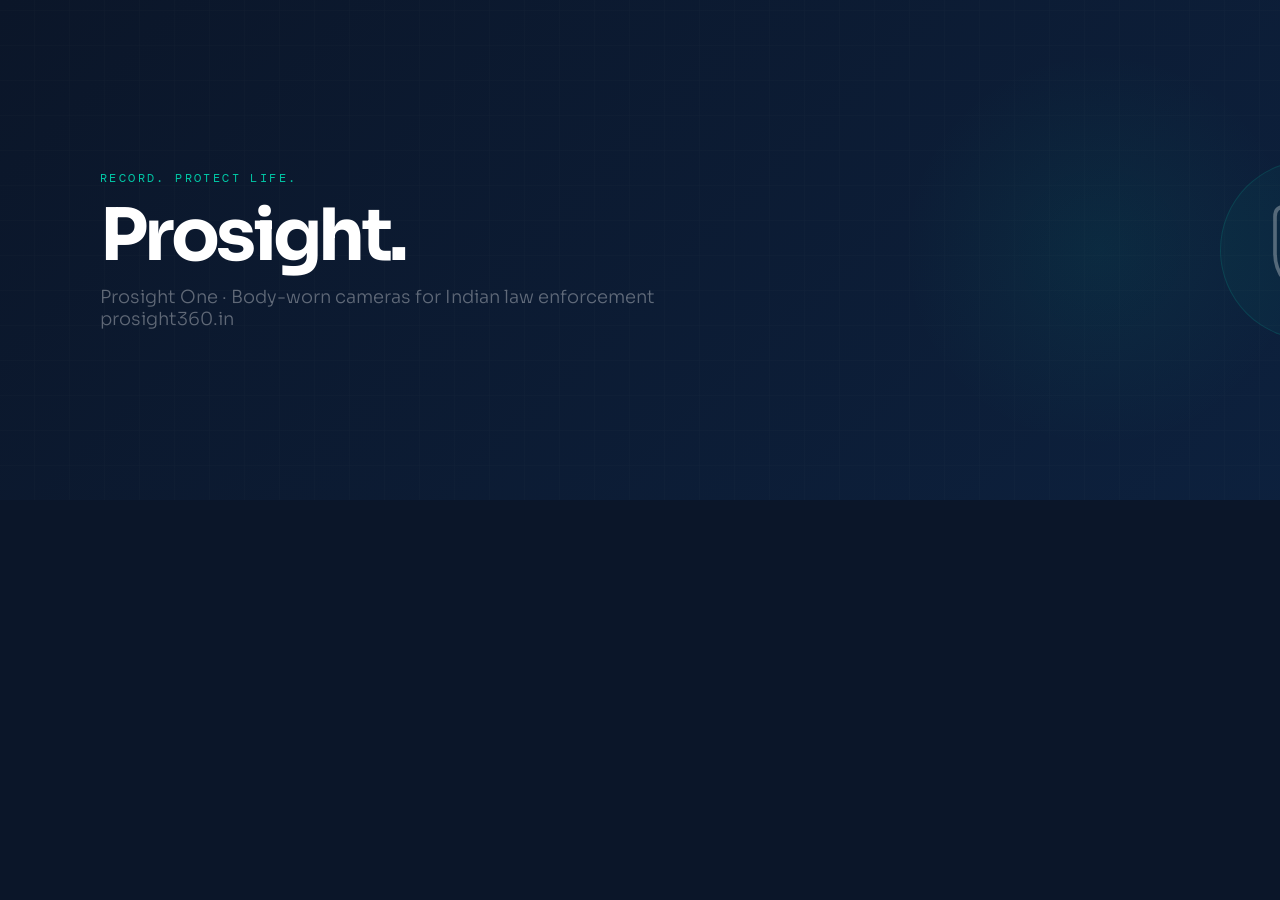
<file: brand-kit/social/twitter-cover.html>
<!DOCTYPE html>
<html lang="en">
<head>
<meta charset="UTF-8">
<title>Prosight · Twitter/X Cover · 1500×500</title>
<link rel="preconnect" href="https://fonts.googleapis.com">
<link href="https://fonts.googleapis.com/css2?family=Sora:wght@300;400;600;700&family=DM+Mono:wght@400&display=swap" rel="stylesheet">
<style>
*{margin:0;padding:0;box-sizing:border-box}
body{width:1500px;height:500px;overflow:hidden;background:#0B1629}
.cover{
  width:1500px;height:500px;
  background:linear-gradient(135deg,#0B1629 0%,#0D2240 100%);
  display:flex;align-items:center;justify-content:space-between;
  padding:0 100px;position:relative;overflow:hidden;
  font-family:'Sora',system-ui,sans-serif;
}
.grid-bg{
  position:absolute;inset:0;opacity:0.025;
  background-image:
    repeating-linear-gradient(0deg,transparent,transparent 34px,white 35px),
    repeating-linear-gradient(90deg,transparent,transparent 34px,white 35px);
}
.glow{
  position:absolute;right:200px;top:50%;transform:translateY(-50%);
  width:400px;height:400px;border-radius:50%;
  background:radial-gradient(circle,rgba(0,201,167,0.07) 0%,transparent 70%);
}
.left{position:relative;z-index:1}
.tagline{
  font-family:'DM Mono',monospace;font-size:12px;
  letter-spacing:0.2em;text-transform:uppercase;
  color:#00C9A7;margin-bottom:16px;
}
.headline{
  font-size:72px;font-weight:700;color:white;
  letter-spacing:-0.05em;line-height:0.95;margin-bottom:16px;
}
.sub{font-size:18px;color:rgba(255,255,255,0.35);font-weight:300}
.right{position:relative;z-index:1;flex-shrink:0}
.shield-ring{
  width:180px;height:180px;border-radius:50%;
  background:rgba(0,201,167,0.05);
  border:1px solid rgba(0,201,167,0.15);
  display:flex;align-items:center;justify-content:center;
}
</style>
</head>
<body>
<div class="cover">
  <div class="grid-bg"></div>
  <div class="glow"></div>

  <div class="left">
    <div class="tagline">Record. Protect Life.</div>
    <div class="headline">Prosight.</div>
    <div class="sub">Prosight One · Body-worn cameras for Indian law enforcement<br>prosight360.in</div>
  </div>

  <div class="right">
    <div class="shield-ring">
      <svg xmlns="http://www.w3.org/2000/svg" viewBox="0 0 48 60" width="80" height="100">
        <path d="M9 4 L39 4 Q45 4 45 10 L45 32 Q45 50 24 58 Q3 50 3 32 L3 10 Q3 4 9 4 Z" fill="none" stroke="rgba(255,255,255,0.3)" stroke-width="2.2" stroke-linejoin="round"/>
        <path d="M8 30 Q24 16 40 30 Q24 44 8 30 Z" fill="none" stroke="#00C9A7" stroke-width="2" stroke-linejoin="round"/>
        <circle cx="24" cy="30" r="7" fill="none" stroke="#00C9A7" stroke-width="2"/>
        <circle cx="24" cy="30" r="3" fill="#00C9A7"/>
      </svg>
    </div>
  </div>
</div>
</body>
</html>
</file>
<file: who-we-serve/shared.css>
/* ============================================================
   Prosight · Who We Serve — shared styles
   Design-system parity with root index.html
   Sora (primary typeface per brand kit), single-blue accent #2563EB
   ============================================================ */

:root {
  --bg:        #FAFAF9;
  --bg-card:   #FFFFFF;
  --bg-hover:  #F5F4F2;
  --ink:       #0F1419;
  --text:      #1A1916;
  --text-2:    #6B6860;
  --text-3:    #A8A49E;
  --border:    #E5E2DC;
  --border-md: #D1CEC7;
  --blue:       #2563EB;
  --blue-dk:    #1D4ED8;
  --blue-light: #EFF4FF;
  --blue-mid:   #BFCFFF;
  --green:   #16A34A;
  --green-bg:#F0FDF4;
  --amber:   #D97706;
  --amber-bg:#FFFBEB;
  --red:     #DC2626;
  --red-bg:  #FEF2F2;
  --f-display: 'Sora', sans-serif;
  --f-ui:      'Sora', sans-serif;
  --radius:    10px;
  --radius-sm: 6px;
  --shadow-sm: 0 1px 3px rgba(0,0,0,0.06), 0 1px 2px rgba(0,0,0,0.04);
  --shadow:    0 10px 30px rgba(0,0,0,0.07), 0 2px 4px rgba(0,0,0,0.04);
}

*,*::before,*::after { box-sizing: border-box; margin: 0; padding: 0; }
html { scroll-behavior: smooth; }
body { background: var(--bg); color: var(--text); font-family: var(--f-ui); font-size: 15px; line-height: 1.55; -webkit-font-smoothing: antialiased; }
a { color: inherit; text-decoration: none; }
img, svg { display: block; max-width: 100%; }

.wrap     { max-width: 1200px; margin: 0 auto; padding: 0 24px; }
.wrap-sm  { max-width: 920px; margin: 0 auto; padding: 0 24px; }
.wrap-xl  { max-width: 1320px; margin: 0 auto; padding: 0 24px; }

.f-display { font-family: var(--f-display); font-weight: 600; letter-spacing: -0.015em; }

/* ── Top nav — identical to homepage ───────────────────────── */
.topnav {
  position: fixed; top: 0; left: 0; right: 0; z-index: 50;
  background: rgba(250,250,250,0.92);
  backdrop-filter: blur(20px); -webkit-backdrop-filter: blur(20px);
  border-bottom: 1px solid var(--border);
  transition: all 0.3s ease;
}
.topnav__inner { display: flex; align-items: center; justify-content: space-between; height: 64px; max-width: 1280px; margin: 0 auto; padding: 0 24px; }
@media (min-width: 1024px) { .topnav__inner { height: 80px; padding: 0 32px; } }
.brand { display: flex; align-items: center; gap: 0; font-family: 'Sora', system-ui, sans-serif; }
.brand svg { display: block; }
.topnav__links { display: none; align-items: center; gap: 32px; }
@media (min-width: 1024px) { .topnav__links { display: flex; } .topnav__cta { display: flex !important; } }
.topnav__links a { font-family: 'Sora', system-ui, sans-serif; font-size: 13.5px; color: #5A5A5A; transition: color .15s; }
.topnav__links a:hover, .topnav__links a[aria-current] { color: #0A0A0A; }
.topnav__cta { display: none; align-items: center; gap: 16px; }
.topnav__cta .contact-link { font-family: 'Sora', system-ui, sans-serif; font-size: 13.5px; color: #5A5A5A; transition: color .15s; }
.topnav__cta .contact-link:hover { color: #0A0A0A; }
.topnav__cta .book-demo { font-family: 'Sora', system-ui, sans-serif; background: #0066FF; color: #fff; font-size: 13.5px; font-weight: 500; padding: 10px 20px; border-radius: 8px; transition: all .15s; }
.topnav__cta .book-demo:hover { background: rgba(0,102,255,0.9); }

/* Offset the page so content doesn't sit under the fixed nav */
body { padding-top: 64px; }
@media (min-width: 1024px) { body { padding-top: 80px; } }

.btn { display: inline-flex; align-items: center; gap: 6px; padding: 8px 18px; border-radius: 6px; font-size: 13.5px; font-weight: 500; transition: all .12s; cursor: pointer; border: 1px solid transparent; }
.btn-primary { background: var(--blue); color: #fff; }
.btn-primary:hover { background: var(--blue-dk); transform: translateY(-1px); }
.btn-ghost { color: var(--text-2); border-color: var(--border-md); background: #fff; }
.btn-ghost:hover { color: var(--blue); border-color: var(--blue); }
.btn-lg { padding: 12px 24px; font-size: 14.5px; border-radius: 8px; }

/* ── Crumbs ─────────────────────────────────────────────────── */
.crumbs { font-size: 12.5px; color: var(--text-3); padding: 22px 0 6px; }
.crumbs a { color: var(--text-2); }
.crumbs a:hover { color: var(--blue); }
.crumbs span { margin: 0 7px; color: var(--text-3); }

/* ── Hero ───────────────────────────────────────────────────── */
.hero { position: relative; padding: 0 0 72px; }
.hero__media { position: relative; width: 100%; aspect-ratio: 21/9; overflow: hidden; border-radius: 16px; background: #0F1419; box-shadow: var(--shadow); }
.hero__media img { width: 100%; height: 100%; object-fit: cover; object-position: center; opacity: 0.92; }
.hero__overlay {
  position: absolute; inset: 0;
  background: linear-gradient(90deg, rgba(15,20,25,0.82) 0%, rgba(15,20,25,0.55) 48%, rgba(15,20,25,0.22) 100%);
}
.hero__text { position: absolute; left: 5%; bottom: 7%; right: 10%; color: #fff; max-width: 680px; }
.hero__eyebrow { display: inline-block; font-size: 11px; letter-spacing: 0.18em; text-transform: uppercase; color: #BFCFFF; background: rgba(37,99,235,0.18); border: 1px solid rgba(191,207,255,0.35); padding: 5px 12px; border-radius: 20px; margin-bottom: 18px; }
.hero__h1 { font-family: var(--f-display); font-size: clamp(30px, 4vw, 52px); font-weight: 600; letter-spacing: -0.02em; line-height: 1.05; margin-bottom: 14px; }
.hero__sub { font-size: 16px; color: rgba(255,255,255,0.82); max-width: 580px; margin-bottom: 22px; }
.hero__cta { display: flex; gap: 10px; flex-wrap: wrap; }
.hero__cta .btn-ghost { color: #fff; background: rgba(255,255,255,0.06); border-color: rgba(255,255,255,0.22); }
.hero__cta .btn-ghost:hover { background: rgba(255,255,255,0.12); color: #fff; border-color: rgba(255,255,255,0.5); }

/* ── Sections ───────────────────────────────────────────────── */
.sec { padding: 72px 0; border-top: 1px solid var(--border); }
.sec-first { border-top: none; padding-top: 24px; }
.sec__eyebrow { font-size: 11px; letter-spacing: 0.18em; text-transform: uppercase; color: var(--blue); font-weight: 600; margin-bottom: 12px; }
.sec__h2 { font-family: var(--f-display); font-size: clamp(26px, 2.8vw, 38px); font-weight: 600; letter-spacing: -0.015em; line-height: 1.15; color: var(--text); margin-bottom: 14px; }
.sec__lead { font-size: 16.5px; color: var(--text-2); max-width: 720px; line-height: 1.6; }
.sec__h3 { font-family: var(--f-display); font-size: 22px; font-weight: 600; color: var(--text); margin-bottom: 10px; }

/* ── Challenge (pain) cards ─────────────────────────────────── */
.pains { display: grid; grid-template-columns: repeat(auto-fit, minmax(260px, 1fr)); gap: 20px; margin-top: 34px; }
.pain { background: #fff; border: 1px solid var(--border); border-left: 3px solid var(--red); border-radius: var(--radius-sm); padding: 22px 24px; }
.pain__num { font-size: 11px; font-weight: 600; letter-spacing: 0.12em; text-transform: uppercase; color: var(--text-3); margin-bottom: 18px; }
.pain__stat { font-family: var(--f-display); font-size: 38px; font-weight: 700; color: var(--red); line-height: 1; margin-bottom: 10px; letter-spacing: -0.02em; }
.pain__h { font-size: 14.5px; font-weight: 600; color: var(--text); margin-bottom: 6px; }
.pain__p { font-size: 13px; color: var(--text-2); line-height: 1.55; }
.pain__source { font-size: 11px; color: var(--text-3); margin-top: 10px; letter-spacing: 0.02em; }

/* ── Pillars (capabilities) ─────────────────────────────────── */
.pillars { display: grid; grid-template-columns: repeat(auto-fit, minmax(250px, 1fr)); gap: 20px; margin-top: 34px; }
.pillar { background: #fff; border: 1px solid var(--border); border-radius: var(--radius); padding: 26px 26px 24px; transition: border-color .12s, transform .12s; }
.pillar:hover { border-color: var(--blue-mid); transform: translateY(-2px); }
.pillar__icon { width: 40px; height: 40px; border-radius: 8px; background: var(--blue-light); color: var(--blue); display: flex; align-items: center; justify-content: center; margin-bottom: 16px; }
.pillar__h { font-family: var(--f-display); font-size: 17px; font-weight: 600; color: var(--text); margin-bottom: 8px; }
.pillar__p { font-size: 13.5px; color: var(--text-2); line-height: 1.55; }

/* ── Split image+content blocks ─────────────────────────────── */
.split { display: grid; grid-template-columns: 1fr 1fr; gap: 56px; align-items: center; }
.split--reverse .split__media { order: 2; }
.split__media { position: relative; aspect-ratio: 4/5; border-radius: 14px; overflow: hidden; box-shadow: var(--shadow); background: #0F1419; }
.split__media img { width: 100%; height: 100%; object-fit: cover; }
.split__eyebrow { font-size: 11px; letter-spacing: 0.18em; text-transform: uppercase; color: var(--blue); font-weight: 600; margin-bottom: 10px; }
.split__h { font-family: var(--f-display); font-size: 28px; font-weight: 600; color: var(--text); letter-spacing: -0.015em; line-height: 1.2; margin-bottom: 14px; }
.split__p { font-size: 15px; color: var(--text-2); line-height: 1.65; margin-bottom: 14px; }
.split__list { list-style: none; padding: 0; margin: 16px 0 0; }
.split__list li { position: relative; padding-left: 26px; font-size: 14px; color: var(--text); margin-bottom: 10px; line-height: 1.5; }
.split__list li::before { content: ''; position: absolute; left: 0; top: 7px; width: 16px; height: 16px; border-radius: 50%; background: var(--blue-light); box-shadow: inset 0 0 0 4px var(--blue); }
@media (max-width: 860px) { .split { grid-template-columns: 1fr; gap: 28px; } .split--reverse .split__media { order: 0; } }

/* ── Ecosystem strip ────────────────────────────────────────── */
.ecosystem { display: grid; grid-template-columns: repeat(auto-fit, minmax(220px, 1fr)); gap: 0; margin-top: 30px; background: #fff; border: 1px solid var(--border); border-radius: var(--radius); overflow: hidden; }
.eco__cell { padding: 28px 24px; border-right: 1px solid var(--border); }
.eco__cell:last-child { border-right: none; }
.eco__label { font-size: 10.5px; text-transform: uppercase; letter-spacing: 0.14em; font-weight: 600; color: var(--text-3); margin-bottom: 10px; }
.eco__h { font-family: var(--f-display); font-size: 19px; font-weight: 600; color: var(--text); margin-bottom: 8px; }
.eco__p { font-size: 13px; color: var(--text-2); line-height: 1.5; }
@media (max-width: 720px) { .eco__cell { border-right: none; border-bottom: 1px solid var(--border); } .eco__cell:last-child { border-bottom: none; } }

/* ── Compliance / DPDP strip ────────────────────────────────── */
.compliance { background: #0F1419; color: #fff; border-radius: 14px; padding: 40px 48px; display: grid; grid-template-columns: 1.4fr 1fr; gap: 40px; align-items: center; }
.compliance__eyebrow { color: #BFCFFF; font-size: 11px; letter-spacing: 0.18em; text-transform: uppercase; font-weight: 600; margin-bottom: 12px; }
.compliance__h { font-family: var(--f-display); font-size: 26px; font-weight: 600; line-height: 1.2; margin-bottom: 12px; }
.compliance__p { font-size: 14.5px; color: rgba(255,255,255,0.78); line-height: 1.6; }
.compliance__badges { display: flex; flex-direction: column; gap: 10px; }
.cbadge { display: flex; gap: 12px; align-items: flex-start; background: rgba(255,255,255,0.05); border: 1px solid rgba(255,255,255,0.12); border-radius: 8px; padding: 14px 16px; }
.cbadge__dot { width: 6px; height: 6px; border-radius: 50%; background: var(--green); margin-top: 7px; flex-shrink: 0; }
.cbadge__h { font-size: 13.5px; font-weight: 500; color: #fff; margin-bottom: 2px; }
.cbadge__p { font-size: 12px; color: rgba(255,255,255,0.6); line-height: 1.4; }
@media (max-width: 860px) { .compliance { grid-template-columns: 1fr; padding: 32px 24px; } }

/* ── Case study ─────────────────────────────────────────────── */
.casestudy { background: #fff; border: 1px solid var(--border); border-radius: var(--radius); overflow: hidden; display: grid; grid-template-columns: 1fr 1fr; }
.casestudy__media { position: relative; min-height: 380px; background: #0F1419; }
.casestudy__media img { position: absolute; inset: 0; width: 100%; height: 100%; object-fit: cover; }
.casestudy__body { padding: 40px 44px; display: flex; flex-direction: column; justify-content: center; }
.casestudy__eyebrow { font-size: 11px; letter-spacing: 0.18em; text-transform: uppercase; color: var(--blue); font-weight: 600; margin-bottom: 12px; }
.casestudy__quote { font-family: var(--f-display); font-size: 20px; font-weight: 500; line-height: 1.35; color: var(--text); margin-bottom: 20px; letter-spacing: -0.01em; }
.casestudy__who { font-size: 13px; color: var(--text-2); margin-bottom: 24px; }
.casestudy__who strong { color: var(--text); font-weight: 500; }
.casestudy__metrics { display: grid; grid-template-columns: repeat(3, 1fr); gap: 24px; padding-top: 20px; border-top: 1px solid var(--border); }
.casestudy__metric .k { font-family: var(--f-display); font-size: 28px; font-weight: 600; color: var(--blue); line-height: 1; }
.casestudy__metric .v { font-size: 11.5px; color: var(--text-2); margin-top: 4px; line-height: 1.3; }
@media (max-width: 860px) { .casestudy { grid-template-columns: 1fr; } .casestudy__media { min-height: 240px; } .casestudy__body { padding: 28px 24px; } }

/* ── Resources ──────────────────────────────────────────────── */
.resources { display: grid; grid-template-columns: repeat(auto-fit, minmax(250px, 1fr)); gap: 18px; margin-top: 30px; }
.resource { background: #fff; border: 1px solid var(--border); border-radius: var(--radius-sm); padding: 22px 24px; transition: border-color .12s; cursor: pointer; display: flex; flex-direction: column; gap: 8px; }
.resource:hover { border-color: var(--blue); }
.resource__tag { font-size: 10.5px; letter-spacing: 0.14em; text-transform: uppercase; color: var(--text-3); font-weight: 600; }
.resource__h { font-size: 14.5px; font-weight: 500; color: var(--text); line-height: 1.4; }
.resource__arrow { margin-top: auto; color: var(--blue); font-size: 12.5px; font-weight: 500; }

/* ── CTA band ───────────────────────────────────────────────── */
.ctaband { position: relative; padding: 64px 48px; border-radius: 16px; overflow: hidden; background: linear-gradient(120deg, #0F1419 0%, #1E2A3A 100%); color: #fff; text-align: center; }
.ctaband::before { content: ''; position: absolute; inset: 0; background: radial-gradient(circle at 20% 50%, rgba(37,99,235,0.28), transparent 55%), radial-gradient(circle at 80% 30%, rgba(37,99,235,0.18), transparent 50%); pointer-events: none; }
.ctaband > * { position: relative; }
.ctaband__h { font-family: var(--f-display); font-size: clamp(24px, 2.4vw, 34px); font-weight: 600; line-height: 1.2; letter-spacing: -0.015em; margin-bottom: 12px; }
.ctaband__p { font-size: 15px; color: rgba(255,255,255,0.72); max-width: 580px; margin: 0 auto 24px; }
.ctaband .btn-primary { background: #fff; color: var(--ink); }
.ctaband .btn-primary:hover { background: #f1f0ee; color: var(--ink); }
.ctaband .btn-ghost { color: #fff; border-color: rgba(255,255,255,0.3); background: transparent; }
.ctaband .btn-ghost:hover { border-color: #fff; background: rgba(255,255,255,0.08); color: #fff; }
.ctaband__row { display: flex; gap: 12px; justify-content: center; flex-wrap: wrap; }

/* ── Footer ─────────────────────────────────────────────────── */
footer.site { padding: 60px 0 36px; background: #0F1419; color: rgba(255,255,255,0.64); font-size: 13px; border-top: none; }
footer.site h5 { font-size: 11px; text-transform: uppercase; letter-spacing: 0.16em; color: rgba(255,255,255,0.45); font-weight: 600; margin-bottom: 14px; }
footer.site a { color: rgba(255,255,255,0.72); display: block; padding: 4px 0; transition: color .1s; }
footer.site a:hover { color: #fff; }
.footer__grid { display: grid; grid-template-columns: 1.3fr 1fr 1fr 1fr; gap: 40px; margin-bottom: 36px; }
.footer__brand { font-family: var(--f-display); font-size: 20px; color: #fff; font-weight: 600; margin-bottom: 10px; }
.footer__tagline { color: rgba(255,255,255,0.55); font-size: 13px; line-height: 1.55; max-width: 320px; }
.footer__credits { border-top: 1px solid rgba(255,255,255,0.08); padding-top: 22px; margin-top: 6px; font-size: 11px; color: rgba(255,255,255,0.38); line-height: 1.7; }
.footer__credits a { display: inline; color: rgba(255,255,255,0.55); text-decoration: underline; padding: 0; }
.footer__bottom { display: flex; justify-content: space-between; align-items: center; padding-top: 18px; border-top: 1px solid rgba(255,255,255,0.08); margin-top: 22px; font-size: 12px; color: rgba(255,255,255,0.4); }
@media (max-width: 860px) { .footer__grid { grid-template-columns: 1fr 1fr; gap: 28px; } }

/* ── Hub page — industry tile grid ──────────────────────────── */
.hub-grid { display: grid; grid-template-columns: repeat(auto-fit, minmax(280px, 1fr)); gap: 20px; margin-top: 38px; }
.hub-tile { position: relative; aspect-ratio: 3/4; border-radius: 14px; overflow: hidden; box-shadow: var(--shadow-sm); display: block; transition: transform .2s, box-shadow .2s; }
.hub-tile:hover { transform: translateY(-4px); box-shadow: var(--shadow); }
.hub-tile img { position: absolute; inset: 0; width: 100%; height: 100%; object-fit: cover; transition: transform .4s; }
.hub-tile:hover img { transform: scale(1.05); }
.hub-tile::after { content: ''; position: absolute; inset: 0; background: linear-gradient(180deg, rgba(15,20,25,0) 40%, rgba(15,20,25,0.9) 100%); }
.hub-tile__text { position: absolute; left: 0; right: 0; bottom: 0; padding: 22px; color: #fff; z-index: 2; }
.hub-tile__eyebrow { font-size: 10.5px; text-transform: uppercase; letter-spacing: 0.16em; color: #BFCFFF; font-weight: 600; margin-bottom: 6px; }
.hub-tile__h { font-family: var(--f-display); font-size: 22px; font-weight: 600; letter-spacing: -0.015em; margin-bottom: 6px; }
.hub-tile__p { font-size: 13px; color: rgba(255,255,255,0.82); line-height: 1.45; }
.hub-tile__arrow { position: absolute; top: 20px; right: 20px; width: 32px; height: 32px; border-radius: 50%; background: rgba(255,255,255,0.15); backdrop-filter: blur(8px); display: flex; align-items: center; justify-content: center; color: #fff; z-index: 2; transition: background .15s; }
.hub-tile:hover .hub-tile__arrow { background: var(--blue); }

/* ── Modals (Contact Sales / Book Demo) ─────────────────────── */
.ps-modal-backdrop {
  position: fixed; inset: 0; z-index: 200;
  background: rgba(10, 14, 20, 0.55);
  backdrop-filter: blur(6px); -webkit-backdrop-filter: blur(6px);
  display: none; align-items: flex-start; justify-content: center;
  padding: 60px 20px 40px; overflow-y: auto;
  font-family: 'Sora', system-ui, sans-serif;
}
.ps-modal-backdrop.is-open { display: flex; animation: psModalFade .18s ease-out; }
@keyframes psModalFade { from { opacity: 0; } to { opacity: 1; } }
.ps-modal {
  position: relative; background: #fff; border-radius: 16px;
  width: 100%; max-width: 560px; padding: 36px 36px 32px;
  box-shadow: 0 30px 80px rgba(0,0,0,0.24);
  animation: psModalRise .22s cubic-bezier(.2,.9,.3,1.2);
}
.ps-modal--demo { max-width: 640px; }
@keyframes psModalRise { from { transform: translateY(18px); opacity: 0; } to { transform: translateY(0); opacity: 1; } }
.ps-modal__close {
  position: absolute; top: 14px; right: 14px;
  width: 34px; height: 34px; border-radius: 50%;
  background: #F4F4F2; border: none; color: #5A5A5A;
  font-size: 22px; line-height: 1; cursor: pointer; transition: all .12s;
}
.ps-modal__close:hover { background: #E8E8E4; color: #0A0A0A; }
.ps-modal__eyebrow { font-size: 11px; letter-spacing: 0.18em; text-transform: uppercase; color: #0066FF; font-weight: 600; margin-bottom: 10px; }
.ps-modal__h { font-family: 'Sora', sans-serif; font-size: 26px; font-weight: 600; color: #0A0A0A; letter-spacing: -0.015em; line-height: 1.2; margin-bottom: 8px; }
.ps-modal__sub { font-size: 14px; color: #5A5A5A; line-height: 1.55; margin-bottom: 22px; }
.ps-modal__foot { margin-top: 18px; padding-top: 18px; border-top: 1px solid #E8E8E4; text-align: right; }

.ps-contact-grid { display: grid; gap: 14px; }
.ps-contact-row { display: flex; gap: 14px; align-items: flex-start; padding: 14px 16px; background: #FAFAF9; border: 1px solid #E8E8E4; border-radius: 10px; }
.ps-contact-ico { font-size: 18px; line-height: 1.3; flex-shrink: 0; }
.ps-contact-label { font-size: 11px; text-transform: uppercase; letter-spacing: 0.12em; color: #A8A49E; font-weight: 600; margin-bottom: 3px; }
.ps-contact-val { font-size: 14.5px; color: #0A0A0A; font-weight: 500; }
a.ps-contact-val { color: #0066FF; }
a.ps-contact-val:hover { text-decoration: underline; }

.ps-form { display: grid; gap: 14px; }
.ps-form__row { display: grid; grid-template-columns: 1fr 1fr; gap: 12px; }
@media (max-width: 540px) { .ps-form__row { grid-template-columns: 1fr; } }
.ps-field { display: flex; flex-direction: column; gap: 5px; }
.ps-field span { font-size: 12px; font-weight: 500; color: #5A5A5A; }
.ps-field input, .ps-field select, .ps-field textarea {
  font: inherit; font-size: 14px; padding: 10px 12px;
  background: #fff; color: #0A0A0A;
  border: 1px solid #E8E8E4; border-radius: 8px; outline: none; transition: border-color .12s, box-shadow .12s;
}
.ps-field textarea { resize: vertical; min-height: 72px; font-family: inherit; }
.ps-field input:focus, .ps-field select:focus, .ps-field textarea:focus {
  border-color: #0066FF; box-shadow: 0 0 0 3px rgba(0,102,255,0.12);
}
.ps-form__foot { display: flex; justify-content: space-between; align-items: center; gap: 16px; padding-top: 8px; flex-wrap: wrap; }
.ps-form__tiny { font-size: 11.5px; color: #A8A49E; line-height: 1.45; max-width: 340px; }

.ps-btn { font-family: 'Sora', system-ui, sans-serif; font-size: 13.5px; font-weight: 500; padding: 10px 20px; border-radius: 8px; border: none; cursor: pointer; transition: all .12s; }
.ps-btn--primary { background: #0066FF; color: #fff; }
.ps-btn--primary:hover { background: #0055DD; transform: translateY(-1px); }

.ps-form__thanks { text-align: center; padding: 10px 0 6px; }
.ps-form__check { width: 56px; height: 56px; border-radius: 50%; background: #F0FDF4; color: #16A34A; font-size: 28px; font-weight: 700; display: flex; align-items: center; justify-content: center; margin: 0 auto 14px; }
.ps-form__thanks h4 { font-family: 'Sora', sans-serif; font-size: 22px; font-weight: 600; color: #0A0A0A; margin-bottom: 6px; }
.ps-form__thanks p { font-size: 14px; color: #5A5A5A; line-height: 1.55; }
.ps-form__thanks a { color: #0066FF; font-weight: 500; }

/* ── Why Prosight for India band (hub) ──────────────────────── */
.why-grid { display: grid; grid-template-columns: repeat(auto-fit, minmax(230px, 1fr)); gap: 22px; margin-top: 32px; }
.why { background: #fff; border: 1px solid var(--border); border-radius: var(--radius); padding: 24px; }
.why__h { font-family: var(--f-display); font-size: 16.5px; font-weight: 600; color: var(--text); margin-bottom: 8px; }
.why__p { font-size: 13px; color: var(--text-2); line-height: 1.55; }
.why__tag { display: inline-block; font-size: 10.5px; letter-spacing: 0.14em; text-transform: uppercase; color: var(--blue); font-weight: 600; margin-bottom: 10px; }

/* ==========================================================
   MOBILE — hamburger + universal mobile fixes
   ========================================================== */

/* Hamburger button (injected by shared.js) */
.topnav__burger {
  display: inline-flex; align-items: center; justify-content: center;
  width: 40px; height: 40px; border-radius: 8px;
  background: transparent; border: none; cursor: pointer;
  color: #0A0A0A; padding: 0;
}
.topnav__burger svg { width: 22px; height: 22px; }
@media (min-width: 1024px) { .topnav__burger { display: none; } }

/* Mobile menu drawer */
.topnav__mobile {
  position: fixed; top: 64px; left: 0; right: 0;
  background: rgba(250,250,250,0.98);
  backdrop-filter: blur(20px); -webkit-backdrop-filter: blur(20px);
  border-bottom: 1px solid var(--border);
  padding: 18px 24px 24px;
  transform: translateY(-8px); opacity: 0; pointer-events: none;
  transition: transform .2s, opacity .2s;
  z-index: 49;
  max-height: calc(100vh - 64px); overflow-y: auto;
}
.topnav__mobile.is-open { transform: translateY(0); opacity: 1; pointer-events: auto; }
.topnav__mobile a { display: block; font-family: 'Sora', system-ui, sans-serif; font-size: 15px; color: #0A0A0A; padding: 14px 0; border-bottom: 1px solid var(--border); }
.topnav__mobile a:last-of-type { border-bottom: none; }
.topnav__mobile .book-demo { margin-top: 14px; background: #0066FF; color: #fff; text-align: center; padding: 14px 20px; border-radius: 10px; border-bottom: none; font-weight: 500; }

/* ---------- Hero: drop 21/9 on small screens ---------- */
@media (max-width: 768px) {
  .hero { padding-bottom: 40px; }
  .hero__media { aspect-ratio: auto; min-height: 420px; border-radius: 12px; }
  .hero__overlay { background: linear-gradient(180deg, rgba(15,20,25,0.55) 0%, rgba(15,20,25,0.85) 70%); }
  .hero__text { left: 20px; right: 20px; bottom: 24px; max-width: none; }
  .hero__h1 { font-size: 28px; line-height: 1.1; margin-bottom: 12px; }
  .hero__sub { font-size: 14.5px; margin-bottom: 18px; }
  .hero__cta { gap: 8px; }
  .hero__cta .btn-lg { padding: 11px 18px; font-size: 13.5px; flex: 1; justify-content: center; }
}

/* ---------- Section padding + typography ---------- */
@media (max-width: 768px) {
  .sec { padding: 48px 0; }
  .sec-first { padding-top: 8px; }
  .sec__h2 { font-size: 26px; }
  .sec__lead { font-size: 15px; }
  .wrap-xl, .wrap, .wrap-sm { padding: 0 18px; }
  .crumbs { padding: 18px 0 4px; font-size: 12px; }
}

/* ---------- Pain / Pillar / Why cards ---------- */
@media (max-width: 640px) {
  .pains, .pillars, .why-grid { grid-template-columns: 1fr; gap: 14px; margin-top: 24px; }
  .pain, .pillar, .why { padding: 20px; }
  .pain__stat { font-size: 26px; }
}

/* ---------- Hub tiles ---------- */
@media (max-width: 640px) {
  .hub-grid { grid-template-columns: 1fr; gap: 14px; margin-top: 26px; }
  .hub-tile { aspect-ratio: 4/3; }
  .hub-tile__text { padding: 18px; }
  .hub-tile__h { font-size: 20px; }
}

/* ---------- Ecosystem ---------- */
@media (max-width: 720px) {
  .ecosystem { grid-template-columns: 1fr; }
  .eco__cell { padding: 22px 20px; }
}

/* ---------- Compliance band ---------- */
@media (max-width: 640px) {
  .compliance { padding: 28px 22px; border-radius: 12px; }
  .compliance__h { font-size: 22px; }
}
.cbadges { display: flex; flex-direction: column; gap: 10px; }
@media (max-width: 640px) { .cbadges { gap: 8px; } .cbadge { padding: 12px 14px; } }

/* ---------- Case study ---------- */
@media (max-width: 640px) {
  .casestudy__body { padding: 24px 20px; }
  .casestudy__quote { font-size: 18px; }
  .casestudy__metrics { grid-template-columns: 1fr; gap: 16px; padding-top: 16px; }
  .casestudy__metric .k { font-size: 24px; }
}

/* ---------- CTA band ---------- */
@media (max-width: 640px) {
  .ctaband { padding: 40px 22px; border-radius: 14px; }
  .ctaband__h { font-size: 22px; }
  .ctaband__p { font-size: 14px; }
  .ctaband .btn-lg { padding: 12px 18px; font-size: 13.5px; width: 100%; justify-content: center; }
  .ctaband__row { flex-direction: column; gap: 10px; }
}

/* ---------- Footer ---------- */
@media (max-width: 640px) {
  footer.site { padding: 44px 0 28px; }
  .footer__grid { grid-template-columns: 1fr; gap: 24px; margin-bottom: 24px; }
  .footer__bottom { flex-direction: column; gap: 8px; text-align: center; padding-top: 16px; font-size: 11.5px; }
  .footer__credits { font-size: 10.5px; }
}

/* ---------- Split ---------- */
@media (max-width: 640px) {
  .split { gap: 22px; }
  .split__media { aspect-ratio: 4/3; border-radius: 12px; }
  .split__h { font-size: 22px; }
}

/* ---------- Modals on mobile ---------- */
@media (max-width: 640px) {
  .ps-modal-backdrop { padding: 0; align-items: stretch; }
  .ps-modal { max-width: none; border-radius: 0; padding: 28px 22px 40px; min-height: 100%; }
  .ps-modal--demo { max-width: none; }
  .ps-modal__h { font-size: 22px; }
  .ps-form__row { grid-template-columns: 1fr !important; }
  .ps-form__foot { flex-direction: column; align-items: stretch; }
  .ps-form__foot .ps-btn { width: 100%; }
  .ps-form__tiny { max-width: none; }
}

/* Stop horizontal scroll everywhere */
html, body { overflow-x: hidden; }
img { height: auto; }
</file>
